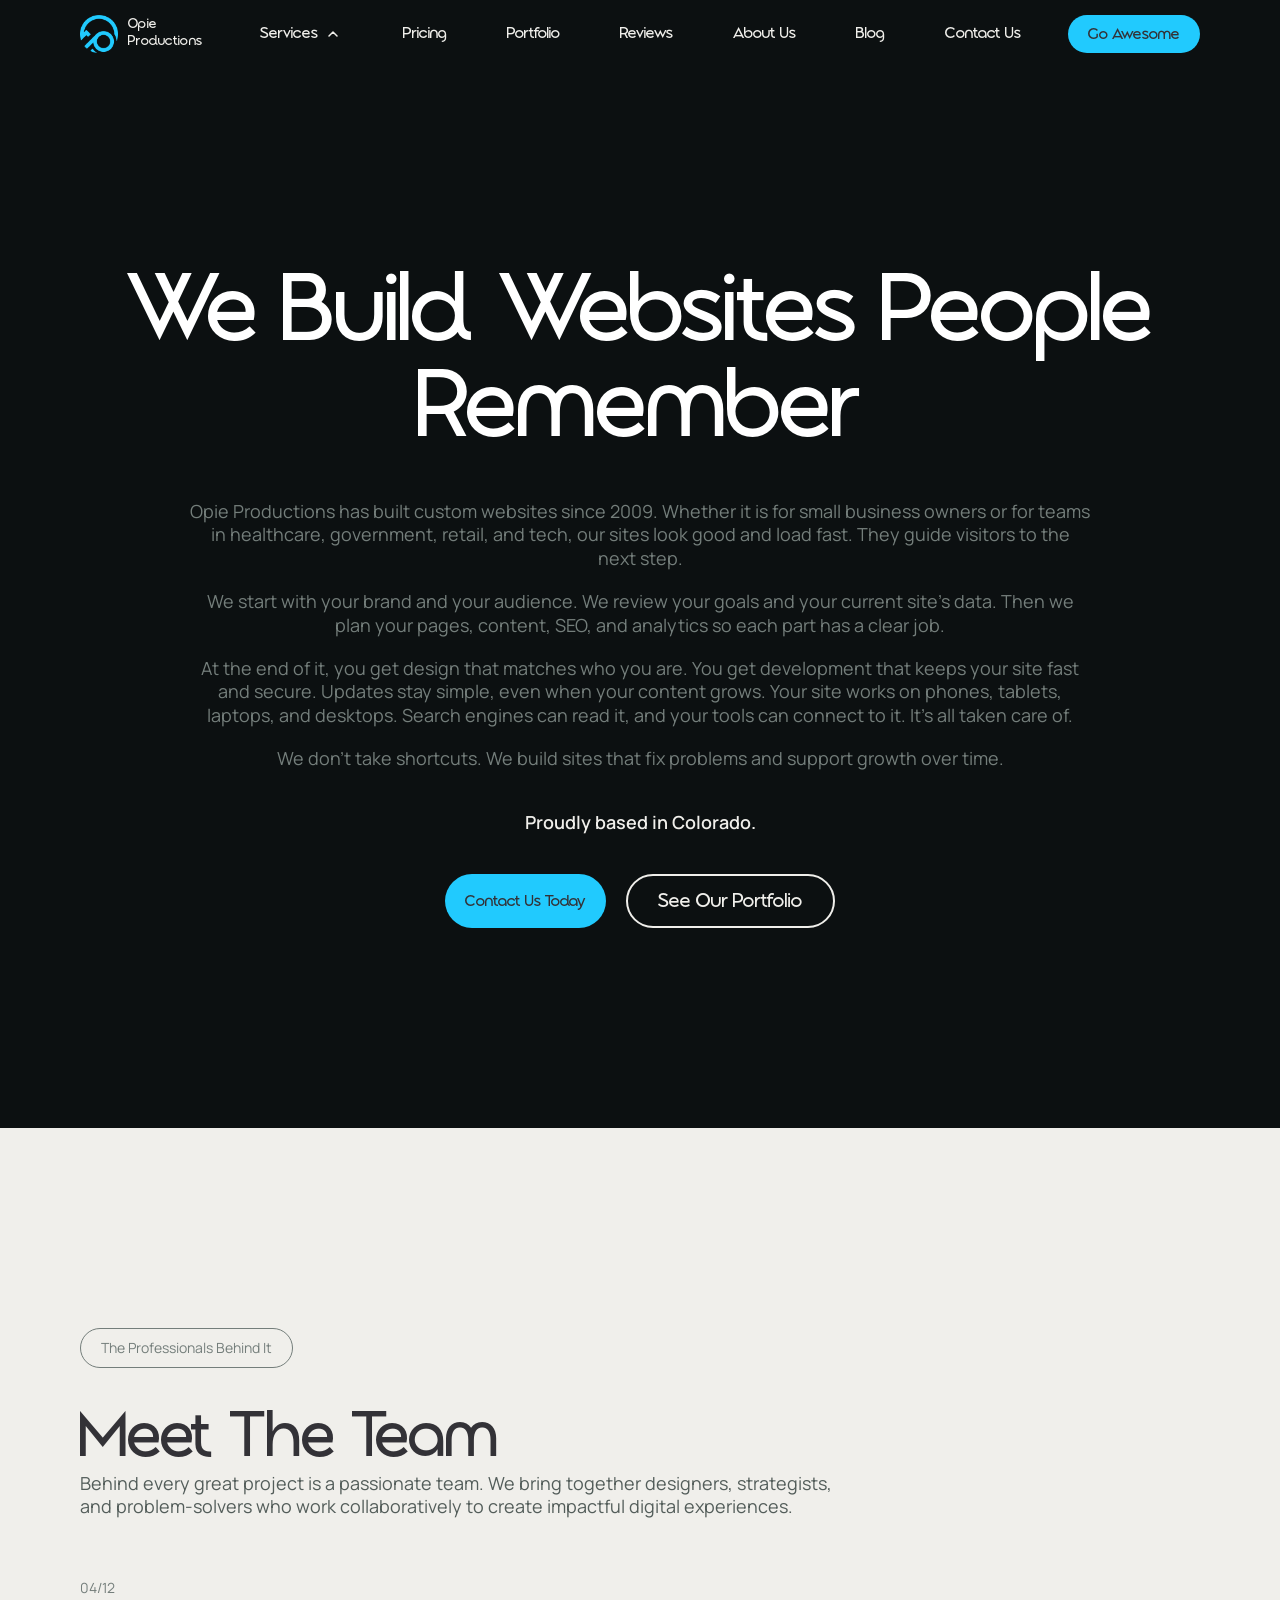
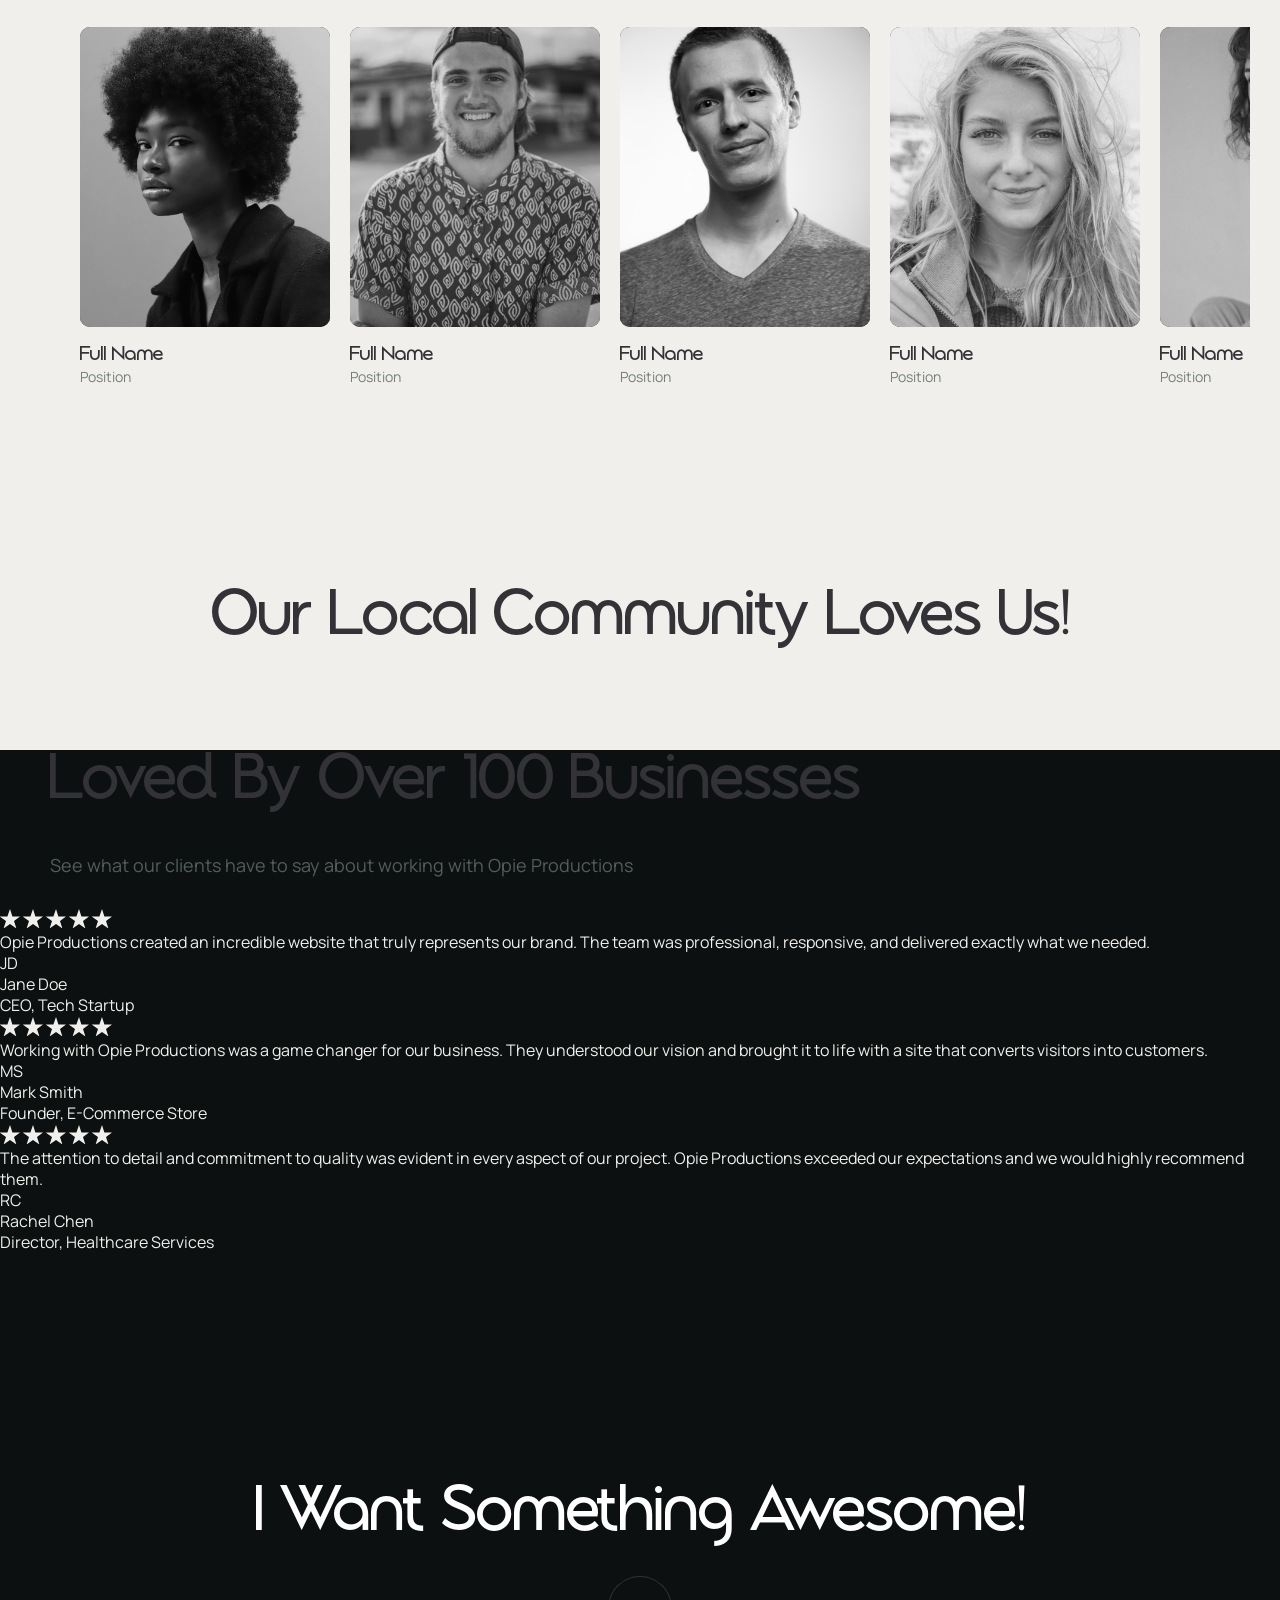
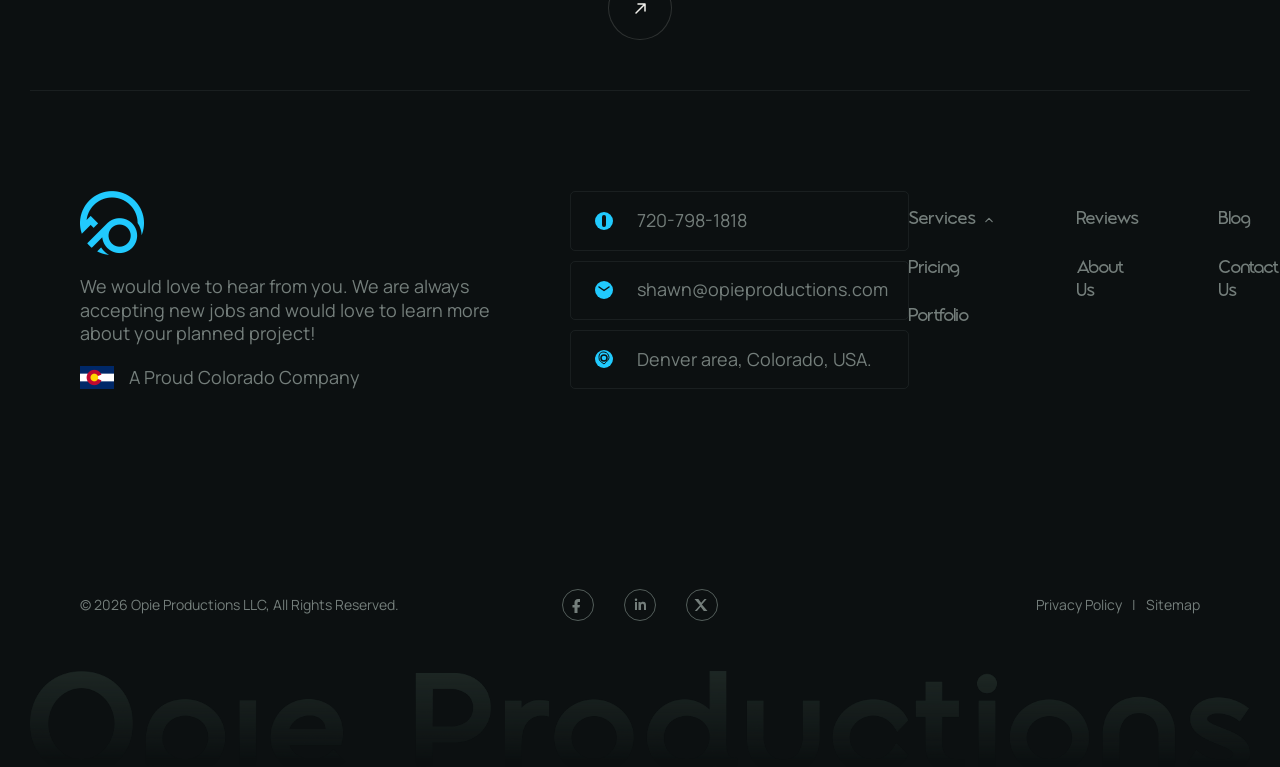
<file: about.html>
<!DOCTYPE html>
<html lang="en">
<head>
  <meta charset="UTF-8">
  <meta name="viewport" content="width=device-width, initial-scale=1.0">
  <title>About Us - Opie Productions</title>
  <link rel="preconnect" href="https://fonts.googleapis.com">
  <link rel="preconnect" href="https://fonts.gstatic.com" crossorigin>
  <link href="https://fonts.googleapis.com/css2?family=Manrope:wght@300;400;500;600;700&display=swap" rel="stylesheet">
  <link rel="icon" type="image/x-icon" href="favicon.ico">
  <link rel="icon" type="image/png" sizes="32x32" href="favicon-32x32.png">
  <link rel="apple-touch-icon" sizes="180x180" href="apple-touch-icon.png">
  <link rel="stylesheet" href="css/styles.css">
</head>
<body>

  <!-- ==================== NAV ==================== -->
  <nav class="nav">
    <div class="nav__left">
      <a href="index.html" class="nav__logo">
        <img src="images/footer-logo.png" alt="Opie Productions logo" class="nav__logo-icon" width="38" height="38">
        <span class="nav__logo-text">Opie<br>Productions</span>
      </a>
    </div>
    <div class="nav__links">
      <div class="nav__dropdown">
        <span>Services</span>
        <svg class="nav__dropdown-arrow" width="20" height="20" viewBox="0 0 20 20" fill="none"><path d="M6 12l4-4 4 4" stroke="#f0efeb" stroke-width="1.5" stroke-linecap="round" stroke-linejoin="round"/></svg>
        <div class="nav__dropdown-menu">
          <a href="web-design.html" class="nav__dropdown-item">Web Design</a>
          <a href="web-dev.html" class="nav__dropdown-item">Web Development</a>
          <a href="seo.html" class="nav__dropdown-item">SEO</a>
        </div>
      </div>
      <a href="pricing.html">Pricing</a>
      <a href="portfolio.html">Portfolio</a>
      <a href="index.html#reviews">Reviews</a>
      <a href="about.html">About Us</a>
      <a href="#">Blog</a>
      <a href="#">Contact Us</a>
    </div>
    <div class="nav__right">
      <a href="#" class="btn btn--cyan">Go Awesome</a>
    </div>
  </nav>

  <!-- ==================== HERO ==================== -->
  <section class="about-hero">
    <h1 class="about-hero__heading">We build websites people remember</h1>
    <div class="about-hero__body">
      <p>Opie Productions has built custom websites since 2009. Whether it is for small business owners or for teams in healthcare, government, retail, and tech, our sites look good and load fast. They guide visitors to the next step.</p>
      <p>We start with your brand and your audience. We review your goals and your current site's data. Then we plan your pages, content, SEO, and analytics so each part has a clear job.</p>
      <p>At the end of it, you get design that matches who you are. You get development that keeps your site fast and secure. Updates stay simple, even when your content grows. Your site works on phones, tablets, laptops, and desktops. Search engines can read it, and your tools can connect to it. It's all taken care of.</p>
      <p>We don't take shortcuts. We build sites that fix problems and support growth over time.</p>
    </div>
    <p class="about-hero__colorado">Proudly based in Colorado.</p>
    <div class="about-hero__buttons">
      <a href="#" class="btn btn--cyan">Contact us today</a>
      <a href="portfolio.html" class="btn btn--outline">See Our Portfolio</a>
    </div>
  </section>

  <!-- ==================== MEET THE TEAM ==================== -->
  <section class="about-team">
    <div class="about-team__header">
      <div class="about-team__badge">The Professionals Behind It</div>
      <div>
        <h2 class="about-team__title">Meet The team</h2>
        <p class="about-team__subtitle">Behind every great project is a passionate team. We bring together designers, strategists, and problem-solvers who work collaboratively to create impactful digital experiences.</p>
      </div>
    </div>
    <div class="about-team__counter">04/12</div>
    <div class="about-team__grid">
      <div class="about-team__card">
        <div class="about-team__card-img"><img src="images/about-team-1.png" alt="Team member" loading="lazy"></div>
        <div class="about-team__card-name">Full Name</div>
        <div class="about-team__card-role">Position</div>
      </div>
      <div class="about-team__card">
        <div class="about-team__card-img"><img src="images/about-team-2.png" alt="Team member" loading="lazy"></div>
        <div class="about-team__card-name">Full Name</div>
        <div class="about-team__card-role">Position</div>
      </div>
      <div class="about-team__card">
        <div class="about-team__card-img"><img src="images/about-team-3.png" alt="Team member" loading="lazy"></div>
        <div class="about-team__card-name">Full Name</div>
        <div class="about-team__card-role">Position</div>
      </div>
      <div class="about-team__card">
        <div class="about-team__card-img"><img src="images/about-team-4.png" alt="Team member" loading="lazy"></div>
        <div class="about-team__card-name">Full Name</div>
        <div class="about-team__card-role">Position</div>
      </div>
      <div class="about-team__card">
        <div class="about-team__card-img"><img src="images/about-team-5.png" alt="Team member" loading="lazy"></div>
        <div class="about-team__card-name">Full Name</div>
        <div class="about-team__card-role">Position</div>
      </div>
    </div>
  </section>

  <!-- ==================== AWARDS ==================== -->
  <section class="about-awards">
    <h2 class="about-awards__title">Our Local Community Loves Us!</h2>
  </section>

  <!-- ==================== REVIEWS ==================== -->
  <section class="reviews" id="reviews">
    <div class="reviews__inner">
      <div class="reviews__header">
        <h2 class="reviews__title">Loved by over 100 businesses</h2>
        <p class="reviews__subtitle">See what our clients have to say about working with Opie Productions</p>
      </div>
      <div class="reviews__grid">
        <div class="reviews__card">
          <div class="reviews__stars">
            <svg width="20" height="20" viewBox="0 0 20 20" fill="none"><path d="M10 1l2.4 7.4h7.8L14 13.1l2.4 7.4-6.4-4.6-6.4 4.6 2.4-7.4-6.4-4.7h7.8L10 1z" fill="#f0efeb"/></svg>
            <svg width="20" height="20" viewBox="0 0 20 20" fill="none"><path d="M10 1l2.4 7.4h7.8L14 13.1l2.4 7.4-6.4-4.6-6.4 4.6 2.4-7.4-6.4-4.7h7.8L10 1z" fill="#f0efeb"/></svg>
            <svg width="20" height="20" viewBox="0 0 20 20" fill="none"><path d="M10 1l2.4 7.4h7.8L14 13.1l2.4 7.4-6.4-4.6-6.4 4.6 2.4-7.4-6.4-4.7h7.8L10 1z" fill="#f0efeb"/></svg>
            <svg width="20" height="20" viewBox="0 0 20 20" fill="none"><path d="M10 1l2.4 7.4h7.8L14 13.1l2.4 7.4-6.4-4.6-6.4 4.6 2.4-7.4-6.4-4.7h7.8L10 1z" fill="#f0efeb"/></svg>
            <svg width="20" height="20" viewBox="0 0 20 20" fill="none"><path d="M10 1l2.4 7.4h7.8L14 13.1l2.4 7.4-6.4-4.6-6.4 4.6 2.4-7.4-6.4-4.7h7.8L10 1z" fill="#f0efeb"/></svg>
          </div>
          <p class="reviews__text">Opie Productions created an incredible website that truly represents our brand. The team was professional, responsive, and delivered exactly what we needed.</p>
          <div class="reviews__author">
            <div class="reviews__avatar">JD</div>
            <div class="reviews__author-info">
              <p class="reviews__author-name">Jane Doe</p>
              <p class="reviews__author-company">CEO, Tech Startup</p>
            </div>
          </div>
        </div>
        <div class="reviews__card">
          <div class="reviews__stars">
            <svg width="20" height="20" viewBox="0 0 20 20" fill="none"><path d="M10 1l2.4 7.4h7.8L14 13.1l2.4 7.4-6.4-4.6-6.4 4.6 2.4-7.4-6.4-4.7h7.8L10 1z" fill="#f0efeb"/></svg>
            <svg width="20" height="20" viewBox="0 0 20 20" fill="none"><path d="M10 1l2.4 7.4h7.8L14 13.1l2.4 7.4-6.4-4.6-6.4 4.6 2.4-7.4-6.4-4.7h7.8L10 1z" fill="#f0efeb"/></svg>
            <svg width="20" height="20" viewBox="0 0 20 20" fill="none"><path d="M10 1l2.4 7.4h7.8L14 13.1l2.4 7.4-6.4-4.6-6.4 4.6 2.4-7.4-6.4-4.7h7.8L10 1z" fill="#f0efeb"/></svg>
            <svg width="20" height="20" viewBox="0 0 20 20" fill="none"><path d="M10 1l2.4 7.4h7.8L14 13.1l2.4 7.4-6.4-4.6-6.4 4.6 2.4-7.4-6.4-4.7h7.8L10 1z" fill="#f0efeb"/></svg>
            <svg width="20" height="20" viewBox="0 0 20 20" fill="none"><path d="M10 1l2.4 7.4h7.8L14 13.1l2.4 7.4-6.4-4.6-6.4 4.6 2.4-7.4-6.4-4.7h7.8L10 1z" fill="#f0efeb"/></svg>
          </div>
          <p class="reviews__text">Working with Opie Productions was a game changer for our business. They understood our vision and brought it to life with a site that converts visitors into customers.</p>
          <div class="reviews__author">
            <div class="reviews__avatar">MS</div>
            <div class="reviews__author-info">
              <p class="reviews__author-name">Mark Smith</p>
              <p class="reviews__author-company">Founder, E-Commerce Store</p>
            </div>
          </div>
        </div>
        <div class="reviews__card">
          <div class="reviews__stars">
            <svg width="20" height="20" viewBox="0 0 20 20" fill="none"><path d="M10 1l2.4 7.4h7.8L14 13.1l2.4 7.4-6.4-4.6-6.4 4.6 2.4-7.4-6.4-4.7h7.8L10 1z" fill="#f0efeb"/></svg>
            <svg width="20" height="20" viewBox="0 0 20 20" fill="none"><path d="M10 1l2.4 7.4h7.8L14 13.1l2.4 7.4-6.4-4.6-6.4 4.6 2.4-7.4-6.4-4.7h7.8L10 1z" fill="#f0efeb"/></svg>
            <svg width="20" height="20" viewBox="0 0 20 20" fill="none"><path d="M10 1l2.4 7.4h7.8L14 13.1l2.4 7.4-6.4-4.6-6.4 4.6 2.4-7.4-6.4-4.7h7.8L10 1z" fill="#f0efeb"/></svg>
            <svg width="20" height="20" viewBox="0 0 20 20" fill="none"><path d="M10 1l2.4 7.4h7.8L14 13.1l2.4 7.4-6.4-4.6-6.4 4.6 2.4-7.4-6.4-4.7h7.8L10 1z" fill="#f0efeb"/></svg>
            <svg width="20" height="20" viewBox="0 0 20 20" fill="none"><path d="M10 1l2.4 7.4h7.8L14 13.1l2.4 7.4-6.4-4.6-6.4 4.6 2.4-7.4-6.4-4.7h7.8L10 1z" fill="#f0efeb"/></svg>
          </div>
          <p class="reviews__text">The attention to detail and commitment to quality was evident in every aspect of our project. Opie Productions exceeded our expectations and we would highly recommend them.</p>
          <div class="reviews__author">
            <div class="reviews__avatar">RC</div>
            <div class="reviews__author-info">
              <p class="reviews__author-name">Rachel Chen</p>
              <p class="reviews__author-company">Director, Healthcare Services</p>
            </div>
          </div>
        </div>
      </div>
    </div>
  </section>

  <!-- ==================== FOOTER ==================== -->
  <footer class="footer">
    <div class="footer__cta">
      <h2 class="footer__cta-heading">I Want Something Awesome!</h2>
      <button class="arrow-btn-lg arrow-btn-lg--dark">
        <svg width="17" height="17" viewBox="0 0 17 17" fill="none"><path d="M4 13L13 4M13 4H6M13 4v7" stroke="#f0efeb" stroke-width="1.5" stroke-linecap="round" stroke-linejoin="round"/></svg>
      </button>
    </div>
    <div class="footer__divider"></div>
    <div class="footer__content">
      <div class="footer__left">
        <div class="footer__about">
          <div class="footer__logo">
            <img src="images/footer-logo.png" alt="Opie Productions" class="footer__logo-img">
          </div>
          <p class="footer__description">We would love to hear from you.  We are always accepting new jobs and would love to learn more about your planned project!</p>
          <div class="footer__colorado">
            <img src="images/colorado-flag.png" alt="Colorado flag" class="footer__flag">
            <span>A Proud Colorado Company</span>
          </div>
        </div>
        <div class="footer__contact">
          <div class="footer__contact-item">
            <div class="footer__contact-icon">
              <svg width="18" height="18" viewBox="0 0 18 18" fill="none"><rect width="18" height="18" rx="9" fill="#21cafe"/><rect x="7" y="3" width="4" height="12" rx="2" fill="#0c1011"/></svg>
            </div>
            <span>720-798-1818</span>
          </div>
          <div class="footer__contact-item">
            <div class="footer__contact-icon">
              <svg width="18" height="18" viewBox="0 0 18 18" fill="none"><rect width="18" height="18" rx="9" fill="#21cafe"/><path d="M4 6l5 3.5L14 6" stroke="#0c1011" stroke-width="1.5" stroke-linecap="round" stroke-linejoin="round"/></svg>
            </div>
            <span>shawn@opieproductions.com</span>
          </div>
          <div class="footer__contact-item">
            <div class="footer__contact-icon">
              <svg width="18" height="18" viewBox="0 0 18 18" fill="none"><rect width="18" height="18" rx="9" fill="#21cafe"/><circle cx="9" cy="8" r="3" stroke="#0c1011" stroke-width="1.5"/><path d="M9 14c3-2.5 5-4.5 5-6.5S12.5 2 9 2 4 3.5 4 7.5s2 4 5 6.5z" stroke="#0c1011" stroke-width="1" fill="none"/></svg>
            </div>
            <span>Denver area, Colorado, USA.</span>
          </div>
        </div>
      </div>
      <div class="footer__nav">
        <div class="footer__nav-col">
          <a href="#" class="footer__nav-link">Services <svg width="16" height="16" viewBox="0 0 20 20" fill="none"><path d="M6 12l4-4 4 4" stroke="#747e7b" stroke-width="1.5" stroke-linecap="round" stroke-linejoin="round"/></svg></a>
          <a href="pricing.html" class="footer__nav-link">Pricing</a>
          <a href="portfolio.html" class="footer__nav-link">Portfolio</a>
        </div>
        <div class="footer__nav-col">
          <a href="index.html#reviews" class="footer__nav-link">Reviews</a>
          <a href="about.html" class="footer__nav-link">About Us</a>
        </div>
        <div class="footer__nav-col">
          <a href="#" class="footer__nav-link">Blog</a>
          <a href="#" class="footer__nav-link">Contact Us</a>
        </div>
      </div>
    </div>
    <div class="footer__bottom">
      <div class="footer__bottom-bar">
        <p>&copy; 2026 Opie Productions LLC, All Rights Reserved.</p>
        <div class="footer__socials">
          <a href="#" class="footer__social" aria-label="Facebook">
            <svg width="32" height="32" viewBox="0 0 32 32" fill="none"><circle cx="16" cy="16" r="15.5" stroke="#535d5a"/><path d="M18 13h-1.5c-.5 0-1 .5-1 1v2h2.5l-.5 2.5H15.5V24h-3v-5.5h-2V16h2v-2.5c0-2 1.5-3.5 3.5-3.5H18v3z" fill="#747e7b"/></svg>
          </a>
          <a href="#" class="footer__social" aria-label="LinkedIn">
            <svg width="32" height="32" viewBox="0 0 32 32" fill="none"><circle cx="16" cy="16" r="15.5" stroke="#535d5a"/><path d="M11 13h2v8h-2v-8zm1-3.5a1.25 1.25 0 110 2.5 1.25 1.25 0 010-2.5zM14.5 13h2v1.1c.3-.6 1.2-1.3 2.5-1.3 2.5 0 3 1.6 3 3.7V21h-2v-4c0-1-.2-2.2-1.5-2.2S17 16 17 17v4h-2.5v-8z" fill="#747e7b"/></svg>
          </a>
          <a href="#" class="footer__social" aria-label="X / Twitter">
            <svg width="32" height="32" viewBox="0 0 32 32" fill="none"><circle cx="16" cy="16" r="15.5" stroke="#535d5a"/><path d="M18.5 10h2.2l-4.8 5.5L21.5 22h-3.7l-3.2-4.2L11 22H8.8l5.1-5.8L8.5 10h3.8l2.9 3.8L18.5 10z" fill="#747e7b"/></svg>
          </a>
        </div>
        <div class="footer__legal">
          <a href="#">Privacy Policy</a>
          <span>|</span>
          <a href="#">Sitemap</a>
        </div>
      </div>
      <div class="footer__brand">
        <img src="images/footer-brand.png" alt="Opie Productions" class="footer__brand-img">
      </div>
    </div>
  </footer>

  <script src="js/script.js"></script>
</body>
</html>
</file>
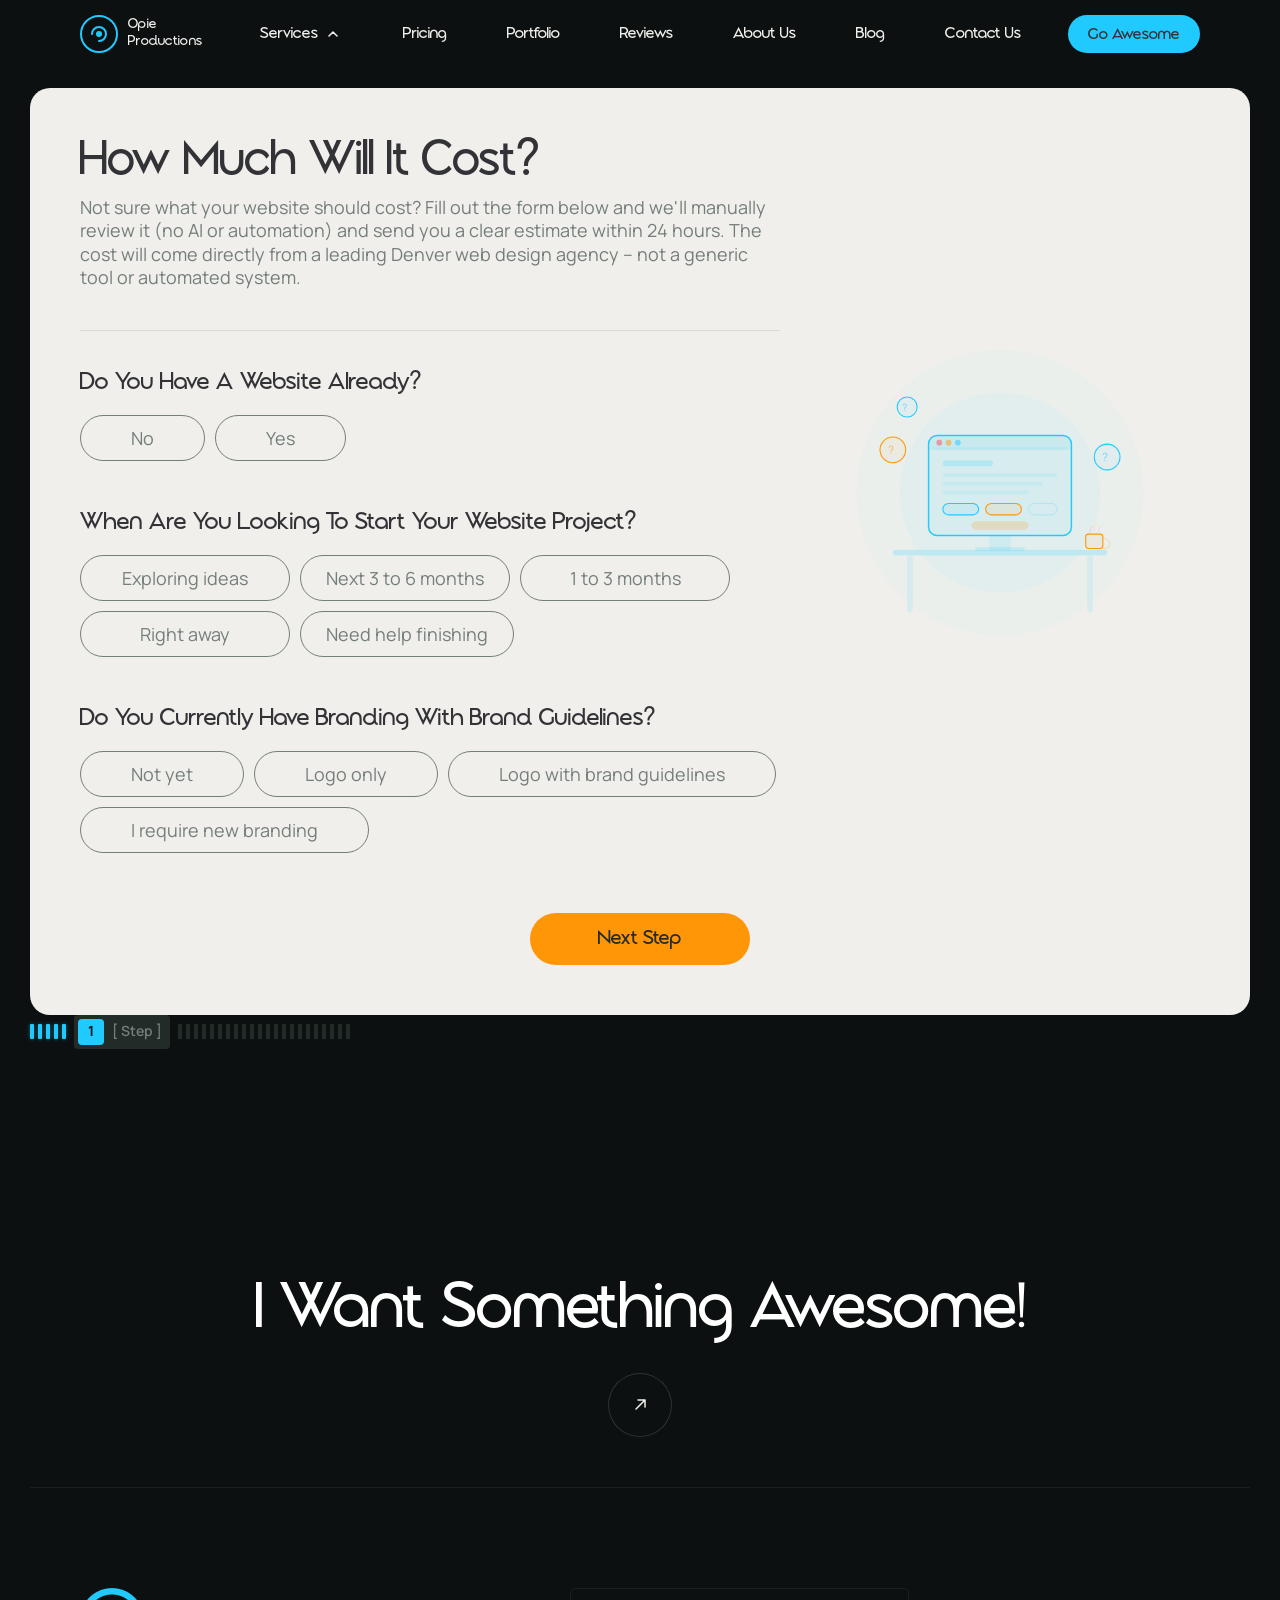
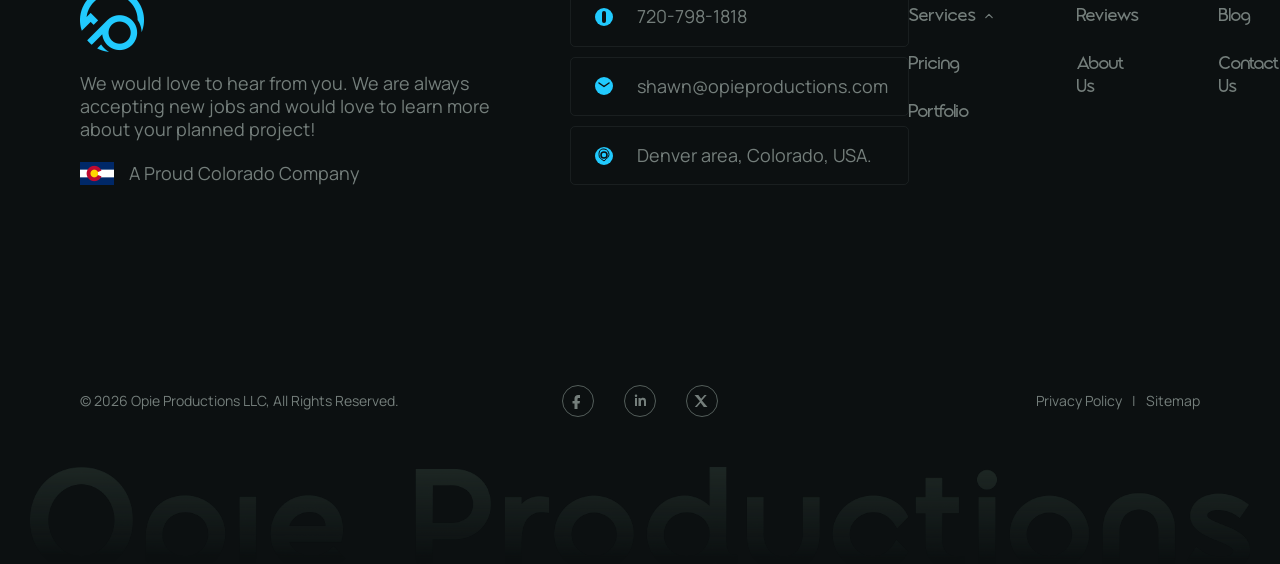
<file: pricing.html>
<!DOCTYPE html>
<html lang="en">
<head>
  <meta charset="UTF-8">
  <meta name="viewport" content="width=device-width, initial-scale=1.0">
  <title>Pricing - Opie Productions</title>
  <link rel="preconnect" href="https://fonts.googleapis.com">
  <link rel="preconnect" href="https://fonts.gstatic.com" crossorigin>
  <link href="https://fonts.googleapis.com/css2?family=Manrope:wght@300;400;500;600;700&display=swap" rel="stylesheet">
  <link rel="stylesheet" href="css/styles.css">
</head>
<body>

  <!-- ==================== NAV ==================== -->
  <nav class="nav">
    <div class="nav__left">
      <a href="index.html" class="nav__logo">
        <svg class="nav__logo-icon" width="38" height="38" viewBox="0 0 38 38" fill="none" xmlns="http://www.w3.org/2000/svg">
          <circle cx="19" cy="19" r="18" stroke="#21cafe" stroke-width="2"/>
          <path d="M12 19c0-3.866 3.134-7 7-7s7 3.134 7 7-3.134 7-7 7" stroke="#21cafe" stroke-width="2" stroke-linecap="round"/>
          <circle cx="19" cy="19" r="3" fill="#21cafe"/>
        </svg>
        <span class="nav__logo-text">Opie<br>Productions</span>
      </a>
    </div>
    <div class="nav__links">
      <div class="nav__dropdown">
        <span>Services</span>
        <svg width="20" height="20" viewBox="0 0 20 20" fill="none"><path d="M6 12l4-4 4 4" stroke="#f0efeb" stroke-width="1.5" stroke-linecap="round" stroke-linejoin="round"/></svg>
      </div>
      <a href="pricing.html">Pricing</a>
      <a href="portfolio.html">Portfolio</a>
      <a href="index.html#reviews">Reviews</a>
      <a href="about.html">About Us</a>
      <a href="#">Blog</a>
      <a href="#">Contact Us</a>
    </div>
    <div class="nav__right">
      <a href="#" class="btn btn--cyan">Go Awesome</a>
    </div>
  </nav>

  <!-- ==================== PRICING QUIZ ==================== -->
  <section class="pricing-quiz">
    <div class="pricing-quiz__card">
      <div class="pricing-quiz__layout">
        <!-- Left: Questions -->
        <div class="pricing-quiz__left">
          <div class="pricing-quiz__header">
            <h1 class="pricing-quiz__heading">How Much Will It Cost?</h1>
            <p class="pricing-quiz__subtext">Not sure what your website should cost? Fill out the form below and we'll manually review it (no AI or automation) and send you a clear estimate within 24 hours. The cost will come directly from a leading Denver web design agency – not a generic tool or automated system.</p>
          </div>
          <div class="pricing-quiz__divider"></div>

          <!-- ===== STEP 1 ===== -->
          <div class="pricing-quiz__step" data-step="1">
            <div class="pricing-quiz__questions">
              <!-- Question 1 -->
              <div class="pricing-quiz__question-group">
                <h2 class="pricing-quiz__question">Do You Have A Website Already?</h2>
                <div class="pricing-quiz__pills">
                  <button class="pricing-quiz__pill" data-group="website">No</button>
                  <button class="pricing-quiz__pill" data-group="website">Yes</button>
                </div>
                <div class="pricing-quiz__domain-input" style="display:none;">
                  <input type="text" class="pricing-quiz__input" placeholder="Enter your website domain here" />
                </div>
              </div>

              <!-- Question 2 -->
              <div class="pricing-quiz__question-group">
                <h2 class="pricing-quiz__question">When Are You Looking To Start Your Website Project?</h2>
                <div class="pricing-quiz__pills">
                  <button class="pricing-quiz__pill pricing-quiz__pill--wide" data-group="timeline">Exploring ideas</button>
                  <button class="pricing-quiz__pill pricing-quiz__pill--wide" data-group="timeline">Next 3 to 6 months</button>
                  <button class="pricing-quiz__pill pricing-quiz__pill--wide" data-group="timeline">1 to 3 months</button>
                  <button class="pricing-quiz__pill pricing-quiz__pill--wide" data-group="timeline">Right away</button>
                  <button class="pricing-quiz__pill pricing-quiz__pill--wide" data-group="timeline">Need help finishing</button>
                </div>
              </div>

              <!-- Question 3 -->
              <div class="pricing-quiz__question-group">
                <h2 class="pricing-quiz__question">Do You Currently Have Branding With Brand Guidelines?</h2>
                <div class="pricing-quiz__pills">
                  <button class="pricing-quiz__pill" data-group="branding">Not yet</button>
                  <button class="pricing-quiz__pill" data-group="branding">Logo only</button>
                  <button class="pricing-quiz__pill" data-group="branding">Logo with brand guidelines</button>
                  <button class="pricing-quiz__pill" data-group="branding">I require new branding</button>
                </div>
              </div>
            </div>
          </div>

          <!-- ===== STEP 2 ===== -->
          <div class="pricing-quiz__step" data-step="2" style="display:none;">
            <div class="pricing-quiz__header">
              <h1 class="pricing-quiz__heading">Site Type</h1>
              <p class="pricing-quiz__subtext">Please select what best describes your requirements:</p>
            </div>
            <div class="pricing-quiz__divider"></div>
            <div class="pricing-quiz__site-types">
              <button class="pricing-quiz__site-card" data-group="sitetype">
                <div class="pricing-quiz__site-icon">
                  <svg width="40" height="40" viewBox="0 0 40 40" fill="none" xmlns="http://www.w3.org/2000/svg">
                    <rect x="6" y="10" width="28" height="20" rx="3" stroke="#ff9608" stroke-width="2" fill="none"/>
                    <line x1="6" y1="16" x2="34" y2="16" stroke="#ff9608" stroke-width="2"/>
                    <rect x="10" y="20" width="8" height="2" rx="1" fill="#ff9608"/>
                    <rect x="10" y="24" width="12" height="2" rx="1" fill="#ff9608"/>
                  </svg>
                </div>
                <h3 class="pricing-quiz__site-title">Brochure Website</h3>
                <p class="pricing-quiz__site-desc">Personal sites and small businesses</p>
              </button>
              <button class="pricing-quiz__site-card" data-group="sitetype">
                <div class="pricing-quiz__site-icon">
                  <svg width="40" height="40" viewBox="0 0 40 40" fill="none" xmlns="http://www.w3.org/2000/svg">
                    <rect x="6" y="10" width="28" height="20" rx="3" stroke="#ff9608" stroke-width="2" fill="none"/>
                    <path d="M18 18l4 2-4 2v-4z" fill="#ff9608"/>
                    <line x1="6" y1="16" x2="34" y2="16" stroke="#ff9608" stroke-width="2"/>
                  </svg>
                </div>
                <h3 class="pricing-quiz__site-title">Interactive Website</h3>
                <p class="pricing-quiz__site-desc">Engaging and interactive experiences</p>
              </button>
              <button class="pricing-quiz__site-card" data-group="sitetype">
                <div class="pricing-quiz__site-icon">
                  <svg width="40" height="40" viewBox="0 0 40 40" fill="none" xmlns="http://www.w3.org/2000/svg">
                    <rect x="8" y="12" width="24" height="18" rx="2" stroke="#ff9608" stroke-width="2" fill="none"/>
                    <path d="M14 22h12M14 26h8" stroke="#ff9608" stroke-width="2" stroke-linecap="round"/>
                    <circle cx="20" cy="17" r="2" stroke="#ff9608" stroke-width="1.5" fill="none"/>
                  </svg>
                </div>
                <h3 class="pricing-quiz__site-title">eCommerce Website</h3>
                <p class="pricing-quiz__site-desc">Online stores and product catalogs</p>
              </button>
              <button class="pricing-quiz__site-card" data-group="sitetype">
                <div class="pricing-quiz__site-icon">
                  <svg width="40" height="40" viewBox="0 0 40 40" fill="none" xmlns="http://www.w3.org/2000/svg">
                    <rect x="6" y="8" width="12" height="24" rx="2" stroke="#ff9608" stroke-width="2" fill="none"/>
                    <rect x="22" y="8" width="12" height="24" rx="2" stroke="#ff9608" stroke-width="2" fill="none"/>
                    <rect x="10" y="12" width="4" height="4" rx="1" fill="#ff9608"/>
                    <rect x="26" y="12" width="4" height="4" rx="1" fill="#ff9608"/>
                    <rect x="10" y="20" width="4" height="4" rx="1" fill="#ff9608"/>
                    <rect x="26" y="20" width="4" height="4" rx="1" fill="#ff9608"/>
                  </svg>
                </div>
                <h3 class="pricing-quiz__site-title">Enterprise Website</h3>
                <p class="pricing-quiz__site-desc">Large-scale corporate websites</p>
              </button>
            </div>
          </div>

          <!-- ===== STEP 3: Additional Functionality ===== -->
          <div class="pricing-quiz__step" data-step="3" style="display:none;">
            <div class="pricing-quiz__header">
              <h1 class="pricing-quiz__heading">Will The Site Require Any Additional Functionality?</h1>
              <p class="pricing-quiz__subtext">Please select any of the following additional functionality that you think you will require for your project.</p>
            </div>
            <div class="pricing-quiz__divider"></div>
            <div class="pricing-quiz__questions">
              <div class="pricing-quiz__question-group">
                <div class="pricing-quiz__pills pricing-quiz__pills--grid">
                  <button class="pricing-quiz__pill pricing-quiz__pill--grid pricing-quiz__pill--multi" data-group="functionality">None</button>
                  <button class="pricing-quiz__pill pricing-quiz__pill--grid pricing-quiz__pill--multi" data-group="functionality">API Integration</button>
                  <button class="pricing-quiz__pill pricing-quiz__pill--grid pricing-quiz__pill--multi" data-group="functionality">Blog</button>
                  <button class="pricing-quiz__pill pricing-quiz__pill--grid pricing-quiz__pill--multi" data-group="functionality">Booking System</button>
                  <button class="pricing-quiz__pill pricing-quiz__pill--grid pricing-quiz__pill--multi" data-group="functionality">CRM Integration</button>
                  <button class="pricing-quiz__pill pricing-quiz__pill--grid pricing-quiz__pill--multi" data-group="functionality">Ecommerce</button>
                  <button class="pricing-quiz__pill pricing-quiz__pill--grid pricing-quiz__pill--multi" data-group="functionality">Events System</button>
                  <button class="pricing-quiz__pill pricing-quiz__pill--grid pricing-quiz__pill--multi" data-group="functionality">Interactive Map</button>
                  <button class="pricing-quiz__pill pricing-quiz__pill--grid pricing-quiz__pill--multi" data-group="functionality">Multilingual</button>
                  <button class="pricing-quiz__pill pricing-quiz__pill--grid pricing-quiz__pill--multi" data-group="functionality">Newsletter</button>
                  <button class="pricing-quiz__pill pricing-quiz__pill--grid pricing-quiz__pill--multi" data-group="functionality">Online Forum</button>
                  <button class="pricing-quiz__pill pricing-quiz__pill--grid pricing-quiz__pill--multi" data-group="functionality">Quiz Logic</button>
                  <button class="pricing-quiz__pill pricing-quiz__pill--grid pricing-quiz__pill--multi" data-group="functionality">Site Search</button>
                  <button class="pricing-quiz__pill pricing-quiz__pill--grid pricing-quiz__pill--multi" data-group="functionality">Social Media</button>
                  <button class="pricing-quiz__pill pricing-quiz__pill--grid pricing-quiz__pill--multi" data-group="functionality">User Accounts</button>
                  <button class="pricing-quiz__pill pricing-quiz__pill--grid pricing-quiz__pill--multi" data-group="functionality">AI Chat Bot</button>
                </div>
              </div>
            </div>
          </div>

          <!-- ===== STEP 4: SEO, Pages & Copywriting ===== -->
          <div class="pricing-quiz__step" data-step="4" style="display:none;">
            <div class="pricing-quiz__questions">
              <div class="pricing-quiz__question-group">
                <h2 class="pricing-quiz__question">Are You Interested In SEO Or Marketing Campaigns?</h2>
                <div class="pricing-quiz__pills">
                  <button class="pricing-quiz__pill pricing-quiz__pill--wide" data-group="seo">What is SEO?</button>
                  <button class="pricing-quiz__pill" data-group="seo">Yes</button>
                  <button class="pricing-quiz__pill" data-group="seo">No</button>
                </div>
              </div>

              <div class="pricing-quiz__question-group">
                <h2 class="pricing-quiz__question">Number Of Webpages Required</h2>
                <div class="pricing-quiz__pills">
                  <button class="pricing-quiz__pill" data-group="pages">Up to 5</button>
                  <button class="pricing-quiz__pill" data-group="pages">Up to 10</button>
                  <button class="pricing-quiz__pill" data-group="pages">Up to 20</button>
                  <button class="pricing-quiz__pill" data-group="pages">Up to 50</button>
                  <button class="pricing-quiz__pill" data-group="pages">Up to 100</button>
                </div>
              </div>

              <div class="pricing-quiz__question-group">
                <h2 class="pricing-quiz__question">Would You Like Copywriting?</h2>
                <div class="pricing-quiz__pills">
                  <button class="pricing-quiz__pill pricing-quiz__pill--wide" data-group="copywriting">I have my own copy</button>
                  <button class="pricing-quiz__pill pricing-quiz__pill--wide" data-group="copywriting">Same content as my current site</button>
                  <button class="pricing-quiz__pill pricing-quiz__pill--wide" data-group="copywriting">I require new copy</button>
                  <button class="pricing-quiz__pill pricing-quiz__pill--wide" data-group="copywriting">What is copywriting?</button>
                </div>
              </div>
            </div>
          </div>

          <!-- ===== STEP 5: Final Details ===== -->
          <div class="pricing-quiz__step" data-step="5" style="display:none;">
            <div class="pricing-quiz__header">
              <h1 class="pricing-quiz__heading">Final Details</h1>
            </div>
            <div class="pricing-quiz__divider"></div>
            <div class="pricing-quiz__final-layout">
              <!-- Left: remaining questions -->
              <div class="pricing-quiz__final-left">
                <div class="pricing-quiz__questions">
                  <div class="pricing-quiz__question-group">
                    <h2 class="pricing-quiz__question">Do You Have A Budget Allocated?</h2>
                    <div class="pricing-quiz__pills">
                      <button class="pricing-quiz__pill" data-group="budget">Not yet</button>
                      <button class="pricing-quiz__pill" data-group="budget">$6K – $10K</button>
                      <button class="pricing-quiz__pill" data-group="budget">$10K – $15K</button>
                      <button class="pricing-quiz__pill" data-group="budget">$15K – $20K</button>
                      <button class="pricing-quiz__pill" data-group="budget">$20K – $30K</button>
                      <button class="pricing-quiz__pill" data-group="budget">$30K+</button>
                      <button class="pricing-quiz__pill" data-group="budget">Other</button>
                    </div>
                  </div>

                  <div class="pricing-quiz__question-group">
                    <h2 class="pricing-quiz__question">Fast Track Your Project?</h2>
                    <p class="pricing-quiz__question-sub">Speed things up with agile delivery and extra resources. Finish up to 50% faster for an added fee.</p>
                    <div class="pricing-quiz__pills">
                      <button class="pricing-quiz__pill" data-group="fasttrack">Not yet</button>
                      <button class="pricing-quiz__pill" data-group="fasttrack">Yes</button>
                    </div>
                  </div>

                  <div class="pricing-quiz__question-group">
                    <h2 class="pricing-quiz__question">Have You Got A Cat At Home?</h2>
                    <p class="pricing-quiz__question-sub pricing-quiz__question-sub--heart">We love cats!</p>
                    <div class="pricing-quiz__pills">
                      <button class="pricing-quiz__pill" data-group="cat">Yes</button>
                      <button class="pricing-quiz__pill" data-group="cat">Sadly not</button>
                    </div>
                  </div>
                </div>
              </div>

              <!-- Right: contact form -->
              <div class="pricing-quiz__final-right">
                <p class="pricing-quiz__final-info">We need your details so a team member can review your information and email you an estimate. We don't use automation or AI, everything is reviewed manually, so please allow a little time for us to prepare and send it over.</p>

                <div class="pricing-quiz__form-fields">
                  <input type="text" class="pricing-quiz__input pricing-quiz__input--full" placeholder="What's your name? *" required />
                  <input type="email" class="pricing-quiz__input pricing-quiz__input--full" placeholder="Enter your Email *" required />
                  <textarea class="pricing-quiz__textarea" placeholder="Additional details" rows="5"></textarea>
                </div>

                <div class="pricing-quiz__question-group">
                  <p class="pricing-quiz__question-sub">Do you want us to call you to discuss your estimate?</p>
                  <div class="pricing-quiz__pills">
                    <button class="pricing-quiz__pill" data-group="callback">No</button>
                    <button class="pricing-quiz__pill" data-group="callback">Yes</button>
                  </div>
                </div>

                <p class="pricing-quiz__privacy">This form collects your contact information so that we can correspond with you. Check out our <a href="#">privacy policy</a> for more information.</p>
              </div>
            </div>
          </div>

        </div>

        <!-- Right: Step Illustrations -->
        <div class="pricing-quiz__right">
          <!-- Step 1: Person at desk planning -->
          <div class="pricing-quiz__illustration" data-illus="1">
            <svg viewBox="0 0 420 520" fill="none" xmlns="http://www.w3.org/2000/svg">
              <!-- Background circles -->
              <circle cx="210" cy="260" r="200" fill="rgba(33,202,254,0.03)" class="illus-pulse-slow"/>
              <circle cx="210" cy="260" r="140" fill="rgba(33,202,254,0.04)"/>
              <!-- Desk -->
              <rect x="60" y="340" width="300" height="8" rx="4" fill="#21cafe" opacity="0.2"/>
              <rect x="80" y="348" width="8" height="80" rx="4" fill="#21cafe" opacity="0.1"/>
              <rect x="332" y="348" width="8" height="80" rx="4" fill="#21cafe" opacity="0.1"/>
              <!-- Monitor -->
              <rect class="illus-float" x="110" y="180" width="200" height="140" rx="12" stroke="#21cafe" stroke-width="2" fill="rgba(33,202,254,0.06)"/>
              <rect x="110" y="180" width="200" height="20" rx="12" fill="rgba(33,202,254,0.08)"/>
              <rect x="110" y="196" width="200" height="4" fill="rgba(33,202,254,0.08)"/>
              <circle cx="125" cy="190" r="4" fill="#ff4757" opacity="0.5"/>
              <circle cx="138" cy="190" r="4" fill="#ff9608" opacity="0.5"/>
              <circle cx="151" cy="190" r="4" fill="#21cafe" opacity="0.5"/>
              <!-- Screen content -->
              <rect x="130" y="215" width="70" height="8" rx="4" fill="rgba(33,202,254,0.2)" class="illus-line illus-line--1"/>
              <rect x="130" y="233" width="160" height="5" rx="2.5" fill="rgba(33,202,254,0.1)" class="illus-line illus-line--2"/>
              <rect x="130" y="245" width="140" height="5" rx="2.5" fill="rgba(33,202,254,0.1)" class="illus-line illus-line--3"/>
              <rect x="130" y="257" width="120" height="5" rx="2.5" fill="rgba(33,202,254,0.1)" class="illus-line illus-line--4"/>
              <!-- Pill buttons on screen -->
              <rect x="130" y="275" width="50" height="16" rx="8" stroke="#21cafe" stroke-width="1.5" fill="rgba(33,202,254,0.08)" class="illus-line illus-line--5"/>
              <rect x="190" y="275" width="50" height="16" rx="8" stroke="#ff9608" stroke-width="1.5" fill="rgba(255,150,8,0.08)" class="illus-line illus-line--6"/>
              <rect x="250" y="275" width="40" height="16" rx="8" stroke="#21cafe" stroke-width="1" fill="none" opacity="0.3"/>
              <!-- CTA on screen -->
              <rect x="170" y="300" width="80" height="12" rx="6" fill="#ff9608" opacity="0.2" class="illus-pulse-slow"/>
              <!-- Monitor stand -->
              <rect x="195" y="320" width="30" height="20" fill="rgba(33,202,254,0.1)"/>
              <rect x="175" y="336" width="70" height="6" rx="3" fill="rgba(33,202,254,0.15)"/>
              <!-- Floating elements -->
              <g class="illus-float-sm">
                <circle cx="60" cy="200" r="18" stroke="#ff9608" stroke-width="1.5" fill="rgba(255,150,8,0.05)"/>
                <text x="53" y="206" font-family="Manrope,sans-serif" font-size="16" fill="#ff9608" opacity="0.6">?</text>
              </g>
              <g class="illus-float-sm" style="animation-delay:0.8s">
                <circle cx="360" cy="210" r="18" stroke="#21cafe" stroke-width="1.5" fill="rgba(33,202,254,0.05)"/>
                <text x="353" y="216" font-family="Manrope,sans-serif" font-size="16" fill="#21cafe" opacity="0.6">?</text>
              </g>
              <g class="illus-float-sm" style="animation-delay:1.6s">
                <circle cx="80" cy="140" r="14" stroke="#21cafe" stroke-width="1.5" fill="rgba(33,202,254,0.05)"/>
                <text x="73" y="146" font-family="Manrope,sans-serif" font-size="14" fill="#21cafe" opacity="0.6">?</text>
              </g>
              <!-- Coffee cup -->
              <rect x="330" y="318" width="24" height="20" rx="4" stroke="#ff9608" stroke-width="1.5" fill="rgba(255,150,8,0.06)"/>
              <path d="M354 324c6 0 10 4 10 8s-4 6-10 6" stroke="#ff9608" stroke-width="1" fill="none" opacity="0.4"/>
              <path d="M336 315c0-4 2-6 4-8" stroke="#ff9608" stroke-width="1" stroke-linecap="round" opacity="0.3" class="illus-steam"/>
              <path d="M342 313c0-5 2-7 3-10" stroke="#ff9608" stroke-width="1" stroke-linecap="round" opacity="0.2" class="illus-steam" style="animation-delay:0.5s"/>
              <path d="M348 315c0-4 1-6 3-8" stroke="#ff9608" stroke-width="1" stroke-linecap="round" opacity="0.25" class="illus-steam" style="animation-delay:1s"/>
            </svg>
          </div>

          <!-- Step 2: Multiple device layouts -->
          <div class="pricing-quiz__illustration" data-illus="2" style="display:none;">
            <svg viewBox="0 0 420 520" fill="none" xmlns="http://www.w3.org/2000/svg">
              <!-- Background -->
              <circle cx="210" cy="260" r="200" fill="rgba(33,202,254,0.03)" class="illus-pulse-slow"/>
              <!-- Desktop browser -->
              <g class="illus-float">
                <rect x="55" y="100" width="250" height="180" rx="12" stroke="#21cafe" stroke-width="2" fill="rgba(33,202,254,0.05)"/>
                <rect x="55" y="100" width="250" height="28" rx="12" fill="rgba(33,202,254,0.08)"/>
                <rect x="55" y="124" width="250" height="4" fill="rgba(33,202,254,0.08)"/>
                <circle cx="72" cy="114" r="5" fill="#ff4757" opacity="0.5"/>
                <circle cx="86" cy="114" r="5" fill="#ff9608" opacity="0.5"/>
                <circle cx="100" cy="114" r="5" fill="#21cafe" opacity="0.5"/>
                <rect x="130" y="109" width="120" height="10" rx="5" fill="rgba(33,202,254,0.08)"/>
                <!-- Hero section -->
                <rect x="75" y="145" width="100" height="12" rx="6" fill="rgba(33,202,254,0.2)"/>
                <rect x="75" y="165" width="180" height="5" rx="2.5" fill="rgba(33,202,254,0.08)"/>
                <rect x="75" y="176" width="150" height="5" rx="2.5" fill="rgba(33,202,254,0.08)"/>
                <rect x="75" y="195" width="70" height="20" rx="10" fill="#ff9608" opacity="0.15"/>
                <!-- Image block -->
                <rect x="200" y="145" width="85" height="70" rx="6" fill="rgba(255,150,8,0.06)" stroke="#ff9608" stroke-width="1" opacity="0.4"/>
                <path d="M210 200l15-12 10 8 20-18 20 22" stroke="#ff9608" stroke-width="1" fill="none" opacity="0.3" stroke-linecap="round"/>
                <!-- Cards row -->
                <rect x="75" y="228" width="60" height="38" rx="4" stroke="#21cafe" stroke-width="1" fill="rgba(33,202,254,0.04)"/>
                <rect x="145" y="228" width="60" height="38" rx="4" stroke="#21cafe" stroke-width="1" fill="rgba(33,202,254,0.04)"/>
                <rect x="215" y="228" width="60" height="38" rx="4" stroke="#21cafe" stroke-width="1" fill="rgba(33,202,254,0.04)"/>
              </g>
              <!-- Tablet (offset right) -->
              <g class="illus-float-sm" style="animation-delay:0.4s">
                <rect x="270" y="220" width="120" height="170" rx="10" stroke="#ff9608" stroke-width="2" fill="rgba(255,150,8,0.04)"/>
                <rect x="280" y="235" width="100" height="8" rx="4" fill="rgba(255,150,8,0.15)"/>
                <rect x="280" y="253" width="80" height="4" rx="2" fill="rgba(255,150,8,0.08)"/>
                <rect x="280" y="263" width="90" height="4" rx="2" fill="rgba(255,150,8,0.08)"/>
                <rect x="280" y="280" width="100" height="50" rx="6" fill="rgba(255,150,8,0.06)"/>
                <rect x="280" y="340" width="100" height="30" rx="6" fill="rgba(255,150,8,0.04)" stroke="#ff9608" stroke-width="0.5" opacity="0.3"/>
                <circle cx="330" cy="380" r="4" stroke="#ff9608" stroke-width="1" fill="none" opacity="0.3"/>
              </g>
              <!-- Phone (offset left) -->
              <g class="illus-float-sm" style="animation-delay:0.8s">
                <rect x="30" y="300" width="80" height="140" rx="10" stroke="#21cafe" stroke-width="2" fill="rgba(33,202,254,0.05)"/>
                <rect x="55" y="308" width="30" height="4" rx="2" fill="rgba(33,202,254,0.15)"/>
                <rect x="40" y="322" width="60" height="6" rx="3" fill="rgba(33,202,254,0.15)"/>
                <rect x="40" y="335" width="50" height="3" rx="1.5" fill="rgba(33,202,254,0.08)"/>
                <rect x="40" y="342" width="55" height="3" rx="1.5" fill="rgba(33,202,254,0.08)"/>
                <rect x="40" y="355" width="60" height="40" rx="4" fill="rgba(33,202,254,0.06)"/>
                <rect x="40" y="405" width="60" height="16" rx="8" fill="#ff9608" opacity="0.12"/>
                <circle cx="70" cy="430" r="3" stroke="#21cafe" stroke-width="1" fill="none" opacity="0.3"/>
              </g>
              <!-- Responsive arrows -->
              <path d="M160 295l30 25" stroke="#21cafe" stroke-width="1.5" stroke-dasharray="4 3" opacity="0.25" class="illus-dash"/>
              <path d="M260 300l20 -10" stroke="#ff9608" stroke-width="1.5" stroke-dasharray="4 3" opacity="0.25" class="illus-dash"/>
            </svg>
          </div>

          <!-- Step 3: Dashboard with widgets -->
          <div class="pricing-quiz__illustration" data-illus="3" style="display:none;">
            <svg viewBox="0 0 420 520" fill="none" xmlns="http://www.w3.org/2000/svg">
              <!-- Background -->
              <circle cx="210" cy="260" r="200" fill="rgba(33,202,254,0.03)" class="illus-pulse-slow"/>
              <!-- Main panel -->
              <rect class="illus-float" x="40" y="80" width="340" height="360" rx="16" stroke="#21cafe" stroke-width="2" fill="rgba(33,202,254,0.04)"/>
              <!-- Sidebar -->
              <rect x="40" y="80" width="70" height="360" rx="16" fill="rgba(33,202,254,0.06)"/>
              <rect x="40" y="80" width="70" height="360" rx="16" fill="none" stroke="#21cafe" stroke-width="1" opacity="0.15"/>
              <!-- Sidebar icons -->
              <rect x="58" y="110" width="34" height="4" rx="2" fill="#21cafe" opacity="0.3"/>
              <circle cx="75" cy="145" r="8" stroke="#21cafe" stroke-width="1.5" fill="rgba(33,202,254,0.1)" class="illus-pulse"/>
              <circle cx="75" cy="175" r="8" stroke="#21cafe" stroke-width="1" fill="none" opacity="0.2"/>
              <circle cx="75" cy="205" r="8" stroke="#21cafe" stroke-width="1" fill="none" opacity="0.2"/>
              <circle cx="75" cy="235" r="8" stroke="#21cafe" stroke-width="1" fill="none" opacity="0.2"/>
              <circle cx="75" cy="265" r="8" stroke="#21cafe" stroke-width="1" fill="none" opacity="0.2"/>
              <!-- Widget 1: Toggle switches -->
              <rect x="130" y="105" width="110" height="90" rx="10" stroke="#21cafe" stroke-width="1.5" fill="rgba(33,202,254,0.04)" class="illus-float-sm"/>
              <rect x="145" y="118" width="50" height="6" rx="3" fill="rgba(33,202,254,0.2)"/>
              <rect x="145" y="138" width="30" height="6" rx="3" fill="rgba(33,202,254,0.1)"/>
              <rect x="195" y="136" width="24" height="12" rx="6" fill="#21cafe" opacity="0.3"/>
              <circle cx="213" cy="142" r="4" fill="#21cafe" opacity="0.6" class="illus-pulse"/>
              <rect x="145" y="158" width="40" height="6" rx="3" fill="rgba(33,202,254,0.1)"/>
              <rect x="195" y="156" width="24" height="12" rx="6" stroke="#21cafe" stroke-width="1" fill="none" opacity="0.2"/>
              <circle cx="201" cy="162" r="4" fill="rgba(33,202,254,0.2)"/>
              <rect x="145" y="178" width="35" height="6" rx="3" fill="rgba(33,202,254,0.1)"/>
              <rect x="195" y="176" width="24" height="12" rx="6" fill="#ff9608" opacity="0.25"/>
              <circle cx="213" cy="182" r="4" fill="#ff9608" opacity="0.5"/>
              <!-- Widget 2: Plugin grid -->
              <rect x="255" y="105" width="110" height="90" rx="10" stroke="#ff9608" stroke-width="1.5" fill="rgba(255,150,8,0.04)" class="illus-float-sm" style="animation-delay:0.3s"/>
              <rect x="270" y="118" width="55" height="6" rx="3" fill="rgba(255,150,8,0.2)"/>
              <rect x="268" y="136" width="22" height="22" rx="4" fill="rgba(255,150,8,0.08)" stroke="#ff9608" stroke-width="1" opacity="0.4"/>
              <rect x="296" y="136" width="22" height="22" rx="4" fill="rgba(33,202,254,0.08)" stroke="#21cafe" stroke-width="1" opacity="0.4"/>
              <rect x="324" y="136" width="22" height="22" rx="4" fill="rgba(255,150,8,0.08)" stroke="#ff9608" stroke-width="1" opacity="0.4"/>
              <rect x="268" y="164" width="22" height="22" rx="4" fill="rgba(33,202,254,0.08)" stroke="#21cafe" stroke-width="1" opacity="0.4"/>
              <rect x="296" y="164" width="22" height="22" rx="4" fill="rgba(255,150,8,0.08)" stroke="#ff9608" stroke-width="1" opacity="0.4"/>
              <rect x="324" y="164" width="22" height="22" rx="4" fill="rgba(33,202,254,0.08)" stroke="#21cafe" stroke-width="1" opacity="0.4"/>
              <!-- Widget 3: Chart -->
              <rect x="130" y="210" width="235" height="100" rx="10" stroke="#21cafe" stroke-width="1.5" fill="rgba(33,202,254,0.03)" class="illus-float-sm" style="animation-delay:0.6s"/>
              <rect x="145" y="222" width="60" height="6" rx="3" fill="rgba(33,202,254,0.2)"/>
              <polyline points="155,295 185,275 210,285 240,260 270,270 300,250 330,255 345,240" stroke="#21cafe" stroke-width="2" fill="none" opacity="0.5" stroke-linecap="round" stroke-linejoin="round" class="illus-draw" style="stroke-dasharray:300;stroke-dashoffset:300;animation:illusDraw 2s ease-out 0.5s forwards"/>
              <polyline points="155,295 185,285 210,290 240,275 270,280 300,265 330,268 345,258" stroke="#ff9608" stroke-width="1.5" fill="none" opacity="0.3" stroke-linecap="round" stroke-linejoin="round"/>
              <!-- Widget 4: Status bars -->
              <rect x="130" y="325" width="110" height="100" rx="10" stroke="#ff9608" stroke-width="1.5" fill="rgba(255,150,8,0.03)" class="illus-float-sm" style="animation-delay:0.9s"/>
              <rect x="145" y="338" width="50" height="6" rx="3" fill="rgba(255,150,8,0.2)"/>
              <rect x="145" y="358" width="80" height="8" rx="4" fill="rgba(33,202,254,0.08)"/>
              <rect x="145" y="358" width="60" height="8" rx="4" fill="#21cafe" opacity="0.25" class="illus-check"/>
              <rect x="145" y="374" width="80" height="8" rx="4" fill="rgba(33,202,254,0.08)"/>
              <rect x="145" y="374" width="45" height="8" rx="4" fill="#ff9608" opacity="0.2"/>
              <rect x="145" y="390" width="80" height="8" rx="4" fill="rgba(33,202,254,0.08)"/>
              <rect x="145" y="390" width="70" height="8" rx="4" fill="#21cafe" opacity="0.2"/>
              <rect x="145" y="406" width="80" height="8" rx="4" fill="rgba(33,202,254,0.08)"/>
              <rect x="145" y="406" width="30" height="8" rx="4" fill="#ff9608" opacity="0.15"/>
              <!-- Widget 5: API connections -->
              <rect x="255" y="325" width="110" height="100" rx="10" stroke="#21cafe" stroke-width="1.5" fill="rgba(33,202,254,0.03)" class="illus-float-sm" style="animation-delay:1.2s"/>
              <rect x="270" y="338" width="45" height="6" rx="3" fill="rgba(33,202,254,0.2)"/>
              <circle cx="285" cy="375" r="14" stroke="#21cafe" stroke-width="1.5" fill="rgba(33,202,254,0.06)"/>
              <circle cx="330" cy="360" r="10" stroke="#ff9608" stroke-width="1" fill="rgba(255,150,8,0.06)"/>
              <circle cx="330" cy="395" r="10" stroke="#ff9608" stroke-width="1" fill="rgba(255,150,8,0.06)"/>
              <line x1="298" y1="370" x2="320" y2="362" stroke="#21cafe" stroke-width="1" opacity="0.3" stroke-dasharray="3 3" class="illus-dash"/>
              <line x1="298" y1="382" x2="320" y2="393" stroke="#21cafe" stroke-width="1" opacity="0.3" stroke-dasharray="3 3" class="illus-dash"/>
            </svg>
          </div>

          <!-- Step 4: Search & content planning -->
          <div class="pricing-quiz__illustration" data-illus="4" style="display:none;">
            <svg viewBox="0 0 420 520" fill="none" xmlns="http://www.w3.org/2000/svg">
              <!-- Background -->
              <circle cx="210" cy="260" r="200" fill="rgba(33,202,254,0.03)" class="illus-pulse-slow"/>
              <!-- Search bar -->
              <rect class="illus-float" x="60" y="90" width="300" height="44" rx="22" stroke="#21cafe" stroke-width="2" fill="rgba(33,202,254,0.05)"/>
              <circle cx="90" cy="112" r="10" stroke="#21cafe" stroke-width="2" fill="none"/>
              <line x1="97" y1="119" x2="105" y2="127" stroke="#21cafe" stroke-width="2" stroke-linecap="round"/>
              <rect x="115" y="106" width="120" height="8" rx="4" fill="rgba(33,202,254,0.15)" class="illus-line illus-line--1"/>
              <rect x="305" y="100" width="40" height="24" rx="12" fill="#ff9608" opacity="0.2"/>
              <!-- Search results -->
              <g class="illus-float-sm" style="animation-delay:0.2s">
                <rect x="60" y="155" width="300" height="70" rx="10" stroke="#21cafe" stroke-width="1.5" fill="rgba(33,202,254,0.04)"/>
                <rect x="80" y="170" width="140" height="8" rx="4" fill="#21cafe" opacity="0.25"/>
                <rect x="80" y="186" width="250" height="5" rx="2.5" fill="rgba(33,202,254,0.08)"/>
                <rect x="80" y="196" width="200" height="5" rx="2.5" fill="rgba(33,202,254,0.08)"/>
                <rect x="80" y="206" width="60" height="5" rx="2.5" fill="rgba(255,150,8,0.15)"/>
              </g>
              <g class="illus-float-sm" style="animation-delay:0.5s">
                <rect x="60" y="240" width="300" height="70" rx="10" stroke="#ff9608" stroke-width="1.5" fill="rgba(255,150,8,0.03)"/>
                <rect x="80" y="255" width="120" height="8" rx="4" fill="#ff9608" opacity="0.2"/>
                <rect x="80" y="271" width="230" height="5" rx="2.5" fill="rgba(255,150,8,0.06)"/>
                <rect x="80" y="281" width="180" height="5" rx="2.5" fill="rgba(255,150,8,0.06)"/>
                <rect x="80" y="291" width="70" height="5" rx="2.5" fill="rgba(33,202,254,0.12)"/>
              </g>
              <g class="illus-float-sm" style="animation-delay:0.8s">
                <rect x="60" y="325" width="300" height="70" rx="10" stroke="#21cafe" stroke-width="1.5" fill="rgba(33,202,254,0.04)"/>
                <rect x="80" y="340" width="160" height="8" rx="4" fill="#21cafe" opacity="0.2"/>
                <rect x="80" y="356" width="240" height="5" rx="2.5" fill="rgba(33,202,254,0.06)"/>
                <rect x="80" y="366" width="210" height="5" rx="2.5" fill="rgba(33,202,254,0.06)"/>
                <rect x="80" y="376" width="50" height="5" rx="2.5" fill="rgba(255,150,8,0.12)"/>
              </g>
              <!-- Page count badges -->
              <g class="illus-float-sm" style="animation-delay:0.3s">
                <rect x="50" y="420" width="70" height="55" rx="8" stroke="#21cafe" stroke-width="1.5" fill="rgba(33,202,254,0.05)"/>
                <text x="67" y="448" font-family="Manrope,sans-serif" font-size="20" font-weight="700" fill="#21cafe" opacity="0.5">5</text>
                <rect x="60" y="458" width="50" height="4" rx="2" fill="rgba(33,202,254,0.15)"/>
              </g>
              <g class="illus-float-sm" style="animation-delay:0.6s">
                <rect x="135" y="420" width="70" height="55" rx="8" stroke="#ff9608" stroke-width="1.5" fill="rgba(255,150,8,0.05)"/>
                <text x="148" y="448" font-family="Manrope,sans-serif" font-size="20" font-weight="700" fill="#ff9608" opacity="0.5">10</text>
                <rect x="145" y="458" width="50" height="4" rx="2" fill="rgba(255,150,8,0.15)"/>
              </g>
              <g class="illus-float-sm" style="animation-delay:0.9s">
                <rect x="220" y="420" width="70" height="55" rx="8" stroke="#21cafe" stroke-width="1.5" fill="rgba(33,202,254,0.05)"/>
                <text x="233" y="448" font-family="Manrope,sans-serif" font-size="20" font-weight="700" fill="#21cafe" opacity="0.5">20</text>
                <rect x="230" y="458" width="50" height="4" rx="2" fill="rgba(33,202,254,0.15)"/>
              </g>
              <g class="illus-float-sm" style="animation-delay:1.2s">
                <rect x="305" y="420" width="70" height="55" rx="8" stroke="#ff9608" stroke-width="1.5" fill="rgba(255,150,8,0.05)"/>
                <text x="314" y="448" font-family="Manrope,sans-serif" font-size="20" font-weight="700" fill="#ff9608" opacity="0.5">50</text>
                <rect x="315" y="458" width="50" height="4" rx="2" fill="rgba(255,150,8,0.15)"/>
              </g>
              <!-- Pencil writing -->
              <g class="illus-float-sm" style="animation-delay:0.4s">
                <line x1="380" y1="160" x2="380" y2="220" stroke="#21cafe" stroke-width="3" stroke-linecap="round"/>
                <polygon points="380,224 376,212 384,212" fill="#21cafe" opacity="0.5"/>
                <rect x="376" y="155" width="8" height="10" rx="2" fill="rgba(33,202,254,0.3)"/>
                <path d="M375 228c8-2 15 0 22-3" stroke="#21cafe" stroke-width="1" opacity="0.2" stroke-linecap="round"/>
              </g>
            </svg>
          </div>

          <!-- Step 5: Envelope / sending estimate -->
          <div class="pricing-quiz__illustration" data-illus="5" style="display:none;">
            <svg viewBox="0 0 420 520" fill="none" xmlns="http://www.w3.org/2000/svg">
              <!-- Background -->
              <circle cx="210" cy="260" r="200" fill="rgba(33,202,254,0.03)" class="illus-pulse-slow"/>
              <circle cx="210" cy="260" r="130" fill="rgba(255,150,8,0.02)"/>
              <!-- Envelope -->
              <g class="illus-float">
                <rect x="90" y="180" width="240" height="160" rx="12" stroke="#21cafe" stroke-width="2" fill="rgba(33,202,254,0.05)"/>
                <path d="M90 192l120 80 120-80" stroke="#21cafe" stroke-width="2" fill="none" stroke-linejoin="round"/>
                <path d="M90 340l90-60" stroke="#21cafe" stroke-width="1" opacity="0.2"/>
                <path d="M330 340l-90-60" stroke="#21cafe" stroke-width="1" opacity="0.2"/>
              </g>
              <!-- Document coming out of envelope -->
              <g class="illus-doc-rise">
                <rect x="130" y="120" width="160" height="120" rx="8" stroke="#ff9608" stroke-width="2" fill="rgba(255,150,8,0.06)"/>
                <rect x="150" y="140" width="80" height="8" rx="4" fill="rgba(255,150,8,0.2)"/>
                <rect x="150" y="158" width="120" height="4" rx="2" fill="rgba(255,150,8,0.1)"/>
                <rect x="150" y="168" width="100" height="4" rx="2" fill="rgba(255,150,8,0.1)"/>
                <rect x="150" y="178" width="110" height="4" rx="2" fill="rgba(255,150,8,0.1)"/>
                <rect x="150" y="195" width="60" height="16" rx="8" fill="#ff9608" opacity="0.15"/>
                <rect x="220" y="195" width="45" height="16" rx="8" stroke="#ff9608" stroke-width="1" fill="none" opacity="0.2"/>
                <!-- Checkmark seal -->
                <circle cx="260" cy="145" r="12" fill="#21cafe" opacity="0.15"/>
                <path d="M254 145l4 4 8-8" stroke="#21cafe" stroke-width="2" stroke-linecap="round" stroke-linejoin="round" class="illus-draw"/>
              </g>
              <!-- Sparkles around envelope -->
              <circle cx="70" cy="160" r="3" fill="#ff9608" class="illus-twinkle" style="animation-delay:0s"/>
              <circle cx="350" cy="170" r="3" fill="#21cafe" class="illus-twinkle" style="animation-delay:0.3s"/>
              <circle cx="100" cy="370" r="2.5" fill="#21cafe" class="illus-twinkle" style="animation-delay:0.6s"/>
              <circle cx="340" cy="360" r="2.5" fill="#ff9608" class="illus-twinkle" style="animation-delay:0.9s"/>
              <circle cx="60" cy="260" r="2" fill="#ff9608" class="illus-twinkle" style="animation-delay:0.2s"/>
              <circle cx="370" cy="270" r="2" fill="#21cafe" class="illus-twinkle" style="animation-delay:0.5s"/>
              <circle cx="170" cy="100" r="2.5" fill="#21cafe" class="illus-twinkle" style="animation-delay:0.8s"/>
              <circle cx="280" cy="100" r="2" fill="#ff9608" class="illus-twinkle" style="animation-delay:1.1s"/>
              <!-- Form fields floating -->
              <g class="illus-float-sm" style="animation-delay:0.4s">
                <rect x="55" y="400" width="140" height="35" rx="8" stroke="#21cafe" stroke-width="1.5" fill="rgba(33,202,254,0.04)"/>
                <rect x="70" y="413" width="60" height="6" rx="3" fill="rgba(33,202,254,0.15)"/>
                <circle cx="170" cy="418" r="5" stroke="#21cafe" stroke-width="1" fill="none" opacity="0.3"/>
              </g>
              <g class="illus-float-sm" style="animation-delay:0.8s">
                <rect x="210" y="400" width="140" height="35" rx="8" stroke="#ff9608" stroke-width="1.5" fill="rgba(255,150,8,0.04)"/>
                <rect x="225" y="413" width="50" height="6" rx="3" fill="rgba(255,150,8,0.15)"/>
                <circle cx="325" cy="418" r="5" stroke="#ff9608" stroke-width="1" fill="none" opacity="0.3"/>
              </g>
              <!-- Cat -->
              <g class="illus-float-sm" style="animation-delay:1s">
                <ellipse cx="210" cy="468" rx="25" ry="18" fill="rgba(255,150,8,0.08)" stroke="#ff9608" stroke-width="1.5"/>
                <circle cx="210" cy="450" r="14" fill="rgba(255,150,8,0.08)" stroke="#ff9608" stroke-width="1.5"/>
                <polygon points="198,440 196,426 206,436" fill="rgba(255,150,8,0.15)" stroke="#ff9608" stroke-width="1"/>
                <polygon points="222,440 224,426 214,436" fill="rgba(255,150,8,0.15)" stroke="#ff9608" stroke-width="1"/>
                <circle cx="204" cy="448" r="2" fill="#ff9608" opacity="0.5"/>
                <circle cx="216" cy="448" r="2" fill="#ff9608" opacity="0.5"/>
                <ellipse cx="210" cy="454" rx="2" ry="1.5" fill="#ff9608" opacity="0.4"/>
                <path d="M206 456c2 2 6 2 8 0" stroke="#ff9608" stroke-width="1" fill="none" opacity="0.3"/>
                <path d="M240 467c8-3 15-2 22 0" stroke="#ff9608" stroke-width="1.5" fill="none" opacity="0.2" stroke-linecap="round" class="illus-tail"/>
              </g>
            </svg>
          </div>
        </div>
      </div>

      <!-- Action Buttons -->
      <div class="pricing-quiz__action">
        <button class="btn btn--dark btn--lg pricing-quiz__prev-btn" style="display:none;">Return To Previous</button>
        <button class="btn btn--orange btn--lg pricing-quiz__next-btn">Next Step</button>
      </div>
    </div>

    <!-- Progress Bar (rendered by JS) -->
    <div class="pricing-quiz__progress" id="quizProgress"></div>
  </section>

  <!-- ==================== FOOTER ==================== -->
  <footer class="footer">
    <div class="footer__cta">
      <h2 class="footer__cta-heading">I Want Something Awesome!</h2>
      <button class="arrow-btn-lg arrow-btn-lg--dark">
        <svg width="17" height="17" viewBox="0 0 17 17" fill="none"><path d="M4 13L13 4M13 4H6M13 4v7" stroke="#f0efeb" stroke-width="1.5" stroke-linecap="round" stroke-linejoin="round"/></svg>
      </button>
    </div>
    <div class="footer__divider"></div>
    <div class="footer__content">
      <div class="footer__left">
        <div class="footer__about">
          <div class="footer__logo">
            <img src="images/footer-logo.png" alt="Opie Productions" class="footer__logo-img">
          </div>
          <p class="footer__description">We would love to hear from you.  We are always accepting new jobs and would love to learn more about your planned project!</p>
          <div class="footer__colorado">
            <img src="images/colorado-flag.png" alt="Colorado flag" class="footer__flag">
            <span>A Proud Colorado Company</span>
          </div>
        </div>
        <div class="footer__contact">
          <div class="footer__contact-item">
            <div class="footer__contact-icon">
              <svg width="18" height="18" viewBox="0 0 18 18" fill="none"><rect width="18" height="18" rx="9" fill="#21cafe"/><rect x="7" y="3" width="4" height="12" rx="2" fill="#0c1011"/></svg>
            </div>
            <span>720-798-1818</span>
          </div>
          <div class="footer__contact-item">
            <div class="footer__contact-icon">
              <svg width="18" height="18" viewBox="0 0 18 18" fill="none"><rect width="18" height="18" rx="9" fill="#21cafe"/><path d="M4 6l5 3.5L14 6" stroke="#0c1011" stroke-width="1.5" stroke-linecap="round" stroke-linejoin="round"/></svg>
            </div>
            <span>shawn@opieproductions.com</span>
          </div>
          <div class="footer__contact-item">
            <div class="footer__contact-icon">
              <svg width="18" height="18" viewBox="0 0 18 18" fill="none"><rect width="18" height="18" rx="9" fill="#21cafe"/><circle cx="9" cy="8" r="3" stroke="#0c1011" stroke-width="1.5"/><path d="M9 14c3-2.5 5-4.5 5-6.5S12.5 2 9 2 4 3.5 4 7.5s2 4 5 6.5z" stroke="#0c1011" stroke-width="1" fill="none"/></svg>
            </div>
            <span>Denver area, Colorado, USA.</span>
          </div>
        </div>
      </div>
      <div class="footer__nav">
        <div class="footer__nav-col">
          <a href="#" class="footer__nav-link">Services <svg width="16" height="16" viewBox="0 0 20 20" fill="none"><path d="M6 12l4-4 4 4" stroke="#747e7b" stroke-width="1.5" stroke-linecap="round" stroke-linejoin="round"/></svg></a>
          <a href="pricing.html" class="footer__nav-link">Pricing</a>
          <a href="portfolio.html" class="footer__nav-link">Portfolio</a>
        </div>
        <div class="footer__nav-col">
          <a href="index.html#reviews" class="footer__nav-link">Reviews</a>
          <a href="about.html" class="footer__nav-link">About Us</a>
        </div>
        <div class="footer__nav-col">
          <a href="#" class="footer__nav-link">Blog</a>
          <a href="#" class="footer__nav-link">Contact Us</a>
        </div>
      </div>
    </div>
    <div class="footer__bottom">
      <div class="footer__bottom-bar">
        <p>&copy; 2026 Opie Productions LLC, All Rights Reserved.</p>
        <div class="footer__socials">
          <a href="#" class="footer__social" aria-label="Facebook">
            <svg width="32" height="32" viewBox="0 0 32 32" fill="none"><circle cx="16" cy="16" r="15.5" stroke="#535d5a"/><path d="M18 13h-1.5c-.5 0-1 .5-1 1v2h2.5l-.5 2.5H15.5V24h-3v-5.5h-2V16h2v-2.5c0-2 1.5-3.5 3.5-3.5H18v3z" fill="#747e7b"/></svg>
          </a>
          <a href="#" class="footer__social" aria-label="LinkedIn">
            <svg width="32" height="32" viewBox="0 0 32 32" fill="none"><circle cx="16" cy="16" r="15.5" stroke="#535d5a"/><path d="M11 13h2v8h-2v-8zm1-3.5a1.25 1.25 0 110 2.5 1.25 1.25 0 010-2.5zM14.5 13h2v1.1c.3-.6 1.2-1.3 2.5-1.3 2.5 0 3 1.6 3 3.7V21h-2v-4c0-1-.2-2.2-1.5-2.2S17 16 17 17v4h-2.5v-8z" fill="#747e7b"/></svg>
          </a>
          <a href="#" class="footer__social" aria-label="X / Twitter">
            <svg width="32" height="32" viewBox="0 0 32 32" fill="none"><circle cx="16" cy="16" r="15.5" stroke="#535d5a"/><path d="M18.5 10h2.2l-4.8 5.5L21.5 22h-3.7l-3.2-4.2L11 22H8.8l5.1-5.8L8.5 10h3.8l2.9 3.8L18.5 10z" fill="#747e7b"/></svg>
          </a>
        </div>
        <div class="footer__legal">
          <a href="#">Privacy Policy</a>
          <span>|</span>
          <a href="#">Sitemap</a>
        </div>
      </div>
      <div class="footer__brand">
        <img src="images/footer-brand.png" alt="Opie Productions" class="footer__brand-img">
      </div>
    </div>
  </footer>

  <script src="js/script.js"></script>
</body>
</html>
</file>
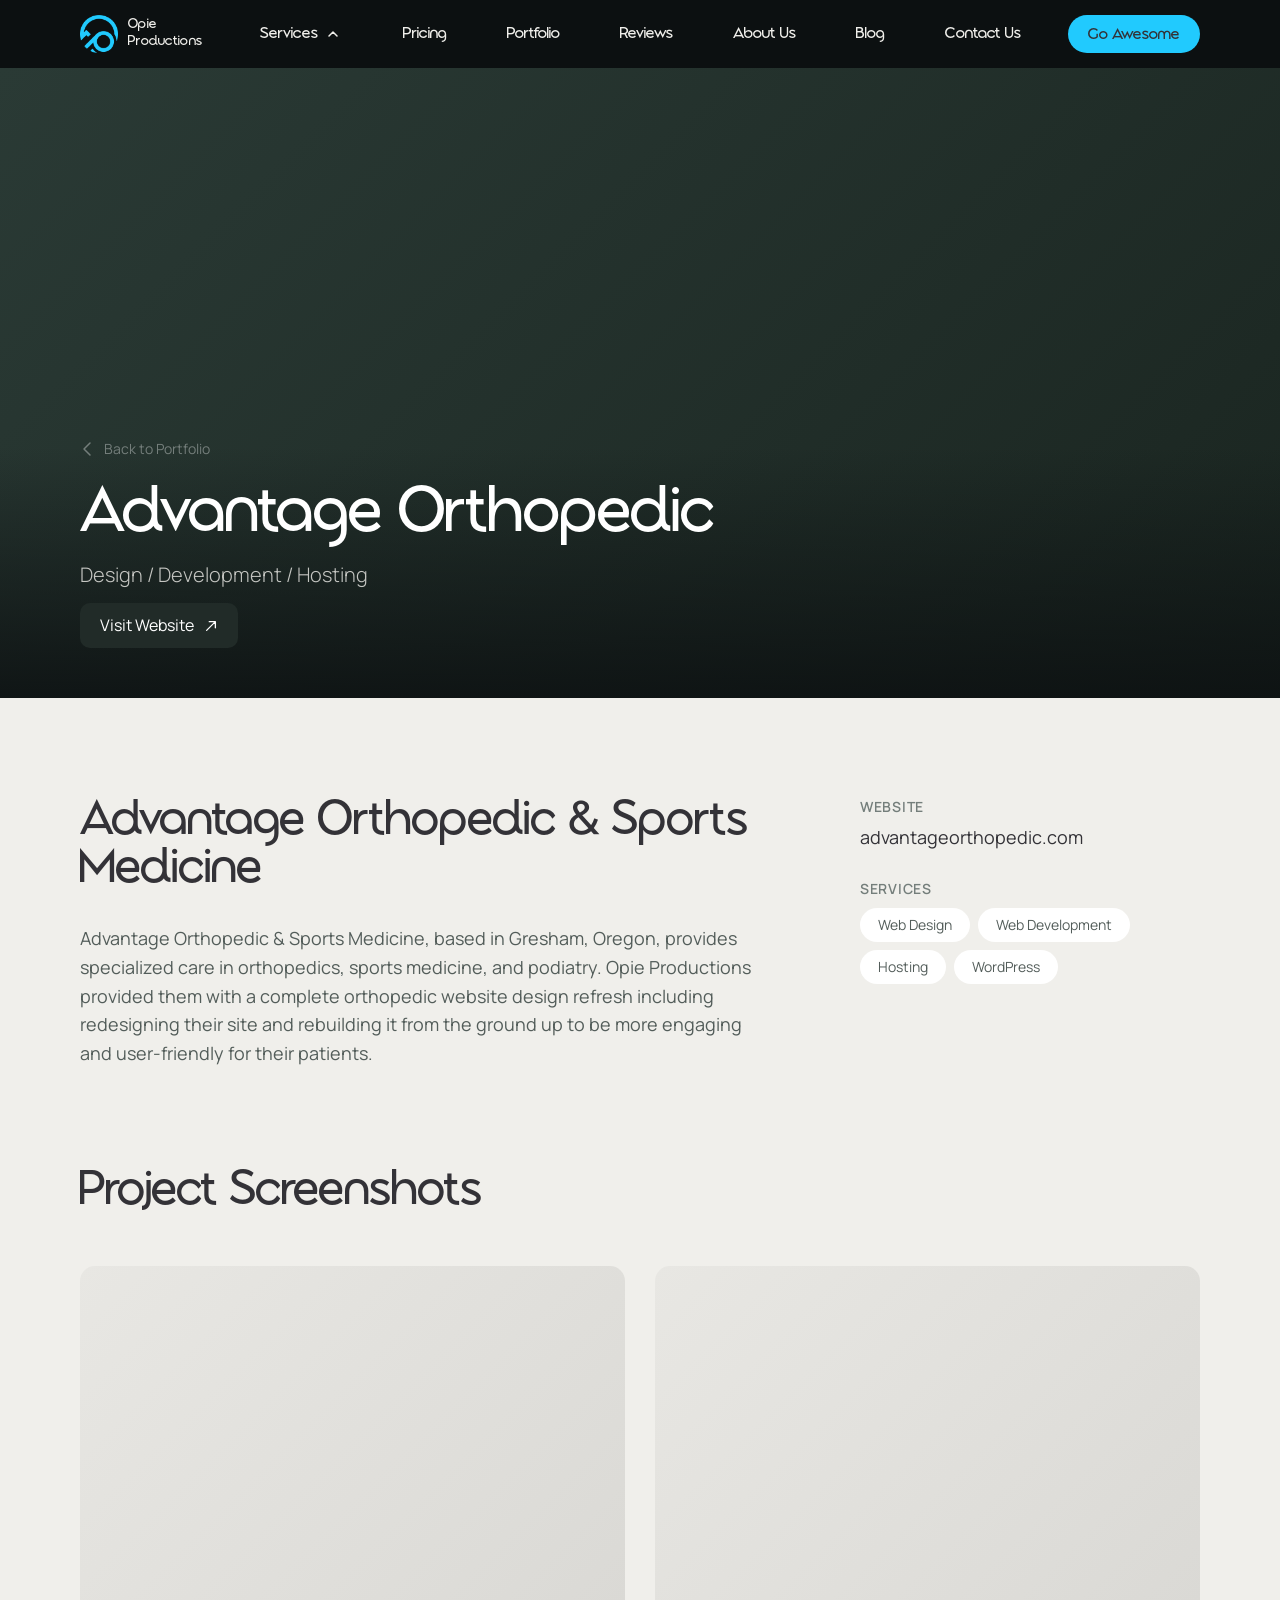
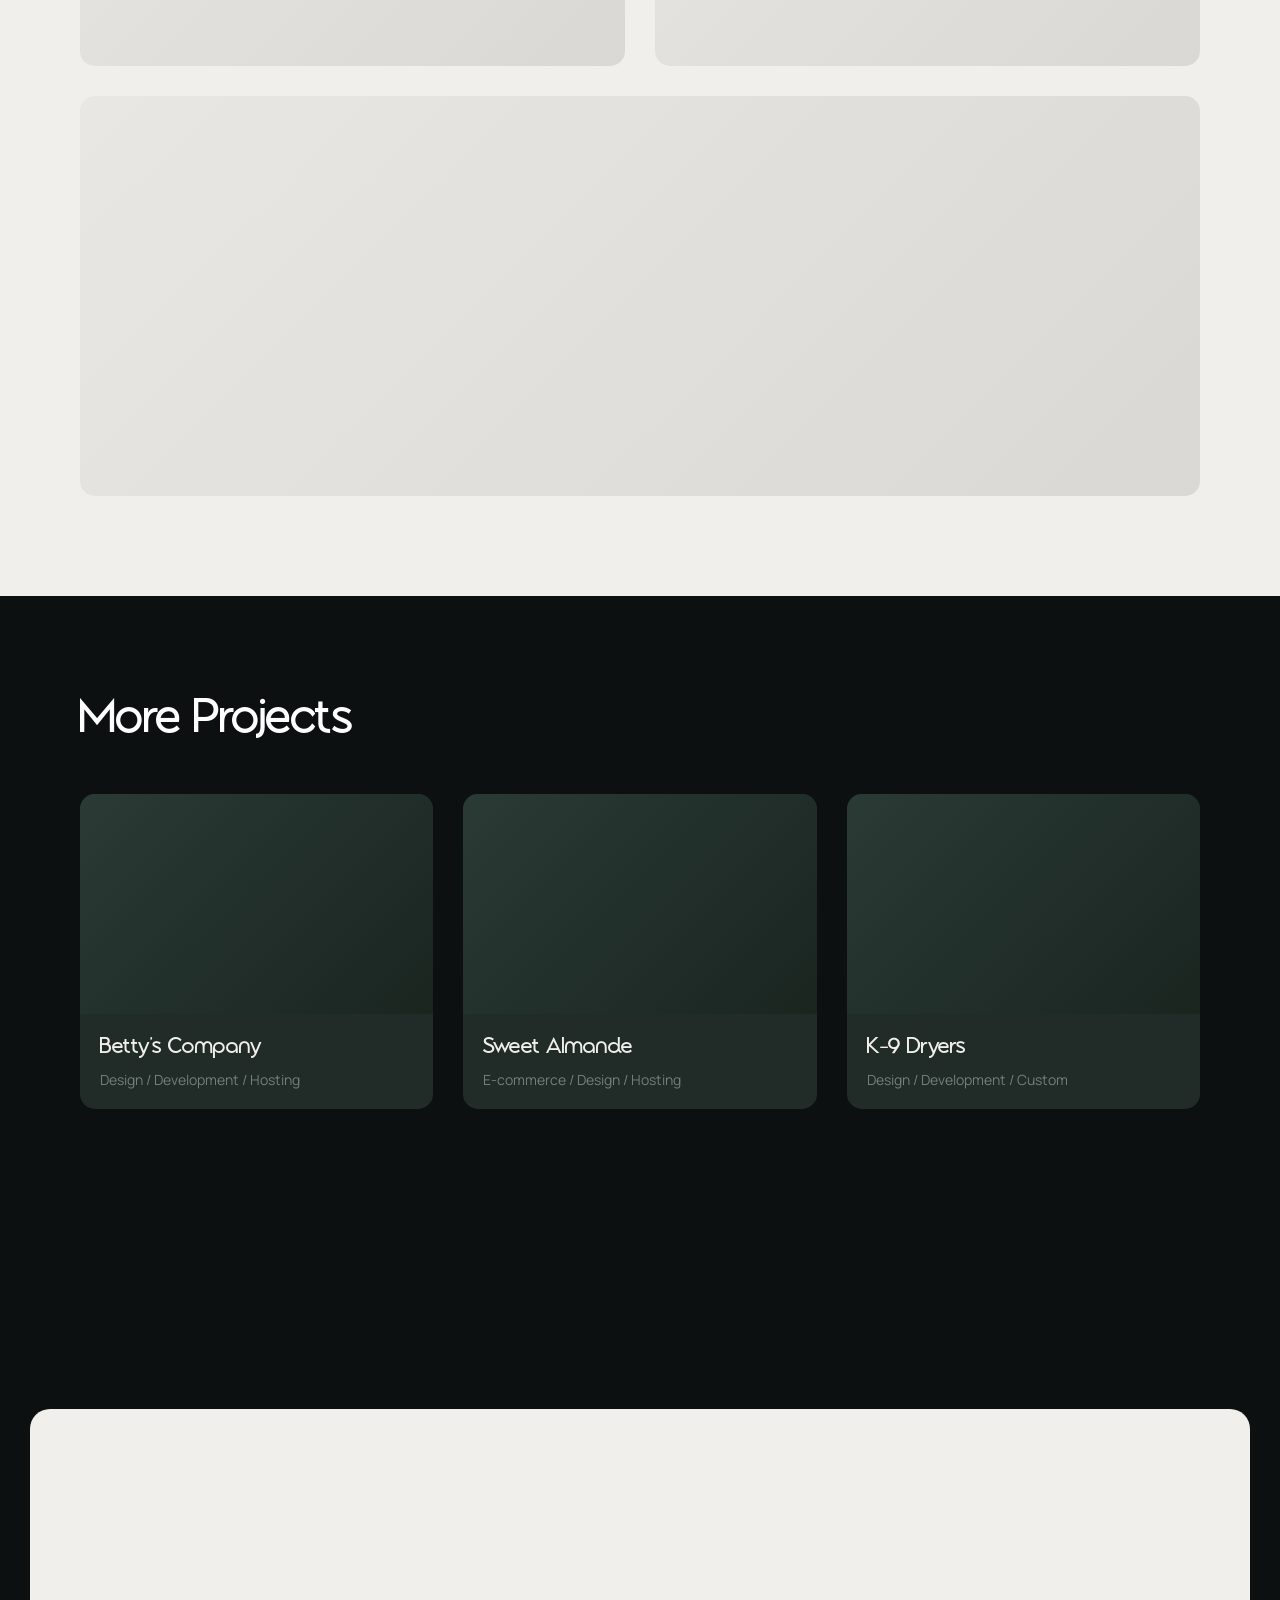
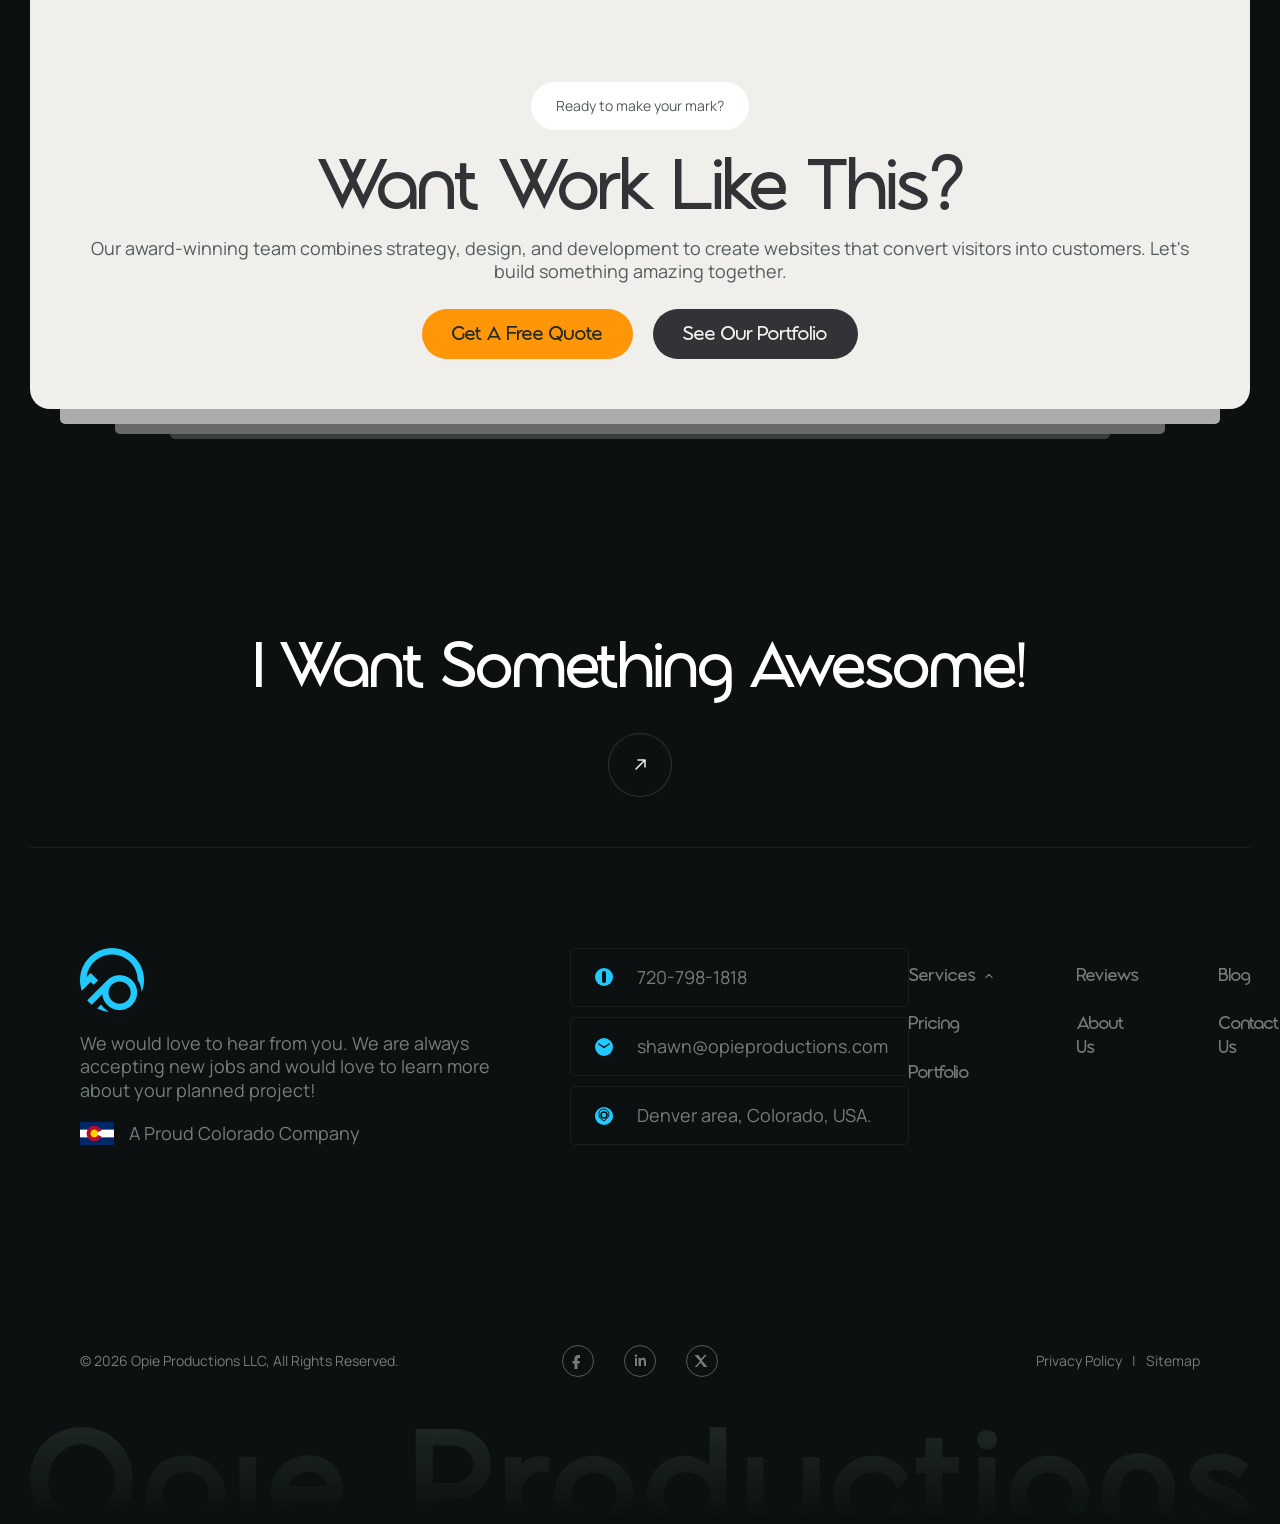
<file: project.html>
<!DOCTYPE html>
<html lang="en">
<head>
  <meta charset="UTF-8">
  <meta name="viewport" content="width=device-width, initial-scale=1.0">
  <title>Advantage Orthopedic - Opie Productions Portfolio</title>
  <link rel="preconnect" href="https://fonts.googleapis.com">
  <link rel="preconnect" href="https://fonts.gstatic.com" crossorigin>
  <link href="https://fonts.googleapis.com/css2?family=Manrope:wght@300;400;500;600;700&display=swap" rel="stylesheet">
  <link rel="icon" type="image/x-icon" href="favicon.ico">
  <link rel="icon" type="image/png" sizes="32x32" href="favicon-32x32.png">
  <link rel="apple-touch-icon" sizes="180x180" href="apple-touch-icon.png">
  <link rel="stylesheet" href="css/styles.css">
</head>
<body>

  <!-- ==================== NAV ==================== -->
  <nav class="nav">
    <div class="nav__left">
      <a href="index.html" class="nav__logo">
        <img src="images/footer-logo.png" alt="Opie Productions logo" class="nav__logo-icon" width="38" height="38">
        <span class="nav__logo-text">Opie<br>Productions</span>
      </a>
    </div>
    <div class="nav__links">
      <div class="nav__dropdown">
        <span>Services</span>
        <svg class="nav__dropdown-arrow" width="20" height="20" viewBox="0 0 20 20" fill="none"><path d="M6 12l4-4 4 4" stroke="#f0efeb" stroke-width="1.5" stroke-linecap="round" stroke-linejoin="round"/></svg>
        <div class="nav__dropdown-menu">
          <a href="web-design.html" class="nav__dropdown-item">Web Design</a>
          <a href="web-dev.html" class="nav__dropdown-item">Web Development</a>
          <a href="seo.html" class="nav__dropdown-item">SEO</a>
        </div>
      </div>
      <a href="pricing.html">Pricing</a>
      <a href="portfolio.html">Portfolio</a>
      <a href="index.html#reviews">Reviews</a>
      <a href="about.html">About Us</a>
      <a href="#">Blog</a>
      <a href="#">Contact Us</a>
    </div>
    <div class="nav__right">
      <a href="#" class="btn btn--cyan">Go Awesome</a>
    </div>
  </nav>

  <!-- ==================== PROJECT HERO ==================== -->
  <section class="project-detail-hero">
    <div class="project-detail-hero__overlay"></div>
    <div class="project-detail-hero__info">
      <a href="portfolio.html" class="project-detail-hero__back">
        <svg width="16" height="16" viewBox="0 0 16 16" fill="none"><path d="M10 2L4 8l6 6" stroke="currentColor" stroke-width="1.5" stroke-linecap="round" stroke-linejoin="round"/></svg>
        Back to Portfolio
      </a>
      <h1 class="project-detail-hero__title">Advantage Orthopedic</h1>
      <div class="project-detail-hero__tags">Design / Development / Hosting</div>
      <a href="https://advantageorthopedic.com" class="project-detail-hero__link">
        Visit Website
        <svg width="14" height="14" viewBox="0 0 16 16" fill="none"><path d="M3 13L13 3M13 3H6M13 3v7" stroke="currentColor" stroke-width="1.5" stroke-linecap="round" stroke-linejoin="round"/></svg>
      </a>
    </div>
  </section>

  <!-- ==================== PROJECT ABOUT ==================== -->
  <section class="project-about">
    <div class="project-about__main">
      <h2 class="project-about__heading">Advantage Orthopedic & Sports Medicine</h2>
      <p class="project-about__text">Advantage Orthopedic & Sports Medicine, based in Gresham, Oregon, provides specialized care in orthopedics, sports medicine, and podiatry. Opie Productions provided them with a complete orthopedic website design refresh including redesigning their site and rebuilding it from the ground up to be more engaging and user-friendly for their patients.</p>
    </div>
    <div class="project-about__sidebar">
      <div class="project-about__sidebar-section">
        <div class="project-about__sidebar-label">Website</div>
        <div class="project-about__sidebar-value">advantageorthopedic.com</div>
      </div>
      <div class="project-about__sidebar-section">
        <div class="project-about__sidebar-label">Services</div>
        <div class="project-about__services-list">
          <span class="project-about__service-tag">Web Design</span>
          <span class="project-about__service-tag">Web Development</span>
          <span class="project-about__service-tag">Hosting</span>
          <span class="project-about__service-tag">WordPress</span>
        </div>
      </div>
    </div>
  </section>

  <!-- ==================== PROJECT SCREENSHOTS ==================== -->
  <section class="project-screenshots">
    <h2 class="project-about__heading" style="color: var(--dark-text); margin-bottom: 20px;">Project Screenshots</h2>
    <div class="project-screenshots__grid">
      <div class="project-screenshots__item"></div>
      <div class="project-screenshots__item"></div>
    </div>
    <div class="project-screenshots__grid">
      <div class="project-screenshots__item"></div>
    </div>
  </section>

  <!-- ==================== MORE PROJECTS ==================== -->
  <section class="project-more">
    <h2 class="project-more__heading">More Projects</h2>
    <div class="project-more__grid">
      <a href="project.html" class="project-more__card">
        <div class="project-more__card-img"></div>
        <div class="project-more__card-body">
          <div class="project-more__card-title">Betty's Company</div>
          <div class="project-more__card-tags">Design / Development / Hosting</div>
        </div>
      </a>
      <a href="project.html" class="project-more__card">
        <div class="project-more__card-img"></div>
        <div class="project-more__card-body">
          <div class="project-more__card-title">Sweet Almande</div>
          <div class="project-more__card-tags">E-commerce / Design / Hosting</div>
        </div>
      </a>
      <a href="project.html" class="project-more__card">
        <div class="project-more__card-img"></div>
        <div class="project-more__card-body">
          <div class="project-more__card-title">K-9 Dryers</div>
          <div class="project-more__card-tags">Design / Development / Custom</div>
        </div>
      </a>
    </div>
  </section>

  <!-- ==================== PRICING CTA ==================== -->
  <section class="sp-pricing-cta">
    <div class="sp-pricing-cta__inner">
      <div class="sp-pricing-cta__badge">Ready to make your mark?</div>
      <div class="sp-pricing-cta__text">
        <h2 class="sp-pricing-cta__heading">Want work like this?</h2>
        <p class="sp-pricing-cta__subtext">Our award-winning team combines strategy, design, and development to create websites that convert visitors into customers. Let's build something amazing together.</p>
      </div>
      <div class="sp-pricing-cta__buttons">
        <a href="#" class="btn btn--orange">Get a Free Quote</a>
        <a href="portfolio.html" class="btn btn--dark">See Our Portfolio</a>
      </div>
    </div>
    <div class="sp-pricing-cta__shadow">
      <div class="sp-pricing-cta__shadow-bar sp-pricing-cta__shadow-bar--1"></div>
      <div class="sp-pricing-cta__shadow-bar sp-pricing-cta__shadow-bar--2"></div>
      <div class="sp-pricing-cta__shadow-bar sp-pricing-cta__shadow-bar--3"></div>
    </div>
  </section>

  <!-- ==================== FOOTER ==================== -->
  <footer class="footer">
    <div class="footer__cta">
      <h2 class="footer__cta-heading">I Want Something Awesome!</h2>
      <button class="arrow-btn-lg arrow-btn-lg--dark">
        <svg width="17" height="17" viewBox="0 0 17 17" fill="none"><path d="M4 13L13 4M13 4H6M13 4v7" stroke="#f0efeb" stroke-width="1.5" stroke-linecap="round" stroke-linejoin="round"/></svg>
      </button>
    </div>
    <div class="footer__divider"></div>
    <div class="footer__content">
      <div class="footer__left">
        <div class="footer__about">
          <div class="footer__logo">
            <img src="images/footer-logo.png" alt="Opie Productions" class="footer__logo-img">
          </div>
          <p class="footer__description">We would love to hear from you.  We are always accepting new jobs and would love to learn more about your planned project!</p>
          <div class="footer__colorado">
            <img src="images/colorado-flag.png" alt="Colorado flag" class="footer__flag">
            <span>A Proud Colorado Company</span>
          </div>
        </div>
        <div class="footer__contact">
          <div class="footer__contact-item">
            <div class="footer__contact-icon">
              <svg width="18" height="18" viewBox="0 0 18 18" fill="none"><rect width="18" height="18" rx="9" fill="#21cafe"/><rect x="7" y="3" width="4" height="12" rx="2" fill="#0c1011"/></svg>
            </div>
            <span>720-798-1818</span>
          </div>
          <div class="footer__contact-item">
            <div class="footer__contact-icon">
              <svg width="18" height="18" viewBox="0 0 18 18" fill="none"><rect width="18" height="18" rx="9" fill="#21cafe"/><path d="M4 6l5 3.5L14 6" stroke="#0c1011" stroke-width="1.5" stroke-linecap="round" stroke-linejoin="round"/></svg>
            </div>
            <span>shawn@opieproductions.com</span>
          </div>
          <div class="footer__contact-item">
            <div class="footer__contact-icon">
              <svg width="18" height="18" viewBox="0 0 18 18" fill="none"><rect width="18" height="18" rx="9" fill="#21cafe"/><circle cx="9" cy="8" r="3" stroke="#0c1011" stroke-width="1.5"/><path d="M9 14c3-2.5 5-4.5 5-6.5S12.5 2 9 2 4 3.5 4 7.5s2 4 5 6.5z" stroke="#0c1011" stroke-width="1" fill="none"/></svg>
            </div>
            <span>Denver area, Colorado, USA.</span>
          </div>
        </div>
      </div>
      <div class="footer__nav">
        <div class="footer__nav-col">
          <a href="#" class="footer__nav-link">Services <svg width="16" height="16" viewBox="0 0 20 20" fill="none"><path d="M6 12l4-4 4 4" stroke="#747e7b" stroke-width="1.5" stroke-linecap="round" stroke-linejoin="round"/></svg></a>
          <a href="pricing.html" class="footer__nav-link">Pricing</a>
          <a href="portfolio.html" class="footer__nav-link">Portfolio</a>
        </div>
        <div class="footer__nav-col">
          <a href="index.html#reviews" class="footer__nav-link">Reviews</a>
          <a href="about.html" class="footer__nav-link">About Us</a>
        </div>
        <div class="footer__nav-col">
          <a href="#" class="footer__nav-link">Blog</a>
          <a href="#" class="footer__nav-link">Contact Us</a>
        </div>
      </div>
    </div>
    <div class="footer__bottom">
      <div class="footer__bottom-bar">
        <p>&copy; 2026 Opie Productions LLC, All Rights Reserved.</p>
        <div class="footer__socials">
          <a href="#" class="footer__social" aria-label="Facebook">
            <svg width="32" height="32" viewBox="0 0 32 32" fill="none"><circle cx="16" cy="16" r="15.5" stroke="#535d5a"/><path d="M18 13h-1.5c-.5 0-1 .5-1 1v2h2.5l-.5 2.5H15.5V24h-3v-5.5h-2V16h2v-2.5c0-2 1.5-3.5 3.5-3.5H18v3z" fill="#747e7b"/></svg>
          </a>
          <a href="#" class="footer__social" aria-label="LinkedIn">
            <svg width="32" height="32" viewBox="0 0 32 32" fill="none"><circle cx="16" cy="16" r="15.5" stroke="#535d5a"/><path d="M11 13h2v8h-2v-8zm1-3.5a1.25 1.25 0 110 2.5 1.25 1.25 0 010-2.5zM14.5 13h2v1.1c.3-.6 1.2-1.3 2.5-1.3 2.5 0 3 1.6 3 3.7V21h-2v-4c0-1-.2-2.2-1.5-2.2S17 16 17 17v4h-2.5v-8z" fill="#747e7b"/></svg>
          </a>
          <a href="#" class="footer__social" aria-label="X / Twitter">
            <svg width="32" height="32" viewBox="0 0 32 32" fill="none"><circle cx="16" cy="16" r="15.5" stroke="#535d5a"/><path d="M18.5 10h2.2l-4.8 5.5L21.5 22h-3.7l-3.2-4.2L11 22H8.8l5.1-5.8L8.5 10h3.8l2.9 3.8L18.5 10z" fill="#747e7b"/></svg>
          </a>
        </div>
        <div class="footer__legal">
          <a href="#">Privacy Policy</a>
          <span>|</span>
          <a href="#">Sitemap</a>
        </div>
      </div>
      <div class="footer__brand">
        <img src="images/footer-brand.png" alt="Opie Productions" class="footer__brand-img">
      </div>
    </div>
  </footer>

  <script src="js/script.js"></script>
</body>
</html>
</file>
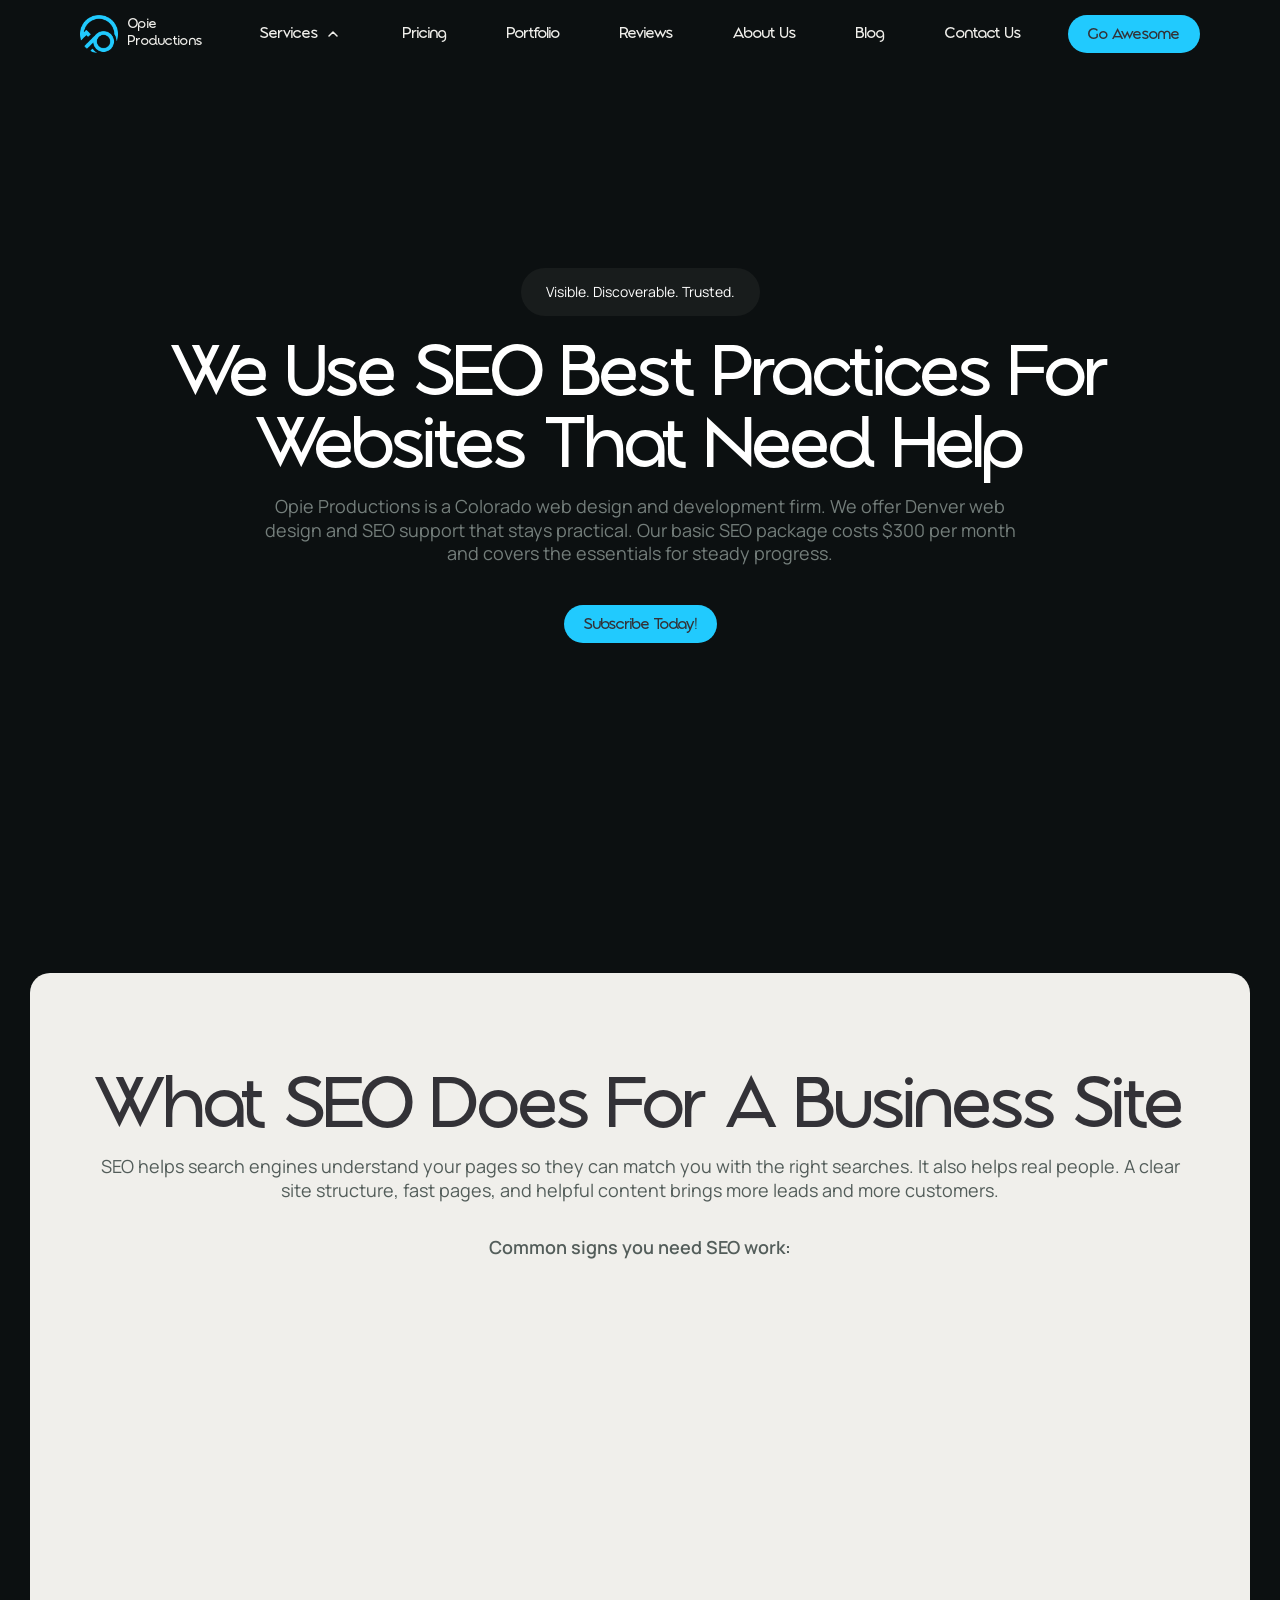
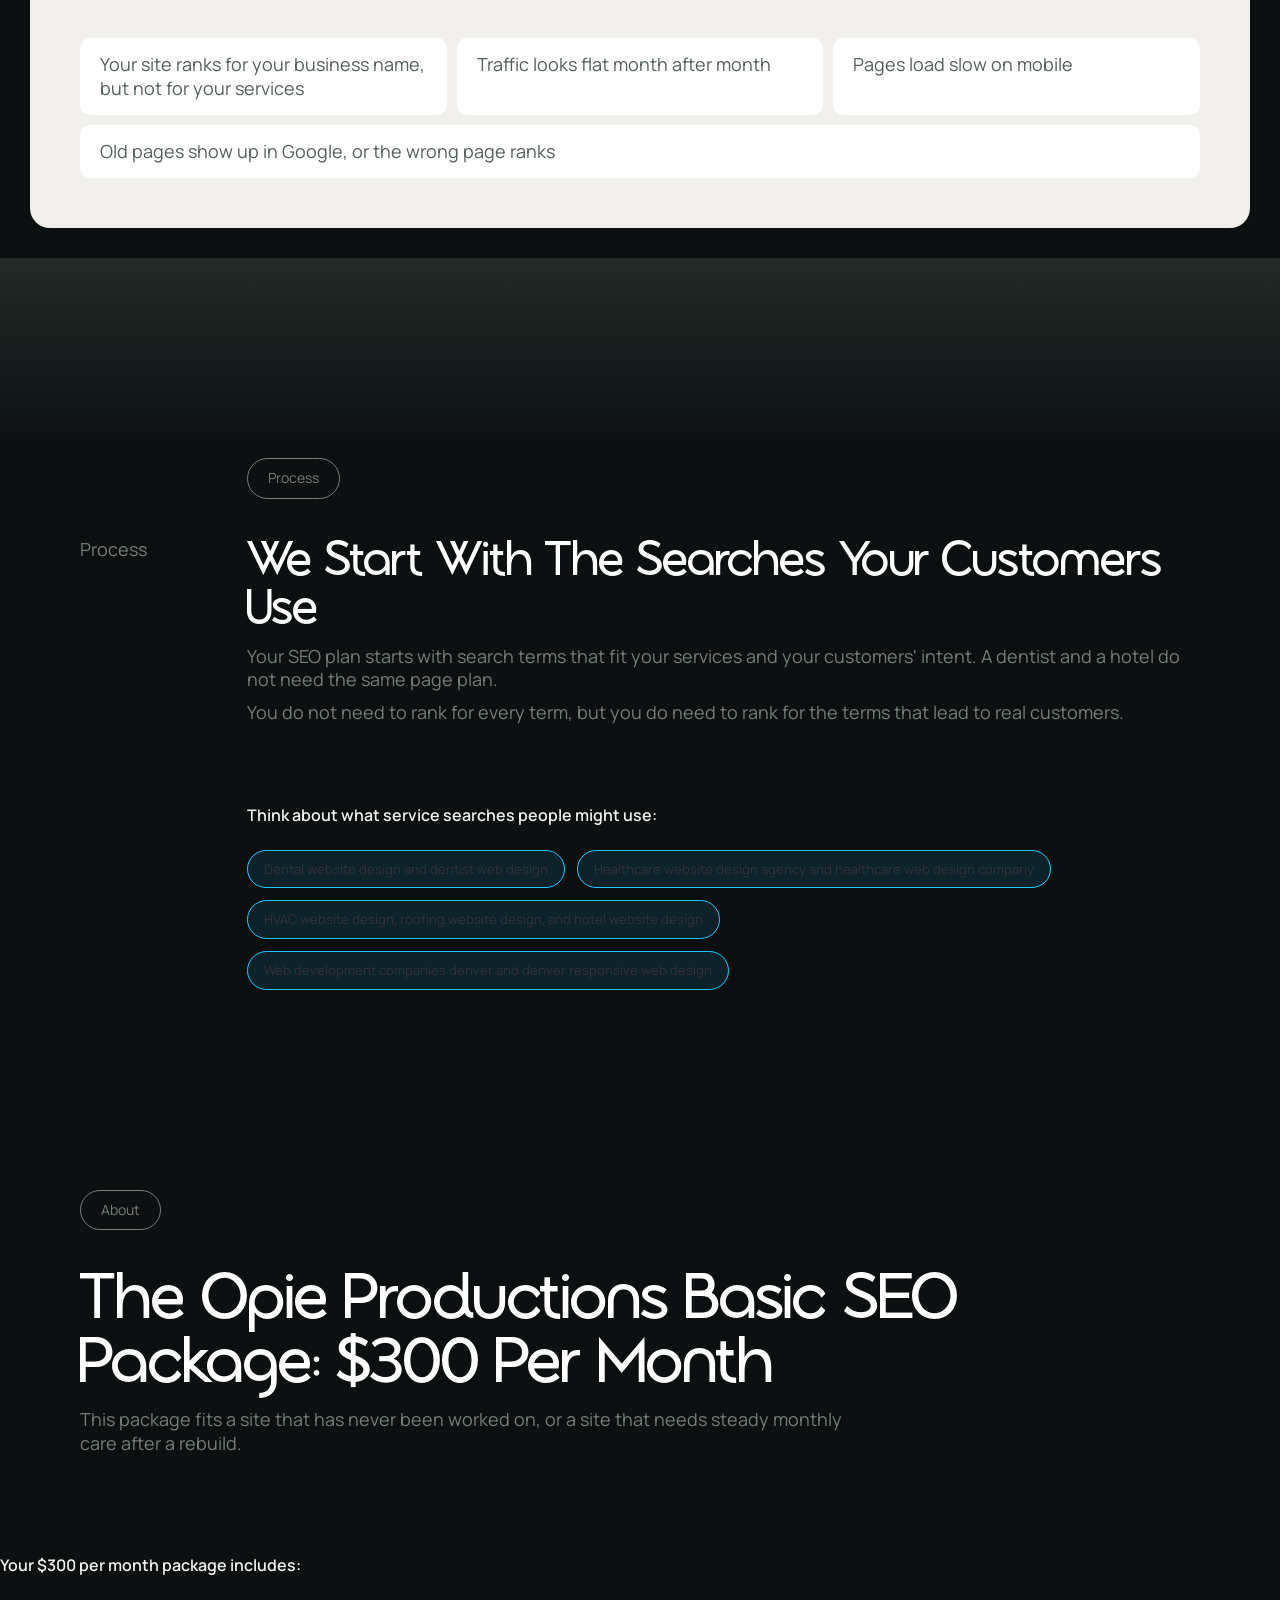
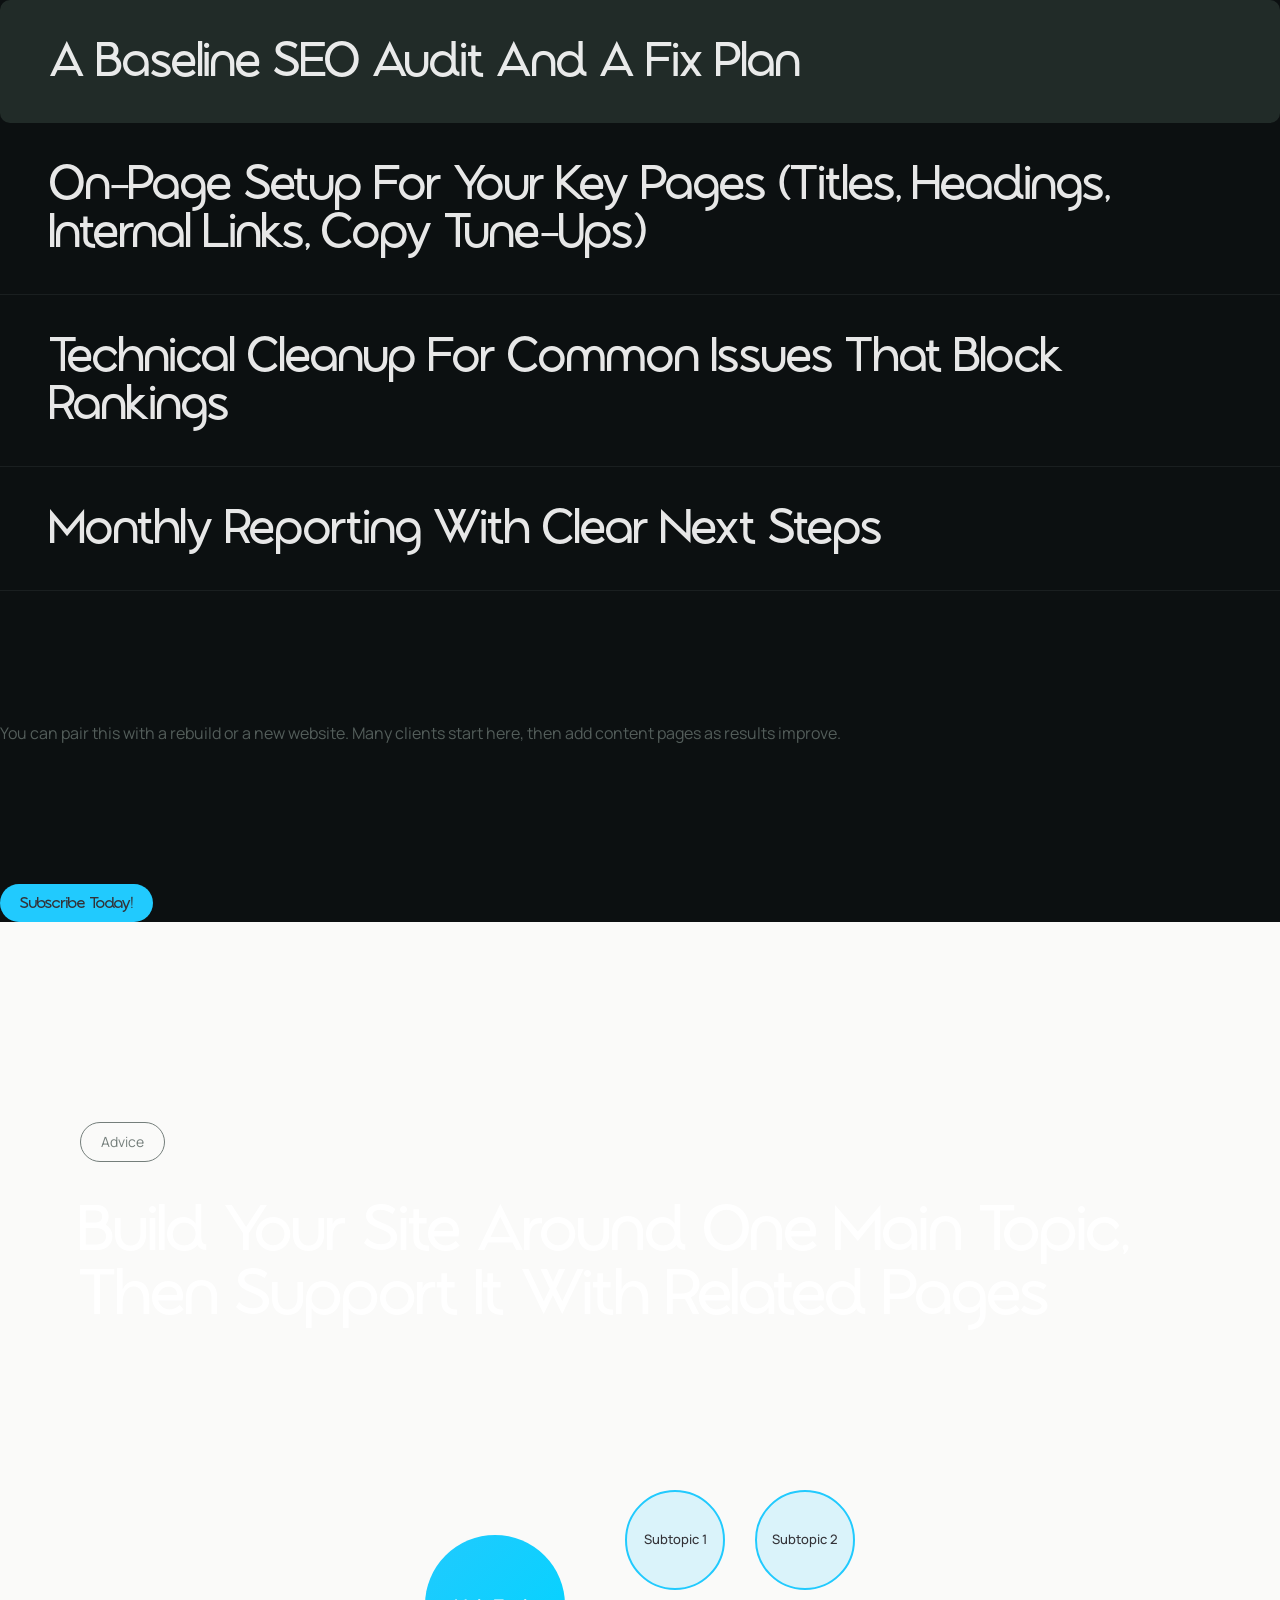
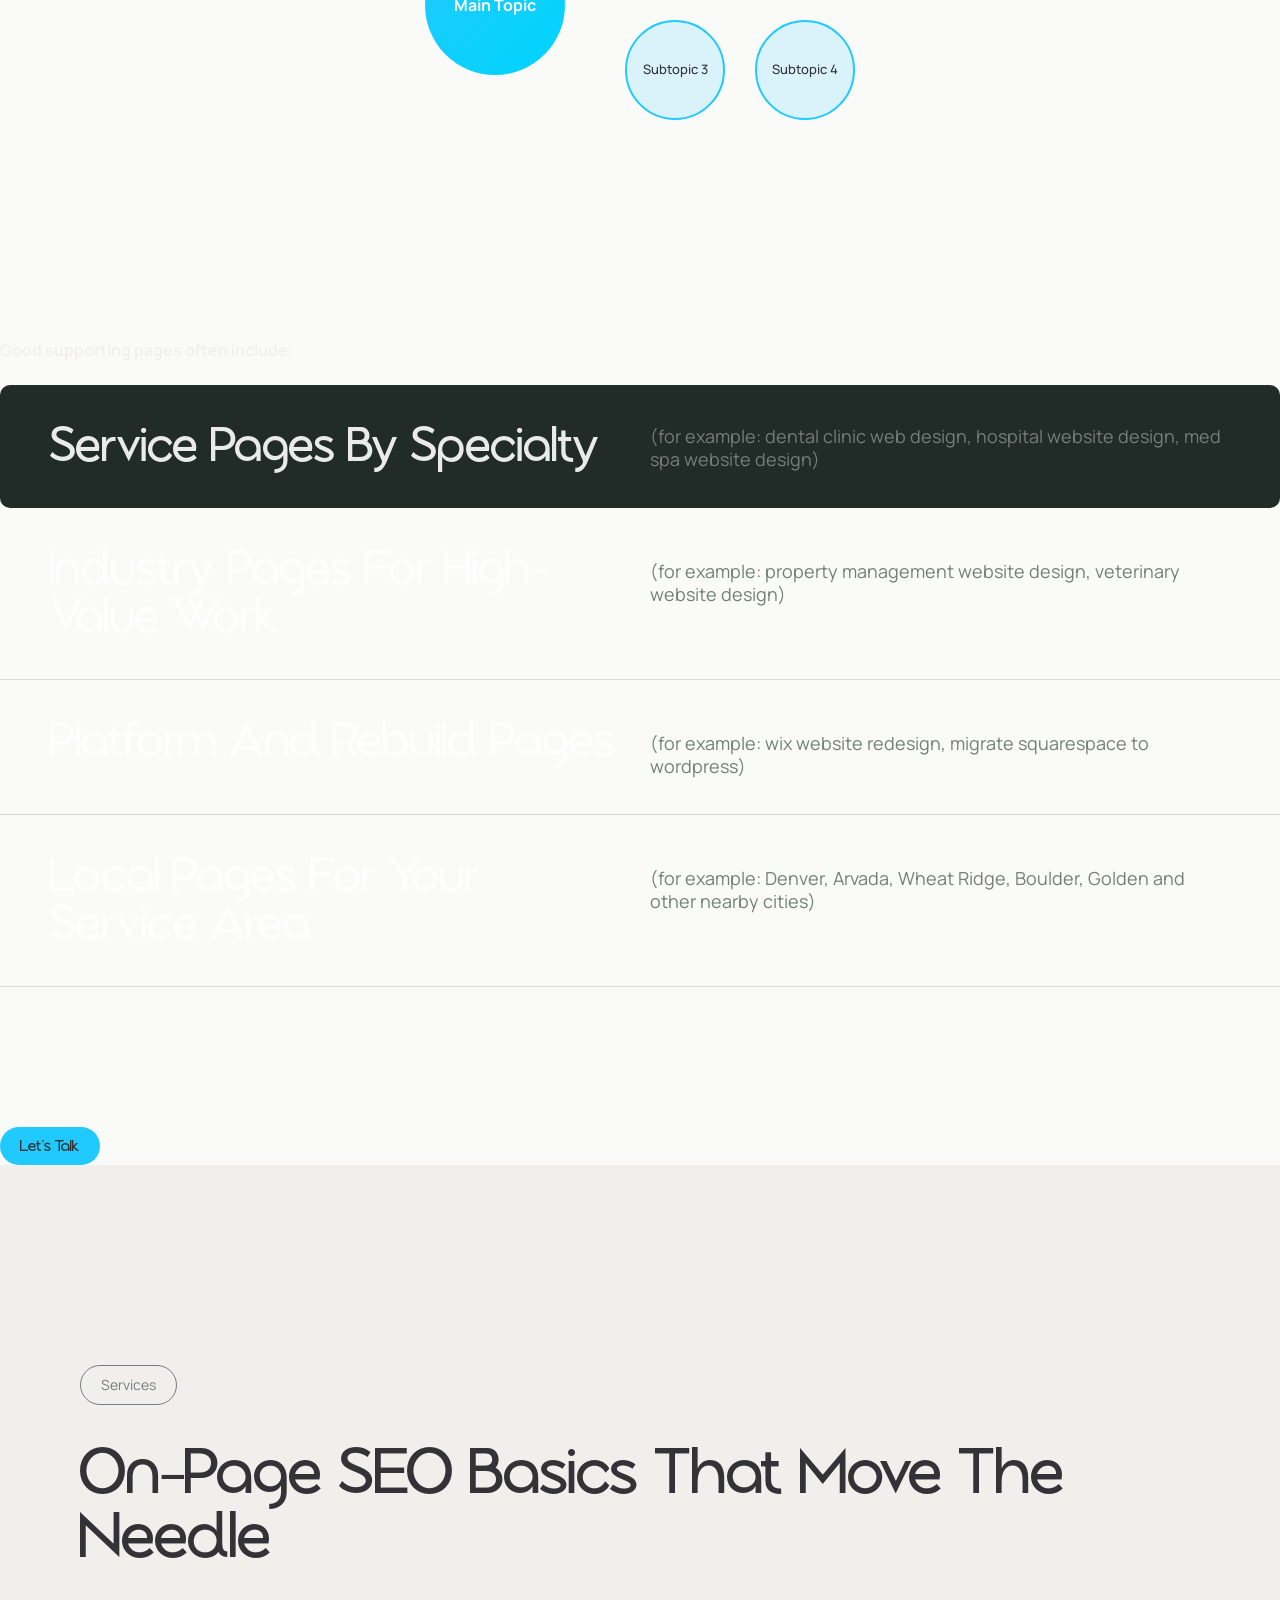
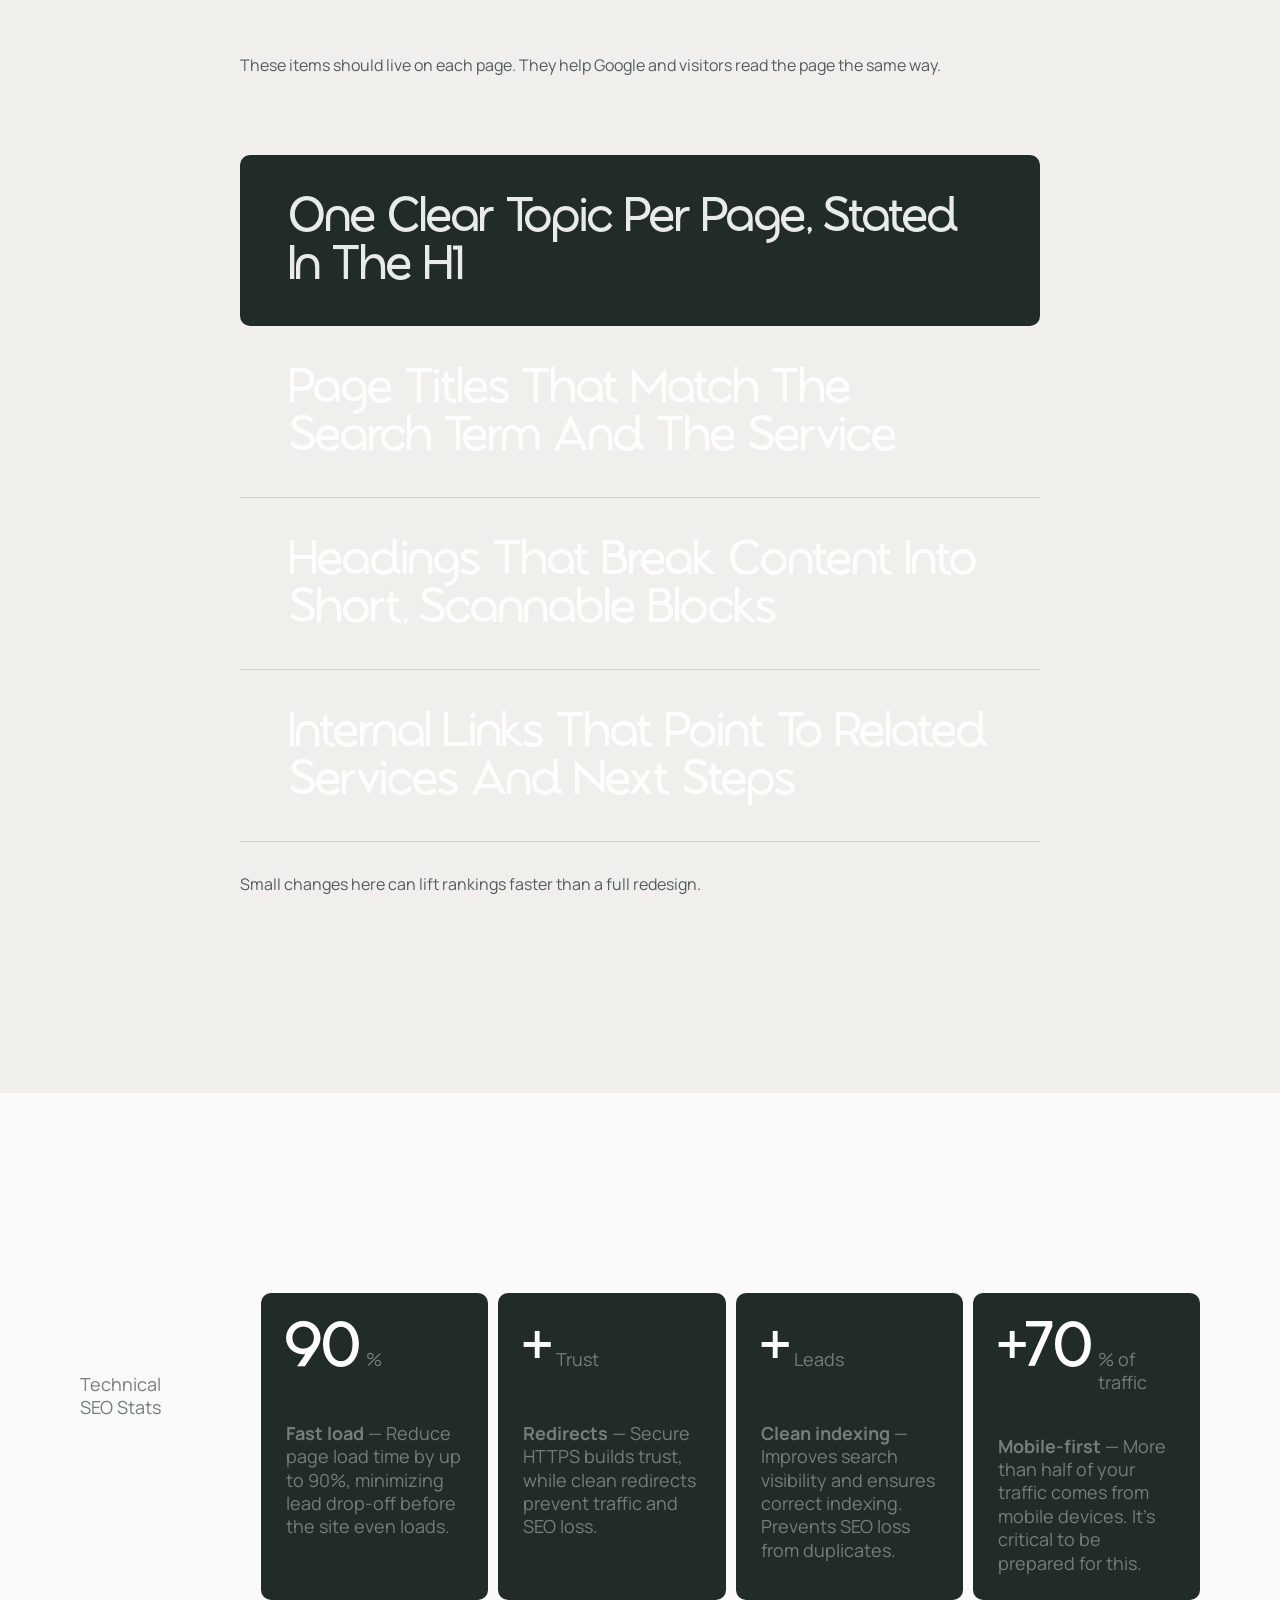
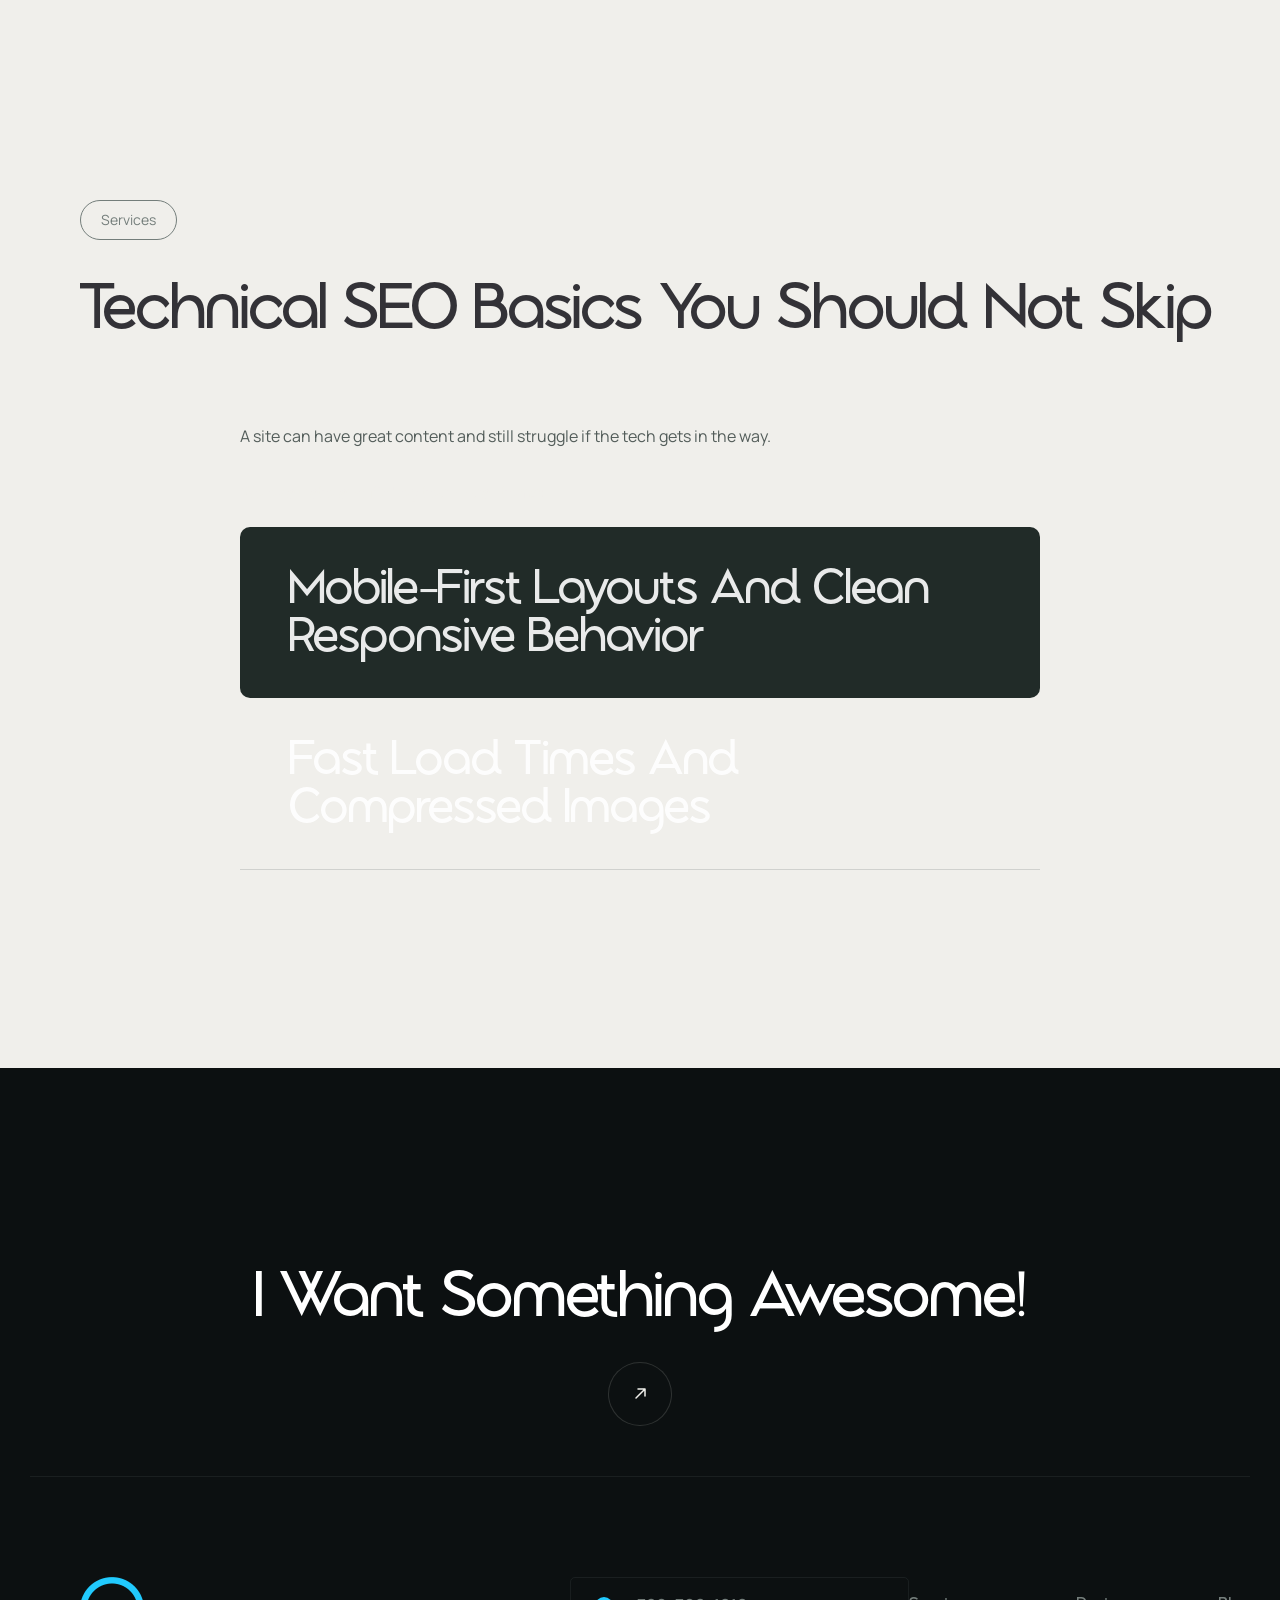
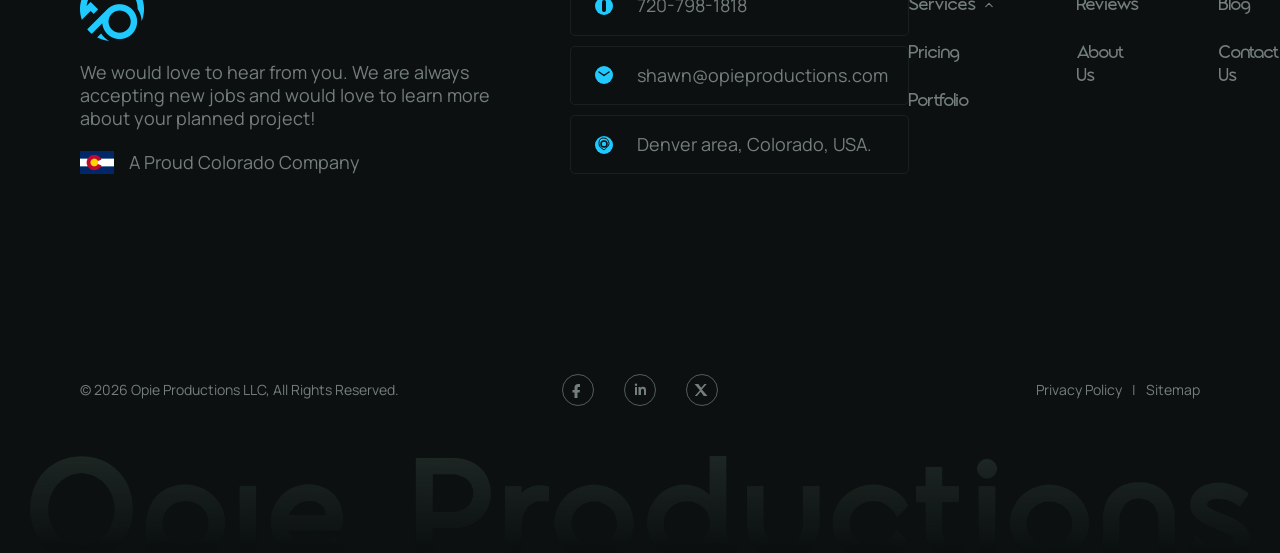
<file: seo.html>
<!DOCTYPE html>
<html lang="en">
<head>
  <meta charset="UTF-8">
  <meta name="viewport" content="width=device-width, initial-scale=1.0">
  <title>SEO Services - Opie Productions</title>
  <link rel="preconnect" href="https://fonts.googleapis.com">
  <link rel="preconnect" href="https://fonts.gstatic.com" crossorigin>
  <link href="https://fonts.googleapis.com/css2?family=Manrope:wght@300;400;500;600;700&display=swap" rel="stylesheet">
  <link rel="icon" type="image/x-icon" href="favicon.ico">
  <link rel="icon" type="image/png" sizes="32x32" href="favicon-32x32.png">
  <link rel="apple-touch-icon" sizes="180x180" href="apple-touch-icon.png">
  <link rel="stylesheet" href="css/styles.css">
  <style>
    .seo-topic-cluster {
      display: flex;
      justify-content: center;
      align-items: center;
      gap: 60px;
      margin: 60px 0;
      flex-wrap: wrap;
    }

    .seo-topic-main {
      width: 140px;
      height: 140px;
      border-radius: 50%;
      background: linear-gradient(135deg, #21cafe 0%, #00d4ff 100%);
      display: flex;
      align-items: center;
      justify-content: center;
      color: #fff;
      font-weight: 700;
      font-size: 16px;
      text-align: center;
      padding: 20px;
      flex-shrink: 0;
    }

    .seo-cluster-wrapper {
      display: grid;
      grid-template-columns: repeat(2, 100px);
      gap: 30px;
    }

    .seo-topic-sub {
      width: 100px;
      height: 100px;
      border-radius: 50%;
      background: rgba(33, 202, 254, 0.15);
      border: 2px solid #21cafe;
      display: flex;
      align-items: center;
      justify-content: center;
      color: #333237;
      font-weight: 500;
      font-size: 13px;
      text-align: center;
      padding: 15px;
    }
  </style>
</head>
<body>

  <!-- ==================== NAV ==================== -->
  <nav class="nav">
    <div class="nav__left">
      <a href="index.html" class="nav__logo">
        <img src="images/footer-logo.png" alt="Opie Productions logo" class="nav__logo-icon" width="38" height="38">
        <span class="nav__logo-text">Opie<br>Productions</span>
      </a>
    </div>
    <div class="nav__links">
      <div class="nav__dropdown">
        <span>Services</span>
        <svg class="nav__dropdown-arrow" width="20" height="20" viewBox="0 0 20 20" fill="none"><path d="M6 12l4-4 4 4" stroke="#f0efeb" stroke-width="1.5" stroke-linecap="round" stroke-linejoin="round"/></svg>
        <div class="nav__dropdown-menu">
          <a href="web-design.html" class="nav__dropdown-item">Web Design</a>
          <a href="web-dev.html" class="nav__dropdown-item">Web Development</a>
          <a href="seo.html" class="nav__dropdown-item">SEO</a>
        </div>
      </div>
      <a href="pricing.html">Pricing</a>
      <a href="portfolio.html">Portfolio</a>
      <a href="index.html#reviews">Reviews</a>
      <a href="about.html">About Us</a>
      <a href="#">Blog</a>
      <a href="#">Contact Us</a>
    </div>
    <div class="nav__right">
      <a href="#" class="btn btn--cyan">Go Awesome</a>
    </div>
  </nav>

  <!-- ==================== HERO ==================== -->
  <section class="sp-hero">
    <div class="sp-hero__inner">
      <div class="sp-hero__badge">Visible. Discoverable. Trusted.</div>
      <div class="sp-hero__content">
        <div class="sp-hero__text">
          <h1 class="sp-hero__heading">We Use SEO Best Practices for Websites That Need Help</h1>
          <p class="sp-hero__subtext">Opie Productions is a Colorado web design and development firm. We offer Denver web design and SEO support that stays practical. Our basic SEO package costs $300 per month and covers the essentials for steady progress.</p>
        </div>
        <div class="sp-hero__buttons">
          <a href="#" class="btn btn--cyan">Subscribe today!</a>
        </div>
      </div>
    </div>
    <div class="sp-hero__shadow">
      <div class="sp-hero__shadow-bar sp-hero__shadow-bar--1"></div>
      <div class="sp-hero__shadow-bar sp-hero__shadow-bar--2"></div>
      <div class="sp-hero__shadow-bar sp-hero__shadow-bar--3"></div>
    </div>
  </section>

  <!-- ==================== BRAND CTA ==================== -->
  <section class="sp-brand-cta">
    <div class="sp-brand-cta__inner">
      <div class="sp-brand-cta__text">
        <h2 class="sp-brand-cta__heading">What SEO does for a business site</h2>
        <p class="sp-brand-cta__subtext">SEO helps search engines understand your pages so they can match you with the right searches. It also helps real people. A clear site structure, fast pages, and helpful content brings more leads and more customers.</p>
        <p class="sp-brand-cta__subtext" style="margin-top: 24px; font-weight: 600;">Common signs you need SEO work:</p>
      </div>
      <div class="sp-brand-cta__cards">
        <div class="sp-brand-cta__card">
          <p class="sp-brand-cta__card-text">Your site ranks for your business name, but not for your services</p>
        </div>
        <div class="sp-brand-cta__card">
          <p class="sp-brand-cta__card-text">Traffic looks flat month after month</p>
        </div>
        <div class="sp-brand-cta__card">
          <p class="sp-brand-cta__card-text">Pages load slow on mobile</p>
        </div>
        <div class="sp-brand-cta__card">
          <p class="sp-brand-cta__card-text">Old pages show up in Google, or the wrong page ranks</p>
        </div>
      </div>
    </div>
  </section>

  <!-- ==================== PROCESS SECTION ==================== -->
  <section class="sp-seo">
    <div class="sp-seo__inner">
      <div class="sp-seo__left">
        <p class="sp-seo__left-text">Process</p>
      </div>
      <div class="sp-seo__right">
        <div class="sp-seo__header">
          <div class="sp-seo__badge">Process</div>
          <div class="sp-seo__title-group">
            <h2 class="sp-seo__title">We start with the searches your customers use</h2>
            <p class="sp-seo__subtitle">Your SEO plan starts with search terms that fit your services and your customers' intent. A dentist and a hotel do not need the same page plan.</p>
            <p class="sp-seo__subtitle">You do not need to rank for every term, but you do need to rank for the terms that lead to real customers.</p>
          </div>
        </div>
        <div class="sp-seo__stats">
          <div class="seo-search-tags">
            <p style="font-weight: 600; margin-bottom: 24px;">Think about what service searches people might use:</p>
            <div style="display: flex; flex-wrap: wrap; gap: 12px;">
              <span style="background: rgba(33, 202, 254, 0.1); border: 1px solid #21cafe; border-radius: 20px; padding: 10px 16px; font-size: 13px; color: #333237;">Dental website design and dentist web design</span>
              <span style="background: rgba(33, 202, 254, 0.1); border: 1px solid #21cafe; border-radius: 20px; padding: 10px 16px; font-size: 13px; color: #333237;">Healthcare website design agency and healthcare web design company</span>
              <span style="background: rgba(33, 202, 254, 0.1); border: 1px solid #21cafe; border-radius: 20px; padding: 10px 16px; font-size: 13px; color: #333237;">HVAC website design, roofing website design, and hotel website design</span>
              <span style="background: rgba(33, 202, 254, 0.1); border: 1px solid #21cafe; border-radius: 20px; padding: 10px 16px; font-size: 13px; color: #333237;">Web development companies denver and denver responsive web design</span>
            </div>
          </div>
        </div>
      </div>
    </div>
  </section>

  <!-- ==================== SEO PACKAGE SECTION ==================== -->
  <section class="sp-approach">
    <div class="sp-approach__header">
      <div class="sp-approach__badge">About</div>
      <div class="sp-approach__title-group">
        <h2 class="sp-approach__title">The Opie Productions basic SEO package: $300 per month</h2>
        <p class="sp-approach__subtitle">This package fits a site that has never been worked on, or a site that needs steady monthly care after a rebuild.</p>
      </div>
    </div>

    <div class="sp-approach__steps">
      <p style="font-weight: 600; margin-bottom: 24px;">Your $300 per month package includes:</p>
      <div class="sp-approach__step sp-approach__step--active">
        <div class="sp-approach__step-left">
          <h3 class="sp-approach__step-title">A baseline SEO audit and a fix plan</h3>
        </div>
      </div>
      <div class="sp-approach__step">
        <h3 class="sp-approach__step-title">On-page setup for your key pages (titles, headings, internal links, copy tune-ups)</h3>
      </div>
      <div class="sp-approach__step">
        <h3 class="sp-approach__step-title">Technical cleanup for common issues that block rankings</h3>
      </div>
      <div class="sp-approach__step">
        <h3 class="sp-approach__step-title">Monthly reporting with clear next steps</h3>
      </div>
    </div>

    <p style="margin-top: 32px; color: #535d5a;">You can pair this with a rebuild or a new website. Many clients start here, then add content pages as results improve.</p>

    <div style="margin-top: 40px;">
      <a href="#" class="btn btn--cyan">Subscribe today!</a>
    </div>
  </section>

  <!-- ==================== TOPIC CLUSTER SECTION ==================== -->
  <section class="sp-approach" style="background: #fafaf9;">
    <div class="sp-approach__header">
      <div class="sp-approach__badge">Advice</div>
      <div class="sp-approach__title-group">
        <h2 class="sp-approach__title">Build your site around one main topic, then support it with related pages</h2>
      </div>
    </div>

    <div class="seo-topic-cluster">
      <div class="seo-topic-main">Main Topic</div>
      <div class="seo-cluster-wrapper">
        <div class="seo-topic-sub">Subtopic 1</div>
        <div class="seo-topic-sub">Subtopic 2</div>
        <div class="seo-topic-sub">Subtopic 3</div>
        <div class="seo-topic-sub">Subtopic 4</div>
      </div>
    </div>

    <div style="margin-top: 60px;">
      <p style="font-weight: 600; margin-bottom: 24px;">Good supporting pages often include:</p>
      <div class="sp-approach__steps">
        <div class="sp-approach__step sp-approach__step--active">
          <div class="sp-approach__step-left">
            <h3 class="sp-approach__step-title">Service pages by specialty</h3>
          </div>
          <p class="sp-approach__step-desc">(for example: dental clinic web design, hospital website design, med spa website design)</p>
        </div>
        <div class="sp-approach__step">
          <div class="sp-approach__step-left">
            <h3 class="sp-approach__step-title">Industry pages for high-value work</h3>
          </div>
          <p class="sp-approach__step-desc" style="margin-top: 12px;">(for example: property management website design, veterinary website design)</p>
        </div>
        <div class="sp-approach__step">
          <div class="sp-approach__step-left">
            <h3 class="sp-approach__step-title">Platform and rebuild pages</h3>
          </div>
          <p class="sp-approach__step-desc" style="margin-top: 12px;">(for example: wix website redesign, migrate squarespace to wordpress)</p>
        </div>
        <div class="sp-approach__step">
          <div class="sp-approach__step-left">
            <h3 class="sp-approach__step-title">Local pages for your service area</h3>
          </div>
          <p class="sp-approach__step-desc" style="margin-top: 12px;">(for example: Denver, Arvada, Wheat Ridge, Boulder, Golden and other nearby cities)</p>
        </div>
      </div>
    </div>

    <div style="margin-top: 40px;">
      <a href="#" class="btn btn--cyan">Let's Talk</a>
    </div>
  </section>

  <!-- ==================== ON-PAGE SEO SECTION ==================== -->
  <section class="sp-services">
    <div class="sp-services__header">
      <div class="sp-services__badge">Services</div>
      <h2 class="sp-services__title">On-page SEO basics that move the needle</h2>
    </div>

    <div style="max-width: 800px; margin: 0 auto 48px;">
      <p style="color: #535d5a; line-height: 1.6; margin-bottom: 32px;">These items should live on each page. They help Google and visitors read the page the same way.</p>
      <p style="font-weight: 600; margin-bottom: 24px;">Focus on:</p>
      <div class="sp-approach__steps">
        <div class="sp-approach__step sp-approach__step--active">
          <div class="sp-approach__step-left">
            <h3 class="sp-approach__step-title">One clear topic per page, stated in the H1</h3>
          </div>
        </div>
        <div class="sp-approach__step">
          <h3 class="sp-approach__step-title">Page titles that match the search term and the service</h3>
        </div>
        <div class="sp-approach__step">
          <h3 class="sp-approach__step-title">Headings that break content into short, scannable blocks</h3>
        </div>
        <div class="sp-approach__step">
          <h3 class="sp-approach__step-title">Internal links that point to related services and next steps</h3>
        </div>
      </div>
      <p style="margin-top: 32px; color: #535d5a;">Small changes here can lift rankings faster than a full redesign.</p>
    </div>
  </section>

  <!-- ==================== TECHNICAL SEO STATS ==================== -->
  <section class="sp-seo" style="background: #fafaf9;">
    <div class="sp-seo__inner">
      <div class="sp-seo__left">
        <p class="sp-seo__left-text">Technical<br>SEO Stats</p>
      </div>
      <div class="sp-seo__right">
        <div class="sp-seo__stats">
          <div class="sp-seo__stat">
            <div class="sp-seo__stat-number">
              <span class="sp-seo__stat-value">90</span>
              <span class="sp-seo__stat-unit">%</span>
            </div>
            <p class="sp-seo__stat-text"><strong>Fast load</strong> — Reduce page load time by up to 90%, minimizing lead drop-off before the site even loads.</p>
          </div>
          <div class="sp-seo__stat">
            <div class="sp-seo__stat-number">
              <span class="sp-seo__stat-value">+</span>
              <span class="sp-seo__stat-unit">Trust</span>
            </div>
            <p class="sp-seo__stat-text"><strong>Redirects</strong> — Secure HTTPS builds trust, while clean redirects prevent traffic and SEO loss.</p>
          </div>
          <div class="sp-seo__stat">
            <div class="sp-seo__stat-number">
              <span class="sp-seo__stat-value">+</span>
              <span class="sp-seo__stat-unit">Leads</span>
            </div>
            <p class="sp-seo__stat-text"><strong>Clean indexing</strong> — Improves search visibility and ensures correct indexing. Prevents SEO loss from duplicates.</p>
          </div>
          <div class="sp-seo__stat">
            <div class="sp-seo__stat-number">
              <span class="sp-seo__stat-value">+70</span>
              <span class="sp-seo__stat-unit">% of traffic</span>
            </div>
            <p class="sp-seo__stat-text"><strong>Mobile-first</strong> — More than half of your traffic comes from mobile devices. It's critical to be prepared for this.</p>
          </div>
        </div>
      </div>
    </div>
  </section>

  <!-- ==================== TECHNICAL SEO SECTION ==================== -->
  <section class="sp-services">
    <div class="sp-services__header">
      <div class="sp-services__badge">Services</div>
      <h2 class="sp-services__title">Technical SEO basics you should not skip</h2>
    </div>

    <div style="max-width: 800px; margin: 0 auto 48px;">
      <p style="color: #535d5a; line-height: 1.6; margin-bottom: 32px;">A site can have great content and still struggle if the tech gets in the way.</p>
      <p style="font-weight: 600; margin-bottom: 24px;">We evaluate and fix key technical items:</p>
      <div class="sp-approach__steps">
        <div class="sp-approach__step sp-approach__step--active">
          <div class="sp-approach__step-left">
            <h3 class="sp-approach__step-title">Mobile-first layouts and clean responsive behavior</h3>
          </div>
        </div>
        <div class="sp-approach__step">
          <h3 class="sp-approach__step-title">Fast load times and compressed images</h3>
        </div>
      </div>
    </div>
  </section>

  <!-- ==================== FOOTER ==================== -->
  <footer class="footer">
    <div class="footer__cta">
      <h2 class="footer__cta-heading">I Want Something Awesome!</h2>
      <button class="arrow-btn-lg arrow-btn-lg--dark">
        <svg width="17" height="17" viewBox="0 0 17 17" fill="none"><path d="M4 13L13 4M13 4H6M13 4v7" stroke="#f0efeb" stroke-width="1.5" stroke-linecap="round" stroke-linejoin="round"/></svg>
      </button>
    </div>
    <div class="footer__divider"></div>
    <div class="footer__content">
      <div class="footer__left">
        <div class="footer__about">
          <div class="footer__logo">
            <img src="images/footer-logo.png" alt="Opie Productions" class="footer__logo-img">
          </div>
          <p class="footer__description">We would love to hear from you.  We are always accepting new jobs and would love to learn more about your planned project!</p>
          <div class="footer__colorado">
            <img src="images/colorado-flag.png" alt="Colorado flag" class="footer__flag">
            <span>A Proud Colorado Company</span>
          </div>
        </div>
        <div class="footer__contact">
          <div class="footer__contact-item">
            <div class="footer__contact-icon">
              <svg width="18" height="18" viewBox="0 0 18 18" fill="none"><rect width="18" height="18" rx="9" fill="#21cafe"/><rect x="7" y="3" width="4" height="12" rx="2" fill="#0c1011"/></svg>
            </div>
            <span>720-798-1818</span>
          </div>
          <div class="footer__contact-item">
            <div class="footer__contact-icon">
              <svg width="18" height="18" viewBox="0 0 18 18" fill="none"><rect width="18" height="18" rx="9" fill="#21cafe"/><path d="M4 6l5 3.5L14 6" stroke="#0c1011" stroke-width="1.5" stroke-linecap="round" stroke-linejoin="round"/></svg>
            </div>
            <span>shawn@opieproductions.com</span>
          </div>
          <div class="footer__contact-item">
            <div class="footer__contact-icon">
              <svg width="18" height="18" viewBox="0 0 18 18" fill="none"><rect width="18" height="18" rx="9" fill="#21cafe"/><circle cx="9" cy="8" r="3" stroke="#0c1011" stroke-width="1.5"/><path d="M9 14c3-2.5 5-4.5 5-6.5S12.5 2 9 2 4 3.5 4 7.5s2 4 5 6.5z" stroke="#0c1011" stroke-width="1" fill="none"/></svg>
            </div>
            <span>Denver area, Colorado, USA.</span>
          </div>
        </div>
      </div>
      <div class="footer__nav">
        <div class="footer__nav-col">
          <a href="#" class="footer__nav-link">Services <svg width="16" height="16" viewBox="0 0 20 20" fill="none"><path d="M6 12l4-4 4 4" stroke="#747e7b" stroke-width="1.5" stroke-linecap="round" stroke-linejoin="round"/></svg></a>
          <a href="pricing.html" class="footer__nav-link">Pricing</a>
          <a href="portfolio.html" class="footer__nav-link">Portfolio</a>
        </div>
        <div class="footer__nav-col">
          <a href="index.html#reviews" class="footer__nav-link">Reviews</a>
          <a href="about.html" class="footer__nav-link">About Us</a>
        </div>
        <div class="footer__nav-col">
          <a href="#" class="footer__nav-link">Blog</a>
          <a href="#" class="footer__nav-link">Contact Us</a>
        </div>
      </div>
    </div>
    <div class="footer__bottom">
      <div class="footer__bottom-bar">
        <p>&copy; 2026 Opie Productions LLC, All Rights Reserved.</p>
        <div class="footer__socials">
          <a href="#" class="footer__social" aria-label="Facebook">
            <svg width="32" height="32" viewBox="0 0 32 32" fill="none"><circle cx="16" cy="16" r="15.5" stroke="#535d5a"/><path d="M18 13h-1.5c-.5 0-1 .5-1 1v2h2.5l-.5 2.5H15.5V24h-3v-5.5h-2V16h2v-2.5c0-2 1.5-3.5 3.5-3.5H18v3z" fill="#747e7b"/></svg>
          </a>
          <a href="#" class="footer__social" aria-label="LinkedIn">
            <svg width="32" height="32" viewBox="0 0 32 32" fill="none"><circle cx="16" cy="16" r="15.5" stroke="#535d5a"/><path d="M11 13h2v8h-2v-8zm1-3.5a1.25 1.25 0 110 2.5 1.25 1.25 0 010-2.5zM14.5 13h2v1.1c.3-.6 1.2-1.3 2.5-1.3 2.5 0 3 1.6 3 3.7V21h-2v-4c0-1-.2-2.2-1.5-2.2S17 16 17 17v4h-2.5v-8z" fill="#747e7b"/></svg>
          </a>
          <a href="#" class="footer__social" aria-label="X / Twitter">
            <svg width="32" height="32" viewBox="0 0 32 32" fill="none"><circle cx="16" cy="16" r="15.5" stroke="#535d5a"/><path d="M18.5 10h2.2l-4.8 5.5L21.5 22h-3.7l-3.2-4.2L11 22H8.8l5.1-5.8L8.5 10h3.8l2.9 3.8L18.5 10z" fill="#747e7b"/></svg>
          </a>
        </div>
        <div class="footer__legal">
          <a href="#">Privacy Policy</a>
          <span>|</span>
          <a href="#">Sitemap</a>
        </div>
      </div>
      <div class="footer__brand">
        <img src="images/footer-brand.png" alt="Opie Productions" class="footer__brand-img">
      </div>
    </div>
  </footer>

  <script src="js/script.js"></script>
</body>
</html>
</file>
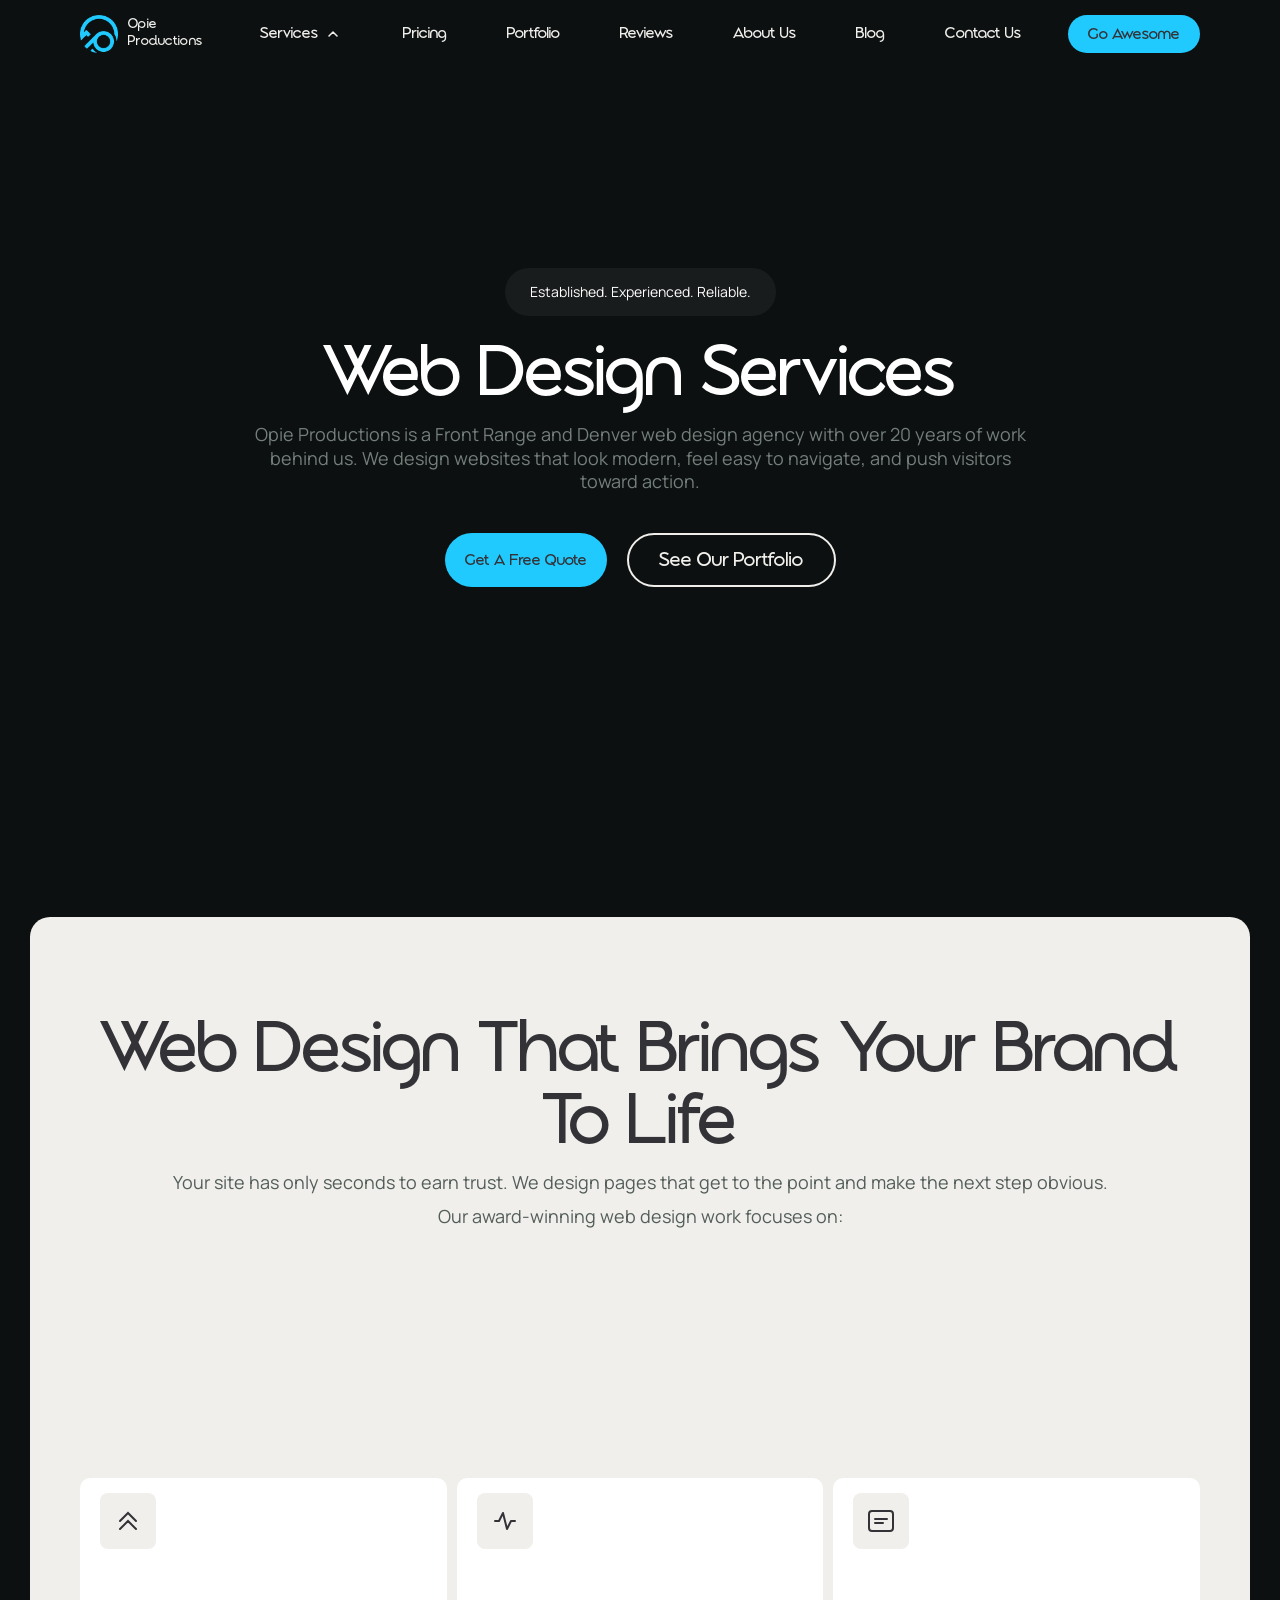
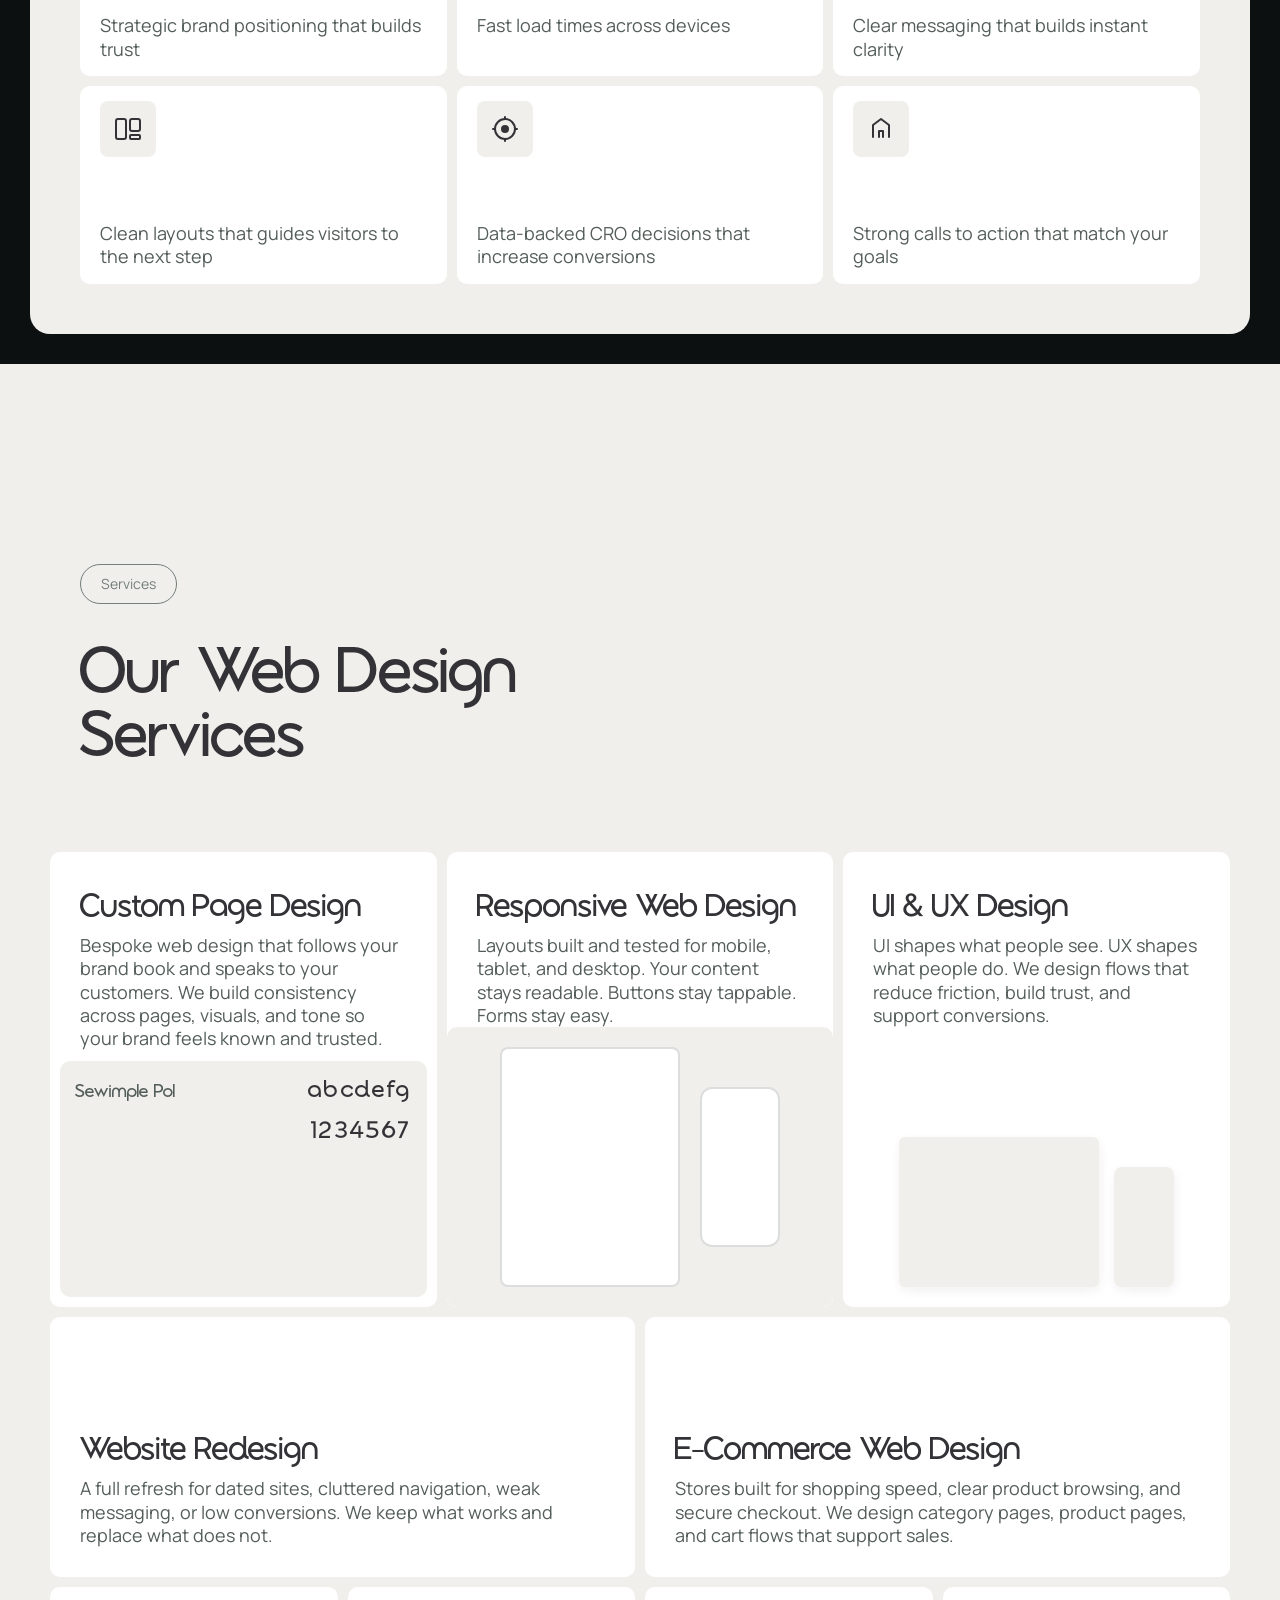
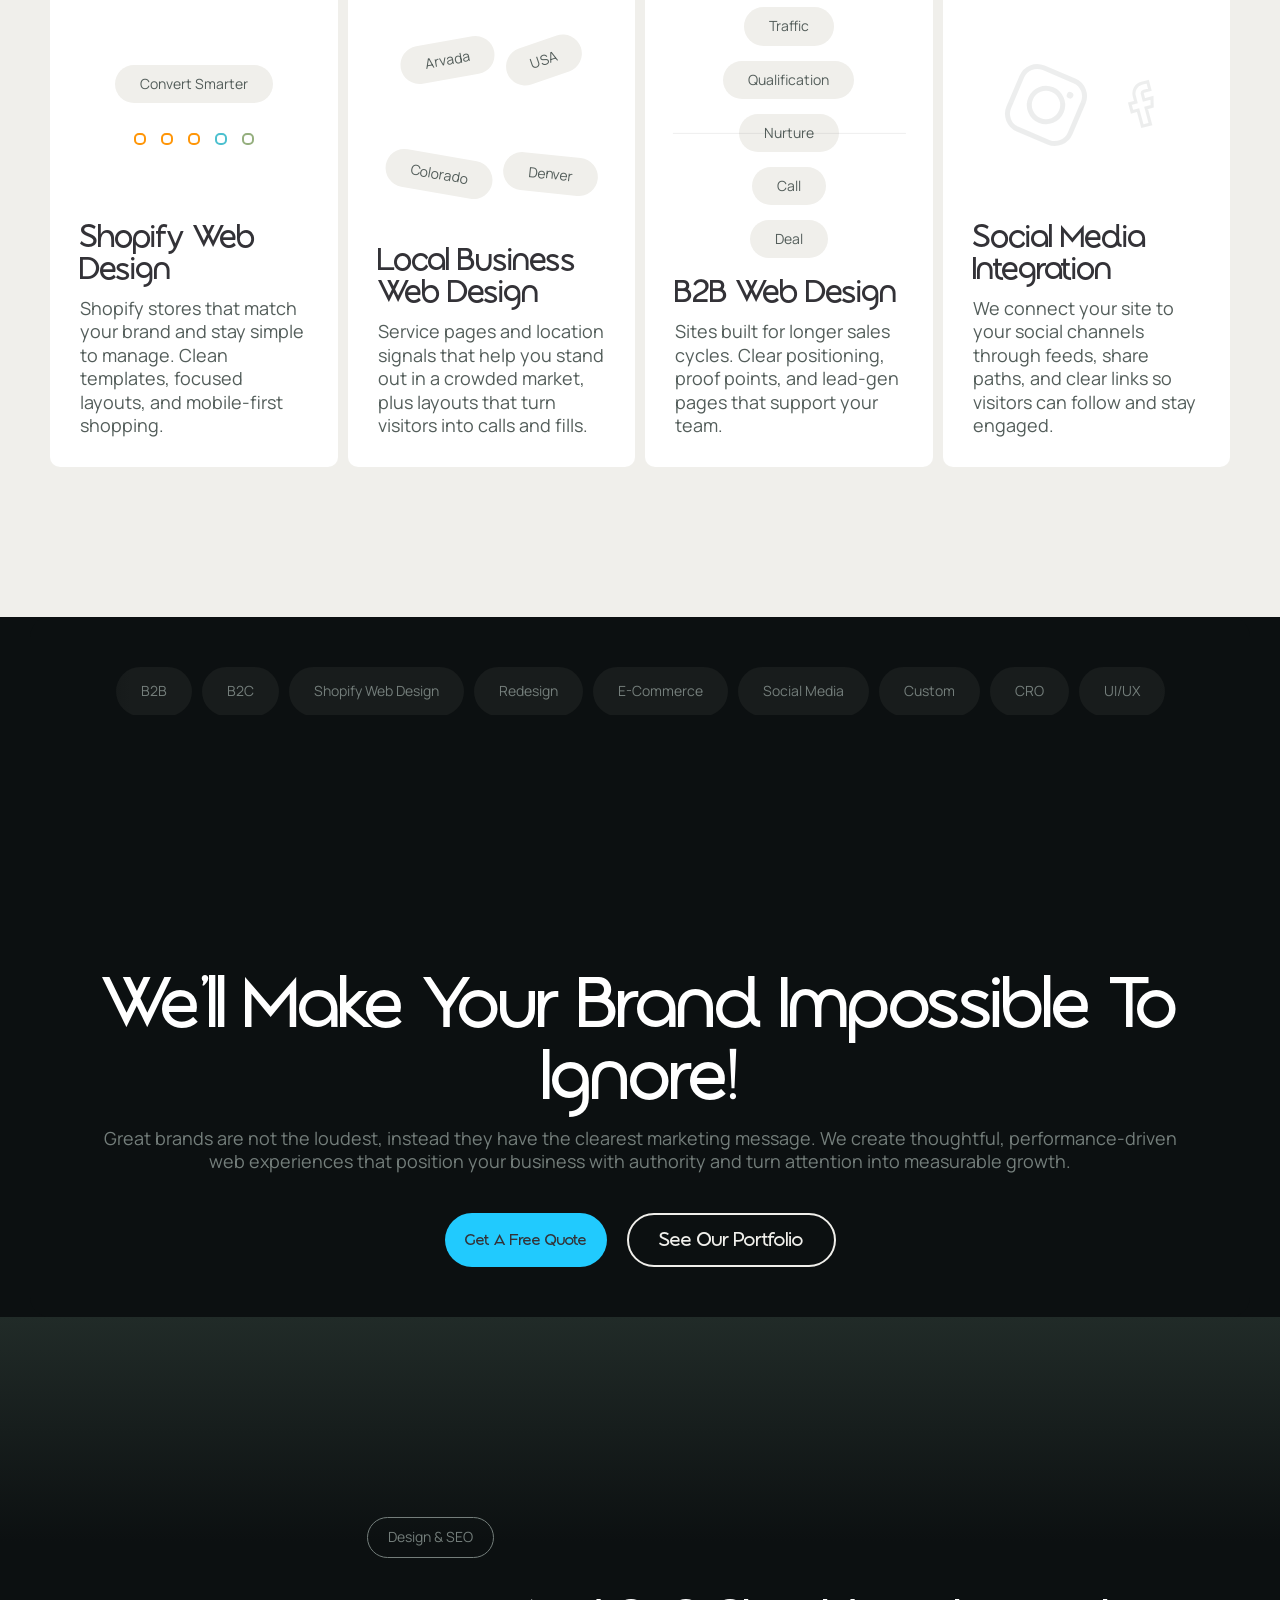
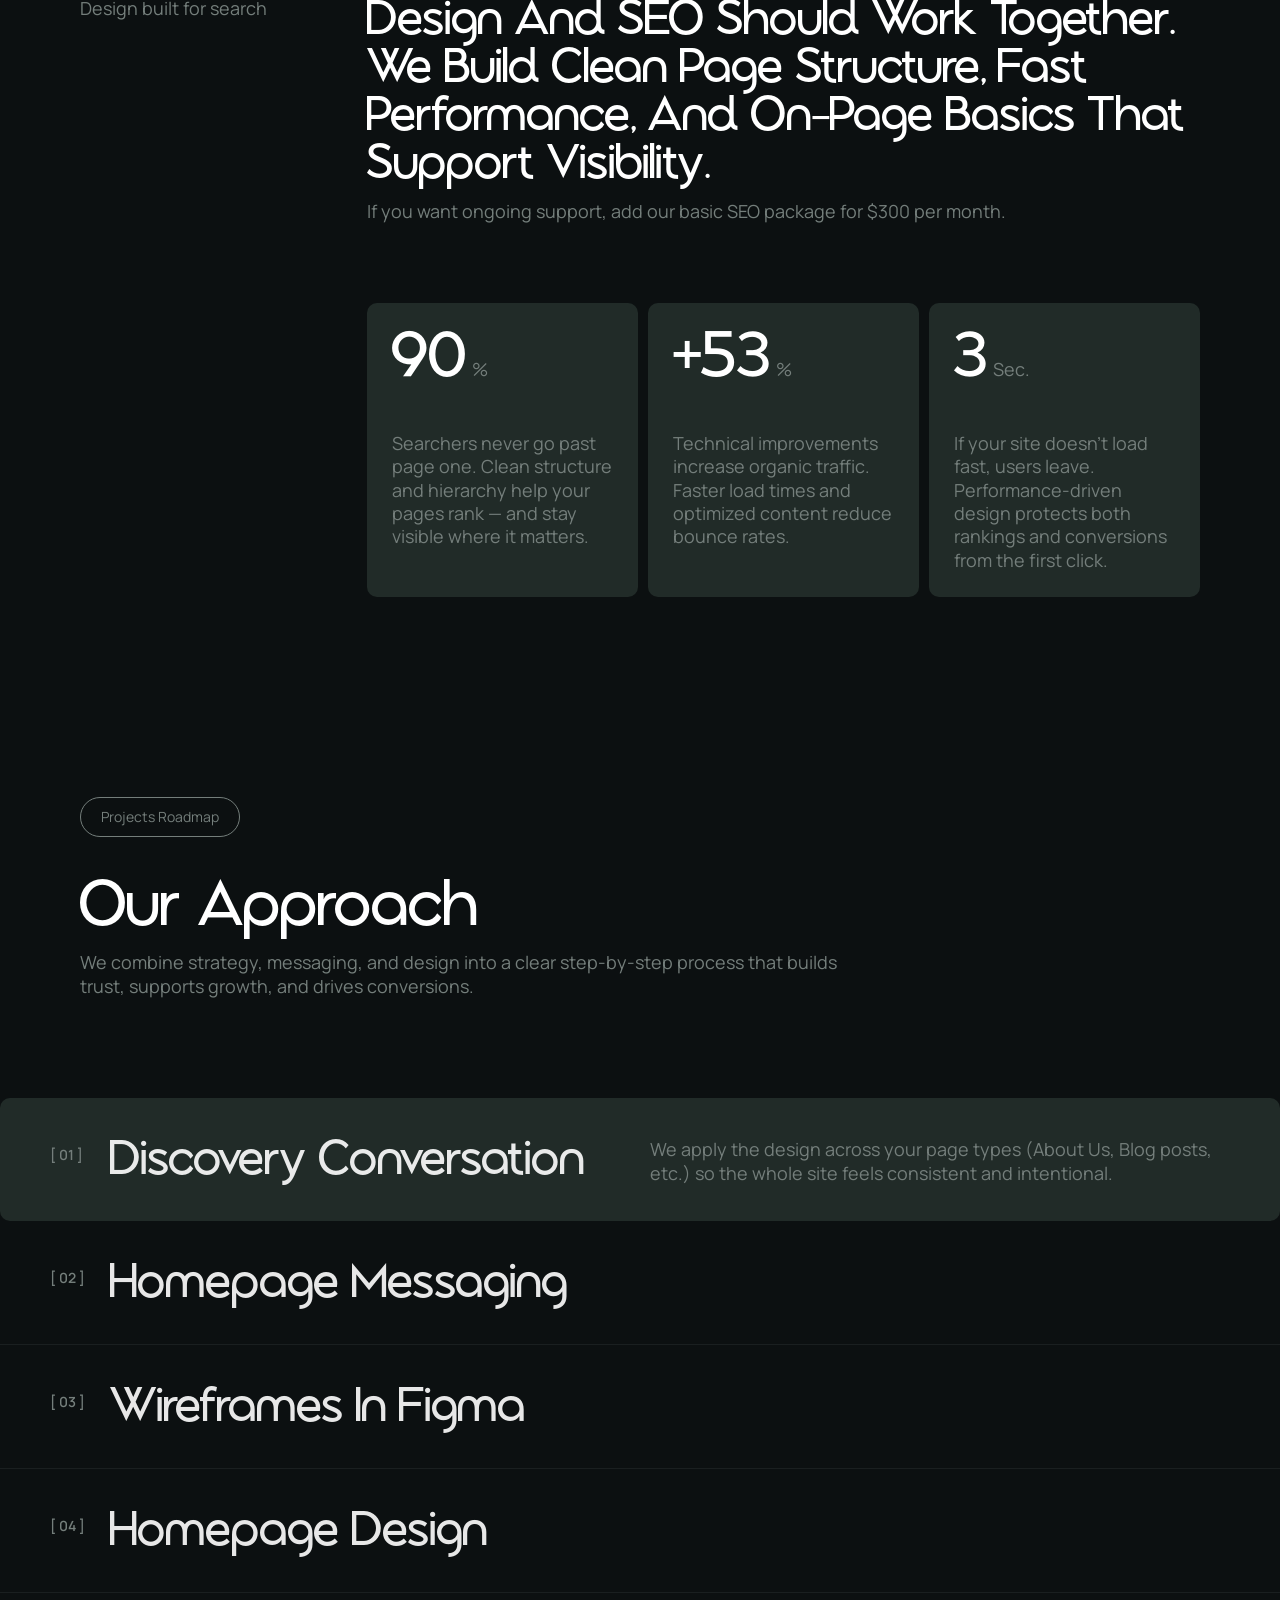
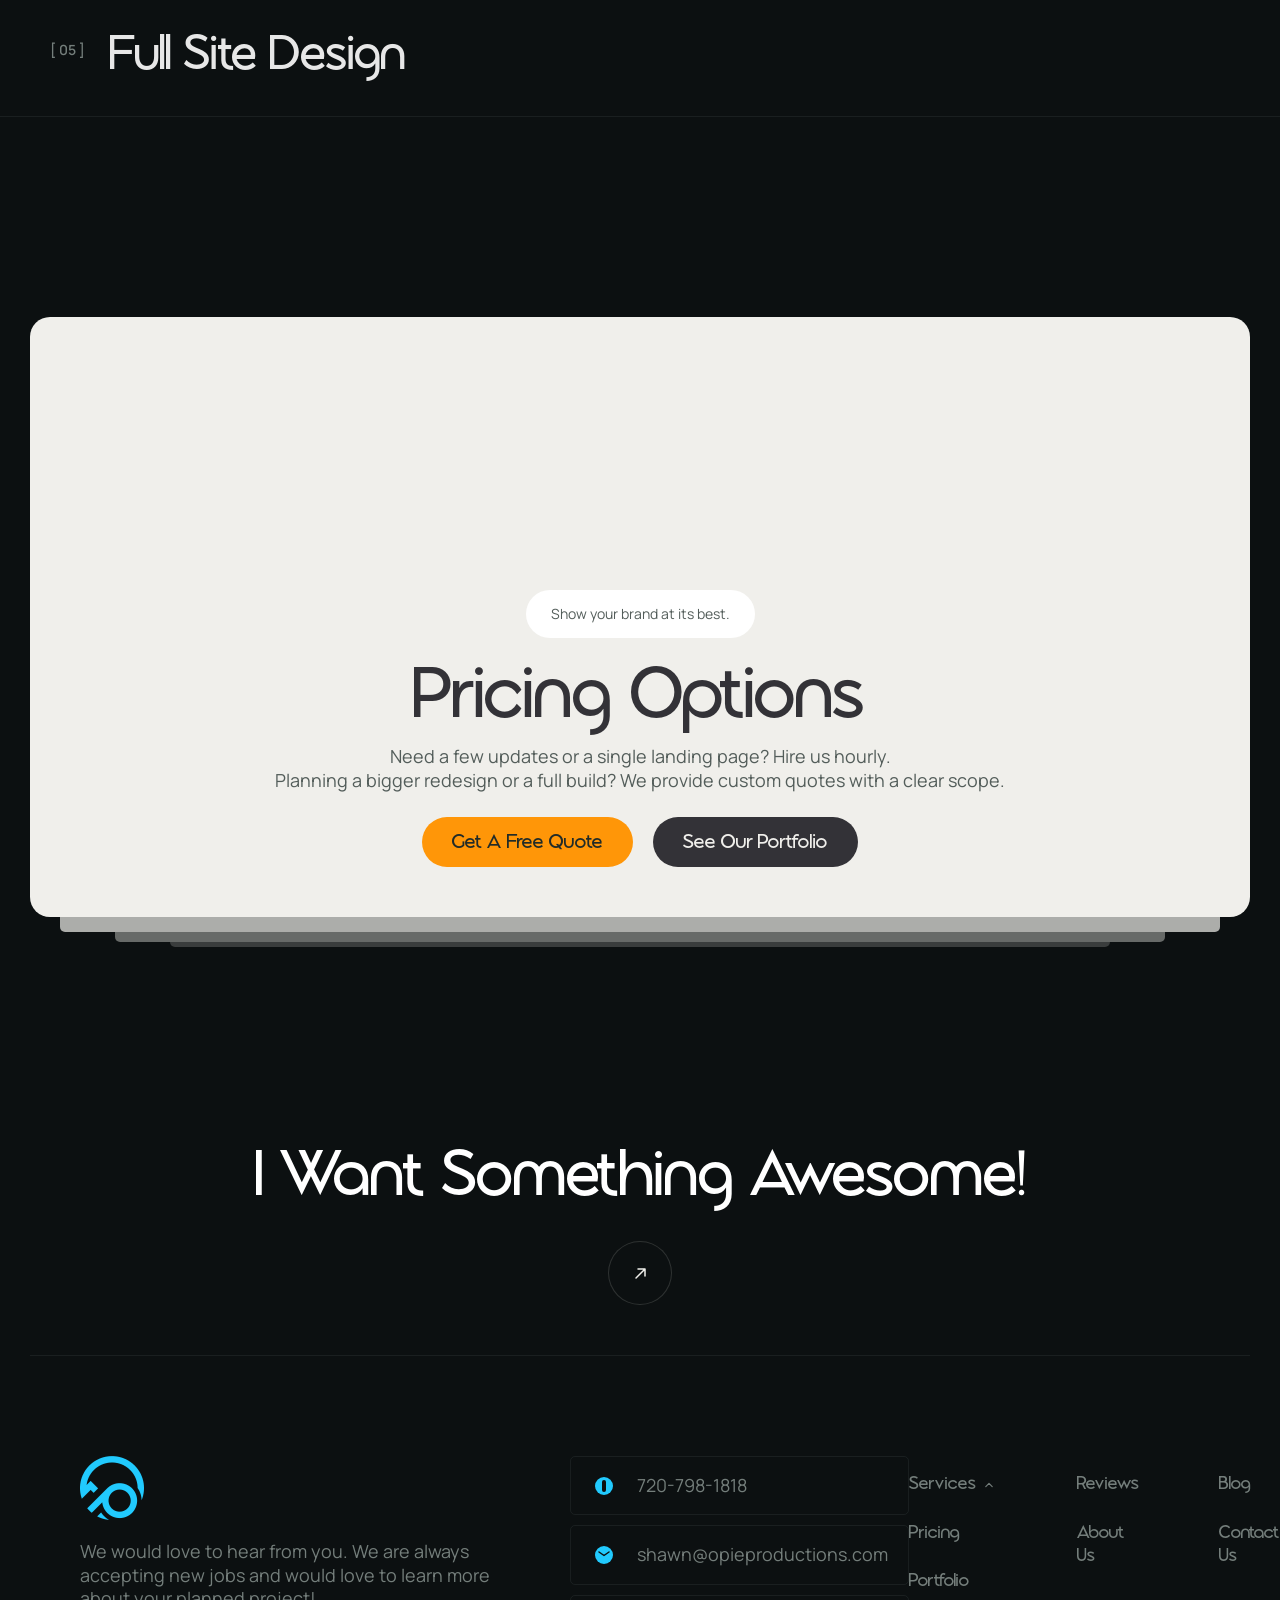
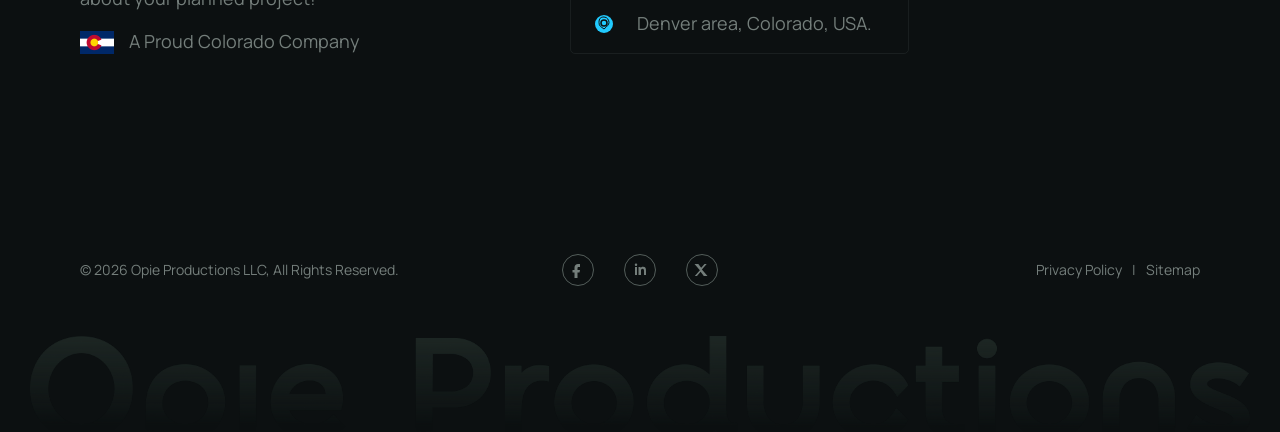
<file: web-design.html>
<!DOCTYPE html>
<html lang="en">
<head>
  <meta charset="UTF-8">
  <meta name="viewport" content="width=device-width, initial-scale=1.0">
  <title>Web Design Services - Opie Productions</title>
  <link rel="preconnect" href="https://fonts.googleapis.com">
  <link rel="preconnect" href="https://fonts.gstatic.com" crossorigin>
  <link href="https://fonts.googleapis.com/css2?family=Manrope:wght@300;400;500;600;700&display=swap" rel="stylesheet">
  <link rel="icon" type="image/x-icon" href="favicon.ico">
  <link rel="icon" type="image/png" sizes="32x32" href="favicon-32x32.png">
  <link rel="apple-touch-icon" sizes="180x180" href="apple-touch-icon.png">
  <link rel="stylesheet" href="css/styles.css">
</head>
<body>

  <!-- ==================== NAV ==================== -->
  <nav class="nav">
    <div class="nav__left">
      <a href="index.html" class="nav__logo">
        <img src="images/footer-logo.png" alt="Opie Productions logo" class="nav__logo-icon" width="38" height="38">
        <span class="nav__logo-text">Opie<br>Productions</span>
      </a>
    </div>
    <div class="nav__links">
      <div class="nav__dropdown">
        <span>Services</span>
        <svg class="nav__dropdown-arrow" width="20" height="20" viewBox="0 0 20 20" fill="none"><path d="M6 12l4-4 4 4" stroke="#f0efeb" stroke-width="1.5" stroke-linecap="round" stroke-linejoin="round"/></svg>
        <div class="nav__dropdown-menu">
          <a href="web-design.html" class="nav__dropdown-item">Web Design</a>
          <a href="web-dev.html" class="nav__dropdown-item">Web Development</a>
          <a href="seo.html" class="nav__dropdown-item">SEO</a>
        </div>
      </div>
      <a href="pricing.html">Pricing</a>
      <a href="portfolio.html">Portfolio</a>
      <a href="index.html#reviews">Reviews</a>
      <a href="about.html">About Us</a>
      <a href="#">Blog</a>
      <a href="#">Contact Us</a>
    </div>
    <div class="nav__right">
      <a href="#" class="btn btn--cyan">Go Awesome</a>
    </div>
  </nav>

  <!-- ==================== HERO ==================== -->
  <section class="sp-hero">
    <div class="sp-hero__inner">
      <div class="sp-hero__badge">Established. Experienced. Reliable.</div>
      <div class="sp-hero__content">
        <div class="sp-hero__text">
          <h1 class="sp-hero__heading">Web Design Services</h1>
          <p class="sp-hero__subtext">Opie Productions is a Front Range and Denver web design agency with over 20 years of work behind us. We design websites that look modern, feel easy to navigate, and push visitors toward action.</p>
        </div>
        <div class="sp-hero__buttons">
          <a href="#" class="btn btn--cyan">Get a Free Quote</a>
          <a href="portfolio.html" class="btn btn--outline">See Our Portfolio</a>
        </div>
      </div>
    </div>
    <div class="sp-hero__shadow">
      <div class="sp-hero__shadow-bar sp-hero__shadow-bar--1"></div>
      <div class="sp-hero__shadow-bar sp-hero__shadow-bar--2"></div>
      <div class="sp-hero__shadow-bar sp-hero__shadow-bar--3"></div>
    </div>
  </section>

  <!-- ==================== BRAND CTA ==================== -->
  <section class="sp-brand-cta">
    <div class="sp-brand-cta__inner">
      <div class="sp-brand-cta__text">
        <h2 class="sp-brand-cta__heading">Web design that brings your brand to life</h2>
        <p class="sp-brand-cta__subtext">Your site has only seconds to earn trust. We design pages that get to the point and make the next step obvious.</p>
        <p class="sp-brand-cta__subtext">Our award-winning web design work focuses on:</p>
      </div>
      <div class="sp-brand-cta__cards">
        <div class="sp-brand-cta__card">
          <div class="sp-brand-cta__card-icon">
            <svg width="56" height="56" viewBox="0 0 56 56" fill="none"><rect width="56" height="56" rx="8" fill="#f0efeb"/><path d="M20 36l8-8 8 8" stroke="#333237" stroke-width="2" stroke-linecap="round"/><path d="M20 28l8-8 8 8" stroke="#333237" stroke-width="2" stroke-linecap="round"/></svg>
          </div>
          <p class="sp-brand-cta__card-text">Strategic brand positioning that builds trust</p>
        </div>
        <div class="sp-brand-cta__card">
          <div class="sp-brand-cta__card-icon">
            <svg width="56" height="56" viewBox="0 0 56 56" fill="none"><rect width="56" height="56" rx="8" fill="#f0efeb"/><path d="M18 28h4l4-8 4 16 4-8h4" stroke="#333237" stroke-width="2" stroke-linecap="round" stroke-linejoin="round"/></svg>
          </div>
          <p class="sp-brand-cta__card-text">Fast load times across devices</p>
        </div>
        <div class="sp-brand-cta__card">
          <div class="sp-brand-cta__card-icon">
            <svg width="56" height="56" viewBox="0 0 56 56" fill="none"><rect width="56" height="56" rx="8" fill="#f0efeb"/><rect x="16" y="18" width="24" height="20" rx="3" stroke="#333237" stroke-width="2"/><path d="M22 26h12M22 30h8" stroke="#333237" stroke-width="2" stroke-linecap="round"/></svg>
          </div>
          <p class="sp-brand-cta__card-text">Clear messaging that builds instant clarity</p>
        </div>
        <div class="sp-brand-cta__card">
          <div class="sp-brand-cta__card-icon">
            <svg width="56" height="56" viewBox="0 0 56 56" fill="none"><rect width="56" height="56" rx="8" fill="#f0efeb"/><rect x="16" y="18" width="10" height="20" rx="2" stroke="#333237" stroke-width="2"/><rect x="30" y="18" width="10" height="12" rx="2" stroke="#333237" stroke-width="2"/><rect x="30" y="34" width="10" height="4" rx="1" stroke="#333237" stroke-width="2"/></svg>
          </div>
          <p class="sp-brand-cta__card-text">Clean layouts that guides visitors to the next step</p>
        </div>
        <div class="sp-brand-cta__card">
          <div class="sp-brand-cta__card-icon">
            <svg width="56" height="56" viewBox="0 0 56 56" fill="none"><rect width="56" height="56" rx="8" fill="#f0efeb"/><circle cx="28" cy="28" r="10" stroke="#333237" stroke-width="2"/><circle cx="28" cy="28" r="4" fill="#333237"/><path d="M28 18v-2M28 40v-2M38 28h2M16 28h2" stroke="#333237" stroke-width="2" stroke-linecap="round"/></svg>
          </div>
          <p class="sp-brand-cta__card-text">Data-backed CRO decisions that increase conversions</p>
        </div>
        <div class="sp-brand-cta__card">
          <div class="sp-brand-cta__card-icon">
            <svg width="56" height="56" viewBox="0 0 56 56" fill="none"><rect width="56" height="56" rx="8" fill="#f0efeb"/><path d="M20 36V24l8-6 8 6v12" stroke="#333237" stroke-width="2" stroke-linecap="round" stroke-linejoin="round"/><path d="M26 36v-6h4v6" stroke="#333237" stroke-width="2" stroke-linecap="round" stroke-linejoin="round"/></svg>
          </div>
          <p class="sp-brand-cta__card-text">Strong calls to action that match your goals</p>
        </div>
      </div>
    </div>
  </section>

  <!-- ==================== OUR WEB DESIGN SERVICES ==================== -->
  <section class="sp-services">
    <div class="sp-services__header">
      <div class="sp-services__badge">Services</div>
      <h2 class="sp-services__title">Our web design<br>services</h2>
    </div>

    <div class="sp-services__grid">
      <!-- Row 1: 3 tall cards -->
      <div class="sp-services__row sp-services__row--tall">
        <div class="sp-services__card">
          <div class="sp-services__card-top">
            <h3 class="sp-services__card-title">Custom page design</h3>
            <p class="sp-services__card-text">Bespoke web design that follows your brand book and speaks to your customers. We build consistency across pages, visuals, and tone so your brand feels known and trusted.</p>
          </div>
          <div class="sp-services__card-visual sp-services__card-visual--custom">
            <div class="sp-services__card-preview">
              <div class="sp-services__card-preview-header">
                <span class="sp-services__card-preview-font">Sewimple Pol</span>
                <span class="sp-services__card-preview-sample">abcdefg</span>
              </div>
              <span class="sp-services__card-preview-numbers">1234567</span>
            </div>
          </div>
        </div>
        <div class="sp-services__card">
          <div class="sp-services__card-top">
            <h3 class="sp-services__card-title">Responsive web design</h3>
            <p class="sp-services__card-text">Layouts built and tested for mobile, tablet, and desktop. Your content stays readable. Buttons stay tappable. Forms stay easy.</p>
          </div>
          <div class="sp-services__card-visual sp-services__card-visual--responsive">
            <div class="sp-services__device sp-services__device--tablet"></div>
            <div class="sp-services__device sp-services__device--phone"></div>
          </div>
        </div>
        <div class="sp-services__card">
          <div class="sp-services__card-top">
            <h3 class="sp-services__card-title">UI &amp; UX design</h3>
            <p class="sp-services__card-text">UI shapes what people see. UX shapes what people do. We design flows that reduce friction, build trust, and support conversions.</p>
          </div>
          <div class="sp-services__card-visual sp-services__card-visual--uiux">
            <div class="sp-services__mockup sp-services__mockup--desktop"></div>
            <div class="sp-services__mockup sp-services__mockup--mobile"></div>
          </div>
        </div>
      </div>

      <!-- Row 2: 2 medium cards -->
      <div class="sp-services__row sp-services__row--medium">
        <div class="sp-services__card sp-services__card--compact">
          <h3 class="sp-services__card-title">Website redesign</h3>
          <p class="sp-services__card-text">A full refresh for dated sites, cluttered navigation, weak messaging, or low conversions. We keep what works and replace what does not.</p>
        </div>
        <div class="sp-services__card sp-services__card--compact">
          <h3 class="sp-services__card-title">E-commerce web design</h3>
          <p class="sp-services__card-text">Stores built for shopping speed, clear product browsing, and secure checkout. We design category pages, product pages, and cart flows that support sales.</p>
        </div>
      </div>

      <!-- Row 3: 4 cards with visuals -->
      <div class="sp-services__row sp-services__row--tall">
        <div class="sp-services__card">
          <div class="sp-services__card-visual sp-services__card-visual--shopify">
            <div class="sp-services__shopify-badge">Convert Smarter</div>
            <div class="sp-services__shopify-dots">
              <span class="sp-services__dot sp-services__dot--orange"></span>
              <span class="sp-services__dot sp-services__dot--orange"></span>
              <span class="sp-services__dot sp-services__dot--orange"></span>
              <span class="sp-services__dot sp-services__dot--cyan"></span>
              <span class="sp-services__dot sp-services__dot--green"></span>
            </div>
          </div>
          <div class="sp-services__card-bottom">
            <h3 class="sp-services__card-title">Shopify web design</h3>
            <p class="sp-services__card-text">Shopify stores that match your brand and stay simple to manage. Clean templates, focused layouts, and mobile-first shopping.</p>
          </div>
        </div>
        <div class="sp-services__card">
          <div class="sp-services__card-visual sp-services__card-visual--local">
            <span class="sp-services__location-pill sp-services__location-pill--1">Arvada</span>
            <span class="sp-services__location-pill sp-services__location-pill--2">USA</span>
            <span class="sp-services__location-pill sp-services__location-pill--3">Colorado</span>
            <span class="sp-services__location-pill sp-services__location-pill--4">Denver</span>
          </div>
          <div class="sp-services__card-bottom">
            <h3 class="sp-services__card-title">Local business web design</h3>
            <p class="sp-services__card-text">Service pages and location signals that help you stand out in a crowded market, plus layouts that turn visitors into calls and fills.</p>
          </div>
        </div>
        <div class="sp-services__card">
          <div class="sp-services__card-visual sp-services__card-visual--b2b">
            <span class="sp-services__funnel-pill sp-services__funnel-pill--1">Traffic</span>
            <span class="sp-services__funnel-pill sp-services__funnel-pill--2">Qualification</span>
            <span class="sp-services__funnel-pill sp-services__funnel-pill--3">Nurture</span>
            <span class="sp-services__funnel-pill sp-services__funnel-pill--4">Call</span>
            <span class="sp-services__funnel-pill sp-services__funnel-pill--5">Deal</span>
          </div>
          <div class="sp-services__card-bottom">
            <h3 class="sp-services__card-title">B2B web design</h3>
            <p class="sp-services__card-text">Sites built for longer sales cycles. Clear positioning, proof points, and lead-gen pages that support your team.</p>
          </div>
        </div>
        <div class="sp-services__card">
          <div class="sp-services__card-visual sp-services__card-visual--social">
            <svg class="sp-services__social-icon sp-services__social-icon--ig" width="80" height="80" viewBox="0 0 24 24" fill="none" opacity="0.1"><rect x="2" y="2" width="20" height="20" rx="5" stroke="#535d5a" stroke-width="1.5"/><circle cx="12" cy="12" r="5" stroke="#535d5a" stroke-width="1.5"/><circle cx="17.5" cy="6.5" r="1" fill="#535d5a"/></svg>
            <svg class="sp-services__social-icon sp-services__social-icon--fb" width="50" height="50" viewBox="0 0 24 24" fill="none" opacity="0.1"><path d="M18 2h-3a5 5 0 00-5 5v3H7v4h3v8h4v-8h3l1-4h-4V7a1 1 0 011-1h3z" stroke="#535d5a" stroke-width="1.5"/></svg>
          </div>
          <div class="sp-services__card-bottom">
            <h3 class="sp-services__card-title">Social media integration</h3>
            <p class="sp-services__card-text">We connect your site to your social channels through feeds, share paths, and clear links so visitors can follow and stay engaged.</p>
          </div>
        </div>
      </div>
    </div>
  </section>

  <!-- ==================== DARK CTA ==================== -->
  <section class="sp-dark-cta">
    <div class="sp-dark-cta__tags">
      <span>B2B</span><span>B2C</span><span>Shopify Web Design</span><span>Redesign</span>
      <span>E-Commerce</span><span>Social Media</span><span>Custom</span><span>CRO</span>
      <span>UI/UX</span><span>Responsive</span><span>Local Business</span><span>Figma</span>
      <span>Strong CTA</span><span>Clean Layouts</span><span>Clear messaging</span>
      <span>Unique</span><span>No Templates</span>
    </div>
    <div class="sp-dark-cta__fade"></div>
    <div class="sp-dark-cta__content">
      <div class="sp-dark-cta__text">
        <h2 class="sp-dark-cta__heading">We'll make your brand impossible to ignore!</h2>
        <p class="sp-dark-cta__subtext">Great brands are not the loudest, instead they have the clearest marketing message. We create thoughtful, performance-driven web experiences that position your business with authority and turn attention into measurable growth.</p>
      </div>
      <div class="sp-dark-cta__buttons">
        <a href="#" class="btn btn--cyan">Get a Free Quote</a>
        <a href="portfolio.html" class="btn btn--outline">See Our Portfolio</a>
      </div>
    </div>
  </section>

  <!-- ==================== DESIGN & SEO ==================== -->
  <section class="sp-seo">
    <div class="sp-seo__inner">
      <div class="sp-seo__left">
        <p class="sp-seo__left-text">Design built for search</p>
      </div>
      <div class="sp-seo__right">
        <div class="sp-seo__header">
          <div class="sp-seo__badge">Design &amp; SEO</div>
          <div class="sp-seo__title-group">
            <h2 class="sp-seo__title">Design and SEO should work together. We build clean page structure, fast performance, and on-page basics that support visibility.</h2>
            <p class="sp-seo__subtitle">If you want ongoing support, add our basic SEO package for $300 per month.</p>
          </div>
        </div>
        <div class="sp-seo__stats">
          <div class="sp-seo__stat">
            <div class="sp-seo__stat-number">
              <span class="sp-seo__stat-value">90</span>
              <span class="sp-seo__stat-unit">%</span>
            </div>
            <p class="sp-seo__stat-text">Searchers never go past page one. Clean structure and hierarchy help your pages rank — and stay visible where it matters.</p>
          </div>
          <div class="sp-seo__stat">
            <div class="sp-seo__stat-number">
              <span class="sp-seo__stat-value">+53</span>
              <span class="sp-seo__stat-unit">%</span>
            </div>
            <p class="sp-seo__stat-text">Technical improvements increase organic traffic. Faster load times and optimized content reduce bounce rates.</p>
          </div>
          <div class="sp-seo__stat">
            <div class="sp-seo__stat-number">
              <span class="sp-seo__stat-value">3</span>
              <span class="sp-seo__stat-unit">Sec.</span>
            </div>
            <p class="sp-seo__stat-text">If your site doesn't load fast, users leave. Performance-driven design protects both rankings and conversions from the first click.</p>
          </div>
        </div>
      </div>
    </div>
  </section>

  <!-- ==================== OUR APPROACH ==================== -->
  <section class="sp-approach">
    <div class="sp-approach__header">
      <div class="sp-approach__badge">Projects Roadmap</div>
      <div class="sp-approach__title-group">
        <h2 class="sp-approach__title">Our approach</h2>
        <p class="sp-approach__subtitle">We combine strategy, messaging, and design into a clear step-by-step process that builds trust, supports growth, and drives conversions.</p>
      </div>
    </div>

    <div class="sp-approach__steps">
      <div class="sp-approach__step sp-approach__step--active">
        <div class="sp-approach__step-left">
          <span class="sp-approach__step-number">[ 01 ]</span>
          <h3 class="sp-approach__step-title">Discovery conversation</h3>
        </div>
        <p class="sp-approach__step-desc">We apply the design across your page types (About Us, Blog posts, etc.) so the whole site feels consistent and intentional.</p>
      </div>
      <div class="sp-approach__step">
        <span class="sp-approach__step-number">[ 02 ]</span>
        <h3 class="sp-approach__step-title">Homepage messaging</h3>
      </div>
      <div class="sp-approach__step">
        <span class="sp-approach__step-number">[ 03 ]</span>
        <h3 class="sp-approach__step-title">Wireframes in Figma</h3>
      </div>
      <div class="sp-approach__step">
        <span class="sp-approach__step-number">[ 04 ]</span>
        <h3 class="sp-approach__step-title">Homepage design</h3>
      </div>
      <div class="sp-approach__step">
        <span class="sp-approach__step-number">[ 05 ]</span>
        <h3 class="sp-approach__step-title">Full site design</h3>
      </div>
    </div>
  </section>

  <!-- ==================== PRICING CTA ==================== -->
  <section class="sp-pricing-cta">
    <div class="sp-pricing-cta__inner">
      <div class="sp-pricing-cta__badge">Show your brand at its best.</div>
      <div class="sp-pricing-cta__text">
        <h2 class="sp-pricing-cta__heading">Pricing options</h2>
        <p class="sp-pricing-cta__subtext">Need a few updates or a single landing page? Hire us hourly.<br>Planning a bigger redesign or a full build? We provide custom quotes with a clear scope.</p>
      </div>
      <div class="sp-pricing-cta__buttons">
        <a href="#" class="btn btn--orange">Get a Free Quote</a>
        <a href="portfolio.html" class="btn btn--dark">See Our Portfolio</a>
      </div>
    </div>
    <div class="sp-pricing-cta__shadow">
      <div class="sp-pricing-cta__shadow-bar sp-pricing-cta__shadow-bar--1"></div>
      <div class="sp-pricing-cta__shadow-bar sp-pricing-cta__shadow-bar--2"></div>
      <div class="sp-pricing-cta__shadow-bar sp-pricing-cta__shadow-bar--3"></div>
    </div>
  </section>

  <!-- ==================== FOOTER ==================== -->
  <footer class="footer">
    <div class="footer__cta">
      <h2 class="footer__cta-heading">I Want Something Awesome!</h2>
      <button class="arrow-btn-lg arrow-btn-lg--dark">
        <svg width="17" height="17" viewBox="0 0 17 17" fill="none"><path d="M4 13L13 4M13 4H6M13 4v7" stroke="#f0efeb" stroke-width="1.5" stroke-linecap="round" stroke-linejoin="round"/></svg>
      </button>
    </div>
    <div class="footer__divider"></div>
    <div class="footer__content">
      <div class="footer__left">
        <div class="footer__about">
          <div class="footer__logo">
            <img src="images/footer-logo.png" alt="Opie Productions" class="footer__logo-img">
          </div>
          <p class="footer__description">We would love to hear from you.  We are always accepting new jobs and would love to learn more about your planned project!</p>
          <div class="footer__colorado">
            <img src="images/colorado-flag.png" alt="Colorado flag" class="footer__flag">
            <span>A Proud Colorado Company</span>
          </div>
        </div>
        <div class="footer__contact">
          <div class="footer__contact-item">
            <div class="footer__contact-icon">
              <svg width="18" height="18" viewBox="0 0 18 18" fill="none"><rect width="18" height="18" rx="9" fill="#21cafe"/><rect x="7" y="3" width="4" height="12" rx="2" fill="#0c1011"/></svg>
            </div>
            <span>720-798-1818</span>
          </div>
          <div class="footer__contact-item">
            <div class="footer__contact-icon">
              <svg width="18" height="18" viewBox="0 0 18 18" fill="none"><rect width="18" height="18" rx="9" fill="#21cafe"/><path d="M4 6l5 3.5L14 6" stroke="#0c1011" stroke-width="1.5" stroke-linecap="round" stroke-linejoin="round"/></svg>
            </div>
            <span>shawn@opieproductions.com</span>
          </div>
          <div class="footer__contact-item">
            <div class="footer__contact-icon">
              <svg width="18" height="18" viewBox="0 0 18 18" fill="none"><rect width="18" height="18" rx="9" fill="#21cafe"/><circle cx="9" cy="8" r="3" stroke="#0c1011" stroke-width="1.5"/><path d="M9 14c3-2.5 5-4.5 5-6.5S12.5 2 9 2 4 3.5 4 7.5s2 4 5 6.5z" stroke="#0c1011" stroke-width="1" fill="none"/></svg>
            </div>
            <span>Denver area, Colorado, USA.</span>
          </div>
        </div>
      </div>
      <div class="footer__nav">
        <div class="footer__nav-col">
          <a href="#" class="footer__nav-link">Services <svg width="16" height="16" viewBox="0 0 20 20" fill="none"><path d="M6 12l4-4 4 4" stroke="#747e7b" stroke-width="1.5" stroke-linecap="round" stroke-linejoin="round"/></svg></a>
          <a href="pricing.html" class="footer__nav-link">Pricing</a>
          <a href="portfolio.html" class="footer__nav-link">Portfolio</a>
        </div>
        <div class="footer__nav-col">
          <a href="index.html#reviews" class="footer__nav-link">Reviews</a>
          <a href="about.html" class="footer__nav-link">About Us</a>
        </div>
        <div class="footer__nav-col">
          <a href="#" class="footer__nav-link">Blog</a>
          <a href="#" class="footer__nav-link">Contact Us</a>
        </div>
      </div>
    </div>
    <div class="footer__bottom">
      <div class="footer__bottom-bar">
        <p>&copy; 2026 Opie Productions LLC, All Rights Reserved.</p>
        <div class="footer__socials">
          <a href="#" class="footer__social" aria-label="Facebook">
            <svg width="32" height="32" viewBox="0 0 32 32" fill="none"><circle cx="16" cy="16" r="15.5" stroke="#535d5a"/><path d="M18 13h-1.5c-.5 0-1 .5-1 1v2h2.5l-.5 2.5H15.5V24h-3v-5.5h-2V16h2v-2.5c0-2 1.5-3.5 3.5-3.5H18v3z" fill="#747e7b"/></svg>
          </a>
          <a href="#" class="footer__social" aria-label="LinkedIn">
            <svg width="32" height="32" viewBox="0 0 32 32" fill="none"><circle cx="16" cy="16" r="15.5" stroke="#535d5a"/><path d="M11 13h2v8h-2v-8zm1-3.5a1.25 1.25 0 110 2.5 1.25 1.25 0 010-2.5zM14.5 13h2v1.1c.3-.6 1.2-1.3 2.5-1.3 2.5 0 3 1.6 3 3.7V21h-2v-4c0-1-.2-2.2-1.5-2.2S17 16 17 17v4h-2.5v-8z" fill="#747e7b"/></svg>
          </a>
          <a href="#" class="footer__social" aria-label="X / Twitter">
            <svg width="32" height="32" viewBox="0 0 32 32" fill="none"><circle cx="16" cy="16" r="15.5" stroke="#535d5a"/><path d="M18.5 10h2.2l-4.8 5.5L21.5 22h-3.7l-3.2-4.2L11 22H8.8l5.1-5.8L8.5 10h3.8l2.9 3.8L18.5 10z" fill="#747e7b"/></svg>
          </a>
        </div>
        <div class="footer__legal">
          <a href="#">Privacy Policy</a>
          <span>|</span>
          <a href="#">Sitemap</a>
        </div>
      </div>
      <div class="footer__brand">
        <img src="images/footer-brand.png" alt="Opie Productions" class="footer__brand-img">
      </div>
    </div>
  </footer>

  <script src="js/script.js"></script>
</body>
</html>
</file>
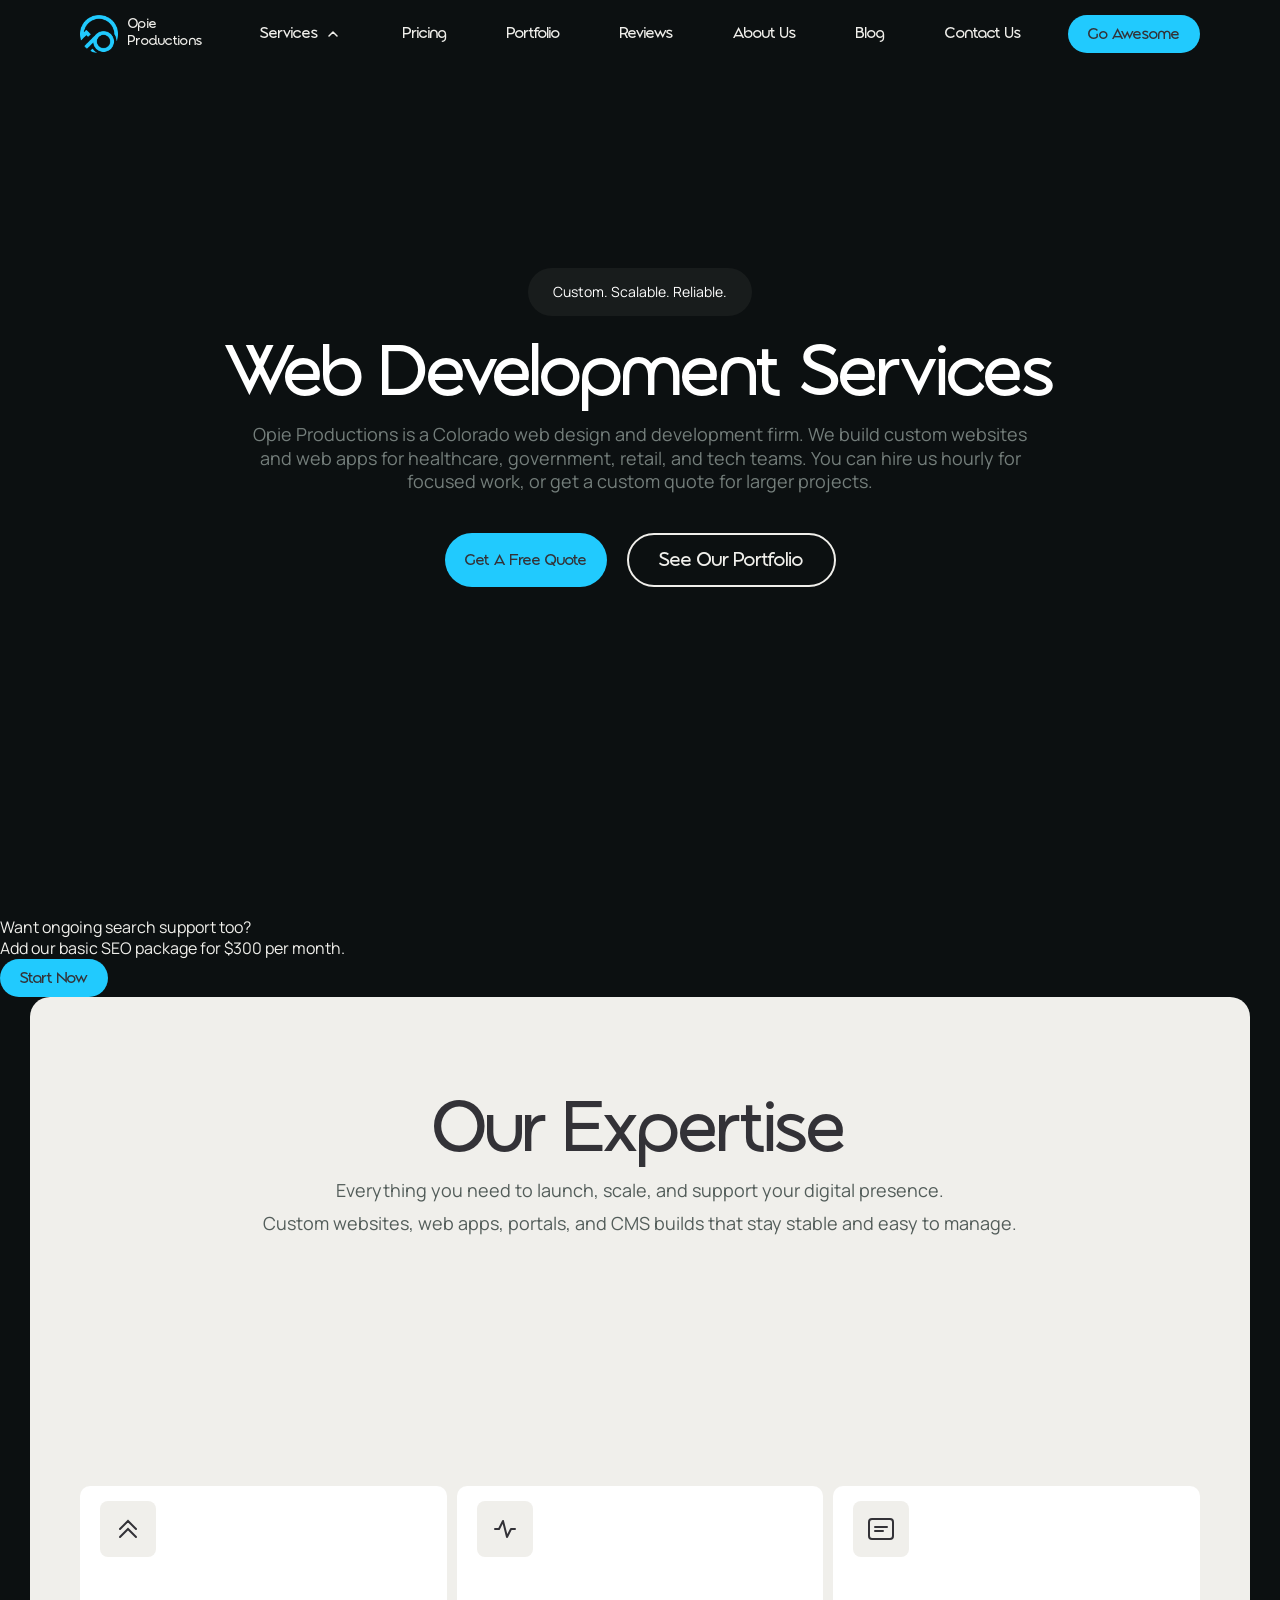
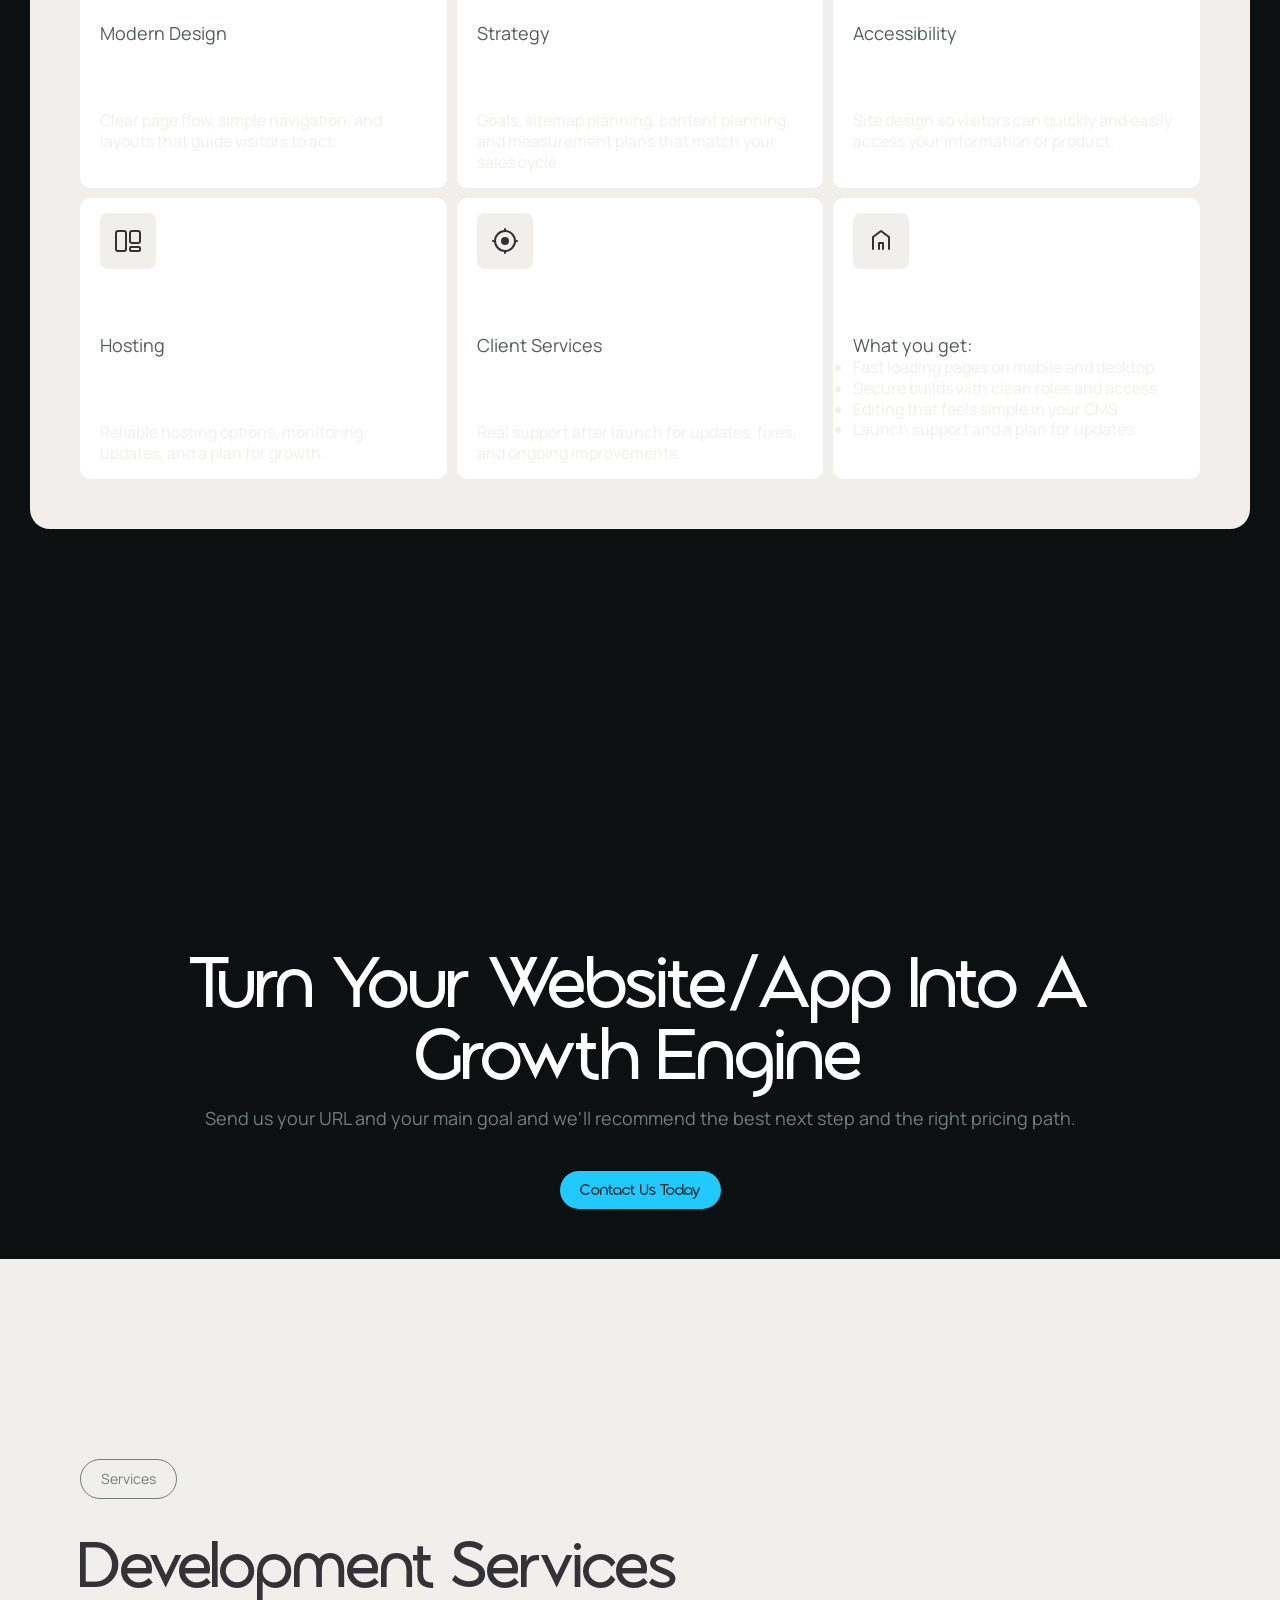
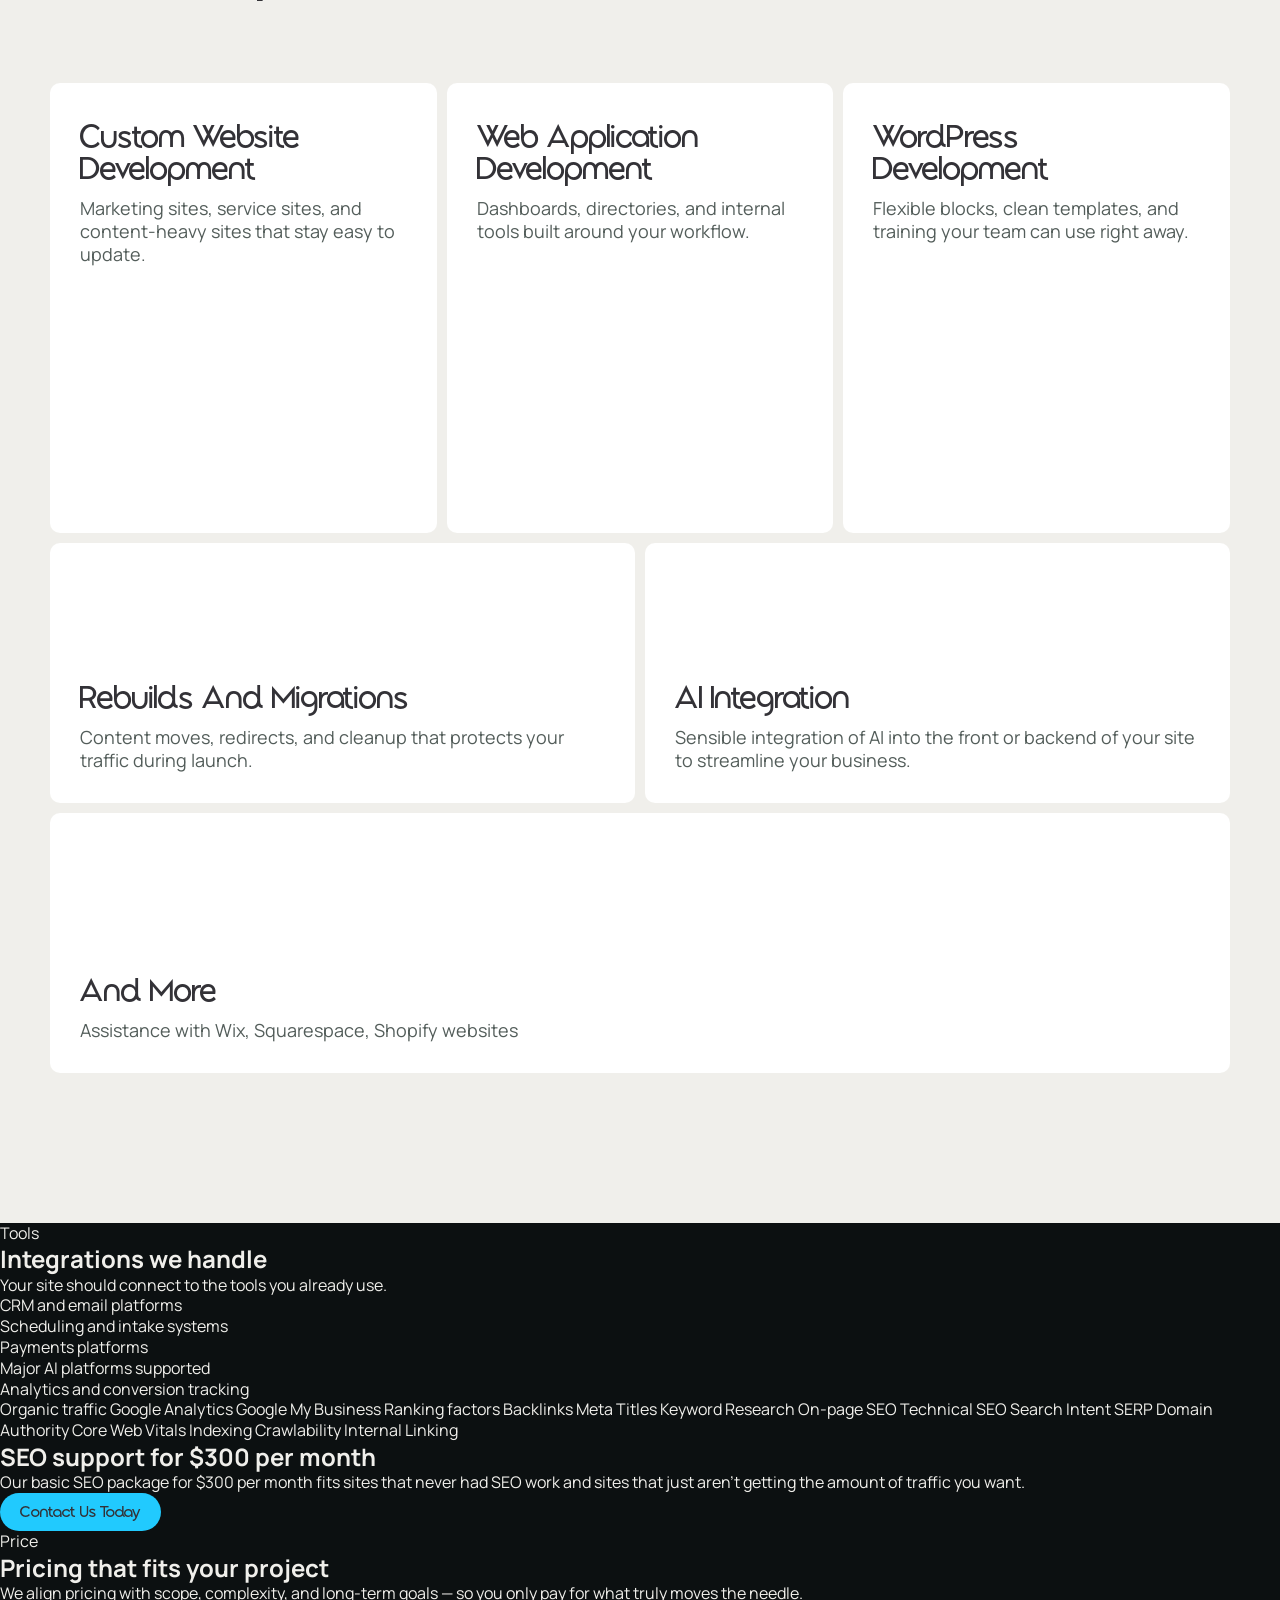
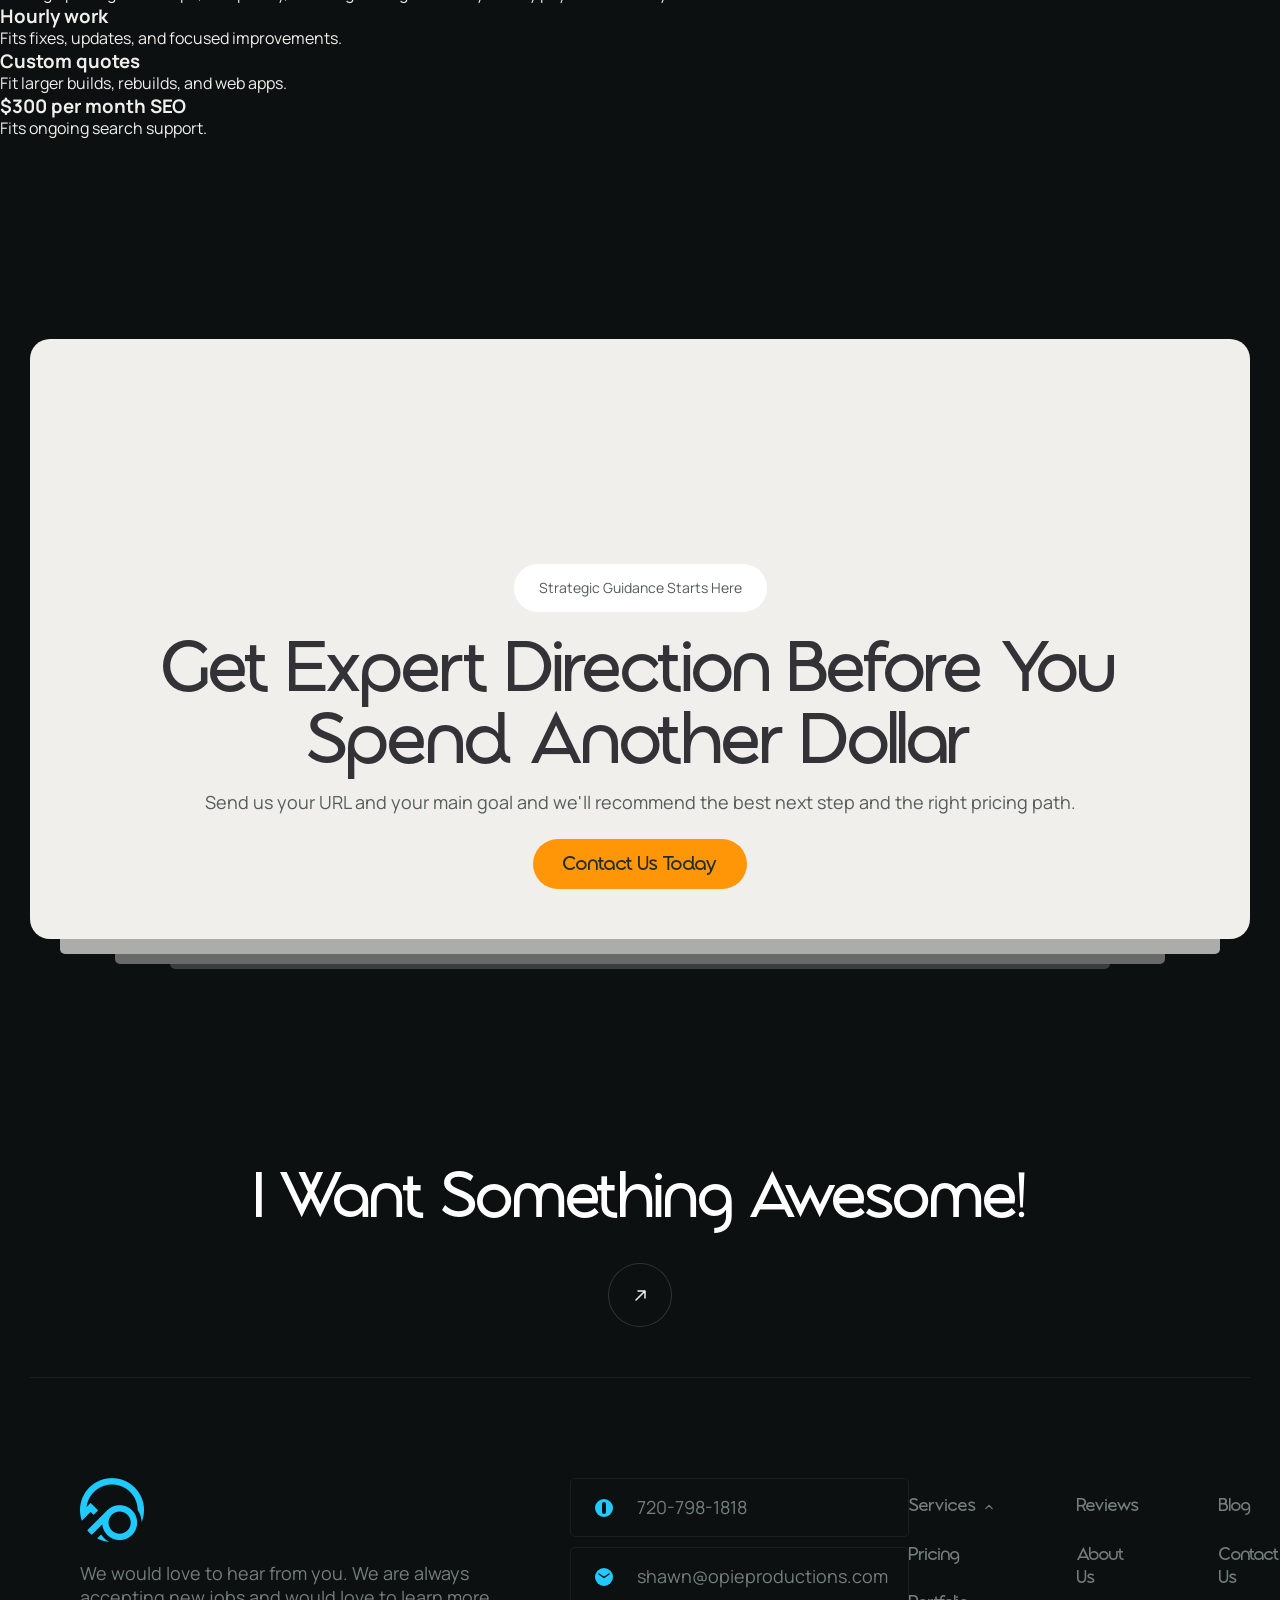
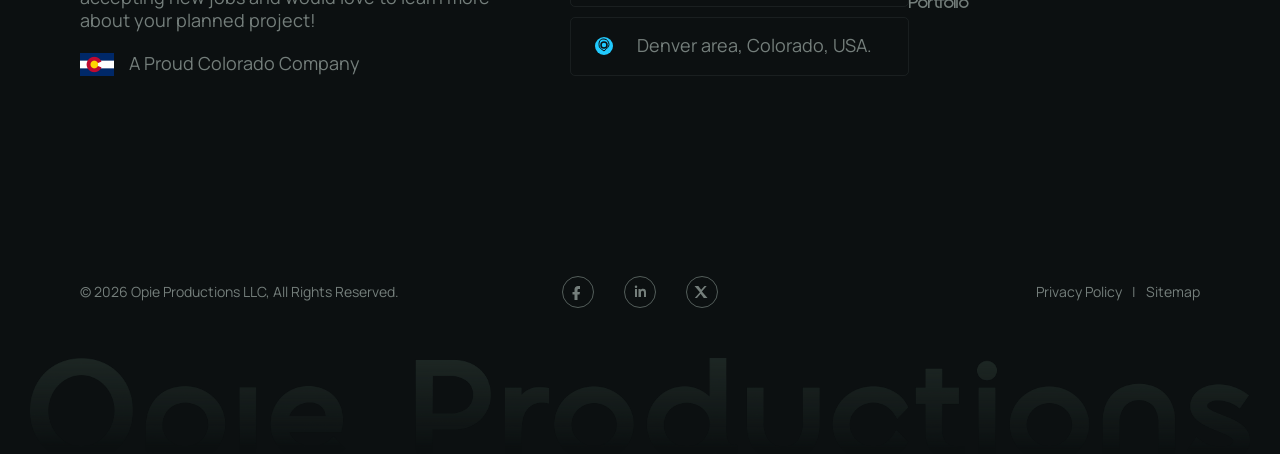
<file: web-dev.html>
<!DOCTYPE html>
<html lang="en">
<head>
  <meta charset="UTF-8">
  <meta name="viewport" content="width=device-width, initial-scale=1.0">
  <title>Web Development Services - Opie Productions</title>
  <link rel="preconnect" href="https://fonts.googleapis.com">
  <link rel="preconnect" href="https://fonts.gstatic.com" crossorigin>
  <link href="https://fonts.googleapis.com/css2?family=Manrope:wght@300;400;500;600;700&display=swap" rel="stylesheet">
  <link rel="icon" type="image/x-icon" href="favicon.ico">
  <link rel="icon" type="image/png" sizes="32x32" href="favicon-32x32.png">
  <link rel="apple-touch-icon" sizes="180x180" href="apple-touch-icon.png">
  <link rel="stylesheet" href="css/styles.css">
</head>
<body>

  <!-- ==================== NAV ==================== -->
  <nav class="nav">
    <div class="nav__left">
      <a href="index.html" class="nav__logo">
        <img src="images/footer-logo.png" alt="Opie Productions logo" class="nav__logo-icon" width="38" height="38">
        <span class="nav__logo-text">Opie<br>Productions</span>
      </a>
    </div>
    <div class="nav__links">
      <div class="nav__dropdown">
        <span>Services</span>
        <svg class="nav__dropdown-arrow" width="20" height="20" viewBox="0 0 20 20" fill="none"><path d="M6 12l4-4 4 4" stroke="#f0efeb" stroke-width="1.5" stroke-linecap="round" stroke-linejoin="round"/></svg>
        <div class="nav__dropdown-menu">
          <a href="web-design.html" class="nav__dropdown-item">Web Design</a>
          <a href="web-dev.html" class="nav__dropdown-item">Web Development</a>
          <a href="seo.html" class="nav__dropdown-item">SEO</a>
        </div>
      </div>
      <a href="pricing.html">Pricing</a>
      <a href="portfolio.html">Portfolio</a>
      <a href="index.html#reviews">Reviews</a>
      <a href="about.html">About Us</a>
      <a href="#">Blog</a>
      <a href="#">Contact Us</a>
    </div>
    <div class="nav__right">
      <a href="#" class="btn btn--cyan">Go Awesome</a>
    </div>
  </nav>

  <!-- ==================== HERO ==================== -->
  <section class="sp-hero">
    <div class="sp-hero__inner">
      <div class="sp-hero__badge">Custom. Scalable. Reliable.</div>
      <div class="sp-hero__content">
        <div class="sp-hero__text">
          <h1 class="sp-hero__heading">Web Development Services</h1>
          <p class="sp-hero__subtext">Opie Productions is a Colorado web design and development firm. We build custom websites and web apps for healthcare, government, retail, and tech teams. You can hire us hourly for focused work, or get a custom quote for larger projects.</p>
        </div>
        <div class="sp-hero__buttons">
          <a href="#" class="btn btn--cyan">Get a Free Quote</a>
          <a href="portfolio.html" class="btn btn--outline">See Our Portfolio</a>
        </div>
      </div>
    </div>
    <div class="sp-hero__shadow">
      <div class="sp-hero__shadow-bar sp-hero__shadow-bar--1"></div>
      <div class="sp-hero__shadow-bar sp-hero__shadow-bar--2"></div>
      <div class="sp-hero__shadow-bar sp-hero__shadow-bar--3"></div>
    </div>
  </section>

  <!-- ==================== SEO UPSELL ==================== -->
  <section class="wd-seo-upsell">
    <div class="wd-seo-upsell__inner">
      <p class="wd-seo-upsell__text">Want ongoing search support too?</p>
      <p class="wd-seo-upsell__subtitle">Add our basic SEO package for $300 per month.</p>
      <a href="#" class="btn btn--cyan btn--small">Start now</a>
    </div>
  </section>

  <!-- ==================== EXPERTISE ==================== -->
  <section class="sp-brand-cta">
    <div class="sp-brand-cta__inner">
      <div class="sp-brand-cta__text">
        <h2 class="sp-brand-cta__heading">Our expertise</h2>
        <p class="sp-brand-cta__subtext">Everything you need to launch, scale, and support your digital presence.</p>
        <p class="sp-brand-cta__subtext">Custom websites, web apps, portals, and CMS builds that stay stable and easy to manage.</p>
      </div>
      <div class="sp-brand-cta__cards">
        <div class="sp-brand-cta__card">
          <div class="sp-brand-cta__card-icon">
            <svg width="56" height="56" viewBox="0 0 56 56" fill="none"><rect width="56" height="56" rx="8" fill="#f0efeb"/><path d="M20 36l8-8 8 8" stroke="#333237" stroke-width="2" stroke-linecap="round"/><path d="M20 28l8-8 8 8" stroke="#333237" stroke-width="2" stroke-linecap="round"/></svg>
          </div>
          <p class="sp-brand-cta__card-text">Modern Design</p>
          <p class="sp-brand-cta__card-description">Clear page flow, simple navigation, and layouts that guide visitors to act.</p>
        </div>
        <div class="sp-brand-cta__card">
          <div class="sp-brand-cta__card-icon">
            <svg width="56" height="56" viewBox="0 0 56 56" fill="none"><rect width="56" height="56" rx="8" fill="#f0efeb"/><path d="M18 28h4l4-8 4 16 4-8h4" stroke="#333237" stroke-width="2" stroke-linecap="round" stroke-linejoin="round"/></svg>
          </div>
          <p class="sp-brand-cta__card-text">Strategy</p>
          <p class="sp-brand-cta__card-description">Goals, sitemap planning, content planning, and measurement plans that match your sales cycle.</p>
        </div>
        <div class="sp-brand-cta__card">
          <div class="sp-brand-cta__card-icon">
            <svg width="56" height="56" viewBox="0 0 56 56" fill="none"><rect width="56" height="56" rx="8" fill="#f0efeb"/><rect x="16" y="18" width="24" height="20" rx="3" stroke="#333237" stroke-width="2"/><path d="M22 26h12M22 30h8" stroke="#333237" stroke-width="2" stroke-linecap="round"/></svg>
          </div>
          <p class="sp-brand-cta__card-text">Accessibility</p>
          <p class="sp-brand-cta__card-description">Site design so visitors can quickly and easily access your information or product.</p>
        </div>
        <div class="sp-brand-cta__card">
          <div class="sp-brand-cta__card-icon">
            <svg width="56" height="56" viewBox="0 0 56 56" fill="none"><rect width="56" height="56" rx="8" fill="#f0efeb"/><rect x="16" y="18" width="10" height="20" rx="2" stroke="#333237" stroke-width="2"/><rect x="30" y="18" width="10" height="12" rx="2" stroke="#333237" stroke-width="2"/><rect x="30" y="34" width="10" height="4" rx="1" stroke="#333237" stroke-width="2"/></svg>
          </div>
          <p class="sp-brand-cta__card-text">Hosting</p>
          <p class="sp-brand-cta__card-description">Reliable hosting options, monitoring, updates, and a plan for growth.</p>
        </div>
        <div class="sp-brand-cta__card">
          <div class="sp-brand-cta__card-icon">
            <svg width="56" height="56" viewBox="0 0 56 56" fill="none"><rect width="56" height="56" rx="8" fill="#f0efeb"/><circle cx="28" cy="28" r="10" stroke="#333237" stroke-width="2"/><circle cx="28" cy="28" r="4" fill="#333237"/><path d="M28 18v-2M28 40v-2M38 28h2M16 28h2" stroke="#333237" stroke-width="2" stroke-linecap="round"/></svg>
          </div>
          <p class="sp-brand-cta__card-text">Client Services</p>
          <p class="sp-brand-cta__card-description">Real support after launch for updates, fixes, and ongoing improvements.</p>
        </div>
        <div class="sp-brand-cta__card">
          <div class="sp-brand-cta__card-icon">
            <svg width="56" height="56" viewBox="0 0 56 56" fill="none"><rect width="56" height="56" rx="8" fill="#f0efeb"/><path d="M20 36V24l8-6 8 6v12" stroke="#333237" stroke-width="2" stroke-linecap="round" stroke-linejoin="round"/><path d="M26 36v-6h4v6" stroke="#333237" stroke-width="2" stroke-linecap="round" stroke-linejoin="round"/></svg>
          </div>
          <div class="wd-expertise-list">
            <p class="sp-brand-cta__card-text">What you get:</p>
            <ul class="wd-expertise-list__items">
              <li>Fast loading pages on mobile and desktop</li>
              <li>Secure builds with clean roles and access</li>
              <li>Editing that feels simple in your CMS</li>
              <li>Launch support and a plan for updates</li>
            </ul>
          </div>
        </div>
      </div>
    </div>
  </section>

  <!-- ==================== DARK CTA ==================== -->
  <section class="sp-dark-cta">
    <div class="sp-dark-cta__tags">
    </div>
    <div class="sp-dark-cta__fade"></div>
    <div class="sp-dark-cta__content">
      <div class="sp-dark-cta__text">
        <h2 class="sp-dark-cta__heading">Turn Your Website/App Into a Growth Engine</h2>
        <p class="sp-dark-cta__subtext">Send us your URL and your main goal and we'll recommend the best next step and the right pricing path.</p>
      </div>
      <div class="sp-dark-cta__buttons">
        <a href="#" class="btn btn--cyan">Contact us today</a>
      </div>
    </div>
  </section>

  <!-- ==================== DEVELOPMENT SERVICES ==================== -->
  <section class="sp-services">
    <div class="sp-services__header">
      <div class="sp-services__badge">Services</div>
      <h2 class="sp-services__title">Development services</h2>
    </div>

    <div class="sp-services__grid">
      <!-- Row 1: 3 tall cards -->
      <div class="sp-services__row sp-services__row--tall">
        <div class="sp-services__card">
          <div class="sp-services__card-top">
            <h3 class="sp-services__card-title">Custom website development</h3>
            <p class="sp-services__card-text">Marketing sites, service sites, and content-heavy sites that stay easy to update.</p>
          </div>
        </div>
        <div class="sp-services__card">
          <div class="sp-services__card-top">
            <h3 class="sp-services__card-title">Web application development</h3>
            <p class="sp-services__card-text">Dashboards, directories, and internal tools built around your workflow.</p>
          </div>
        </div>
        <div class="sp-services__card">
          <div class="sp-services__card-top">
            <h3 class="sp-services__card-title">WordPress development</h3>
            <p class="sp-services__card-text">Flexible blocks, clean templates, and training your team can use right away.</p>
          </div>
        </div>
      </div>

      <!-- Row 2: 2 medium cards -->
      <div class="sp-services__row sp-services__row--medium">
        <div class="sp-services__card sp-services__card--compact">
          <h3 class="sp-services__card-title">Rebuilds and migrations</h3>
          <p class="sp-services__card-text">Content moves, redirects, and cleanup that protects your traffic during launch.</p>
        </div>
        <div class="sp-services__card sp-services__card--compact">
          <h3 class="sp-services__card-title">AI Integration</h3>
          <p class="sp-services__card-text">Sensible integration of AI into the front or backend of your site to streamline your business.</p>
        </div>
      </div>

      <!-- Row 3: 1 additional card -->
      <div class="sp-services__row sp-services__row--medium">
        <div class="sp-services__card sp-services__card--compact">
          <h3 class="sp-services__card-title">And more</h3>
          <p class="sp-services__card-text">Assistance with Wix, Squarespace, Shopify websites</p>
        </div>
      </div>
    </div>
  </section>

  <!-- ==================== INTEGRATIONS ==================== -->
  <section class="wd-integrations">
    <div class="wd-integrations__header">
      <div class="wd-integrations__badge">Tools</div>
      <h2 class="wd-integrations__title">Integrations we handle</h2>
      <p class="wd-integrations__subtitle">Your site should connect to the tools you already use.</p>
    </div>

    <div class="wd-integrations__grid">
      <div class="wd-integrations__item">CRM and email platforms</div>
      <div class="wd-integrations__item">Scheduling and intake systems</div>
      <div class="wd-integrations__item">Payments platforms</div>
      <div class="wd-integrations__item">Major AI platforms supported</div>
      <div class="wd-integrations__item">Analytics and conversion tracking</div>
    </div>

    <div class="wd-integrations__tags">
      <span>Organic traffic</span>
      <span>Google Analytics</span>
      <span>Google My Business</span>
      <span>Ranking factors</span>
      <span>Backlinks</span>
      <span>Meta Titles</span>
      <span>Keyword Research</span>
      <span>On-page SEO</span>
      <span>Technical SEO</span>
      <span>Search Intent</span>
      <span>SERP</span>
      <span>Domain Authority</span>
      <span>Core Web Vitals</span>
      <span>Indexing</span>
      <span>Crawlability</span>
      <span>Internal Linking</span>
    </div>
  </section>

  <!-- ==================== SEO CALLOUT ==================== -->
  <section class="wd-seo-callout">
    <div class="wd-seo-callout__inner">
      <h2 class="wd-seo-callout__title">SEO support for $300 per month</h2>
      <p class="wd-seo-callout__text">Our basic SEO package for $300 per month fits sites that never had SEO work and sites that just aren't getting the amount of traffic you want.</p>
      <a href="#" class="btn btn--cyan">Contact us today</a>
    </div>
  </section>

  <!-- ==================== PRICING ==================== -->
  <section class="wd-pricing">
    <div class="wd-pricing__header">
      <div class="wd-pricing__badge">Price</div>
      <h2 class="wd-pricing__title">Pricing that fits your project</h2>
      <p class="wd-pricing__subtitle">We align pricing with scope, complexity, and long-term goals — so you only pay for what truly moves the needle.</p>
    </div>

    <div class="wd-pricing__tiers">
      <div class="wd-pricing__tier">
        <h3 class="wd-pricing__tier-title">Hourly work</h3>
        <p class="wd-pricing__tier-desc">Fits fixes, updates, and focused improvements.</p>
      </div>
      <div class="wd-pricing__tier">
        <h3 class="wd-pricing__tier-title">Custom quotes</h3>
        <p class="wd-pricing__tier-desc">Fit larger builds, rebuilds, and web apps.</p>
      </div>
      <div class="wd-pricing__tier">
        <h3 class="wd-pricing__tier-title">$300 per month SEO</h3>
        <p class="wd-pricing__tier-desc">Fits ongoing search support.</p>
      </div>
    </div>
  </section>

  <!-- ==================== BOTTOM CTA ==================== -->
  <section class="sp-pricing-cta">
    <div class="sp-pricing-cta__inner">
      <div class="sp-pricing-cta__badge">Strategic Guidance Starts Here</div>
      <div class="sp-pricing-cta__text">
        <h2 class="sp-pricing-cta__heading">Get Expert Direction Before You Spend Another Dollar</h2>
        <p class="sp-pricing-cta__subtext">Send us your URL and your main goal and we'll recommend the best next step and the right pricing path.</p>
      </div>
      <div class="sp-pricing-cta__buttons">
        <a href="#" class="btn btn--orange">Contact us today</a>
      </div>
    </div>
    <div class="sp-pricing-cta__shadow">
      <div class="sp-pricing-cta__shadow-bar sp-pricing-cta__shadow-bar--1"></div>
      <div class="sp-pricing-cta__shadow-bar sp-pricing-cta__shadow-bar--2"></div>
      <div class="sp-pricing-cta__shadow-bar sp-pricing-cta__shadow-bar--3"></div>
    </div>
  </section>

  <!-- ==================== FOOTER ==================== -->
  <footer class="footer">
    <div class="footer__cta">
      <h2 class="footer__cta-heading">I Want Something Awesome!</h2>
      <button class="arrow-btn-lg arrow-btn-lg--dark">
        <svg width="17" height="17" viewBox="0 0 17 17" fill="none"><path d="M4 13L13 4M13 4H6M13 4v7" stroke="#f0efeb" stroke-width="1.5" stroke-linecap="round" stroke-linejoin="round"/></svg>
      </button>
    </div>
    <div class="footer__divider"></div>
    <div class="footer__content">
      <div class="footer__left">
        <div class="footer__about">
          <div class="footer__logo">
            <img src="images/footer-logo.png" alt="Opie Productions" class="footer__logo-img">
          </div>
          <p class="footer__description">We would love to hear from you.  We are always accepting new jobs and would love to learn more about your planned project!</p>
          <div class="footer__colorado">
            <img src="images/colorado-flag.png" alt="Colorado flag" class="footer__flag">
            <span>A Proud Colorado Company</span>
          </div>
        </div>
        <div class="footer__contact">
          <div class="footer__contact-item">
            <div class="footer__contact-icon">
              <svg width="18" height="18" viewBox="0 0 18 18" fill="none"><rect width="18" height="18" rx="9" fill="#21cafe"/><rect x="7" y="3" width="4" height="12" rx="2" fill="#0c1011"/></svg>
            </div>
            <span>720-798-1818</span>
          </div>
          <div class="footer__contact-item">
            <div class="footer__contact-icon">
              <svg width="18" height="18" viewBox="0 0 18 18" fill="none"><rect width="18" height="18" rx="9" fill="#21cafe"/><path d="M4 6l5 3.5L14 6" stroke="#0c1011" stroke-width="1.5" stroke-linecap="round" stroke-linejoin="round"/></svg>
            </div>
            <span>shawn@opieproductions.com</span>
          </div>
          <div class="footer__contact-item">
            <div class="footer__contact-icon">
              <svg width="18" height="18" viewBox="0 0 18 18" fill="none"><rect width="18" height="18" rx="9" fill="#21cafe"/><circle cx="9" cy="8" r="3" stroke="#0c1011" stroke-width="1.5"/><path d="M9 14c3-2.5 5-4.5 5-6.5S12.5 2 9 2 4 3.5 4 7.5s2 4 5 6.5z" stroke="#0c1011" stroke-width="1" fill="none"/></svg>
            </div>
            <span>Denver area, Colorado, USA.</span>
          </div>
        </div>
      </div>
      <div class="footer__nav">
        <div class="footer__nav-col">
          <a href="#" class="footer__nav-link">Services <svg width="16" height="16" viewBox="0 0 20 20" fill="none"><path d="M6 12l4-4 4 4" stroke="#747e7b" stroke-width="1.5" stroke-linecap="round" stroke-linejoin="round"/></svg></a>
          <a href="pricing.html" class="footer__nav-link">Pricing</a>
          <a href="portfolio.html" class="footer__nav-link">Portfolio</a>
        </div>
        <div class="footer__nav-col">
          <a href="index.html#reviews" class="footer__nav-link">Reviews</a>
          <a href="about.html" class="footer__nav-link">About Us</a>
        </div>
        <div class="footer__nav-col">
          <a href="#" class="footer__nav-link">Blog</a>
          <a href="#" class="footer__nav-link">Contact Us</a>
        </div>
      </div>
    </div>
    <div class="footer__bottom">
      <div class="footer__bottom-bar">
        <p>&copy; 2026 Opie Productions LLC, All Rights Reserved.</p>
        <div class="footer__socials">
          <a href="#" class="footer__social" aria-label="Facebook">
            <svg width="32" height="32" viewBox="0 0 32 32" fill="none"><circle cx="16" cy="16" r="15.5" stroke="#535d5a"/><path d="M18 13h-1.5c-.5 0-1 .5-1 1v2h2.5l-.5 2.5H15.5V24h-3v-5.5h-2V16h2v-2.5c0-2 1.5-3.5 3.5-3.5H18v3z" fill="#747e7b"/></svg>
          </a>
          <a href="#" class="footer__social" aria-label="LinkedIn">
            <svg width="32" height="32" viewBox="0 0 32 32" fill="none"><circle cx="16" cy="16" r="15.5" stroke="#535d5a"/><path d="M11 13h2v8h-2v-8zm1-3.5a1.25 1.25 0 110 2.5 1.25 1.25 0 010-2.5zM14.5 13h2v1.1c.3-.6 1.2-1.3 2.5-1.3 2.5 0 3 1.6 3 3.7V21h-2v-4c0-1-.2-2.2-1.5-2.2S17 16 17 17v4h-2.5v-8z" fill="#747e7b"/></svg>
          </a>
          <a href="#" class="footer__social" aria-label="X / Twitter">
            <svg width="32" height="32" viewBox="0 0 32 32" fill="none"><circle cx="16" cy="16" r="15.5" stroke="#535d5a"/><path d="M18.5 10h2.2l-4.8 5.5L21.5 22h-3.7l-3.2-4.2L11 22H8.8l5.1-5.8L8.5 10h3.8l2.9 3.8L18.5 10z" fill="#747e7b"/></svg>
          </a>
        </div>
        <div class="footer__legal">
          <a href="#">Privacy Policy</a>
          <span>|</span>
          <a href="#">Sitemap</a>
        </div>
      </div>
      <div class="footer__brand">
        <img src="images/footer-brand.png" alt="Opie Productions" class="footer__brand-img">
      </div>
    </div>
  </footer>

  <script src="js/script.js"></script>
</body>
</html>
</file>
<file: css/styles.css>
/* ==================== RESET & BASE ==================== */
*, *::before, *::after {
  margin: 0;
  padding: 0;
  box-sizing: border-box;
}

:root {
  /* Colors from Figma */
  --dark-bg: #0c1011;
  --dark-green: #212b28;
  --cream: #f0efeb;
  --dark-text: #333237;
  --muted: #747e7b;
  --secondary: #535d5a;
  --cyan: #21cafe;
  --orange: #ff9608;
  --white: #ffffff;

  /* Fonts */
  --font-display: 'Sewimple Pol', sans-serif;
  --font-body: 'Manrope', sans-serif;
}

@font-face {
  font-family: 'Sewimple Pol';
  src: url('../fonts/SewimplePol.woff2') format('woff2'),
       url('../fonts/SewimplePol.woff') format('woff');
  font-weight: 400;
  font-style: normal;
  font-display: swap;
}

html {
  scroll-behavior: smooth;
}

body {
  font-family: var(--font-body);
  background-color: var(--dark-bg);
  color: var(--cream);
  line-height: 1.3;
  overflow-x: hidden;
}

a {
  text-decoration: none;
  color: inherit;
}

img {
  max-width: 100%;
  display: block;
}

/* ==================== BUTTONS ==================== */
.btn {
  display: inline-flex;
  align-items: center;
  justify-content: center;
  padding: 15px 30px 13px;
  border-radius: 100px;
  font-family: var(--font-display);
  font-size: 20px;
  line-height: normal;
  text-transform: capitalize;
  white-space: nowrap;
  cursor: pointer;
  border: none;
  transition: opacity 0.2s, transform 0.2s;
}

.btn:hover {
  opacity: 0.9;
  transform: translateY(-1px);
}

.btn--cyan {
  background-color: var(--cyan);
  color: var(--dark-text);
  font-size: 16px;
  padding: 11px 20px 9px;
}

.btn--orange {
  background-color: var(--orange);
  color: var(--dark-green);
}

.btn--dark {
  background-color: var(--dark-text);
  color: var(--cream);
}

.btn--outline {
  background-color: transparent;
  color: var(--cream);
  border: 2px solid var(--cream);
}

.btn--sm {
  font-size: 18px;
  padding: 11px 20px 9px;
}

.arrow-btn {
  width: 48px;
  height: 48px;
  border-radius: 160px;
  background-color: var(--dark-green);
  border: 1px solid rgba(240, 239, 235, 0.15);
  display: flex;
  align-items: center;
  justify-content: center;
  cursor: pointer;
  flex-shrink: 0;
  transition: background-color 0.2s;
}

.arrow-btn:hover {
  background-color: var(--cyan);
}

.arrow-btn:hover svg path {
  stroke: var(--dark-text);
}

.arrow-btn--dark {
  background-color: var(--dark-bg);
  border-color: rgba(83, 93, 90, 0.3);
}

/* ==================== NAV ==================== */
.nav {
  display: flex;
  align-items: center;
  justify-content: space-between;
  padding: 15px 80px;
  background-color: var(--dark-bg);
  position: sticky;
  top: 0;
  z-index: 100;
}

.nav__left {
  flex: 1 0 0;
}

.nav__logo {
  display: flex;
  align-items: center;
  gap: 10px;
}

.nav__logo-icon {
  width: 38px;
  height: 38px;
  flex-shrink: 0;
}

.nav__logo-text {
  font-family: var(--font-display);
  font-size: 14px;
  line-height: 1.2;
  color: var(--cream);
  letter-spacing: 0.02em;
}

.nav__links {
  display: flex;
  gap: 60px;
  align-items: center;
}

.nav__links a,
.nav__dropdown span {
  font-family: var(--font-display);
  font-size: 16px;
  color: var(--cream);
  white-space: nowrap;
  transition: color 0.2s;
}

.nav__links a:hover,
.nav__dropdown:hover span {
  color: var(--cyan);
}

.nav__dropdown {
  display: flex;
  align-items: center;
  gap: 5px;
  cursor: pointer;
  position: relative;
}

.nav__dropdown-arrow {
  transition: transform 0.3s ease;
}

.nav__dropdown:hover .nav__dropdown-arrow {
  transform: rotate(180deg);
}

.nav__dropdown-menu {
  position: absolute;
  top: 100%;
  left: 50%;
  transform: translateX(-50%);
  margin-top: 15px;
  background-color: var(--dark-green);
  border: 1px solid rgba(240, 239, 235, 0.1);
  border-radius: 12px;
  padding: 10px 0;
  min-width: 200px;
  opacity: 0;
  visibility: hidden;
  transform: translateX(-50%) translateY(5px);
  transition: opacity 0.25s ease, visibility 0.25s ease, transform 0.25s ease;
  z-index: 100;
  box-shadow: 0 15px 40px rgba(0, 0, 0, 0.4);
}

.nav__dropdown:hover .nav__dropdown-menu {
  opacity: 1;
  visibility: visible;
  transform: translateX(-50%) translateY(0);
}

/* Bridge the gap between trigger and menu so hover doesn't break */
.nav__dropdown-menu::before {
  content: '';
  position: absolute;
  top: -15px;
  left: 0;
  right: 0;
  height: 15px;
}

.nav__dropdown-item {
  display: block;
  padding: 10px 20px;
  font-family: var(--font-body);
  font-size: 14px;
  font-weight: 500;
  color: var(--cream);
  text-decoration: none;
  transition: background-color 0.2s ease, color 0.2s ease;
  white-space: nowrap;
}

.nav__dropdown-item:hover {
  background-color: rgba(33, 202, 254, 0.1);
  color: var(--cyan);
}

.nav__right {
  flex: 1 0 0;
  display: flex;
  justify-content: flex-end;
}

/* ==================== HERO ==================== */
.hero-holder {
  background: linear-gradient(to bottom, var(--dark-bg), var(--dark-green));
  display: flex;
  flex-direction: column;
  align-items: center;
  gap: 30px;
  padding: 20px 30px 80px;
}

.hero-holder__inner {
  width: 100%;
  display: flex;
  flex-direction: column;
  align-items: center;
}

.hero {
  background-color: var(--cream);
  width: 100%;
  border-radius: 20px;
  padding: 200px 50px 50px;
  display: flex;
  align-items: flex-end;
  justify-content: space-between;
  min-height: 810px;
  position: relative;
}

.hero__content {
  display: flex;
  flex-direction: column;
  gap: 25px;
  max-width: 1069px;
}

.hero__badge {
  display: inline-flex;
  align-items: center;
  justify-content: center;
  padding: 15px 25px;
  background-color: var(--white);
  border-radius: 100px;
  font-family: var(--font-body);
  font-size: 14px;
  color: var(--secondary);
  align-self: flex-start;
}

.hero__text {
  display: flex;
  flex-direction: column;
  gap: 40px;
}

.hero__text-inner {
  display: flex;
  flex-direction: column;
  gap: 10px;
}

.hero__heading {
  font-family: var(--font-display);
  font-size: 96px;
  line-height: 1;
  color: var(--dark-text);
  text-transform: capitalize;
  font-weight: 400;
}

.hero__subtext {
  font-family: var(--font-body);
  font-size: 18px;
  line-height: 1.3;
  color: var(--secondary);
  max-width: 785px;
}

.hero__buttons {
  display: flex;
  gap: 20px;
}

.hero__experience {
  font-family: var(--font-body);
  font-size: 14px;
  color: var(--secondary);
  white-space: nowrap;
  align-self: flex-end;
}

.hero__shadow {
  display: flex;
  flex-direction: column;
  align-items: center;
}

.hero__shadow-bar {
  background-color: var(--cream);
  border-radius: 0 0 5px 5px;
}

.hero__shadow-bar--1 {
  width: calc(100% - 110px);
  height: 15px;
  opacity: 0.7;
}

.hero__shadow-bar--2 {
  width: calc(100% - 220px);
  height: 10px;
  opacity: 0.4;
}

.hero__shadow-bar--3 {
  width: calc(100% - 330px);
  height: 5px;
  opacity: 0.2;
}

.hero__images {
  display: flex;
  gap: 30px;
  width: 100%;
  overflow-x: auto;
  border-radius: 20px;
  scrollbar-width: none;
}

.hero__images::-webkit-scrollbar {
  display: none;
}

.hero__image-card {
  flex-shrink: 0;
  width: 537px;
  height: 400px;
  border-radius: 20px;
  overflow: hidden;
  position: relative;
}

.hero__image-card--wide {
  width: 648px;
}

.hero__image-card img {
  width: 100%;
  height: 100%;
  object-fit: cover;
  object-position: top center;
  display: block;
  border-radius: 20px;
}

.hero__image-placeholder {
  width: 100%;
  height: 100%;
  background: linear-gradient(135deg, #2a3a35, #1a2520);
  display: flex;
  align-items: center;
  justify-content: center;
  color: var(--muted);
  font-size: 16px;
  border-radius: 20px;
}

/* ==================== MARQUEE ==================== */
.marquee {
  background-color: var(--cream);
  padding: 25px 0 20px;
  overflow: hidden;
}

.marquee__track {
  display: flex;
  width: max-content;
  animation: marquee 30s linear infinite;
}

.marquee__content {
  display: flex;
  align-items: baseline;
  gap: 25px;
  padding-right: 25px;
}

.marquee__content span {
  font-family: var(--font-display);
  font-size: 24px;
  line-height: 1.2;
  color: var(--dark-text);
  white-space: nowrap;
}

.marquee__dot {
  font-size: 19px !important;
  opacity: 0.5;
}

@keyframes marquee {
  0% { transform: translateX(0); }
  100% { transform: translateX(-50%); }
}

/* ==================== EXPERTISE ==================== */
.expertise {
  background: linear-gradient(to bottom, var(--dark-green) 0%, var(--dark-bg) 25.5%);
  padding: 200px 30px 30px;
  display: flex;
  flex-direction: column;
  gap: 200px;
}

.expertise__header {
  display: flex;
  flex-direction: column;
  gap: 40px;
  padding: 0 50px;
}

.expertise__badge {
  display: inline-flex;
  align-items: center;
  justify-content: center;
  padding: 10px 20px;
  border: 1px solid var(--muted);
  border-radius: 100px;
  font-family: var(--font-body);
  font-size: 14px;
  color: var(--muted);
  align-self: flex-start;
}

.expertise__title-group {
  display: flex;
  flex-direction: column;
  gap: 10px;
}

.expertise__title {
  font-family: var(--font-display);
  font-size: 64px;
  line-height: 1;
  color: var(--white);
  text-transform: capitalize;
  font-weight: 400;
}

.expertise__subtitle {
  font-family: var(--font-body);
  font-size: 18px;
  line-height: 1.3;
  color: var(--muted);
  max-width: 785px;
}

/* ==================== SERVICES LIST ==================== */
.services-list {
  display: flex;
  flex-direction: column;
}

.service {
  display: flex;
  gap: 20px;
  align-items: flex-start;
  padding: 50px;
  width: 100%;
  border-radius: 10px;
  transition: background-color 0.4s ease;
  text-decoration: none;
}

.service--expanded {
  background-color: var(--dark-green);
}

.service--collapsed {
  background-color: var(--dark-bg);
  border-bottom: 2px solid rgba(83, 93, 90, 0.2);
  align-items: center;
  cursor: pointer;
  transition: background-color 0.3s;
}

.service--collapsed:hover {
  background-color: rgba(33, 43, 40, 0.5);
}

.service__number {
  font-family: var(--font-body);
  font-weight: 600;
  font-size: 14px;
  color: var(--muted);
  width: 40px;
  flex-shrink: 0;
  padding-top: 8px;
}

.service--collapsed .service__number {
  color: var(--secondary);
}

.service__body {
  flex: 1;
  display: flex;
  flex-direction: column;
  min-width: 0;
}

/* Header row: title + button + arrow aligned on same line */
.service__header {
  display: flex;
  align-items: center;
  justify-content: space-between;
  gap: 20px;
}

.service__title {
  font-family: var(--font-display);
  font-size: 48px;
  line-height: 1;
  color: var(--white);
  text-transform: capitalize;
  font-weight: 400;
  opacity: 0.9;
}

.service--collapsed .service__title {
  color: var(--cream);
  opacity: 1;
}

.service__actions-top {
  display: flex;
  align-items: center;
  gap: 10px;
  flex-shrink: 0;
}

/* Hide the CTA button when collapsed, show only arrow */
.service--collapsed .service__actions-top .btn {
  display: none;
}

/* Details: description + tags, expands/collapses below header */
.service__details {
  overflow: hidden;
  max-height: 0;
  opacity: 0;
  transition: max-height 0.5s ease, opacity 0.4s ease, margin-top 0.4s ease;
  margin-top: 0;
}

.service--expanded .service__details {
  max-height: 400px;
  opacity: 1;
  margin-top: 15px;
}

.service__description {
  font-family: var(--font-body);
  font-size: 18px;
  line-height: 1.3;
  color: var(--muted);
}

.service__description p {
  margin-bottom: 10px;
}

.service__description p:last-child {
  margin-bottom: 0;
}

.service__tags {
  display: flex;
  gap: 10px;
  position: relative;
  margin-top: 15px;
  justify-content: flex-end;
}

.service__tag {
  padding: 12px 25px;
  background-color: rgba(240, 239, 235, 0.05);
  border-radius: 100px;
  font-family: var(--font-body);
  font-size: 14px;
  color: var(--muted);
  white-space: nowrap;
}

.service__tags-fade {
  position: absolute;
  top: 50%;
  right: 0;
  transform: translateY(-50%);
  width: 200px;
  height: 46px;
  background: linear-gradient(to right, rgba(33, 43, 40, 0) 0%, var(--dark-green) 55%);
  pointer-events: none;
}

/* ==================== CTA CARD ==================== */
.cta-card {
  background-color: var(--cream);
  border-radius: 20px;
  padding: 50px;
  height: 700px;
  display: flex;
  flex-direction: column;
  align-items: center;
  justify-content: space-between;
  position: relative;
  overflow: hidden;
  margin-top: 60px;
}

.cta-card__tags {
  display: flex;
  gap: 10px;
  flex-wrap: wrap;
  justify-content: center;
  overflow: hidden;
  max-height: 48px;
}

.cta-card__tags span {
  padding: 15px 25px;
  background-color: var(--white);
  border-radius: 100px;
  font-family: var(--font-body);
  font-size: 14px;
  color: var(--secondary);
  white-space: nowrap;
}

.cta-card__fade {
  position: absolute;
  top: 0;
  left: 0;
  right: 0;
  height: 48px;
  margin-top: 50px;
  background: linear-gradient(90deg, var(--cream) 0%, rgba(240, 239, 235, 0) 8.3%, rgba(240, 239, 235, 0) 92.5%, var(--cream) 100%);
  pointer-events: none;
}

.cta-card__content {
  display: flex;
  flex-direction: column;
  align-items: center;
  gap: 40px;
  max-width: 1100px;
  text-align: center;
}

.cta-card__text {
  display: flex;
  flex-direction: column;
  gap: 10px;
}

.cta-card__heading {
  font-family: var(--font-display);
  font-size: 96px;
  line-height: 1;
  color: var(--dark-text);
  text-transform: capitalize;
  font-weight: 400;
}

.cta-card__subtext {
  font-family: var(--font-body);
  font-size: 18px;
  line-height: 1.3;
  color: var(--secondary);
}

/* ==================== SELECTED PROJECT ==================== */
.selected-project {
  padding: 200px 30px 0;
  background-color: var(--cream);
}

.selected-project__header {
  display: flex;
  flex-direction: column;
  gap: 40px;
  padding: 0 50px;
  margin-bottom: 100px;
}

.selected-project__badge {
  display: inline-flex;
  align-items: center;
  justify-content: center;
  padding: 10px 20px;
  border: 1px solid var(--muted);
  border-radius: 100px;
  font-family: var(--font-body);
  font-size: 14px;
  color: var(--muted);
  align-self: flex-start;
}

.selected-project__title-group {
  display: flex;
  flex-direction: column;
  gap: 10px;
}

.selected-project__title {
  font-family: var(--font-display);
  font-size: 64px;
  line-height: 1;
  color: var(--dark-text);
  text-transform: capitalize;
  font-weight: 400;
}

.selected-project__subtitle {
  font-family: var(--font-body);
  font-size: 18px;
  line-height: 1.3;
  color: var(--secondary);
  max-width: 785px;
}

/* Featured Project Card */
.project-featured {
  position: relative;
  width: 100%;
  height: 900px;
  border-radius: 20px;
  overflow: hidden;
  margin: 0 auto;
  padding: 0 50px;
}

.project-featured__bg {
  position: absolute;
  inset: 0;
  width: 100%;
  height: 100%;
  object-fit: cover;
}

.project-featured__overlay {
  position: absolute;
  inset: 0;
  background: linear-gradient(to bottom, rgba(12, 16, 17, 0) 75%, rgba(12, 16, 17, 0.8) 94%);
}

.project-featured__info {
  position: absolute;
  bottom: 30px;
  left: 30px;
  display: flex;
  flex-direction: column;
  gap: 10px;
  z-index: 2;
}

.project-featured__tags {
  font-family: var(--font-body);
  font-weight: 300;
  font-size: 20px;
  color: var(--white);
}

.project-featured__link {
  display: inline-flex;
  align-items: center;
  gap: 20px;
  background-color: var(--dark-green);
  padding: 12px 20px;
  border-radius: 10px;
  font-family: var(--font-body);
  font-size: 16px;
  color: var(--white);
  cursor: pointer;
  transition: background-color 0.2s;
}

.project-featured__link:hover {
  background-color: var(--dark-bg);
}

.selected-project__cta {
  text-align: center;
  padding: 100px 0;
}

/* ==================== REVIEWS ==================== */
.reviews {
  padding: 0 0 30px;
}

.reviews__header {
  display: flex;
  flex-direction: column;
  gap: 40px;
  padding: 0 50px;
  margin-bottom: 30px;
}

.reviews__badge {
  display: inline-flex;
  align-items: center;
  justify-content: center;
  padding: 10px 20px;
  border: 1px solid var(--muted);
  border-radius: 100px;
  font-family: var(--font-body);
  font-size: 14px;
  color: var(--muted);
  align-self: flex-start;
}

.reviews__title-group {
  display: flex;
  flex-direction: column;
  gap: 10px;
}

.reviews__title {
  font-family: var(--font-display);
  font-size: 64px;
  line-height: 1;
  color: var(--dark-text);
  text-transform: capitalize;
  font-weight: 400;
}

.reviews__subtitle {
  font-family: var(--font-body);
  font-size: 18px;
  line-height: 1.3;
  color: var(--secondary);
  max-width: 785px;
}

.reviews__counter {
  font-family: var(--font-body);
  font-size: 18px;
  color: var(--secondary);
  text-align: right;
  margin-bottom: 10px;
}

.reviews__content {
  display: flex;
  flex-direction: column;
}

.reviews__layout {
  display: flex;
  gap: 40px;
  align-items: flex-end;
}

.reviews__left {
  display: flex;
  flex-direction: column;
  align-items: flex-end;
  gap: 80px;
  flex-shrink: 0;
  width: 715px;
}

.arrow-btn-lg {
  width: 64px;
  height: 64px;
  border-radius: 160px;
  background-color: var(--cream);
  border: 1px solid rgba(83, 93, 90, 0.3);
  display: flex;
  align-items: center;
  justify-content: center;
  cursor: pointer;
  flex-shrink: 0;
  transition: background-color 0.2s;
}

.arrow-btn-lg:hover {
  background-color: var(--white);
}

.arrow-btn-lg--dark {
  background-color: var(--dark-bg);
  border-color: rgba(240, 239, 235, 0.15);
}

.arrow-btn-lg--dark:hover {
  background-color: var(--dark-green);
}

.reviews__thumbnails {
  display: flex;
  gap: 15px;
  overflow: hidden;
  position: relative;
  width: 100%;
}

.reviews__thumb {
  width: 180px;
  height: 180px;
  border-radius: 20px;
  overflow: hidden;
  flex-shrink: 0;
}

.reviews__thumb-img {
  width: 100%;
  height: 100%;
  object-fit: cover;
}

.reviews__thumb-fade {
  position: absolute;
  top: -1px;
  left: -1px;
  width: 100%;
  height: 182px;
  background: linear-gradient(to right, var(--cream) 0%, rgba(240, 239, 235, 0) 36%);
  pointer-events: none;
}

/* Review Card - Split Layout */
.review-card {
  background-color: var(--dark-green);
  border-radius: 20px;
  display: flex;
  overflow: hidden;
  flex: 1;
  min-height: 615px;
}

.review-card__person {
  width: 487px;
  flex-shrink: 0;
  position: relative;
  padding: 20px;
  display: flex;
  align-items: flex-end;
}

.review-card__person-img {
  position: absolute;
  inset: 0;
  width: 100%;
  height: 100%;
  object-fit: cover;
}

.review-card__person-overlay {
  position: absolute;
  inset: 0;
  background: linear-gradient(to bottom, rgba(33, 43, 40, 0) 68%, rgba(33, 43, 40, 0.8) 100%);
}

.review-card__person-info {
  position: relative;
  z-index: 2;
  width: 100%;
  border: 1.5px solid white;
  border-radius: 10px;
  padding: 20px;
  background: linear-gradient(to bottom, rgba(33, 43, 40, 0) 68%, rgba(33, 43, 40, 0.8) 100%);
  min-height: 100%;
  display: flex;
  flex-direction: column;
  justify-content: flex-end;
}

.review-card__name {
  font-family: var(--font-display);
  font-size: 32px;
  line-height: 1.2;
  color: var(--white);
  font-weight: 400;
  text-transform: capitalize;
}

.review-card__role {
  font-family: var(--font-body);
  font-size: 18px;
  color: var(--white);
  opacity: 0.7;
}

.review-card__body {
  flex: 1;
  display: flex;
  flex-direction: column;
  justify-content: space-between;
  padding: 50px 0 20px 50px;
}

.review-card__quote {
  font-family: var(--font-display);
  font-size: 80px;
  line-height: 0.5;
  color: var(--cyan);
  margin-bottom: 20px;
}

.review-card__text-area {
  display: flex;
  flex-direction: column;
  gap: 10px;
  padding-right: 50px;
}

.review-card__title {
  font-family: var(--font-display);
  font-size: 32px;
  line-height: 1.2;
  color: var(--white);
  font-weight: 400;
  text-transform: capitalize;
}

.review-card__text {
  font-family: var(--font-body);
  font-size: 20px;
  line-height: 1.3;
  color: var(--muted);
}

.review-card__images {
  display: flex;
  gap: 15px;
  align-items: center;
  overflow: hidden;
  border-radius: 0 0 0 10px;
  margin-top: 40px;
}

.review-card__project-img {
  width: 259px;
  height: 185px;
  object-fit: cover;
  border-radius: 10px;
  flex-shrink: 0;
}

.review-card__view-project {
  font-family: var(--font-body);
  font-size: 14px;
  color: var(--secondary);
  writing-mode: vertical-rl;
  transform: rotate(180deg);
  white-space: nowrap;
  flex-shrink: 0;
}

/* ==================== FOOTER ==================== */
.footer {
  background-color: var(--dark-bg);
  padding: 200px 30px 0;
}

.footer__cta {
  display: flex;
  flex-direction: column;
  align-items: center;
  gap: 30px;
  margin-bottom: 50px;
}

.footer__cta-heading {
  font-family: var(--font-display);
  font-size: 64px;
  line-height: 1;
  color: var(--white);
  text-transform: capitalize;
  font-weight: 400;
  text-align: center;
}

.footer__divider {
  width: 100%;
  height: 1px;
  background-color: rgba(83, 93, 90, 0.2);
  margin-bottom: 100px;
}

.footer__content {
  display: flex;
  justify-content: space-between;
  padding: 0 50px;
  margin-bottom: 200px;
}

.footer__left {
  display: flex;
  gap: 50px;
}

.footer__about {
  display: flex;
  flex-direction: column;
  gap: 20px;
  width: 440px;
}

.footer__logo-img {
  width: 64px;
  height: 64px;
  object-fit: contain;
}

.footer__description {
  font-family: var(--font-body);
  font-size: 18px;
  line-height: 1.3;
  color: var(--muted);
}

.footer__colorado {
  display: flex;
  align-items: center;
  gap: 15px;
}

.footer__flag {
  width: 34px;
  height: 23px;
  object-fit: cover;
}

.footer__colorado span {
  font-family: var(--font-body);
  font-size: 18px;
  color: var(--muted);
}

.footer__contact {
  display: flex;
  flex-direction: column;
  gap: 10px;
  width: 339px;
}

.footer__contact-item {
  display: flex;
  align-items: center;
  gap: 15px;
  padding: 10px 25px 10px 15px;
  border: 1px solid rgba(83, 93, 90, 0.2);
  border-radius: 5px;
  flex: 1;
}

.footer__contact-icon {
  width: 36px;
  height: 36px;
  flex-shrink: 0;
  display: flex;
  align-items: center;
  justify-content: center;
}

.footer__contact-item span {
  font-family: var(--font-body);
  font-size: 18px;
  line-height: 1.2;
  color: var(--muted);
}

.footer__nav {
  display: flex;
  gap: 150px;
  padding-top: 17px;
}

.footer__nav-col {
  display: flex;
  flex-direction: column;
  gap: 25px;
}

.footer__nav-link {
  font-family: var(--font-display);
  font-size: 18px;
  color: var(--muted);
  display: flex;
  align-items: center;
  gap: 5px;
  transition: color 0.2s;
}

.footer__nav-link:hover {
  color: var(--cream);
}

/* Footer Bottom */
.footer__bottom {
  display: flex;
  flex-direction: column;
  gap: 50px;
}

.footer__bottom-bar {
  display: flex;
  align-items: center;
  justify-content: space-between;
  padding: 0 50px;
}

.footer__bottom-bar p {
  font-family: var(--font-body);
  font-size: 14px;
  color: var(--muted);
  flex: 1;
}

.footer__socials {
  display: flex;
  gap: 30px;
}

.footer__social {
  display: flex;
  transition: opacity 0.2s;
}

.footer__social:hover {
  opacity: 0.7;
}

.footer__legal {
  display: flex;
  gap: 10px;
  align-items: center;
  justify-content: flex-end;
  flex: 1;
}

.footer__legal a,
.footer__legal span {
  font-family: var(--font-body);
  font-size: 14px;
  color: var(--muted);
  transition: color 0.2s;
}

.footer__legal a:hover {
  color: var(--cream);
}

.footer__brand {
  width: 100%;
  overflow: hidden;
}

.footer__brand-img {
  width: 100%;
  height: auto;
  opacity: 0.9;
}

/* ==================== RESPONSIVE ==================== */
@media (max-width: 1400px) {
  .hero__heading {
    font-size: 72px;
  }
  .cta-card__heading {
    font-size: 72px;
  }
  .reviews__left {
    width: 500px;
  }
  .review-card__person {
    width: 350px;
  }
  .footer__nav {
    gap: 80px;
  }
}

@media (max-width: 1024px) {
  .nav {
    padding: 15px 40px;
  }
  .nav__links {
    gap: 30px;
  }
  .hero {
    padding: 120px 30px 30px;
    min-height: 600px;
  }
  .hero__heading {
    font-size: 56px;
  }
  .hero__content {
    max-width: 100%;
  }
  .hero__experience {
    display: none;
  }
  .expertise__header {
    padding: 0 30px;
  }
  .expertise__title {
    font-size: 48px;
  }
  .service {
    padding: 30px;
  }
  .service__title {
    font-size: 36px;
  }
  .service__header {
    flex-wrap: wrap;
  }
  .cta-card {
    height: auto;
    padding: 40px 30px;
    gap: 40px;
  }
  .cta-card__heading {
    font-size: 56px;
  }
  .project-featured {
    height: 600px;
  }
  .selected-project__header {
    padding: 0 30px;
  }
  .reviews__header {
    padding: 0 30px;
  }
  .reviews__layout {
    flex-direction: column;
  }
  .reviews__left {
    width: 100%;
    flex-direction: row;
    align-items: center;
  }
  .reviews__title {
    font-size: 48px;
  }
  .review-card {
    flex-direction: column;
    min-height: auto;
  }
  .review-card__person {
    width: 100%;
    height: 400px;
  }
  .footer__content {
    flex-direction: column;
    gap: 60px;
    padding: 0 30px;
  }
  .footer__nav {
    gap: 60px;
  }
  .footer__cta-heading {
    font-size: 48px;
  }
}

@media (max-width: 768px) {
  .nav {
    padding: 15px 20px;
  }
  .nav__links {
    display: none;
  }
  .hero-holder {
    padding: 10px 15px 40px;
  }
  .hero {
    padding: 80px 20px 20px;
    min-height: 500px;
    flex-direction: column;
    gap: 20px;
  }
  .hero__heading {
    font-size: 40px;
  }
  .hero__subtext {
    font-size: 16px;
  }
  .hero__buttons {
    flex-direction: column;
    gap: 10px;
  }
  .hero__image-card {
    width: 300px;
    height: 250px;
  }
  .hero__image-card--wide {
    width: 350px;
  }
  .expertise {
    padding: 100px 15px 15px;
    gap: 80px;
  }
  .expertise__header {
    padding: 0 20px;
  }
  .expertise__title {
    font-size: 36px;
  }
  .service {
    padding: 25px 20px;
  }
  .service__title {
    font-size: 28px;
  }
  .service__number {
    display: none;
  }
  .service__details {
    flex-direction: column;
    gap: 15px;
  }
  .service__tags {
    flex-wrap: wrap;
  }
  .service__tags-fade {
    display: none;
  }
  .cta-card {
    margin-top: 80px;
  }
  .cta-card__heading {
    font-size: 36px;
  }
  .cta-card__tags {
    display: none;
  }
  .cta-card__fade {
    display: none;
  }
  .selected-project {
    padding: 100px 15px 0;
  }
  .selected-project__header {
    padding: 0 20px;
  }
  .selected-project__title {
    font-size: 36px;
  }
  .project-featured {
    height: 400px;
    padding: 0 20px;
  }
  .reviews__header {
    padding: 0 20px;
  }
  .reviews__title {
    font-size: 36px;
  }
  .reviews__left {
    display: none;
  }
  .review-card__person {
    height: 300px;
  }
  .review-card__body {
    padding: 30px 20px;
  }
  .review-card__text-area {
    padding-right: 0;
  }
  .review-card__images {
    display: none;
  }
  .footer {
    padding: 100px 15px 0;
  }
  .footer__content {
    padding: 0 20px;
  }
  .footer__left {
    flex-direction: column;
  }
  .footer__about {
    width: 100%;
  }
  .footer__contact {
    width: 100%;
  }
  .footer__nav {
    gap: 40px;
    flex-wrap: wrap;
  }
  .footer__cta-heading {
    font-size: 36px;
  }
  .footer__bottom-bar {
    flex-direction: column;
    gap: 20px;
    text-align: center;
    padding: 0 20px;
  }
  .footer__legal {
    justify-content: center;
  }
}

/* ==================== PAGE HERO (shared across service pages) ==================== */
.page-hero {
  display: flex;
  flex-direction: column;
  align-items: center;
  padding: 200px 50px 0;
  position: relative;
}

.page-hero--dark {
  background-color: var(--dark-bg);
}

.page-hero--cream {
  background-color: var(--cream);
}

.page-hero__content {
  max-width: 1070px;
  display: flex;
  flex-direction: column;
  gap: 25px;
  position: relative;
  z-index: 2;
}

.page-hero__content--center {
  align-items: center;
  text-align: center;
}

.page-hero__badge {
  display: inline-flex;
  align-items: center;
  justify-content: center;
  padding: 15px 25px;
  border-radius: 100px;
  font-family: var(--font-body);
  font-size: 14px;
  align-self: center;
}

.page-hero__badge--dark {
  background-color: rgba(240, 239, 235, 0.05);
  color: var(--white);
}

.page-hero__badge--light {
  background-color: var(--white);
  color: var(--secondary);
}

.page-hero__heading {
  font-family: var(--font-display);
  font-size: 96px;
  line-height: 1;
  text-transform: capitalize;
  font-weight: 400;
}

.page-hero__heading--white {
  color: var(--white);
}

.page-hero__heading--dark {
  color: var(--dark-text);
}

.page-hero__subtext {
  font-family: var(--font-body);
  font-size: 18px;
  line-height: 1.3;
  color: var(--muted);
  max-width: 785px;
}

.page-hero__buttons {
  display: flex;
  gap: 20px;
  margin-top: 15px;
}

.page-hero__shadow {
  display: flex;
  flex-direction: column;
  align-items: center;
  width: 100%;
  padding: 0 30px;
}

.page-hero__shadow-bar {
  background-color: var(--cream);
}

.page-hero__shadow-bar--1 {
  width: calc(100% - 110px);
  height: 15px;
  opacity: 0.7;
  border-radius: 0 0 5px 5px;
}

.page-hero__shadow-bar--2 {
  width: calc(100% - 220px);
  height: 10px;
  opacity: 0.4;
  border-radius: 0 0 5px 5px;
}

.page-hero__shadow-bar--3 {
  width: calc(100% - 330px);
  height: 5px;
  opacity: 0.2;
  border-radius: 0 0 5px 5px;
}

/* ==================== VALUE PROPOSITION (cream card section) ==================== */
.value-prop {
  background-color: var(--dark-bg);
  padding: 30px 30px;
}

.value-prop__inner {
  background-color: var(--cream);
  border-radius: 20px;
  padding: 100px 50px 50px;
  display: flex;
  flex-direction: column;
  align-items: center;
  gap: 250px;
  min-height: 855px;
  justify-content: space-between;
}

.value-prop__text {
  max-width: 1100px;
  text-align: center;
  display: flex;
  flex-direction: column;
  gap: 10px;
}

.value-prop__heading {
  font-family: var(--font-display);
  font-size: 96px;
  line-height: 1;
  color: var(--dark-text);
  text-transform: capitalize;
  font-weight: 400;
}

.value-prop__subtext {
  font-family: var(--font-body);
  font-size: 18px;
  line-height: 1.3;
  color: var(--secondary);
}

.value-prop__cards {
  display: flex;
  gap: 10px;
  width: 100%;
  overflow: hidden;
}

.value-prop__card {
  flex: 1 0 0;
  background-color: var(--white);
  border-radius: 10px;
  padding: 15px 20px;
  display: flex;
  flex-direction: column;
  gap: 65px;
  min-height: 180px;
}

.value-prop__card-icon {
  width: 56px;
  height: 56px;
  flex-shrink: 0;
}

.value-prop__card-text {
  font-family: var(--font-body);
  font-size: 18px;
  line-height: 1.3;
  color: var(--secondary);
}

/* ==================== SERVICE DETAIL (service grid) ==================== */
.service-detail {
  background-color: var(--dark-bg);
  padding: 200px 30px 30px;
}

.service-detail__header {
  display: flex;
  flex-direction: column;
  gap: 40px;
  padding: 0 50px;
  margin-bottom: 100px;
}

.service-detail__badge {
  display: inline-flex;
  align-items: center;
  justify-content: center;
  padding: 10px 20px;
  border: 1px solid var(--muted);
  border-radius: 100px;
  font-family: var(--font-body);
  font-size: 14px;
  color: var(--muted);
  align-self: flex-start;
}

.service-detail__title {
  font-family: var(--font-display);
  font-size: 64px;
  line-height: 1;
  color: var(--white);
  text-transform: capitalize;
  font-weight: 400;
}

.service-detail__grid {
  display: grid;
  grid-template-columns: repeat(3, 1fr);
  gap: 20px;
}

.service-detail__card {
  background-color: var(--dark-green);
  border-radius: 20px;
  padding: 30px;
  display: flex;
  flex-direction: column;
  justify-content: space-between;
  min-height: 350px;
}

.service-detail__card--tall {
  grid-row: span 2;
  min-height: 720px;
}

.service-detail__card-content {
  display: flex;
  flex-direction: column;
  gap: 15px;
}

.service-detail__card-title {
  font-family: var(--font-display);
  font-size: 32px;
  line-height: 1.2;
  color: var(--white);
  font-weight: 400;
  text-transform: capitalize;
}

.service-detail__card-desc {
  font-family: var(--font-body);
  font-size: 16px;
  line-height: 1.4;
  color: var(--muted);
}

.service-detail__card-visual {
  margin-top: auto;
  padding-top: 30px;
}

.service-detail__card-visual--font {
  display: flex;
  flex-direction: column;
  gap: 5px;
}

.service-detail__font-name {
  font-family: var(--font-display);
  font-size: 24px;
  color: var(--cyan);
}

.service-detail__font-sample {
  font-family: var(--font-display);
  font-size: 20px;
  color: var(--muted);
}

.service-detail__font-numbers {
  font-family: var(--font-display);
  font-size: 20px;
  color: var(--muted);
}

.service-detail__card-cta-label {
  font-family: var(--font-display);
  font-size: 24px;
  color: var(--cyan);
}

.service-detail__card-visual--locations {
  display: flex;
  flex-wrap: wrap;
  gap: 8px;
}

.service-detail__card-visual--locations span {
  padding: 8px 16px;
  background-color: rgba(240, 239, 235, 0.05);
  border-radius: 100px;
  font-family: var(--font-body);
  font-size: 14px;
  color: var(--muted);
}

.service-detail__card-visual--funnel {
  display: flex;
  flex-direction: column;
  gap: 6px;
}

.funnel-step {
  padding: 12px 20px;
  background: linear-gradient(90deg, rgba(33, 202, 254, 0.15) 0%, rgba(33, 202, 254, 0.02) 100%);
  border-radius: 8px;
  font-family: var(--font-body);
  font-size: 14px;
  color: var(--muted);
  border-left: 3px solid var(--cyan);
}

/* ==================== PAGE CTA ==================== */
.page-cta {
  background-color: var(--dark-bg);
  padding: 0 30px 30px;
}

/* ==================== SEO STATS ==================== */
.seo-stats {
  background-color: var(--dark-bg);
  padding: 200px 30px 30px;
}

.seo-stats__header {
  padding: 0 50px;
  margin-bottom: 80px;
}

.seo-stats__title {
  font-family: var(--font-display);
  font-size: 64px;
  line-height: 1;
  color: var(--white);
  text-transform: capitalize;
  font-weight: 400;
  margin-bottom: 10px;
}

.seo-stats__subtitle {
  font-family: var(--font-body);
  font-size: 18px;
  line-height: 1.3;
  color: var(--muted);
}

.seo-stats__cards {
  display: grid;
  grid-template-columns: repeat(3, 1fr);
  gap: 20px;
}

.seo-stats__card {
  background-color: var(--dark-green);
  border-radius: 20px;
  padding: 40px 30px;
  display: flex;
  flex-direction: column;
  gap: 30px;
}

.seo-stats__number {
  font-family: var(--font-display);
  font-size: 80px;
  line-height: 1;
  color: var(--cyan);
  font-weight: 400;
}

.seo-stats__desc {
  font-family: var(--font-body);
  font-size: 18px;
  line-height: 1.4;
  color: var(--muted);
}

/* ==================== APPROACH (roadmap) ==================== */
.approach {
  background-color: var(--dark-bg);
  padding: 200px 30px 30px;
}

.approach__header {
  display: flex;
  flex-direction: column;
  gap: 40px;
  padding: 0 50px;
  margin-bottom: 100px;
}

.approach__badge {
  display: inline-flex;
  align-items: center;
  justify-content: center;
  padding: 10px 20px;
  border: 1px solid var(--muted);
  border-radius: 100px;
  font-family: var(--font-body);
  font-size: 14px;
  color: var(--muted);
  align-self: flex-start;
}

.approach__title {
  font-family: var(--font-display);
  font-size: 64px;
  line-height: 1;
  color: var(--white);
  text-transform: capitalize;
  font-weight: 400;
}

.approach__subtitle {
  font-family: var(--font-body);
  font-size: 18px;
  line-height: 1.3;
  color: var(--muted);
  max-width: 785px;
}

.approach__steps {
  display: flex;
  flex-direction: column;
}

.approach__step {
  display: flex;
  gap: 20px;
  align-items: center;
  padding: 40px 50px;
  border-bottom: 2px solid rgba(83, 93, 90, 0.2);
  cursor: pointer;
  transition: background-color 0.3s;
}

.approach__step:hover {
  background-color: rgba(33, 43, 40, 0.5);
}

.approach__step--active {
  background-color: var(--dark-green);
  border-radius: 10px;
  border-bottom: none;
  flex-direction: column;
  align-items: flex-start;
  padding: 40px 50px;
}

.approach__step-number {
  font-family: var(--font-body);
  font-weight: 600;
  font-size: 14px;
  color: var(--muted);
  width: 50px;
  flex-shrink: 0;
}

.approach__step-title {
  font-family: var(--font-display);
  font-size: 48px;
  line-height: 1;
  color: var(--white);
  text-transform: capitalize;
  font-weight: 400;
}

.approach__step-desc {
  font-family: var(--font-body);
  font-size: 18px;
  line-height: 1.3;
  color: var(--muted);
  max-width: 785px;
}

.approach__cta {
  display: flex;
  align-items: center;
  justify-content: space-between;
  padding: 50px;
  margin-top: 100px;
}

.approach__cta-label {
  font-family: var(--font-display);
  font-size: 32px;
  color: var(--white);
  text-transform: capitalize;
  font-weight: 400;
}

.approach__cta-buttons {
  display: flex;
  gap: 20px;
}

/* ==================== SEO PAGE STYLES ==================== */
.seo-hero-cta {
  text-align: center;
  margin-top: 15px;
}

.content-section {
  padding: 200px 30px 30px;
}

.content-section--dark {
  background-color: var(--dark-bg);
}

.content-section--cream {
  background-color: var(--cream);
}

.content-section__inner {
  max-width: 1400px;
  margin: 0 auto;
  padding: 0 50px;
}

.content-section__header {
  display: flex;
  flex-direction: column;
  gap: 40px;
  margin-bottom: 80px;
}

.content-section__badge {
  display: inline-flex;
  align-items: center;
  justify-content: center;
  padding: 10px 20px;
  border: 1px solid var(--muted);
  border-radius: 100px;
  font-family: var(--font-body);
  font-size: 14px;
  color: var(--muted);
  align-self: flex-start;
}

.content-section__title {
  font-family: var(--font-display);
  font-size: 64px;
  line-height: 1;
  text-transform: capitalize;
  font-weight: 400;
}

.content-section__title--white {
  color: var(--white);
}

.content-section__title--dark {
  color: var(--dark-text);
}

.content-section__subtitle {
  font-family: var(--font-body);
  font-size: 18px;
  line-height: 1.3;
  max-width: 785px;
}

.content-section__subtitle--muted {
  color: var(--muted);
}

.content-section__subtitle--secondary {
  color: var(--secondary);
}

.content-section__body {
  font-family: var(--font-body);
  font-size: 18px;
  line-height: 1.5;
  color: var(--muted);
}

.content-section__body p {
  margin-bottom: 15px;
}

.content-section__body ul {
  list-style: none;
  margin-bottom: 20px;
}

.content-section__body ul li {
  padding: 8px 0;
  padding-left: 20px;
  position: relative;
}

.content-section__body ul li::before {
  content: '';
  position: absolute;
  left: 0;
  top: 16px;
  width: 8px;
  height: 8px;
  border-radius: 50%;
  background-color: var(--cyan);
}

.content-section--cream .content-section__body {
  color: var(--secondary);
}

.content-section--cream .content-section__body ul li::before {
  background-color: var(--orange);
}

/* ==================== TOPIC CLUSTER DIAGRAM ==================== */
.topic-cluster {
  display: flex;
  flex-direction: column;
  align-items: center;
  gap: 30px;
  padding: 80px 30px;
}

.topic-cluster__main {
  background-color: var(--cyan);
  color: var(--dark-text);
  padding: 20px 40px;
  border-radius: 100px;
  font-family: var(--font-display);
  font-size: 20px;
  text-transform: capitalize;
}

.topic-cluster__branches {
  display: flex;
  gap: 15px;
  flex-wrap: wrap;
  justify-content: center;
}

.topic-cluster__branch {
  padding: 12px 20px;
  border: 1px solid rgba(83, 93, 90, 0.3);
  border-radius: 100px;
  font-family: var(--font-body);
  font-size: 14px;
  color: var(--muted);
}

/* ==================== TECH SEO CARDS ==================== */
.tech-cards {
  display: grid;
  grid-template-columns: repeat(4, 1fr);
  gap: 20px;
  margin-top: 60px;
}

.tech-card {
  background-color: var(--dark-green);
  border-radius: 15px;
  padding: 30px;
  display: flex;
  flex-direction: column;
  gap: 15px;
}

.tech-card__stat {
  font-family: var(--font-display);
  font-size: 32px;
  color: var(--cyan);
  font-weight: 400;
}

.tech-card__label {
  font-family: var(--font-display);
  font-size: 24px;
  color: var(--white);
  font-weight: 400;
  text-transform: capitalize;
}

.tech-card__desc {
  font-family: var(--font-body);
  font-size: 16px;
  line-height: 1.4;
  color: var(--muted);
}

/* ==================== WEB DEV PAGE: EXPERTISE GRID ==================== */
.expertise-grid {
  display: grid;
  grid-template-columns: repeat(3, 1fr);
  gap: 20px;
  margin-top: 60px;
}

.expertise-grid__card {
  background-color: var(--dark-green);
  border-radius: 15px;
  padding: 30px;
  display: flex;
  flex-direction: column;
  gap: 15px;
  min-height: 250px;
}

.expertise-grid__card-title {
  font-family: var(--font-display);
  font-size: 28px;
  line-height: 1.2;
  color: var(--white);
  font-weight: 400;
  text-transform: capitalize;
}

.expertise-grid__card-desc {
  font-family: var(--font-body);
  font-size: 16px;
  line-height: 1.4;
  color: var(--muted);
}

.what-you-get {
  background-color: var(--dark-green);
  border-radius: 20px;
  padding: 50px;
  margin-top: 40px;
}

.what-you-get__title {
  font-family: var(--font-display);
  font-size: 32px;
  color: var(--white);
  font-weight: 400;
  text-transform: capitalize;
  margin-bottom: 20px;
}

.what-you-get__list {
  list-style: none;
  display: flex;
  flex-direction: column;
  gap: 12px;
}

.what-you-get__list li {
  font-family: var(--font-body);
  font-size: 18px;
  color: var(--muted);
  padding-left: 20px;
  position: relative;
}

.what-you-get__list li::before {
  content: '';
  position: absolute;
  left: 0;
  top: 10px;
  width: 8px;
  height: 8px;
  border-radius: 50%;
  background-color: var(--cyan);
}

/* ==================== CTA BANNER ==================== */
.cta-banner {
  background-color: var(--dark-green);
  border-radius: 20px;
  padding: 80px 50px;
  text-align: center;
  display: flex;
  flex-direction: column;
  align-items: center;
  gap: 15px;
  margin: 60px 0;
}

.cta-banner__title {
  font-family: var(--font-display);
  font-size: 48px;
  line-height: 1;
  color: var(--white);
  font-weight: 400;
  text-transform: capitalize;
}

.cta-banner__subtitle {
  font-family: var(--font-body);
  font-size: 18px;
  line-height: 1.3;
  color: var(--muted);
  max-width: 700px;
  margin-bottom: 20px;
}

/* ==================== ABOUT PAGE ==================== */
.team-grid {
  display: grid;
  grid-template-columns: repeat(5, 1fr);
  gap: 20px;
  margin-top: 60px;
}

.team-card {
  background-color: var(--dark-green);
  border-radius: 15px;
  overflow: hidden;
  min-height: 350px;
  display: flex;
  flex-direction: column;
  justify-content: flex-end;
  padding: 20px;
  position: relative;
}

.team-card__name {
  font-family: var(--font-display);
  font-size: 24px;
  color: var(--white);
  font-weight: 400;
  text-transform: capitalize;
}

.team-card__role {
  font-family: var(--font-body);
  font-size: 14px;
  color: var(--muted);
}

.awards-section {
  padding: 200px 30px 0;
}

.awards-section__header {
  padding: 0 50px;
  margin-bottom: 80px;
}

.awards-section__title {
  font-family: var(--font-display);
  font-size: 64px;
  line-height: 1;
  font-weight: 400;
  text-transform: capitalize;
}

.awards-section__title--dark {
  color: var(--dark-text);
}

.awards-section__subtitle {
  font-family: var(--font-display);
  font-size: 64px;
  line-height: 1;
  color: var(--cyan);
  font-weight: 400;
  text-transform: capitalize;
}

/* ==================== PORTFOLIO PAGE ==================== */
.portfolio-grid {
  display: grid;
  grid-template-columns: repeat(2, 1fr);
  gap: 20px;
}

.portfolio-card {
  position: relative;
  border-radius: 20px;
  overflow: hidden;
  height: 500px;
  background-color: var(--dark-green);
}

.portfolio-card--featured {
  grid-column: span 2;
  height: 700px;
}

.portfolio-card__img {
  width: 100%;
  height: 100%;
  object-fit: cover;
}

.portfolio-card__overlay {
  position: absolute;
  inset: 0;
  background: linear-gradient(to bottom, rgba(12, 16, 17, 0) 60%, rgba(12, 16, 17, 0.8) 100%);
}

.portfolio-card__info {
  position: absolute;
  bottom: 30px;
  left: 30px;
  z-index: 2;
  display: flex;
  flex-direction: column;
  gap: 10px;
}

.portfolio-card__tags {
  font-family: var(--font-body);
  font-weight: 300;
  font-size: 16px;
  color: var(--white);
}

.portfolio-card__link {
  display: inline-flex;
  align-items: center;
  gap: 15px;
  background-color: var(--dark-green);
  padding: 10px 18px;
  border-radius: 10px;
  font-family: var(--font-body);
  font-size: 14px;
  color: var(--white);
  transition: background-color 0.2s;
}

.portfolio-card__link:hover {
  background-color: var(--dark-bg);
}

/* ==================== PRICING PAGE ==================== */
.pricing-cards {
  display: grid;
  grid-template-columns: repeat(3, 1fr);
  gap: 20px;
}

.pricing-card {
  background-color: var(--dark-green);
  border-radius: 20px;
  padding: 40px 30px;
  display: flex;
  flex-direction: column;
  gap: 30px;
}

.pricing-card--featured {
  border: 2px solid var(--cyan);
}

.pricing-card__title {
  font-family: var(--font-display);
  font-size: 32px;
  color: var(--white);
  font-weight: 400;
  text-transform: capitalize;
}

.pricing-card__desc {
  font-family: var(--font-body);
  font-size: 16px;
  line-height: 1.4;
  color: var(--muted);
}

.pricing-card__price {
  font-family: var(--font-display);
  font-size: 48px;
  color: var(--cyan);
  font-weight: 400;
}

.pricing-card__price-sub {
  font-family: var(--font-body);
  font-size: 14px;
  color: var(--muted);
}

/* ==================== RESPONSIVE: SERVICE PAGES ==================== */
@media (max-width: 1400px) {
  .page-hero__heading {
    font-size: 72px;
  }
  .value-prop__heading {
    font-size: 72px;
  }
  .service-detail__grid {
    grid-template-columns: repeat(2, 1fr);
  }
  .tech-cards {
    grid-template-columns: repeat(2, 1fr);
  }
  .team-grid {
    grid-template-columns: repeat(3, 1fr);
  }
}

@media (max-width: 1024px) {
  .page-hero {
    padding: 120px 30px 0;
  }
  .page-hero__heading {
    font-size: 56px;
  }
  .value-prop__inner {
    padding: 60px 30px 30px;
    gap: 80px;
    min-height: auto;
  }
  .value-prop__heading {
    font-size: 56px;
  }
  .value-prop__cards {
    flex-wrap: wrap;
  }
  .value-prop__card {
    flex: 1 1 200px;
    gap: 30px;
  }
  .service-detail {
    padding: 100px 30px 30px;
  }
  .service-detail__header {
    padding: 0 30px;
  }
  .service-detail__title {
    font-size: 48px;
  }
  .service-detail__grid {
    grid-template-columns: 1fr;
  }
  .service-detail__card--tall {
    grid-row: span 1;
    min-height: 350px;
  }
  .seo-stats {
    padding: 100px 30px 30px;
  }
  .seo-stats__header {
    padding: 0 30px;
  }
  .seo-stats__title {
    font-size: 48px;
  }
  .seo-stats__cards {
    grid-template-columns: 1fr;
  }
  .approach {
    padding: 100px 30px 30px;
  }
  .approach__header {
    padding: 0 30px;
  }
  .approach__title {
    font-size: 48px;
  }
  .approach__step-title {
    font-size: 36px;
  }
  .approach__cta {
    flex-direction: column;
    gap: 30px;
    align-items: flex-start;
  }
  .content-section {
    padding: 100px 30px 30px;
  }
  .content-section__inner {
    padding: 0 30px;
  }
  .content-section__title {
    font-size: 48px;
  }
  .tech-cards {
    grid-template-columns: 1fr 1fr;
  }
  .expertise-grid {
    grid-template-columns: 1fr;
  }
  .team-grid {
    grid-template-columns: repeat(2, 1fr);
  }
  .portfolio-grid {
    grid-template-columns: 1fr;
  }
  .portfolio-card--featured {
    grid-column: span 1;
    height: 500px;
  }
  .pricing-cards {
    grid-template-columns: 1fr;
  }
}

@media (max-width: 768px) {
  .page-hero {
    padding: 80px 20px 0;
  }
  .page-hero__heading {
    font-size: 40px;
  }
  .page-hero__buttons {
    flex-direction: column;
  }
  .value-prop__heading {
    font-size: 36px;
  }
  .value-prop__cards {
    flex-direction: column;
  }
  .service-detail {
    padding: 60px 15px 15px;
  }
  .service-detail__header {
    padding: 0 20px;
  }
  .service-detail__title {
    font-size: 36px;
  }
  .seo-stats {
    padding: 60px 15px 15px;
  }
  .seo-stats__title {
    font-size: 36px;
  }
  .seo-stats__number {
    font-size: 56px;
  }
  .approach {
    padding: 60px 15px 15px;
  }
  .approach__title {
    font-size: 36px;
  }
  .approach__step {
    padding: 25px 20px;
  }
  .approach__step-title {
    font-size: 28px;
  }
  .content-section__title {
    font-size: 36px;
  }
  .tech-cards {
    grid-template-columns: 1fr;
  }
  .team-grid {
    grid-template-columns: 1fr;
  }
  .portfolio-card {
    height: 350px;
  }
  .portfolio-card--featured {
    height: 400px;
  }
  .cta-banner {
    padding: 50px 20px;
  }
  .cta-banner__title {
    font-size: 36px;
  }
  .awards-section__title,
  .awards-section__subtitle {
    font-size: 36px;
  }
}

/* ==================== PROJECT DETAIL PAGE ==================== */
.project-hero {
  background-color: var(--cream);
  padding: 0 30px;
}

.project-hero__image {
  position: relative;
  width: 100%;
  height: 700px;
  border-radius: 20px;
  overflow: hidden;
}

.project-hero__img {
  width: 100%;
  height: 100%;
  object-fit: cover;
}

.project-hero__overlay {
  position: absolute;
  inset: 0;
  background: linear-gradient(to bottom, rgba(12, 16, 17, 0) 60%, rgba(12, 16, 17, 0.8) 100%);
}

.project-hero__info {
  position: absolute;
  bottom: 30px;
  left: 30px;
  display: flex;
  flex-direction: column;
  gap: 10px;
  z-index: 2;
}

.project-hero__tags {
  font-family: var(--font-body);
  font-weight: 300;
  font-size: 20px;
  color: var(--white);
}

.project-hero__link {
  display: inline-flex;
  align-items: center;
  gap: 20px;
  background-color: var(--dark-green);
  padding: 12px 20px;
  border-radius: 10px;
  font-family: var(--font-body);
  font-size: 16px;
  color: var(--white);
  cursor: pointer;
  transition: background-color 0.2s;
}

.project-hero__link:hover {
  background-color: var(--dark-bg);
}

.project-details {
  background-color: var(--cream);
  padding: 100px 30px 80px;
}

.project-details__inner {
  max-width: 1400px;
  margin: 0 auto;
  padding: 0 50px;
}

.project-details__header {
  display: flex;
  flex-direction: column;
  gap: 20px;
  margin-bottom: 80px;
}

.project-details__badge {
  display: inline-flex;
  align-items: center;
  justify-content: center;
  padding: 10px 20px;
  border: 1px solid var(--muted);
  border-radius: 100px;
  font-family: var(--font-body);
  font-size: 14px;
  color: var(--muted);
  align-self: flex-start;
}

.project-details__title {
  font-family: var(--font-display);
  font-size: 64px;
  line-height: 1;
  color: var(--dark-text);
  text-transform: capitalize;
  font-weight: 400;
}

.project-details__subtitle {
  font-family: var(--font-body);
  font-size: 18px;
  line-height: 1.4;
  color: var(--secondary);
  max-width: 785px;
}

.project-details__meta {
  display: grid;
  grid-template-columns: repeat(4, 1fr);
  gap: 30px;
  padding: 40px 0;
  border-top: 1px solid rgba(83, 93, 90, 0.2);
  border-bottom: 1px solid rgba(83, 93, 90, 0.2);
}

.project-details__meta-item {
  display: flex;
  flex-direction: column;
  gap: 8px;
}

.project-details__meta-label {
  font-family: var(--font-body);
  font-size: 14px;
  color: var(--muted);
  text-transform: uppercase;
  letter-spacing: 0.05em;
}

.project-details__meta-value {
  font-family: var(--font-display);
  font-size: 20px;
  color: var(--dark-text);
  font-weight: 400;
}

.project-content {
  background-color: var(--cream);
  padding: 0 30px 100px;
}

.project-content__inner {
  max-width: 1400px;
  margin: 0 auto;
  padding: 0 50px;
}

.project-content__section {
  margin-bottom: 80px;
}

.project-content__heading {
  font-family: var(--font-display);
  font-size: 48px;
  line-height: 1;
  color: var(--dark-text);
  text-transform: capitalize;
  font-weight: 400;
  margin-bottom: 20px;
}

.project-content__text {
  font-family: var(--font-body);
  font-size: 18px;
  line-height: 1.5;
  color: var(--secondary);
  margin-bottom: 15px;
}

.project-content__gallery {
  margin-bottom: 80px;
}

.project-content__gallery-item {
  border-radius: 20px;
  overflow: hidden;
}

.project-content__gallery-img {
  width: 100%;
  height: auto;
  display: block;
}

.project-content__stats {
  display: grid;
  grid-template-columns: repeat(3, 1fr);
  gap: 30px;
  margin-top: 40px;
}

.project-content__stat {
  background-color: var(--dark-green);
  border-radius: 15px;
  padding: 40px 30px;
  display: flex;
  flex-direction: column;
  gap: 10px;
}

.project-content__stat-number {
  font-family: var(--font-display);
  font-size: 56px;
  line-height: 1;
  color: var(--cyan);
  font-weight: 400;
}

.project-content__stat-label {
  font-family: var(--font-body);
  font-size: 18px;
  color: var(--cream);
}

.project-more {
  background-color: var(--dark-bg);
  padding: 200px 30px 100px;
}

.project-more__inner {
  text-align: center;
  display: flex;
  flex-direction: column;
  align-items: center;
  gap: 40px;
}

.project-more__title {
  font-family: var(--font-display);
  font-size: 64px;
  line-height: 1;
  color: var(--white);
  text-transform: capitalize;
  font-weight: 400;
}

.project-more__buttons {
  display: flex;
  gap: 20px;
}

@media (max-width: 1024px) {
  .project-hero__image {
    height: 500px;
  }
  .project-details__title {
    font-size: 48px;
  }
  .project-details__meta {
    grid-template-columns: repeat(2, 1fr);
  }
  .project-content__heading {
    font-size: 36px;
  }
  .project-content__stats {
    grid-template-columns: 1fr;
  }
  .project-more__title {
    font-size: 48px;
  }
}

@media (max-width: 768px) {
  .project-hero__image {
    height: 350px;
  }
  .project-details {
    padding: 60px 15px 40px;
  }
  .project-details__inner {
    padding: 0 20px;
  }
  .project-details__title {
    font-size: 36px;
  }
  .project-details__meta {
    grid-template-columns: 1fr;
  }
  .project-content {
    padding: 0 15px 60px;
  }
  .project-content__inner {
    padding: 0 20px;
  }
  .project-content__heading {
    font-size: 28px;
  }
  .project-content__stat-number {
    font-size: 40px;
  }
  .project-more {
    padding: 100px 15px 60px;
  }
  .project-more__title {
    font-size: 36px;
  }
  .project-more__buttons {
    flex-direction: column;
  }
}

/* ==================== PORTFOLIO PAGE: PROJECTS ==================== */
.portfolio-section {
  background-color: var(--dark-bg);
  padding: 30px 80px;
}

.portfolio-section__inner {
  display: flex;
  justify-content: center;
}

.portfolio-section__badge {
  display: inline-flex;
  padding: 15px 25px;
  background-color: rgba(240, 239, 235, 0.05);
  border-radius: 100px;
  font-family: var(--font-body);
  font-size: 14px;
  color: var(--muted);
}

.portfolio-filters {
  display: flex;
  gap: 15px;
  flex-wrap: wrap;
  margin-bottom: 60px;
}

.portfolio-filter {
  padding: 12px 25px;
  border: 1px solid rgba(83, 93, 90, 0.3);
  border-radius: 100px;
  font-family: var(--font-body);
  font-size: 14px;
  color: var(--muted);
  background: transparent;
  cursor: pointer;
  transition: all 0.2s;
}

.portfolio-filter:hover,
.portfolio-filter--active {
  border-color: var(--cyan);
  color: var(--cyan);
}

.portfolio-category {
  margin-bottom: 100px;
}

.portfolio-category__title {
  font-family: var(--font-display);
  font-size: 48px;
  line-height: 1;
  color: var(--white);
  font-weight: 400;
  text-transform: capitalize;
  margin-bottom: 60px;
}

.portfolio-project {
  display: flex;
  gap: 40px;
  margin-bottom: 60px;
  padding-bottom: 60px;
  border-bottom: 1px solid rgba(83, 93, 90, 0.2);
}

.portfolio-project__image {
  width: 50%;
  flex-shrink: 0;
}

.portfolio-project__img {
  width: 100%;
  height: 400px;
  object-fit: cover;
  border-radius: 15px;
}

.portfolio-project__placeholder {
  width: 100%;
  height: 400px;
  background: linear-gradient(135deg, #2a3a35, #1a2520);
  border-radius: 15px;
}

.portfolio-project__details {
  flex: 1;
  display: flex;
  flex-direction: column;
  gap: 15px;
  justify-content: center;
}

.portfolio-project__label {
  font-family: var(--font-body);
  font-size: 14px;
  color: var(--cyan);
  text-transform: uppercase;
  letter-spacing: 0.05em;
}

.portfolio-project__desc {
  font-family: var(--font-body);
  font-size: 16px;
  line-height: 1.5;
  color: var(--muted);
}

.portfolio-project__tags {
  display: flex;
  gap: 10px;
  flex-wrap: wrap;
  margin-top: 10px;
}

.portfolio-project__tag {
  padding: 8px 20px;
  background-color: rgba(240, 239, 235, 0.05);
  border-radius: 100px;
  font-family: var(--font-body);
  font-size: 14px;
  color: var(--muted);
}

/* ==================== RESPONSIVE: PORTFOLIO ==================== */
@media (max-width: 1024px) {
  .portfolio-project {
    flex-direction: column;
  }
  .portfolio-project__image {
    width: 100%;
  }
  .portfolio-category__title {
    font-size: 36px;
  }
}

@media (max-width: 768px) {
  .portfolio-section {
    padding: 20px;
  }
  .portfolio-project__img,
  .portfolio-project__placeholder {
    height: 250px;
  }
  .portfolio-category__title {
    font-size: 28px;
  }
}

/* ==================== SERVICE PAGE (sp-) SHARED STYLES ==================== */

/* --- SP Hero --- */
.sp-hero {
  background-color: var(--dark-bg);
  display: flex;
  flex-direction: column;
  align-items: center;
}

.sp-hero__inner {
  width: 100%;
  display: flex;
  flex-direction: column;
  align-items: center;
  gap: 25px;
  padding: 200px 50px 300px;
  position: relative;
}

.sp-hero__badge {
  display: inline-flex;
  align-items: center;
  justify-content: center;
  padding: 15px 25px;
  background-color: rgba(240, 239, 235, 0.05);
  border-radius: 100px;
  font-family: var(--font-body);
  font-size: 14px;
  color: var(--white);
}

.sp-hero__content {
  display: flex;
  flex-direction: column;
  align-items: center;
  gap: 40px;
  max-width: 1070px;
  text-align: center;
}

.sp-hero__text {
  display: flex;
  flex-direction: column;
  gap: 10px;
  align-items: center;
}

.sp-hero__heading {
  font-family: var(--font-display);
  font-size: 96px;
  line-height: 1;
  color: var(--white);
  text-transform: capitalize;
  font-weight: 400;
}

.sp-hero__subtext {
  font-family: var(--font-body);
  font-size: 18px;
  line-height: 1.3;
  color: var(--muted);
  max-width: 785px;
}

.sp-hero__buttons {
  display: flex;
  gap: 20px;
}

.sp-hero__shadow {
  display: flex;
  flex-direction: column;
  align-items: center;
}

.sp-hero__shadow-bar {
  background-color: var(--cream);
  border-radius: 0 0 5px 5px;
}

.sp-hero__shadow-bar--1 {
  width: 80%;
  height: 5px;
  opacity: 0.2;
}

.sp-hero__shadow-bar--2 {
  width: 85%;
  height: 10px;
  opacity: 0.4;
}

.sp-hero__shadow-bar--3 {
  width: 90%;
  height: 15px;
  opacity: 0.7;
}

/* --- SP Brand CTA (cream section) --- */
.sp-brand-cta {
  background-color: var(--dark-bg);
  padding: 0 30px 30px;
}

.sp-brand-cta__inner {
  background-color: var(--cream);
  border-radius: 20px;
  padding: 100px 50px 50px;
  min-height: 855px;
  display: flex;
  flex-direction: column;
  align-items: center;
  justify-content: space-between;
  gap: 250px;
}

.sp-brand-cta__text {
  display: flex;
  flex-direction: column;
  gap: 10px;
  align-items: center;
  text-align: center;
  max-width: 1100px;
}

.sp-brand-cta__heading {
  font-family: var(--font-display);
  font-size: 96px;
  line-height: 1;
  color: var(--dark-text);
  text-transform: capitalize;
  font-weight: 400;
}

.sp-brand-cta__subtext {
  font-family: var(--font-body);
  font-size: 18px;
  line-height: 1.3;
  color: var(--secondary);
}

.sp-brand-cta__cards {
  display: flex;
  gap: 10px;
  width: 100%;
  overflow: hidden;
}

.sp-brand-cta__card {
  flex: 1;
  background-color: var(--white);
  border-radius: 10px;
  padding: 15px 20px;
  display: flex;
  flex-direction: column;
  gap: 65px;
}

.sp-brand-cta__card-icon {
  width: 56px;
  height: 56px;
  flex-shrink: 0;
}

.sp-brand-cta__card-text {
  font-family: var(--font-body);
  font-size: 18px;
  line-height: 1.3;
  color: var(--secondary);
}

/* --- SP Services Grid --- */
.sp-services {
  background-color: var(--cream);
  padding: 200px 30px 150px;
  display: flex;
  flex-direction: column;
  gap: 80px;
}

.sp-services__header {
  display: flex;
  flex-direction: column;
  gap: 40px;
  padding-left: 50px;
}

.sp-services__badge {
  display: inline-flex;
  align-items: center;
  justify-content: center;
  padding: 10px 20px;
  border: 1px solid var(--muted);
  border-radius: 100px;
  font-family: var(--font-body);
  font-size: 14px;
  color: var(--muted);
  align-self: flex-start;
}

.sp-services__title {
  font-family: var(--font-display);
  font-size: 64px;
  line-height: 1;
  color: var(--dark-text);
  text-transform: capitalize;
  font-weight: 400;
}

.sp-services__grid {
  display: flex;
  flex-direction: column;
  gap: 10px;
  padding: 0 20px;
}

.sp-services__row {
  display: flex;
  gap: 10px;
}

.sp-services__row--tall {
  min-height: 450px;
}

.sp-services__row--medium {
  min-height: 260px;
}

.sp-services__card {
  flex: 1;
  background-color: var(--white);
  border-radius: 10px;
  display: flex;
  flex-direction: column;
  overflow: hidden;
}

.sp-services__card--compact {
  justify-content: flex-end;
  padding: 30px;
  gap: 10px;
}

.sp-services__card-top {
  padding: 40px 30px 0;
  display: flex;
  flex-direction: column;
  gap: 10px;
}

.sp-services__card-bottom {
  padding: 0 30px 30px;
  display: flex;
  flex-direction: column;
  gap: 10px;
}

.sp-services__card-title {
  font-family: var(--font-display);
  font-size: 32px;
  line-height: 1;
  color: var(--dark-text);
  text-transform: capitalize;
  font-weight: 400;
}

.sp-services__card-text {
  font-family: var(--font-body);
  font-size: 18px;
  line-height: 1.3;
  color: var(--secondary);
}

.sp-services__card-visual {
  flex: 1;
  border-radius: 10px;
  overflow: hidden;
  position: relative;
}

.sp-services__card-visual--custom {
  background-color: var(--cream);
  margin: 10px;
  border-radius: 10px;
  padding: 15px;
  display: flex;
  flex-direction: column;
  gap: 25px;
}

.sp-services__card-preview {
  display: flex;
  flex-direction: column;
  gap: 10px;
}

.sp-services__card-preview-header {
  display: flex;
  justify-content: space-between;
  align-items: baseline;
  gap: 25px;
}

.sp-services__card-preview-font {
  font-family: var(--font-display);
  font-size: 18px;
  color: var(--secondary);
  text-transform: capitalize;
}

.sp-services__card-preview-sample {
  font-family: var(--font-display);
  font-size: 24px;
  color: var(--dark-text);
  letter-spacing: 2.4px;
}

.sp-services__card-preview-numbers {
  font-family: var(--font-display);
  font-size: 24px;
  color: var(--dark-text);
  letter-spacing: 2.4px;
  text-align: right;
  text-transform: capitalize;
}

.sp-services__card-visual--responsive {
  background-color: var(--cream);
  display: flex;
  align-items: center;
  justify-content: center;
  gap: 20px;
  padding: 20px;
}

.sp-services__device--tablet {
  width: 180px;
  height: 240px;
  border: 2px solid rgba(83, 93, 90, 0.2);
  border-radius: 8px;
  background: var(--white);
}

.sp-services__device--phone {
  width: 80px;
  height: 160px;
  border: 2px solid rgba(83, 93, 90, 0.2);
  border-radius: 12px;
  background: var(--white);
}

.sp-services__card-visual--uiux {
  display: flex;
  align-items: flex-end;
  justify-content: center;
  gap: 15px;
  padding: 20px;
}

.sp-services__mockup--desktop {
  width: 200px;
  height: 150px;
  background: var(--cream);
  border-radius: 6px;
  box-shadow: 1px 4px 12px rgba(0,0,0,0.06);
}

.sp-services__mockup--mobile {
  width: 60px;
  height: 120px;
  background: var(--cream);
  border-radius: 8px;
  box-shadow: 1px 4px 12px rgba(0,0,0,0.06);
}

.sp-services__card-visual--shopify {
  display: flex;
  flex-direction: column;
  align-items: center;
  justify-content: center;
  gap: 30px;
  padding: 20px;
  position: relative;
}

.sp-services__shopify-badge {
  padding: 10px 25px;
  background-color: var(--cream);
  border-radius: 100px;
  font-family: var(--font-body);
  font-size: 14px;
  color: var(--secondary);
}

.sp-services__shopify-dots {
  display: flex;
  gap: 15px;
}

.sp-services__dot {
  width: 12px;
  height: 12px;
  border-radius: 5px;
  border: 2px solid;
}

.sp-services__dot--orange { border-color: var(--orange); }
.sp-services__dot--cyan { border-color: #4cc0cf; }
.sp-services__dot--green { border-color: #95af7e; }

.sp-services__card-visual--local {
  display: flex;
  flex-wrap: wrap;
  align-items: center;
  justify-content: center;
  gap: 10px;
  padding: 20px;
}

.sp-services__location-pill {
  padding: 10px 25px;
  background-color: var(--cream);
  border-radius: 100px;
  font-family: var(--font-body);
  font-size: 14px;
  color: var(--secondary);
}

.sp-services__location-pill--1 { transform: rotate(-10deg); }
.sp-services__location-pill--2 { transform: rotate(-19deg); }
.sp-services__location-pill--3 { transform: rotate(10deg); }
.sp-services__location-pill--4 { transform: rotate(6deg); }

.sp-services__card-visual--b2b {
  display: flex;
  flex-direction: column;
  align-items: center;
  gap: 15px;
  padding: 20px;
  position: relative;
}

.sp-services__card-visual--b2b::before {
  content: '';
  position: absolute;
  left: 50%;
  top: 10%;
  bottom: 10%;
  width: 1px;
  background: rgba(83, 93, 90, 0.1);
  transform: rotate(90deg);
}

.sp-services__funnel-pill {
  padding: 10px 25px;
  background-color: var(--cream);
  border-radius: 100px;
  font-family: var(--font-body);
  font-size: 14px;
  color: var(--secondary);
}

.sp-services__card-visual--social {
  display: flex;
  align-items: center;
  justify-content: center;
  gap: 30px;
  padding: 30px;
}

.sp-services__social-icon--ig {
  transform: rotate(23deg);
}

.sp-services__social-icon--fb {
  transform: rotate(-15deg);
}

/* --- SP Dark CTA --- */
.sp-dark-cta {
  background-color: var(--cream);
  padding: 0 30px 150px;
}

.sp-dark-cta .sp-dark-cta__tags + .sp-dark-cta__fade + .sp-dark-cta__content {
  /* nested inside dark card */
}

.sp-dark-cta {
  background-color: var(--dark-bg);
  border-radius: 20px;
  margin: 0 30px;
  padding: 50px;
  min-height: 700px;
  display: flex;
  flex-direction: column;
  align-items: center;
  justify-content: space-between;
  position: relative;
  overflow: hidden;
}

.sp-dark-cta__tags {
  display: flex;
  gap: 10px;
  flex-wrap: wrap;
  justify-content: center;
  overflow: hidden;
  max-height: 48px;
}

.sp-dark-cta__tags span {
  padding: 15px 25px;
  background-color: rgba(240, 239, 235, 0.05);
  border-radius: 100px;
  font-family: var(--font-body);
  font-size: 14px;
  color: var(--muted);
  white-space: nowrap;
}

.sp-dark-cta__fade {
  position: absolute;
  top: 50px;
  left: 0;
  right: 0;
  height: 48px;
  background: linear-gradient(90deg, var(--dark-bg) 0%, rgba(12, 16, 17, 0) 8.3%, rgba(12, 16, 17, 0) 92.5%, var(--dark-bg) 100%);
  pointer-events: none;
}

.sp-dark-cta__content {
  display: flex;
  flex-direction: column;
  align-items: center;
  gap: 40px;
  max-width: 1100px;
  text-align: center;
}

.sp-dark-cta__text {
  display: flex;
  flex-direction: column;
  gap: 10px;
}

.sp-dark-cta__heading {
  font-family: var(--font-display);
  font-size: 96px;
  line-height: 1;
  color: var(--white);
  text-transform: capitalize;
  font-weight: 400;
}

.sp-dark-cta__subtext {
  font-family: var(--font-body);
  font-size: 18px;
  line-height: 1.3;
  color: var(--muted);
}

.sp-dark-cta__buttons {
  display: flex;
  gap: 20px;
}

/* --- SP SEO Section --- */
.sp-seo {
  background: linear-gradient(180deg, var(--dark-green) 0%, var(--dark-bg) 25.5%);
  padding: 200px 30px 0;
}

.sp-seo__inner {
  display: flex;
  gap: 300px;
  padding: 0 50px;
}

.sp-seo__left {
  padding-top: 80px;
  flex-shrink: 0;
}

.sp-seo__left-text {
  font-family: var(--font-body);
  font-size: 18px;
  color: var(--muted);
  white-space: nowrap;
}

.sp-seo__right {
  flex: 1;
  display: flex;
  flex-direction: column;
  gap: 80px;
}

.sp-seo__header {
  display: flex;
  flex-direction: column;
  gap: 40px;
}

.sp-seo__badge {
  display: inline-flex;
  align-items: center;
  justify-content: center;
  padding: 10px 20px;
  border: 1px solid var(--muted);
  border-radius: 100px;
  font-family: var(--font-body);
  font-size: 14px;
  color: var(--muted);
  align-self: flex-start;
}

.sp-seo__title-group {
  display: flex;
  flex-direction: column;
  gap: 10px;
}

.sp-seo__title {
  font-family: var(--font-display);
  font-size: 64px;
  line-height: 1;
  color: var(--white);
  text-transform: capitalize;
  font-weight: 400;
}

.sp-seo__subtitle {
  font-family: var(--font-body);
  font-size: 18px;
  line-height: 1.3;
  color: var(--muted);
}

.sp-seo__stats {
  display: flex;
  gap: 10px;
}

.sp-seo__stat {
  flex: 1;
  background-color: var(--dark-green);
  border-radius: 10px;
  padding: 25px;
  display: flex;
  flex-direction: column;
  gap: 40px;
}

.sp-seo__stat-number {
  display: flex;
  gap: 5px;
  align-items: baseline;
}

.sp-seo__stat-value {
  font-family: var(--font-display);
  font-size: 64px;
  line-height: 1;
  color: var(--white);
  text-transform: capitalize;
}

.sp-seo__stat-unit {
  font-family: var(--font-body);
  font-size: 18px;
  color: var(--muted);
}

.sp-seo__stat-text {
  font-family: var(--font-body);
  font-size: 18px;
  line-height: 1.3;
  color: var(--muted);
}

/* --- SP Approach Section --- */
.sp-approach {
  background-color: var(--dark-bg);
  padding: 200px 0 0;
  display: flex;
  flex-direction: column;
  gap: 100px;
}

.sp-approach__header {
  display: flex;
  flex-direction: column;
  gap: 40px;
  padding: 0 80px;
}

.sp-approach__badge {
  display: inline-flex;
  align-items: center;
  justify-content: center;
  padding: 10px 20px;
  border: 1px solid var(--muted);
  border-radius: 100px;
  font-family: var(--font-body);
  font-size: 14px;
  color: var(--muted);
  align-self: flex-start;
}

.sp-approach__title-group {
  display: flex;
  flex-direction: column;
  gap: 10px;
}

.sp-approach__title {
  font-family: var(--font-display);
  font-size: 64px;
  line-height: 1;
  color: var(--white);
  text-transform: capitalize;
  font-weight: 400;
}

.sp-approach__subtitle {
  font-family: var(--font-body);
  font-size: 18px;
  line-height: 1.3;
  color: var(--muted);
  max-width: 785px;
}

.sp-approach__steps {
  display: flex;
  flex-direction: column;
}

.sp-approach__step {
  display: flex;
  gap: 20px;
  align-items: flex-start;
  padding: 40px 50px 35px;
  border-bottom: 1px solid rgba(83, 93, 90, 0.2);
}

.sp-approach__step--active {
  background-color: var(--dark-green);
  border-radius: 10px;
  border-bottom: none;
}

.sp-approach__step-left {
  display: flex;
  gap: 20px;
  align-items: flex-start;
  flex: 1;
}

.sp-approach__step-number {
  font-family: var(--font-body);
  font-weight: 600;
  font-size: 14px;
  color: var(--muted);
  width: 40px;
  flex-shrink: 0;
  padding-top: 8px;
}

.sp-approach__step-title {
  font-family: var(--font-display);
  font-size: 48px;
  line-height: 1;
  color: var(--white);
  text-transform: capitalize;
  font-weight: 400;
  opacity: 0.9;
}

.sp-approach__step-desc {
  flex: 1;
  font-family: var(--font-body);
  font-size: 18px;
  line-height: 1.3;
  color: var(--muted);
}

/* --- SP Pricing CTA --- */
.sp-pricing-cta {
  background-color: var(--dark-bg);
  padding: 200px 30px 0;
  display: flex;
  flex-direction: column;
  align-items: center;
}

.sp-pricing-cta__inner {
  background-color: var(--cream);
  border-radius: 20px;
  padding: 50px;
  min-height: 600px;
  width: 100%;
  display: flex;
  flex-direction: column;
  align-items: center;
  justify-content: flex-end;
  gap: 25px;
}

.sp-pricing-cta__badge {
  padding: 15px 25px;
  background-color: var(--white);
  border-radius: 100px;
  font-family: var(--font-body);
  font-size: 14px;
  color: var(--secondary);
}

.sp-pricing-cta__text {
  display: flex;
  flex-direction: column;
  gap: 10px;
  text-align: center;
  max-width: 1100px;
}

.sp-pricing-cta__heading {
  font-family: var(--font-display);
  font-size: 96px;
  line-height: 1;
  color: var(--dark-text);
  text-transform: capitalize;
  font-weight: 400;
}

.sp-pricing-cta__subtext {
  font-family: var(--font-body);
  font-size: 18px;
  line-height: 1.3;
  color: var(--secondary);
}

.sp-pricing-cta__buttons {
  display: flex;
  gap: 20px;
}

.sp-pricing-cta__shadow {
  display: flex;
  flex-direction: column;
  align-items: center;
  width: 100%;
}

.sp-pricing-cta__shadow-bar {
  background-color: var(--cream);
  border-radius: 0 0 5px 5px;
}

.sp-pricing-cta__shadow-bar--1 {
  width: calc(100% - 60px);
  height: 15px;
  opacity: 0.7;
}

.sp-pricing-cta__shadow-bar--2 {
  width: calc(100% - 170px);
  height: 10px;
  opacity: 0.4;
}

.sp-pricing-cta__shadow-bar--3 {
  width: calc(100% - 280px);
  height: 5px;
  opacity: 0.2;
}

/* --- SP Brand CTA List (for SEO page) --- */
.sp-brand-cta__list {
  display: flex;
  flex-direction: column;
  gap: 15px;
  width: 100%;
}

.sp-brand-cta__list-item {
  background-color: var(--white);
  border-radius: 10px;
  padding: 20px 25px;
}

.sp-brand-cta__list-text {
  font-family: var(--font-body);
  font-size: 18px;
  line-height: 1.3;
  color: var(--secondary);
  margin: 0;
}

.sp-brand-cta__subtext--secondary {
  font-weight: 600;
  color: var(--dark-text);
}

/* --- SEO Process Section --- */
.seo-process {
  background-color: var(--cream);
  padding: 80px 50px;
  border-radius: 20px;
}

.seo-process__content {
  max-width: 900px;
  margin: 0 auto;
}

.seo-process__description {
  font-family: var(--font-body);
  font-size: 18px;
  line-height: 1.6;
  color: var(--secondary);
  margin: 0 0 20px 0;
}

.seo-process__subheading {
  font-family: var(--font-body);
  font-size: 16px;
  font-weight: 600;
  color: var(--dark-text);
  margin: 30px 0 20px 0;
}

.seo-process__list {
  list-style: none;
  padding: 0;
  margin: 0;
  display: grid;
  grid-template-columns: 1fr 1fr;
  gap: 15px;
}

.seo-process__list-item {
  font-family: var(--font-body);
  font-size: 16px;
  line-height: 1.5;
  color: var(--secondary);
  padding-left: 20px;
  position: relative;
}

.seo-process__list-item:before {
  content: "\2022";
  position: absolute;
  left: 0;
  color: var(--cyan);
  font-weight: bold;
}

/* --- SEO Package Details --- */
.seo-package-details {
  background-color: var(--dark-bg);
  padding: 80px 50px;
}

.seo-package-details__inner {
  display: flex;
  flex-direction: column;
  align-items: center;
  gap: 30px;
  text-align: center;
  max-width: 900px;
  margin: 0 auto;
}

.seo-package-details__text {
  font-family: var(--font-body);
  font-size: 18px;
  line-height: 1.6;
  color: var(--muted);
}

/* --- SEO Topic Cluster Section --- */
.seo-clusters {
  background-color: var(--dark-bg);
  padding: 200px 50px 150px;
}

.seo-clusters__inner {
  max-width: 1200px;
  margin: 0 auto;
}

.seo-clusters__header {
  display: flex;
  flex-direction: column;
  gap: 30px;
  margin-bottom: 80px;
  text-align: center;
}

.seo-clusters__badge {
  display: inline-block;
  padding: 10px 20px;
  border: 1px solid var(--muted);
  border-radius: 100px;
  font-family: var(--font-body);
  font-size: 14px;
  color: var(--muted);
  align-self: center;
}

.seo-clusters__title {
  font-family: var(--font-display);
  font-size: 72px;
  line-height: 1;
  color: var(--cream);
  text-transform: capitalize;
  font-weight: 400;
}

.seo-clusters__visualization {
  display: flex;
  flex-direction: column;
  align-items: center;
  gap: 40px;
  margin-bottom: 80px;
  padding: 60px;
  background: rgba(255, 255, 255, 0.05);
  border-radius: 15px;
}

.seo-clusters__main-topic {
  width: 180px;
  height: 180px;
  background: linear-gradient(135deg, var(--cyan), var(--dark-green));
  border-radius: 12px;
  display: flex;
  align-items: center;
  justify-content: center;
  font-family: var(--font-display);
  font-size: 32px;
  color: var(--white);
  font-weight: 600;
}

.seo-clusters__subtopics {
  display: grid;
  grid-template-columns: repeat(4, 1fr);
  gap: 20px;
  width: 100%;
  max-width: 800px;
}

.seo-clusters__subtopic {
  padding: 20px;
  background-color: rgba(33, 202, 254, 0.1);
  border: 1px solid var(--cyan);
  border-radius: 8px;
  font-family: var(--font-body);
  font-size: 14px;
  color: var(--cream);
  text-align: center;
}

.seo-clusters__list {
  margin-top: 60px;
}

.seo-clusters__list-title {
  font-family: var(--font-body);
  font-size: 16px;
  font-weight: 600;
  color: var(--cream);
  margin: 0 0 20px 0;
}

.seo-clusters__list-items {
  list-style: none;
  padding: 0;
  margin: 0;
  display: grid;
  grid-template-columns: 1fr 1fr;
  gap: 15px;
}

.seo-clusters__list-items li {
  font-family: var(--font-body);
  font-size: 16px;
  line-height: 1.5;
  color: var(--muted);
  padding-left: 20px;
  position: relative;
}

.seo-clusters__list-items li:before {
  content: "\2022";
  position: absolute;
  left: 0;
  color: var(--cyan);
  font-weight: bold;
}

/* --- SEO Stats Section --- */
.seo-stats {
  background-color: var(--dark-bg);
  padding: 100px 50px 150px;
}

.seo-stats__grid {
  display: grid;
  grid-template-columns: repeat(4, 1fr);
  gap: 20px;
  max-width: 1200px;
  margin: 0 auto;
}

.seo-stats__card {
  background: linear-gradient(135deg, rgba(33, 202, 254, 0.1), rgba(42, 58, 53, 0.1));
  border: 1px solid var(--cyan);
  border-radius: 12px;
  padding: 30px;
  display: flex;
  flex-direction: column;
  gap: 15px;
}

.seo-stats__card-number {
  font-family: var(--font-display);
  font-size: 48px;
  line-height: 1;
  color: var(--cyan);
  font-weight: 600;
}

.seo-stats__card-text {
  font-family: var(--font-body);
  font-size: 14px;
  line-height: 1.5;
  color: var(--muted);
  margin: 0;
}

.seo-stats__card-metric {
  font-family: var(--font-body);
  font-size: 12px;
  font-weight: 600;
  color: var(--cream);
  text-transform: uppercase;
  margin: 0;
}

/* --- SEO Technical Section --- */
.seo-technical {
  background-color: var(--dark-bg);
  padding: 150px 50px 100px;
}

.seo-technical__inner {
  max-width: 1100px;
  margin: 0 auto;
}

.seo-technical__header {
  display: flex;
  flex-direction: column;
  gap: 30px;
  margin-bottom: 60px;
}

.seo-technical__badge {
  display: inline-block;
  padding: 10px 20px;
  border: 1px solid var(--muted);
  border-radius: 100px;
  font-family: var(--font-body);
  font-size: 14px;
  color: var(--muted);
  align-self: flex-start;
}

.seo-technical__title {
  font-family: var(--font-display);
  font-size: 72px;
  line-height: 1;
  color: var(--cream);
  text-transform: capitalize;
  font-weight: 400;
}

.seo-technical__content {
  display: flex;
  flex-direction: column;
  gap: 30px;
}

.seo-technical__description {
  font-family: var(--font-body);
  font-size: 18px;
  line-height: 1.6;
  color: var(--muted);
  margin: 0;
}

.seo-technical__checklist {
  background: rgba(33, 202, 254, 0.05);
  border: 1px solid var(--cyan);
  border-radius: 12px;
  padding: 40px;
}

.seo-technical__checklist-title {
  font-family: var(--font-body);
  font-size: 16px;
  font-weight: 600;
  color: var(--cream);
  margin: 0 0 25px 0;
}

.seo-technical__checklist-items {
  list-style: none;
  padding: 0;
  margin: 0;
  display: grid;
  grid-template-columns: 1fr 1fr;
  gap: 20px;
}

.seo-technical__checklist-item {
  font-family: var(--font-body);
  font-size: 14px;
  line-height: 1.5;
  color: var(--muted);
  padding-left: 25px;
  position: relative;
}

.seo-technical__checklist-item:before {
  content: "\2713";
  position: absolute;
  left: 0;
  color: var(--cyan);
  font-weight: bold;
}

/* --- SP Responsive --- */
@media (max-width: 1400px) {
  .sp-hero__heading {
    font-size: 72px;
  }
  .sp-brand-cta__heading,
  .sp-dark-cta__heading,
  .sp-pricing-cta__heading {
    font-size: 72px;
  }
  .sp-seo__inner {
    gap: 100px;
  }
  .sp-seo__title {
    font-size: 48px;
  }
  .sp-brand-cta__cards {
    flex-wrap: wrap;
  }
  .sp-brand-cta__card {
    min-width: calc(33% - 10px);
  }
}

@media (max-width: 1024px) {
  .sp-hero__heading {
    font-size: 56px;
  }
  .sp-hero__inner {
    padding: 120px 30px 200px;
  }
  .sp-brand-cta__heading,
  .sp-dark-cta__heading,
  .sp-pricing-cta__heading {
    font-size: 56px;
  }
  .sp-services__title {
    font-size: 48px;
  }
  .sp-services__row--tall {
    flex-wrap: wrap;
    min-height: auto;
  }
  .sp-services__row--tall .sp-services__card {
    min-width: calc(50% - 10px);
    min-height: 350px;
  }
  .sp-seo__inner {
    flex-direction: column;
    gap: 40px;
  }
  .sp-seo__left {
    padding-top: 0;
  }
  .sp-seo__stats {
    flex-direction: column;
  }
  .sp-approach__step-title {
    font-size: 36px;
  }
}

@media (max-width: 768px) {
  .sp-hero__heading {
    font-size: 40px;
  }
  .sp-hero__inner {
    padding: 80px 20px 150px;
  }
  .sp-hero__buttons {
    flex-direction: column;
    align-items: center;
  }
  .sp-brand-cta__heading,
  .sp-dark-cta__heading,
  .sp-pricing-cta__heading {
    font-size: 40px;
  }
  .sp-brand-cta__inner {
    gap: 80px;
    padding: 60px 20px 30px;
    min-height: auto;
  }
  .sp-brand-cta__cards {
    flex-direction: column;
  }
  .sp-services {
    padding: 100px 20px 80px;
  }
  .sp-services__header {
    padding-left: 0;
  }
  .sp-services__title {
    font-size: 36px;
  }
  .sp-services__row {
    flex-direction: column;
  }
  .sp-services__row--tall .sp-services__card {
    min-width: 100%;
    min-height: 300px;
  }
  .sp-dark-cta {
    margin: 0;
    border-radius: 0;
    padding: 30px 20px;
    min-height: auto;
  }
  .sp-dark-cta__buttons {
    flex-direction: column;
    align-items: center;
  }
  .sp-seo {
    padding: 100px 20px 0;
  }
  .sp-seo__inner {
    padding: 0;
  }
  .sp-seo__title {
    font-size: 36px;
  }
  .sp-approach {
    padding: 100px 0 0;
    gap: 50px;
  }
  .sp-approach__header {
    padding: 0 20px;
  }
  .sp-approach__title {
    font-size: 40px;
  }
  .sp-approach__step {
    flex-direction: column;
    padding: 25px 20px;
  }
  .sp-approach__step-title {
    font-size: 28px;
  }
  .sp-pricing-cta {
    padding: 100px 20px 0;
  }
  .sp-pricing-cta__inner {
    min-height: 400px;
    padding: 40px 20px;
  }
  .sp-pricing-cta__heading {
    font-size: 40px;
  }
  .sp-pricing-cta__buttons {
    flex-direction: column;
    align-items: center;
  }

  /* SEO Page Responsive */
  .seo-process {
    padding: 60px 20px;
  }
  .seo-process__list {
    grid-template-columns: 1fr;
  }
  .seo-package-details {
    padding: 60px 20px;
  }
  .seo-clusters {
    padding: 100px 20px 80px;
  }
  .seo-clusters__title {
    font-size: 40px;
  }
  .seo-clusters__visualization {
    padding: 40px 20px;
  }
  .seo-clusters__subtopics {
    grid-template-columns: repeat(2, 1fr);
  }
  .seo-clusters__list-items {
    grid-template-columns: 1fr;
  }
  .seo-stats {
    padding: 80px 20px 100px;
  }
  .seo-stats__grid {
    grid-template-columns: 1fr;
  }
  .seo-technical {
    padding: 100px 20px 80px;
  }
  .seo-technical__title {
    font-size: 40px;
  }
  .seo-technical__checklist-items {
    grid-template-columns: 1fr;
  }
}

/* --- About Page --- */
.about-hero {
  background-color: var(--dark-bg);
  padding: 200px 80px;
  display: flex;
  flex-direction: column;
  align-items: center;
  text-align: center;
  gap: 40px;
}

.about-hero__heading {
  font-family: var(--font-display);
  font-size: 96px;
  line-height: 1;
  color: var(--white);
  text-transform: capitalize;
  font-weight: 400;
  max-width: 1100px;
}

.about-hero__body {
  display: flex;
  flex-direction: column;
  gap: 20px;
  max-width: 900px;
}

.about-hero__body p {
  font-family: var(--font-body);
  font-size: 18px;
  line-height: 1.3;
  color: var(--muted);
}

.about-hero__colorado {
  font-family: var(--font-body);
  font-size: 18px;
  color: var(--cream);
  font-weight: 600;
}

.about-hero__buttons {
  display: flex;
  gap: 20px;
}

.about-team {
  background-color: var(--cream);
  padding: 200px 30px 100px;
}

.about-team__header {
  display: flex;
  flex-direction: column;
  gap: 40px;
  padding: 0 50px;
  margin-bottom: 60px;
}

.about-team__badge {
  display: inline-flex;
  align-items: center;
  justify-content: center;
  padding: 10px 20px;
  border: 1px solid var(--muted);
  border-radius: 100px;
  font-family: var(--font-body);
  font-size: 14px;
  color: var(--muted);
  align-self: flex-start;
}

.about-team__title {
  font-family: var(--font-display);
  font-size: 64px;
  line-height: 1;
  color: var(--dark-text);
  text-transform: capitalize;
  font-weight: 400;
}

.about-team__subtitle {
  font-family: var(--font-body);
  font-size: 18px;
  line-height: 1.3;
  color: var(--secondary);
  max-width: 785px;
}

.about-team__counter {
  font-family: var(--font-body);
  font-size: 14px;
  color: var(--muted);
  padding: 0 50px;
  margin-bottom: 30px;
}

.about-team__grid {
  display: flex;
  gap: 20px;
  padding: 0 50px;
  overflow-x: auto;
  scrollbar-width: none;
}

.about-team__grid::-webkit-scrollbar { display: none; }

.about-team__card {
  flex-shrink: 0;
  width: 250px;
}

.about-team__card-img {
  width: 100%;
  height: 300px;
  background: linear-gradient(135deg, #2a3a35, #1a2520);
  border-radius: 10px;
  margin-bottom: 15px;
  overflow: hidden;
}
.about-team__card-img img {
  width: 100%;
  height: 100%;
  object-fit: cover;
  display: block;
}

.about-team__card-name {
  font-family: var(--font-display);
  font-size: 20px;
  color: var(--dark-text);
}

.about-team__card-role {
  font-family: var(--font-body);
  font-size: 14px;
  color: var(--muted);
}

.about-awards {
  background-color: var(--cream);
  padding: 100px 80px;
  text-align: center;
}

.about-awards__title {
  font-family: var(--font-display);
  font-size: 64px;
  line-height: 1;
  color: var(--dark-text);
  text-transform: capitalize;
  font-weight: 400;
}

@media (max-width: 1024px) {
  .about-hero__heading { font-size: 64px; }
  .about-hero { padding: 120px 40px; }
  .about-team__title { font-size: 48px; }
}

@media (max-width: 768px) {
  .about-hero__heading { font-size: 40px; }
  .about-hero { padding: 80px 20px; }
  .about-hero__buttons { flex-direction: column; align-items: center; }
  .about-team { padding: 100px 20px 60px; }
  .about-team__header { padding: 0; }
  .about-team__grid { padding: 0; }
  .about-team__title { font-size: 40px; }
  .about-awards { padding: 60px 20px; }
  .about-awards__title { font-size: 40px; }
}

/* --- Pricing Page --- */
/* ==================== PRICING QUIZ ==================== */
.pricing-quiz {
  background-color: var(--dark-bg);
  padding: 20px 30px 30px;
}

.pricing-quiz__card {
  background-color: var(--cream);
  border-radius: 20px;
  padding: 50px;
  display: flex;
  flex-direction: column;
  gap: 60px;
}

.pricing-quiz__layout {
  display: flex;
  gap: 20px;
  flex: 1;
}

.pricing-quiz__left {
  flex: 1;
  display: flex;
  flex-direction: column;
  gap: 40px;
}

.pricing-quiz__right {
  width: 400px;
  flex-shrink: 0;
  display: flex;
  align-items: center;
  justify-content: center;
}

.pricing-quiz__illustration {
  width: 100%;
  max-width: 300px;
  animation: illusFadeIn 0.6s ease-out;
}

.pricing-quiz__illustration svg {
  width: 100%;
  height: auto;
}

@keyframes illusFadeIn {
  from { opacity: 0; transform: scale(0.9); }
  to { opacity: 1; transform: scale(1); }
}

/* Floating animation */
.illus-float {
  animation: illusFloat 4s ease-in-out infinite;
}

@keyframes illusFloat {
  0%, 100% { transform: translateY(0); }
  50% { transform: translateY(-6px); }
}

.illus-float-sm {
  animation: illusFloatSm 3s ease-in-out infinite;
}

@keyframes illusFloatSm {
  0%, 100% { transform: translateY(0); }
  50% { transform: translateY(-4px); }
}

/* Pulse animations */
.illus-pulse {
  animation: illusPulse 2s ease-in-out infinite;
}

@keyframes illusPulse {
  0%, 100% { opacity: 0.6; r: inherit; }
  50% { opacity: 1; }
}

.illus-pulse-slow {
  animation: illusPulse 3.5s ease-in-out infinite;
}

/* Line reveal */
.illus-line { animation: illusLineReveal 0.8s ease-out backwards; }
.illus-line--1 { animation-delay: 0.2s; }
.illus-line--2 { animation-delay: 0.35s; }
.illus-line--3 { animation-delay: 0.5s; }
.illus-line--4 { animation-delay: 0.65s; }
.illus-line--5 { animation-delay: 0.8s; }
.illus-line--6 { animation-delay: 0.95s; }

@keyframes illusLineReveal {
  from { transform: scaleX(0); transform-origin: left; opacity: 0; }
  to { transform: scaleX(1); transform-origin: left; opacity: 1; }
}

/* Check mark draw */
.illus-draw {
  stroke-dasharray: 20;
  stroke-dashoffset: 20;
  animation: illusDraw 0.8s ease-out 0.6s forwards;
}

@keyframes illusDraw {
  to { stroke-dashoffset: 0; }
}

/* Check fill */
.illus-check {
  animation: illusCheckFill 0.6s ease-out 0.4s backwards;
}

@keyframes illusCheckFill {
  from { transform: scaleX(0); transform-origin: left; }
  to { transform: scaleX(1); transform-origin: left; }
}

/* Gear spin */
.illus-spin {
  animation: illusSpin 12s linear infinite;
}

@keyframes illusSpin {
  to { transform: rotate(360deg); }
}

.illus-spin-reverse {
  animation: illusSpinReverse 8s linear infinite;
}

@keyframes illusSpinReverse {
  to { transform: rotate(-360deg); }
}

/* Dashed line animation */
.illus-dash {
  stroke-dashoffset: 0;
  animation: illusDash 2s linear infinite;
}

@keyframes illusDash {
  to { stroke-dashoffset: -16; }
}

/* Cursor blink */
.illus-cursor {
  animation: illusCursorMove 3s ease-in-out infinite;
}

@keyframes illusCursorMove {
  0%, 100% { transform: translate(0, 0); }
  30% { transform: translate(-40px, -20px); }
  60% { transform: translate(10px, 15px); }
}

/* Rocket animations */
.illus-rocket {
  animation: illusRocketHover 3s ease-in-out infinite;
}

@keyframes illusRocketHover {
  0%, 100% { transform: translateY(0); }
  50% { transform: translateY(-10px); }
}

.illus-flame {
  animation: illusFlame 0.3s ease-in-out infinite alternate;
}

@keyframes illusFlame {
  from { transform: scaleY(0.85) scaleX(0.9); transform-origin: center top; }
  to { transform: scaleY(1.1) scaleX(1.1); transform-origin: center top; }
}

/* Twinkle stars */
.illus-twinkle {
  animation: illusTwinkle 2s ease-in-out infinite;
}

@keyframes illusTwinkle {
  0%, 100% { opacity: 0.2; transform: scale(0.8); }
  50% { opacity: 1; transform: scale(1.3); }
}

/* Particle drift */
.illus-particle {
  animation: illusParticle 2.5s ease-out infinite;
}

@keyframes illusParticle {
  0% { opacity: 0.3; transform: translateY(0) scale(1); }
  100% { opacity: 0; transform: translateY(20px) scale(0.3); }
}

/* Steam rising from coffee cup (Step 1) */
@keyframes illusSteam {
  0%   { opacity: 0.15; transform: translateY(0) scaleX(1); }
  50%  { opacity: 0.35; transform: translateY(-12px) scaleX(1.2); }
  100% { opacity: 0;    transform: translateY(-24px) scaleX(0.6); }
}
.illus-steam {
  animation: illusSteam 2.5s ease-out infinite;
}

/* Document rising from envelope (Step 5) */
@keyframes illusDocRise {
  0%   { transform: translateY(8px); opacity: 0.7; }
  50%  { transform: translateY(-4px); opacity: 1; }
  100% { transform: translateY(8px); opacity: 0.7; }
}
.illus-doc-rise {
  animation: illusDocRise 3s ease-in-out infinite;
}

/* Cat tail wag (Step 5) */
@keyframes illusTailWag {
  0%   { transform: rotate(0deg); }
  25%  { transform: rotate(8deg); }
  50%  { transform: rotate(0deg); }
  75%  { transform: rotate(-6deg); }
  100% { transform: rotate(0deg); }
}
.illus-tail {
  transform-origin: left center;
  animation: illusTailWag 1.8s ease-in-out infinite;
}

.pricing-quiz__header {
  display: flex;
  flex-direction: column;
  gap: 10px;
  max-width: 1000px;
}

.pricing-quiz__heading {
  font-family: 'Sewimple Pol', var(--font-display);
  font-size: 48px;
  line-height: 1;
  color: var(--dark-text);
  text-transform: capitalize;
  font-weight: 400;
}

.pricing-quiz__subtext {
  font-family: var(--font-body);
  font-size: 18px;
  line-height: 1.3;
  color: var(--muted);
}

.pricing-quiz__divider {
  width: 100%;
  height: 1px;
  background-color: rgba(83, 93, 90, 0.15);
}

.pricing-quiz__questions {
  display: flex;
  flex-direction: column;
  gap: 50px;
}

.pricing-quiz__question-group {
  display: flex;
  flex-direction: column;
  gap: 20px;
}

.pricing-quiz__question {
  font-family: 'Sewimple Pol', var(--font-display);
  font-size: 24px;
  line-height: 1;
  color: var(--dark-text);
  text-transform: capitalize;
  font-weight: 400;
}

.pricing-quiz__pills {
  display: flex;
  flex-wrap: wrap;
  gap: 10px;
}

.pricing-quiz__pill {
  border: 1px solid var(--muted);
  background: transparent;
  border-radius: 100px;
  padding: 10px 50px;
  font-family: var(--font-body);
  font-size: 18px;
  color: var(--muted);
  cursor: pointer;
  transition: all 0.3s cubic-bezier(0.4, 0, 0.2, 1);
  text-align: center;
  white-space: nowrap;
  position: relative;
  overflow: hidden;
}

.pricing-quiz__pill--wide {
  min-width: 210px;
  padding: 10px 25px;
  white-space: normal;
}

.pricing-quiz__pill::before {
  content: '';
  position: absolute;
  inset: 0;
  border-radius: inherit;
  background: radial-gradient(circle at var(--ripple-x, 50%) var(--ripple-y, 50%), rgba(33, 202, 254, 0.3), transparent 60%);
  opacity: 0;
  transition: opacity 0.4s ease;
  pointer-events: none;
}

.pricing-quiz__pill:hover {
  border-color: var(--dark-text);
  color: var(--dark-text);
  box-shadow: 0 2px 8px rgba(0, 0, 0, 0.06);
}

.pricing-quiz__pill--selected {
  background-color: var(--cyan);
  border-color: var(--cyan);
  color: var(--dark-text);
  transform: scale(1.05);
  box-shadow: 0 4px 15px rgba(33, 202, 254, 0.3);
  animation: pillPop 0.35s cubic-bezier(0.34, 1.56, 0.64, 1);
}

.pricing-quiz__pill--selected::before {
  opacity: 1;
  animation: pillRipple 0.6s ease-out forwards;
}

@keyframes pillPop {
  0%   { transform: scale(0.92); }
  60%  { transform: scale(1.08); }
  100% { transform: scale(1.05); }
}

@keyframes pillRipple {
  0%   { opacity: 0.6; transform: scale(0.5); }
  100% { opacity: 0;   transform: scale(2); }
}

.pricing-quiz__pill:active {
  transform: scale(0.95);
  transition-duration: 0.1s;
}

.btn--lg {
  width: 220px;
  padding: 15px 30px;
  font-size: 20px;
  text-align: center;
}

/* Progress bar */
.pricing-quiz__progress {
  display: flex;
  align-items: center;
  gap: 4px;
  padding: 0;
  margin-top: 0;
}

.pricing-quiz__progress-bar {
  display: flex;
  gap: 4px;
}

.pricing-quiz__progress-seg {
  width: 4px;
  height: 15px;
  border-radius: 1px;
  background-color: var(--dark-green);
}

.pricing-quiz__progress-seg--active {
  background-color: var(--cyan);
  animation: segPulse 0.3s ease-out backwards;
  box-shadow: 0 0 4px rgba(33, 202, 254, 0.4);
}

@keyframes segPulse {
  from {
    opacity: 0;
    transform: scaleY(0.5);
  }
  to {
    opacity: 1;
    transform: scaleY(1);
  }
}

.pricing-quiz__step-badge {
  display: flex;
  align-items: center;
  gap: 8px;
  background-color: var(--dark-green);
  padding: 4px 8px 4px 4px;
  border-radius: 4px;
  margin: 0 4px;
}

.pricing-quiz__step-num {
  background-color: var(--cyan);
  color: var(--dark-bg);
  font-family: var(--font-body);
  font-weight: 700;
  font-size: 14px;
  width: 26px;
  height: 26px;
  display: flex;
  align-items: center;
  justify-content: center;
  border-radius: 4px;
  animation: badgePop 0.4s cubic-bezier(0.34, 1.56, 0.64, 1) backwards;
  animation-delay: 0.2s;
}

@keyframes badgePop {
  from { transform: scale(0); }
  to { transform: scale(1); }
}

.pricing-quiz__step-label {
  font-family: var(--font-body);
  font-weight: 600;
  font-size: 14px;
  color: var(--muted);
  white-space: nowrap;
}

/* Site type cards (Step 2) */
.pricing-quiz__site-types {
  display: grid;
  grid-template-columns: 1fr 1fr;
  gap: 16px;
}

.pricing-quiz__site-card {
  background: transparent;
  border: 1px solid rgba(116, 126, 123, 0.3);
  border-radius: 12px;
  padding: 24px;
  text-align: left;
  cursor: pointer;
  transition: all 0.3s cubic-bezier(0.4, 0, 0.2, 1);
  display: flex;
  flex-direction: column;
  gap: 8px;
  position: relative;
}

.pricing-quiz__site-card:hover {
  border-color: var(--dark-text);
  transform: translateY(-4px);
  box-shadow: 0 8px 25px rgba(0, 0, 0, 0.08);
  background: linear-gradient(135deg, transparent 40%, rgba(33, 202, 254, 0.04) 100%);
}

.pricing-quiz__site-card:active {
  transform: translateY(-1px) scale(0.98);
  transition-duration: 0.1s;
}

.pricing-quiz__site-card--selected {
  border-color: var(--cyan);
  background: linear-gradient(135deg, rgba(33, 202, 254, 0.06) 0%, rgba(255, 150, 8, 0.04) 100%);
  transform: translateY(-4px);
  box-shadow: 0 8px 25px rgba(33, 202, 254, 0.15), 0 0 0 1px rgba(33, 202, 254, 0.1);
  animation: cardSelect 0.4s cubic-bezier(0.34, 1.56, 0.64, 1);
}

@keyframes cardSelect {
  0%   { transform: translateY(0) scale(0.97); }
  60%  { transform: translateY(-6px) scale(1.02); }
  100% { transform: translateY(-4px) scale(1); }
}

.pricing-quiz__site-card--selected .pricing-quiz__site-icon svg {
  filter: drop-shadow(0 0 6px rgba(255, 150, 8, 0.4));
}

.pricing-quiz__site-icon {
  margin-bottom: 4px;
}

.pricing-quiz__site-title {
  font-family: 'Sewimple Pol', var(--font-display);
  font-size: 20px;
  font-weight: 400;
  color: var(--dark-text);
}

.pricing-quiz__site-desc {
  font-family: var(--font-body);
  font-size: 15px;
  color: var(--muted);
  line-height: 1.4;
}

/* Domain input (conditional) */
.pricing-quiz__domain-input {
  margin-top: 4px;
  animation: slideDown 0.3s ease-out;
  overflow: hidden;
}

@keyframes slideDown {
  from { opacity: 0; max-height: 0; transform: translateY(-8px); }
  to { opacity: 1; max-height: 60px; transform: translateY(0); }
}

.pricing-quiz__input {
  width: 100%;
  max-width: 400px;
  padding: 12px 20px;
  border: 1px solid var(--muted);
  border-radius: 100px;
  font-family: var(--font-body);
  font-size: 16px;
  color: var(--dark-text);
  background: transparent;
  outline: none;
  transition: border-color 0.3s ease, box-shadow 0.3s ease, background-color 0.3s ease;
}

.pricing-quiz__input:focus {
  border-color: var(--cyan);
  box-shadow: 0 0 0 3px rgba(33, 202, 254, 0.15), 0 2px 12px rgba(33, 202, 254, 0.1);
  background-color: rgba(33, 202, 254, 0.03);
}

.pricing-quiz__input::placeholder {
  color: var(--muted);
  transition: opacity 0.2s ease;
}

.pricing-quiz__input:focus::placeholder {
  opacity: 0.5;
}

.pricing-quiz__textarea {
  width: 100%;
  max-width: 500px;
  padding: 16px 20px;
  border: 1px solid var(--muted);
  border-radius: 16px;
  font-family: var(--font-body);
  font-size: 16px;
  color: var(--dark-text);
  background: transparent;
  outline: none;
  transition: border-color 0.3s ease, box-shadow 0.3s ease, background-color 0.3s ease;
  resize: vertical;
  min-height: 100px;
}

.pricing-quiz__textarea:focus {
  border-color: var(--cyan);
  box-shadow: 0 0 0 3px rgba(33, 202, 254, 0.15), 0 2px 12px rgba(33, 202, 254, 0.1);
  background-color: rgba(33, 202, 254, 0.03);
}

.pricing-quiz__textarea::placeholder {
  color: var(--muted);
  transition: opacity 0.2s ease;
}

.pricing-quiz__textarea:focus::placeholder {
  opacity: 0.5;
}

/* 4-column grid pills (Step 3 functionality) */
.pricing-quiz__pills--grid {
  display: grid;
  grid-template-columns: repeat(4, 1fr);
  gap: 12px;
}

.pricing-quiz__pill--grid {
  width: 100%;
  padding: 14px 10px;
}

/* Question sub-text */
.pricing-quiz__question-sub {
  font-family: var(--font-body);
  font-size: 16px;
  color: var(--muted);
  line-height: 1.4;
}

.pricing-quiz__question-sub--heart::before {
  content: '\2764\FE0F ';
}

/* Final details two-column layout (Step 5) */
.pricing-quiz__final-layout {
  display: flex;
  gap: 40px;
}

.pricing-quiz__final-left {
  flex: 1;
}

.pricing-quiz__final-right {
  flex: 1;
  display: flex;
  flex-direction: column;
  gap: 20px;
}

.pricing-quiz__final-info {
  font-family: var(--font-body);
  font-size: 16px;
  color: var(--muted);
  line-height: 1.5;
}

.pricing-quiz__form-fields {
  display: flex;
  flex-direction: column;
  gap: 12px;
}

.pricing-quiz__input--full {
  max-width: 100%;
  background-color: rgba(116, 126, 123, 0.08);
  border-color: transparent;
  padding: 16px 20px;
  transition: border-color 0.3s ease, box-shadow 0.3s ease, background-color 0.3s ease, transform 0.2s ease;
}

.pricing-quiz__input--full:focus {
  border-color: var(--cyan);
  background-color: rgba(33, 202, 254, 0.03);
  box-shadow: 0 0 0 3px rgba(33, 202, 254, 0.12), 0 4px 16px rgba(33, 202, 254, 0.08);
  transform: translateY(-1px);
}

.pricing-quiz__privacy {
  font-family: var(--font-body);
  font-size: 13px;
  color: var(--muted);
  line-height: 1.4;
}

.pricing-quiz__privacy a {
  color: var(--cyan);
  text-decoration: underline;
}

/* Step visibility & animation */
.pricing-quiz__step {
  display: flex;
  flex-direction: column;
  gap: 40px;
  animation: quizStepIn 0.5s ease-out;
}

@keyframes quizStepIn {
  from {
    opacity: 0;
    transform: translateY(20px);
  }
  to {
    opacity: 1;
    transform: translateY(0);
  }
}

/* Action buttons */
.pricing-quiz__action {
  display: flex;
  justify-content: center;
  gap: 16px;
}

.pricing-quiz__next-btn {
  animation: btnGlow 2.5s ease-in-out infinite;
}

@keyframes btnGlow {
  0%, 100% { box-shadow: 0 0 0 0 rgba(255, 150, 8, 0); }
  50% { box-shadow: 0 0 20px 4px rgba(255, 150, 8, 0.25); }
}

.pricing-quiz__prev-btn {
  animation: quizStepIn 0.3s ease-out;
}

@media (max-width: 1200px) {
  .pricing-quiz__pill--wide { width: auto; }
  .pricing-quiz__right { width: 280px; }
}

@media (max-width: 1024px) {
  .pricing-quiz__right { display: none; }
  .pricing-quiz__card { padding: 40px; }
  .pricing-quiz__heading { font-size: 40px; }
  .pricing-quiz__site-types { grid-template-columns: 1fr; }
  .pricing-quiz__pills--grid { grid-template-columns: repeat(2, 1fr); }
  .pricing-quiz__final-layout { flex-direction: column; }
}

@media (max-width: 600px) {
  .pricing-quiz__pills--grid { grid-template-columns: 1fr; }
}

@media (max-width: 600px) {
  .pricing-quiz__pills--grid { grid-template-columns: 1fr; }
}

@media (max-width: 768px) {
  .pricing-quiz { padding: 10px 15px 15px; }
  .pricing-quiz__card { padding: 25px; gap: 40px; }
  .pricing-quiz__heading { font-size: 32px; }
  .pricing-quiz__question { font-size: 20px; }
  .pricing-quiz__pill { padding: 8px 20px; font-size: 16px; }
  .pricing-quiz__pill--wide { width: auto; padding: 8px 20px; }
  .pricing-quiz__pills { gap: 8px; }
}

/* --- Project Detail Page --- */
.project-detail-hero {
  position: relative;
  width: 100%;
  height: 70vh;
  min-height: 500px;
  max-height: 800px;
  background: linear-gradient(135deg, #2a3a35, #1a2520);
  overflow: hidden;
}

.project-detail-hero__overlay {
  position: absolute;
  inset: 0;
  background: linear-gradient(to bottom, rgba(12, 16, 17, 0) 60%, rgba(12, 16, 17, 0.85) 100%);
}

.project-detail-hero__info {
  position: absolute;
  bottom: 50px;
  left: 80px;
  z-index: 2;
  display: flex;
  flex-direction: column;
  gap: 15px;
}

.project-detail-hero__back {
  display: inline-flex;
  align-items: center;
  gap: 8px;
  font-family: var(--font-body);
  font-size: 14px;
  color: var(--muted);
  margin-bottom: 10px;
}

.project-detail-hero__back:hover {
  color: var(--cyan);
}

.project-detail-hero__title {
  font-family: var(--font-display);
  font-size: 64px;
  line-height: 1;
  color: var(--white);
  text-transform: capitalize;
  font-weight: 400;
}

.project-detail-hero__tags {
  font-family: var(--font-body);
  font-weight: 300;
  font-size: 20px;
  color: var(--cream);
  opacity: 0.8;
}

.project-detail-hero__link {
  display: inline-flex;
  align-items: center;
  gap: 10px;
  background-color: var(--dark-green);
  padding: 12px 20px;
  border-radius: 10px;
  font-family: var(--font-body);
  font-size: 16px;
  color: var(--white);
  align-self: flex-start;
  transition: background-color 0.2s;
}

.project-detail-hero__link:hover {
  background-color: var(--cyan);
  color: var(--dark-text);
}

/* Project About */
.project-about {
  background-color: var(--cream);
  padding: 100px 80px;
  display: flex;
  gap: 100px;
}

.project-about__main {
  flex: 2;
  display: flex;
  flex-direction: column;
  gap: 30px;
}

.project-about__heading {
  font-family: var(--font-display);
  font-size: 48px;
  line-height: 1;
  color: var(--dark-text);
  text-transform: capitalize;
  font-weight: 400;
}

.project-about__text {
  font-family: var(--font-body);
  font-size: 18px;
  line-height: 1.6;
  color: var(--secondary);
}

.project-about__sidebar {
  flex: 1;
  display: flex;
  flex-direction: column;
  gap: 30px;
}

.project-about__sidebar-section {
  display: flex;
  flex-direction: column;
  gap: 10px;
}

.project-about__sidebar-label {
  font-family: var(--font-body);
  font-weight: 600;
  font-size: 14px;
  color: var(--muted);
  text-transform: uppercase;
  letter-spacing: 0.05em;
}

.project-about__sidebar-value {
  font-family: var(--font-body);
  font-size: 18px;
  color: var(--dark-text);
}

.project-about__services-list {
  display: flex;
  flex-wrap: wrap;
  gap: 8px;
}

.project-about__service-tag {
  padding: 8px 18px;
  background-color: var(--white);
  border-radius: 100px;
  font-family: var(--font-body);
  font-size: 14px;
  color: var(--secondary);
}

/* Project Screenshots */
.project-screenshots {
  background-color: var(--cream);
  padding: 0 80px 100px;
  display: flex;
  flex-direction: column;
  gap: 30px;
}

.project-screenshots__grid {
  display: flex;
  gap: 30px;
}

.project-screenshots__item {
  flex: 1;
  height: 400px;
  background: linear-gradient(135deg, #e8e7e3, #d9d8d4);
  border-radius: 15px;
}

/* More Projects */
.project-more {
  background-color: var(--dark-bg);
  padding: 100px 80px;
}

.project-more__heading {
  font-family: var(--font-display);
  font-size: 48px;
  line-height: 1;
  color: var(--white);
  text-transform: capitalize;
  font-weight: 400;
  margin-bottom: 50px;
}

.project-more__grid {
  display: flex;
  gap: 30px;
}

.project-more__card {
  flex: 1;
  background-color: var(--dark-green);
  border-radius: 15px;
  overflow: hidden;
  transition: transform 0.2s;
}

.project-more__card:hover {
  transform: translateY(-4px);
}

.project-more__card-img {
  width: 100%;
  height: 220px;
  background: linear-gradient(135deg, #2a3a35, #1a2520);
}

.project-more__card-body {
  padding: 20px;
  display: flex;
  flex-direction: column;
  gap: 8px;
}

.project-more__card-title {
  font-family: var(--font-display);
  font-size: 22px;
  color: var(--cream);
}

.project-more__card-tags {
  font-family: var(--font-body);
  font-size: 14px;
  color: var(--muted);
}

@media (max-width: 1024px) {
  .project-detail-hero__info { left: 40px; bottom: 40px; }
  .project-detail-hero__title { font-size: 48px; }
  .project-about { padding: 80px 40px; flex-direction: column; gap: 50px; }
  .project-screenshots { padding: 0 40px 80px; }
  .project-screenshots__grid { flex-direction: column; }
  .project-more { padding: 80px 40px; }
  .project-more__grid { flex-direction: column; }
}

@media (max-width: 768px) {
  .project-detail-hero { min-height: 400px; }
  .project-detail-hero__info { left: 20px; bottom: 30px; right: 20px; }
  .project-detail-hero__title { font-size: 36px; }
  .project-about { padding: 60px 20px; }
  .project-about__heading { font-size: 36px; }
  .project-screenshots { padding: 0 20px 60px; }
  .project-screenshots__item { height: 250px; }
  .project-more { padding: 60px 20px; }
  .project-more__heading { font-size: 36px; }
}

/* --- Portfolio Page --- */
.portfolio-hero {
  background-color: var(--dark-bg);
  padding: 200px 80px 100px;
  display: flex;
  flex-direction: column;
  align-items: center;
  text-align: center;
  gap: 25px;
}

.portfolio-hero__badge {
  display: inline-flex;
  align-items: center;
  justify-content: center;
  padding: 10px 20px;
  border: 1px solid var(--muted);
  border-radius: 100px;
  font-family: var(--font-body);
  font-size: 14px;
  color: var(--muted);
}

.portfolio-hero__heading {
  font-family: var(--font-display);
  font-size: 96px;
  line-height: 1;
  color: var(--white);
  text-transform: capitalize;
  font-weight: 400;
  max-width: 1100px;
}

.portfolio-hero__subtext {
  font-family: var(--font-body);
  font-size: 18px;
  line-height: 1.3;
  color: var(--muted);
  max-width: 900px;
}

.portfolio-hero__buttons {
  display: flex;
  gap: 20px;
  margin-top: 15px;
}

.portfolio-hero__tag {
  display: inline-flex;
  align-items: center;
  justify-content: center;
  padding: 15px 25px;
  background-color: rgba(240, 239, 235, 0.05);
  border-radius: 100px;
  font-family: var(--font-body);
  font-size: 14px;
  color: var(--white);
  margin-top: 20px;
}

/* Portfolio Filters */
.portfolio-filters {
  display: flex;
  gap: 10px;
  padding: 40px 80px;
  background-color: var(--dark-bg);
  flex-wrap: wrap;
}

.portfolio-filters__btn {
  padding: 12px 25px;
  background-color: rgba(240, 239, 235, 0.05);
  border: none;
  border-radius: 100px;
  font-family: var(--font-body);
  font-size: 14px;
  color: var(--muted);
  cursor: pointer;
  transition: all 0.2s;
}

.portfolio-filters__btn:hover,
.portfolio-filters__btn--active {
  background-color: var(--cyan);
  color: var(--dark-text);
}

/* Portfolio Grid */
.portfolio-grid {
  background-color: var(--dark-bg);
  padding: 0 30px 30px;
  display: flex;
  flex-direction: column;
  gap: 30px;
}

.portfolio-grid__row {
  display: flex;
  gap: 30px;
}

.portfolio-card {
  flex: 1;
  background-color: var(--dark-green);
  border-radius: 15px;
  overflow: hidden;
  transition: transform 0.2s;
}

.portfolio-card:hover {
  transform: translateY(-4px);
}

.portfolio-card__img {
  width: 100%;
  height: 280px;
  background: linear-gradient(135deg, #2a3a35, #1a2520);
  position: relative;
  overflow: hidden;
}
.portfolio-card__img img {
  width: 100%;
  height: 100%;
  object-fit: cover;
  object-position: top center;
  display: block;
}

.portfolio-card__body {
  padding: 25px;
  display: flex;
  flex-direction: column;
  gap: 12px;
}

.portfolio-card__url {
  font-family: var(--font-display);
  font-size: 24px;
  color: var(--cream);
  text-transform: capitalize;
}

.portfolio-card__desc {
  font-family: var(--font-body);
  font-size: 16px;
  line-height: 1.4;
  color: var(--muted);
}

.portfolio-card__tags {
  display: flex;
  gap: 8px;
  flex-wrap: wrap;
}

.portfolio-card__tag {
  padding: 6px 14px;
  background-color: rgba(240, 239, 235, 0.05);
  border-radius: 100px;
  font-family: var(--font-body);
  font-size: 12px;
  color: var(--muted);
}

/* Portfolio Callout Cards */
.portfolio-callout {
  background-color: var(--dark-green);
  border-radius: 15px;
  padding: 50px;
  display: flex;
  flex-direction: column;
  align-items: center;
  justify-content: center;
  text-align: center;
  min-height: 300px;
  gap: 15px;
}

.portfolio-callout__heading {
  font-family: var(--font-display);
  font-size: 36px;
  line-height: 1.1;
  color: var(--cream);
  text-transform: capitalize;
  font-weight: 400;
  max-width: 600px;
}

.portfolio-callout__text {
  font-family: var(--font-body);
  font-size: 18px;
  line-height: 1.3;
  color: var(--muted);
  max-width: 500px;
}

/* Portfolio Bottom CTA */
.portfolio-bottom-cta {
  background-color: var(--dark-bg);
  padding: 100px 30px;
}

.portfolio-bottom-cta__inner {
  background-color: var(--cream);
  border-radius: 20px;
  padding: 80px 50px;
  display: flex;
  flex-direction: column;
  align-items: center;
  text-align: center;
  gap: 30px;
}

.portfolio-bottom-cta__heading {
  font-family: var(--font-display);
  font-size: 64px;
  line-height: 1;
  color: var(--dark-text);
  text-transform: capitalize;
  font-weight: 400;
}

.portfolio-bottom-cta__text {
  font-family: var(--font-body);
  font-size: 18px;
  line-height: 1.3;
  color: var(--secondary);
  max-width: 800px;
}

.portfolio-bottom-cta__buttons {
  display: flex;
  gap: 20px;
}

@media (max-width: 1024px) {
  .portfolio-hero { padding: 120px 40px 80px; }
  .portfolio-hero__heading { font-size: 64px; }
  .portfolio-grid__row { flex-direction: column; }
  .portfolio-filters { padding: 30px 40px; }
  .portfolio-bottom-cta__heading { font-size: 48px; }
}

@media (max-width: 768px) {
  .portfolio-hero { padding: 80px 20px 60px; }
  .portfolio-hero__heading { font-size: 40px; }
  .portfolio-hero__buttons { flex-direction: column; align-items: center; }
  .portfolio-filters { padding: 20px; }
  .portfolio-card__img { height: 200px; }
  .portfolio-bottom-cta { padding: 60px 20px; }
  .portfolio-bottom-cta__inner { padding: 50px 20px; }
  .portfolio-bottom-cta__heading { font-size: 36px; }
  .portfolio-bottom-cta__buttons { flex-direction: column; align-items: center; }
}
</file>
